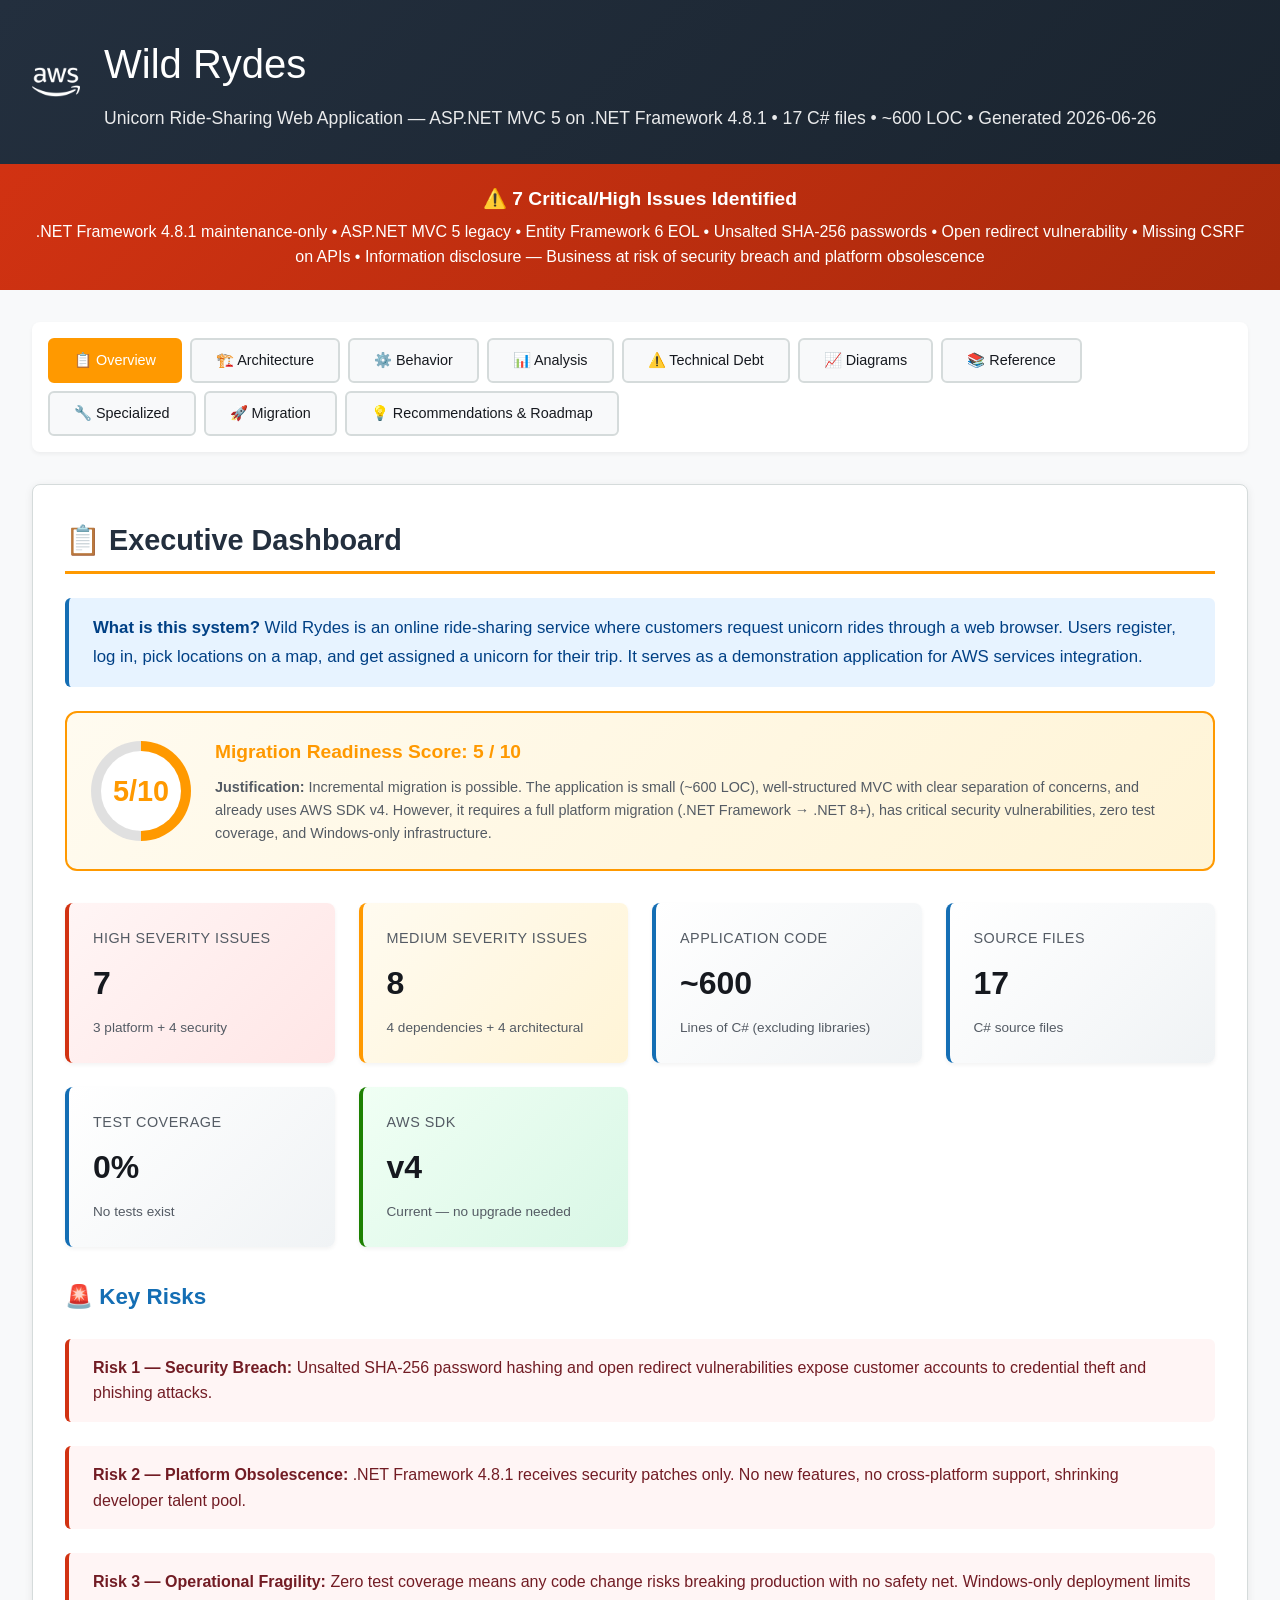
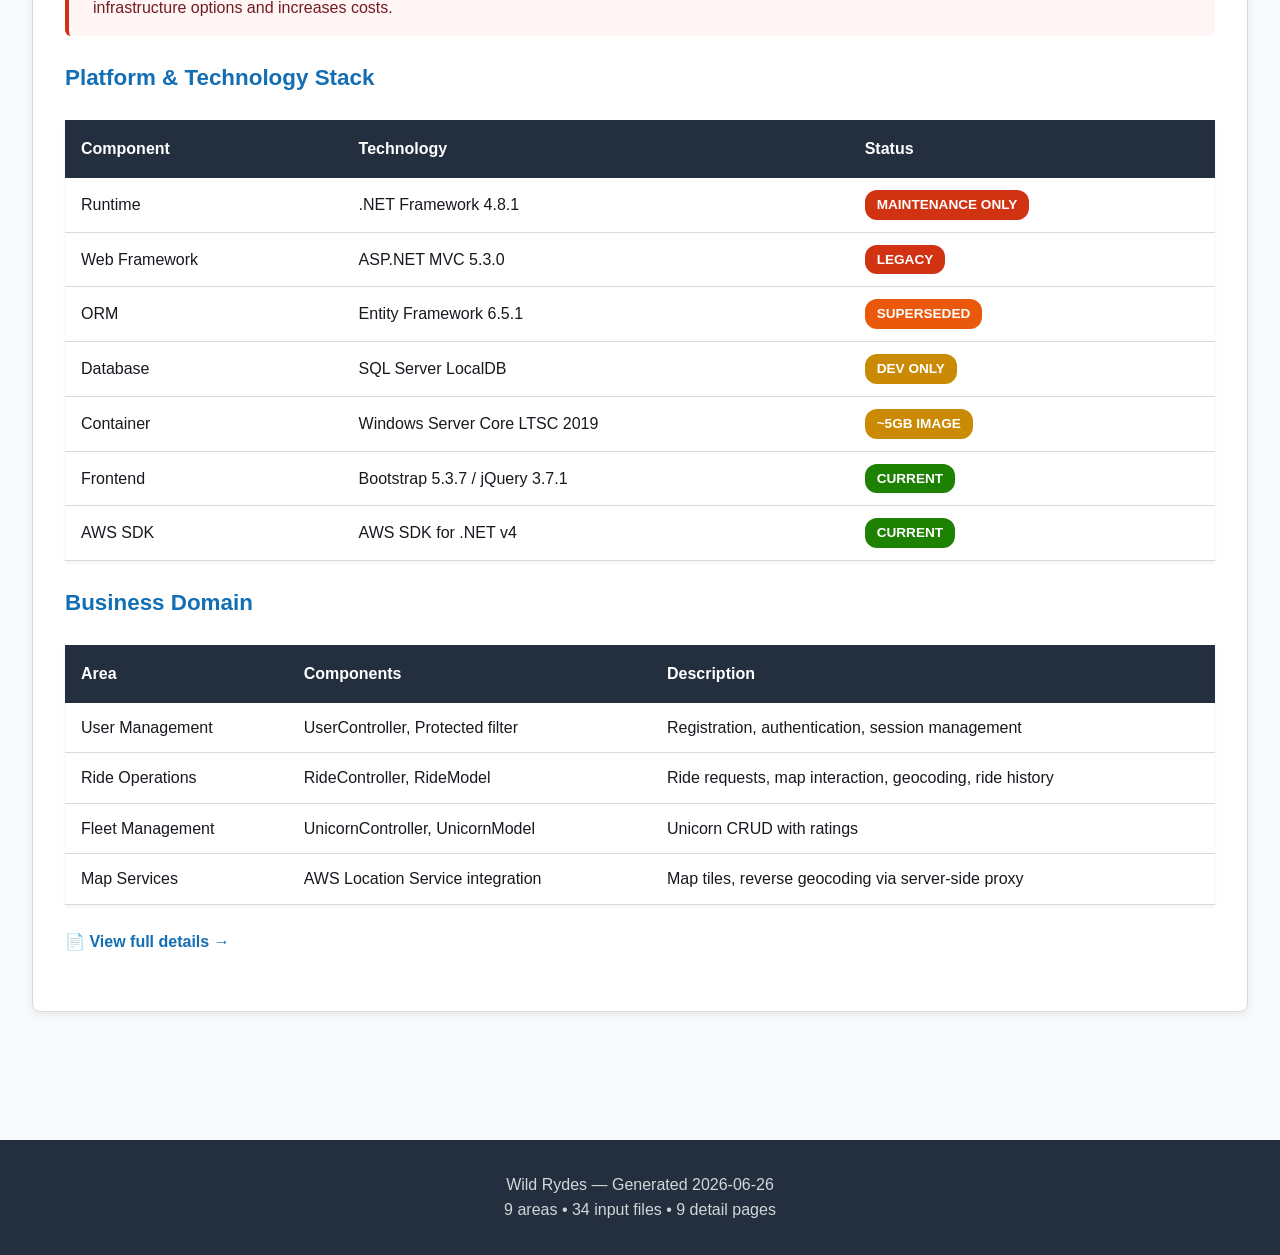
<file: atx-analysis-report/wildrydes/index.html>
<!DOCTYPE html>
<html lang="en">
<head>
<meta charset="UTF-8">
<meta name="viewport" content="width=device-width, initial-scale=1.0">
<title>Wild Rydes — Assessment Report</title>
<style>
/*
 * AWS Transform Assessment Report — CSS Styles (Single Source of Truth)
 * 
 * Complete CSS for assessment reports (index.html + details-*.html).
 * Include the contents of this file in a <style> tag in each generated HTML file.
 * Do NOT link to this file — each HTML must be self-contained with inline CSS.
 */

/* Skip Link (Accessibility) */
.skip-link{position:absolute;top:-100%;left:1rem;background:var(--accent);color:#fff;padding:.75rem 1.5rem;border-radius:0 0 6px 6px;z-index:2000;font-weight:600;text-decoration:none;transition:top .2s}
.skip-link:focus{top:0}

:root{--primary:#232f3e;--secondary:#ff9900;--accent:#146eb4;--success:#1d8102;--warning:#ff9900;--danger:#d13212;--bg:#f8f9fa;--card:#fff;--text:#16191f;--text2:#545b64;--border:#d5dbdb;--code-bg:#f4f4f4;--font:-apple-system,BlinkMacSystemFont,'Segoe UI',Roboto,sans-serif;--mono:'SF Mono','Fira Code','Courier New',monospace}
*,*::before,*::after{box-sizing:border-box;margin:0;padding:0}
html{scroll-behavior:smooth}
body{font-family:var(--font);line-height:1.6;color:var(--text);background:var(--bg)}

/* Header */
.header{background:linear-gradient(135deg,var(--primary),#1a242f);color:#fff;padding:2rem 0;box-shadow:0 2px 8px rgba(0,0,0,.1)}
.header-content{max-width:1400px;margin:0 auto;padding:0 2rem}
.header-logo{display:flex;align-items:center;gap:1.5rem}
.aws-logo{height:48px;width:auto;filter:brightness(0) invert(1)}
.header h1{font-size:2.5rem;font-weight:300;margin-bottom:.5rem}
.header .subtitle{font-size:1.1rem;opacity:.9}
.critical-banner{background:linear-gradient(135deg,var(--danger),#a82a0c);color:#fff;padding:1.25rem 2rem;text-align:center;font-weight:500}
.critical-banner strong{font-size:1.2rem;display:block;margin-bottom:.25rem}

/* Container & Navigation */
.container{max-width:1400px;margin:0 auto;padding:2rem}
.page-nav{background:var(--card);border-bottom:1px solid var(--border);padding:.5rem 2rem;display:flex;gap:.25rem;flex-wrap:wrap;max-width:1400px;margin:0 auto}
.page-nav a{padding:.5rem 1rem;color:var(--text2);text-decoration:none;font-size:.85rem;border-radius:4px;transition:all .2s}
.page-nav a:hover{background:var(--bg);color:var(--text)}
.page-nav a.current{background:var(--accent);color:#fff;font-weight:600}

/* Tab Navigation */
.nav-tabs{display:flex;gap:.5rem;margin-bottom:2rem;flex-wrap:wrap;background:#fff;padding:1rem;border-radius:8px;box-shadow:0 2px 4px rgba(0,0,0,.05)}
.nav-tab{padding:.75rem 1.5rem;background:var(--bg);border:2px solid var(--border);border-radius:6px;cursor:pointer;transition:all .3s;font-weight:500;color:var(--text);font-size:.9rem}
.nav-tab:hover{background:var(--accent);color:#fff;border-color:var(--accent);transform:translateY(-2px)}
.nav-tab:focus-visible{outline:3px solid var(--accent);outline-offset:2px}
.nav-tab.active{background:var(--secondary);color:#fff;border-color:var(--secondary)}
.tab-content{display:none}
.tab-content.active{display:block;animation:fadeIn .3s ease}
@keyframes fadeIn{from{opacity:0;transform:translateY(10px)}to{opacity:1;transform:translateY(0)}}

/* Cards */
.card{background:var(--card);border:1px solid var(--border);border-radius:8px;padding:2rem;margin-bottom:2rem;box-shadow:0 2px 8px rgba(0,0,0,.08)}
.card h2{color:var(--primary);margin-bottom:1.5rem;font-size:1.8rem;border-bottom:3px solid var(--secondary);padding-bottom:.5rem}
.card h3{color:var(--accent);margin:1.5rem 0 1rem;font-size:1.4rem}
.card h4{color:var(--text);margin:1rem 0 .5rem;font-size:1.1rem}

/* Stats Grid */
.stats-grid{display:grid;grid-template-columns:repeat(auto-fit,minmax(220px,1fr));gap:1.5rem;margin:2rem 0}
.stat-card{background:linear-gradient(135deg,var(--card),#f0f3f5);padding:1.5rem;border-radius:8px;border-left:4px solid var(--accent);box-shadow:0 2px 4px rgba(0,0,0,.05)}
.stat-card.critical{border-left-color:var(--danger);background:linear-gradient(135deg,#fff5f5,#ffe6e6)}
.stat-card.warning{border-left-color:var(--warning);background:linear-gradient(135deg,#fffbf0,#fff4d6)}
.stat-card.success{border-left-color:var(--success);background:linear-gradient(135deg,#f0fff4,#d9f7e6)}
.stat-label{font-size:.9rem;color:var(--text2);text-transform:uppercase;letter-spacing:.5px;margin-bottom:.5rem}
.stat-value{font-size:2rem;font-weight:700}
.stat-description{font-size:.85rem;color:var(--text2);margin-top:.5rem}

/* Badges */
.badge{display:inline-block;padding:.25rem .75rem;border-radius:12px;font-size:.85rem;font-weight:600;text-transform:uppercase}
.badge-critical{background:var(--danger);color:#fff}
.badge-high{background:#ea580c;color:#fff}
.badge-medium{background:#ca8a04;color:#fff}
.badge-low{background:var(--success);color:#fff}
.badge-info{background:var(--accent);color:#fff}

/* Tables (responsive) */
.table-wrap{overflow-x:auto;-webkit-overflow-scrolling:touch;margin:1.5rem 0}
table{width:100%;border-collapse:collapse;margin:1.5rem 0;background:#fff;box-shadow:0 2px 4px rgba(0,0,0,.05)}
th{background:var(--primary);color:#fff;padding:1rem;text-align:left;font-weight:600}
td{padding:.75rem 1rem;border-bottom:1px solid var(--border)}
tr:hover{background:var(--bg)}

/* Code */
pre{background:var(--code-bg);color:var(--text);padding:1rem;border-radius:6px;overflow-x:auto;font-family:var(--mono);font-size:.85rem;border-left:4px solid var(--accent);margin:1rem 0;white-space:pre-wrap}
code{font-family:var(--mono);font-size:.9em}
:not(pre)>code{background:#f1f5f9;padding:.1rem .35rem;border-radius:3px;color:#be185d}

/* Alerts */
.alert{padding:1rem 1.5rem;border-radius:6px;margin:1.5rem 0;border-left:4px solid}
.alert-danger{background:#fff5f5;border-left-color:var(--danger);color:#721c24}
.alert-warning{background:#fffbf0;border-left-color:var(--warning);color:#856404}
.alert-info{background:#e7f3ff;border-left-color:var(--accent);color:#004085}
.alert-success{background:#f0fff4;border-left-color:var(--success);color:#155724}

/* Diagrams */
.diagram-container{background:#fff;border:2px solid var(--border);border-radius:12px;padding:2rem;margin:1.5rem 0}
.diagram-title{font-size:1.1rem;font-weight:700;color:var(--primary);text-align:center;margin-bottom:1.5rem;text-transform:uppercase;letter-spacing:1px}
.diagram-layers{display:flex;flex-direction:column;align-items:center;gap:.5rem}
.diagram-layer{width:100%;max-width:600px;padding:1rem 1.5rem;border-radius:8px;text-align:center}
.layer-label{font-weight:700;font-size:.85rem;text-transform:uppercase;letter-spacing:.5px;margin-bottom:.5rem}
.layer-components{display:flex;gap:.75rem;justify-content:center;flex-wrap:wrap}
.component{background:rgba(255,255,255,.8);padding:.3rem .8rem;border-radius:4px;font-size:.85rem;border:1px solid rgba(0,0,0,.1)}
.layer-presentation{background:linear-gradient(135deg,#e7f3ff,#cce5ff);border:1px solid #99caff}
.layer-business{background:linear-gradient(135deg,#fff4e6,#ffe8cc);border:1px solid #ffcc80}
.layer-data{background:linear-gradient(135deg,#e6f9e6,#ccf2cc);border:1px solid #80d980}
.diagram-arrow{font-size:1.5rem;color:var(--text2);text-align:center}

/* Flow Diagrams */
.flow-diagram{display:flex;align-items:center;gap:.5rem;flex-wrap:wrap;justify-content:center;padding:1.5rem;background:#fff;border:2px solid var(--border);border-radius:12px;margin:1.5rem 0}
.flow-node{padding:.75rem 1.25rem;border-radius:8px;font-weight:600;font-size:.85rem;text-align:center;min-width:100px}
.flow-node.client{background:#e7f3ff;border:2px solid #146eb4;color:#146eb4}
.flow-node.service{background:#fff4e6;border:2px solid #ff9900;color:#232f3e}
.flow-node.database{background:#e6f9e6;border:2px solid #1d8102;color:#1d8102}
.flow-node.external{background:#f5f5f5;border:2px dashed #545b64;color:#545b64}
.flow-arrow{font-size:1.25rem;color:var(--text2)}

/* AWS Diagrams */
.aws-diagram{background:linear-gradient(135deg,#fafbfc,#f0f3f5);border:2px solid var(--border);border-radius:12px;padding:2rem;margin:1.5rem 0}
.aws-diagram .aws-region{border:2px dashed #146eb4;border-radius:8px;padding:1.5rem;margin:1rem 0;position:relative}
.aws-diagram .aws-region::before{content:attr(data-label);position:absolute;top:-.75rem;left:1rem;background:#fff;padding:0 .5rem;font-size:.75rem;color:#146eb4;font-weight:600}
.aws-diagram .aws-service{display:inline-flex;align-items:center;gap:.5rem;padding:.5rem 1rem;background:#fff;border:1px solid var(--border);border-radius:6px;margin:.25rem;font-size:.85rem;box-shadow:0 1px 3px rgba(0,0,0,.08)}
.aws-diagram .aws-service .icon{font-size:1.25rem}

/* Collapsible Sections */
.collapsible{margin-bottom:1rem;border:1px solid var(--border);border-radius:8px;overflow:hidden}
.collapsible-header{padding:.75rem 1rem;background:#f8fafc;cursor:pointer;font-weight:600;display:flex;align-items:center;justify-content:space-between}
.collapsible-header:hover{background:#f1f5f9}
.collapsible-header::after{content:'▶';font-size:.7rem;transition:transform .2s}
.collapsible-header.expanded::after{transform:rotate(90deg)}
.collapsible-content{display:none;padding:1.5rem;border-top:1px solid var(--border)}
.collapsible-content.show{display:block}

/* Links & Buttons */
.back-link{color:var(--accent);text-decoration:none;font-weight:600;display:inline-block;margin-bottom:1.5rem}
.back-link:hover{text-decoration:underline}
.btn{display:inline-block;padding:.75rem 1.5rem;background:linear-gradient(135deg,#667eea,#764ba2);color:#fff;text-decoration:none;border-radius:6px;font-weight:600;transition:opacity .3s}
.btn:hover{opacity:.9}

/* Lists */
ul,ol{margin:1rem 0 1rem 2rem}
li{margin:.5rem 0}

/* Footer */
.footer{background:var(--primary);color:#fff;text-align:center;padding:2rem;margin-top:4rem}
.footer p{opacity:.8}

/* Responsive */
@media(max-width:768px){.nav-tabs{flex-direction:column}.stats-grid{grid-template-columns:1fr}.header h1{font-size:1.8rem}.page-nav{flex-direction:column}.readiness-score{flex-direction:column;text-align:center}.flow-diagram{gap:.25rem}.flow-node{min-width:80px;font-size:.75rem;padding:.5rem .75rem}}

/* Print */
@media print{.nav-tabs,.page-nav{display:none}.tab-content{display:block!important}.collapsible-content{display:block!important}pre{white-space:pre-wrap}
.tab-content:not(#tab-overview){page-break-before:always}
:root{--primary:#232f3e;--bg:#fff;--card:#fff;--text:#16191f;--text2:#545b64;--border:#d5dbdb;--code-bg:#f4f4f4}
}

/* Readiness Score */
.readiness-score{display:flex;align-items:center;gap:1.5rem;padding:1.5rem;border-radius:12px;margin:1.5rem 0}
.readiness-score.low{background:linear-gradient(135deg,#fff5f5,#ffe6e6);border:2px solid var(--danger)}
.readiness-score.medium{background:linear-gradient(135deg,#fffbf0,#fff4d6);border:2px solid var(--warning)}
.readiness-score.high{background:linear-gradient(135deg,#f0fff4,#d9f7e6);border:2px solid var(--success)}
.readiness-score .score-circle{width:100px;height:100px;border-radius:50%;display:flex;align-items:center;justify-content:center;flex-shrink:0}
.readiness-score .score-inner{width:80px;height:80px;border-radius:50%;background:#fff;display:flex;align-items:center;justify-content:center;font-size:1.8rem;font-weight:700}
.readiness-score .score-details{flex:1}
.readiness-score .score-details h4{margin:0 0 .5rem;font-size:1.2rem}
.readiness-score .score-details p{margin:0;font-size:.9rem;color:var(--text2)}

/* Tree Diagram */
.tree-diagram{font-family:var(--mono);font-size:.85rem;line-height:1.8;background:var(--code-bg);padding:1.5rem;border-radius:8px;border-left:4px solid var(--accent);margin:1.5rem 0;overflow-x:auto;white-space:pre}

/* Blockquotes */
blockquote{border-left:4px solid var(--accent);padding:.75rem 1.25rem;margin:1rem 0;background:var(--bg);color:var(--text2);font-style:italic}

/* Mermaid Fallback (rendered as code block on detail pages) */
.mermaid-fallback{font-family:var(--mono);font-size:.85rem;line-height:1.6;background:var(--code-bg);padding:1.5rem;border-radius:8px;border-left:4px solid #7c3aed;margin:1.5rem 0;overflow-x:auto;white-space:pre}
.mermaid-label{display:inline-block;background:#7c3aed;color:#fff;font-size:.7rem;font-weight:600;padding:.15rem .5rem;border-radius:3px;margin-bottom:.5rem;text-transform:uppercase;letter-spacing:.5px}
</style>
</head>
<body>

<a href="#main-content" class="skip-link">Skip to main content</a>

<div class="header">
<div class="header-content">
<div class="header-logo">
<img src="aws-logo.png" alt="AWS" class="aws-logo">
<div>
<h1>Wild Rydes</h1>
<p class="subtitle">Unicorn Ride-Sharing Web Application — ASP.NET MVC 5 on .NET Framework 4.8.1 • 17 C# files • ~600 LOC • Generated 2026-06-26</p>
</div>
</div>
</div>
</div>

<div class="critical-banner">
<strong>⚠️ 7 Critical/High Issues Identified</strong>
.NET Framework 4.8.1 maintenance-only • ASP.NET MVC 5 legacy • Entity Framework 6 EOL • Unsalted SHA-256 passwords • Open redirect vulnerability • Missing CSRF on APIs • Information disclosure — Business at risk of security breach and platform obsolescence
</div>

<div class="container" id="main-content">

<div class="nav-tabs">
<button class="nav-tab active" data-tab-id="tab-overview">📋 Overview</button>
<button class="nav-tab" data-tab-id="tab-architecture">🏗️ Architecture</button>
<button class="nav-tab" data-tab-id="tab-behavior">⚙️ Behavior</button>
<button class="nav-tab" data-tab-id="tab-analysis">📊 Analysis</button>
<button class="nav-tab" data-tab-id="tab-technical-debt">⚠️ Technical Debt</button>
<button class="nav-tab" data-tab-id="tab-diagrams">📈 Diagrams</button>
<button class="nav-tab" data-tab-id="tab-reference">📚 Reference</button>
<button class="nav-tab" data-tab-id="tab-specialized">🔧 Specialized</button>
<button class="nav-tab" data-tab-id="tab-migration">🚀 Migration</button>
<button class="nav-tab" data-tab-id="tab-recommendations">💡 Recommendations & Roadmap</button>
</div>

<!-- TAB: Overview -->
<div class="tab-content active" id="tab-overview">
<div class="card">
<h2>📋 Executive Dashboard</h2>

<div class="alert alert-info" style="font-size:1.05rem;line-height:1.7">
<strong>What is this system?</strong> Wild Rydes is an online ride-sharing service where customers request unicorn rides through a web browser. Users register, log in, pick locations on a map, and get assigned a unicorn for their trip. It serves as a demonstration application for AWS services integration.
</div>

<div class="readiness-score medium">
<div class="score-circle" style="background:conic-gradient(var(--warning) 0% 50%,#e0e0e0 50% 100%)">
  <div class="score-inner" style="color:var(--warning)">5/10</div>
</div>
<div class="score-details">
  <h4 style="color:var(--warning)">Migration Readiness Score: 5 / 10</h4>
  <p><strong>Justification:</strong> Incremental migration is possible. The application is small (~600 LOC), well-structured MVC with clear separation of concerns, and already uses AWS SDK v4. However, it requires a full platform migration (.NET Framework → .NET 8+), has critical security vulnerabilities, zero test coverage, and Windows-only infrastructure.</p>
</div>
</div>

<div class="stats-grid">
<div class="stat-card critical"><div class="stat-label">High Severity Issues</div><div class="stat-value">7</div><div class="stat-description">3 platform + 4 security</div></div>
<div class="stat-card warning"><div class="stat-label">Medium Severity Issues</div><div class="stat-value">8</div><div class="stat-description">4 dependencies + 4 architectural</div></div>
<div class="stat-card"><div class="stat-label">Application Code</div><div class="stat-value">~600</div><div class="stat-description">Lines of C# (excluding libraries)</div></div>
<div class="stat-card"><div class="stat-label">Source Files</div><div class="stat-value">17</div><div class="stat-description">C# source files</div></div>
<div class="stat-card"><div class="stat-label">Test Coverage</div><div class="stat-value">0%</div><div class="stat-description">No tests exist</div></div>
<div class="stat-card success"><div class="stat-label">AWS SDK</div><div class="stat-value">v4</div><div class="stat-description">Current — no upgrade needed</div></div>
</div>

<h3>🚨 Key Risks</h3>
<div class="alert alert-danger"><strong>Risk 1 — Security Breach:</strong> Unsalted SHA-256 password hashing and open redirect vulnerabilities expose customer accounts to credential theft and phishing attacks.</div>
<div class="alert alert-danger"><strong>Risk 2 — Platform Obsolescence:</strong> .NET Framework 4.8.1 receives security patches only. No new features, no cross-platform support, shrinking developer talent pool.</div>
<div class="alert alert-danger"><strong>Risk 3 — Operational Fragility:</strong> Zero test coverage means any code change risks breaking production with no safety net. Windows-only deployment limits infrastructure options and increases costs.</div>

<h3>Platform &amp; Technology Stack</h3>
<table>
<tr><th>Component</th><th>Technology</th><th>Status</th></tr>
<tr><td>Runtime</td><td>.NET Framework 4.8.1</td><td><span class="badge badge-critical">Maintenance Only</span></td></tr>
<tr><td>Web Framework</td><td>ASP.NET MVC 5.3.0</td><td><span class="badge badge-critical">Legacy</span></td></tr>
<tr><td>ORM</td><td>Entity Framework 6.5.1</td><td><span class="badge badge-high">Superseded</span></td></tr>
<tr><td>Database</td><td>SQL Server LocalDB</td><td><span class="badge badge-medium">Dev Only</span></td></tr>
<tr><td>Container</td><td>Windows Server Core LTSC 2019</td><td><span class="badge badge-medium">~5GB Image</span></td></tr>
<tr><td>Frontend</td><td>Bootstrap 5.3.7 / jQuery 3.7.1</td><td><span class="badge badge-low">Current</span></td></tr>
<tr><td>AWS SDK</td><td>AWS SDK for .NET v4</td><td><span class="badge badge-low">Current</span></td></tr>
</table>

<h3>Business Domain</h3>
<table>
<tr><th>Area</th><th>Components</th><th>Description</th></tr>
<tr><td>User Management</td><td>UserController, Protected filter</td><td>Registration, authentication, session management</td></tr>
<tr><td>Ride Operations</td><td>RideController, RideModel</td><td>Ride requests, map interaction, geocoding, ride history</td></tr>
<tr><td>Fleet Management</td><td>UnicornController, UnicornModel</td><td>Unicorn CRUD with ratings</td></tr>
<tr><td>Map Services</td><td>AWS Location Service integration</td><td>Map tiles, reverse geocoding via server-side proxy</td></tr>
</table>

<p style="margin-top:1.5rem"><a href="details-overview.html" class="back-link">📄 View full details →</a></p>
</div>
</div>

<!-- TAB: Architecture -->
<div class="tab-content" id="tab-architecture">
<div class="card">
<h2>🏗️ Architecture Summary</h2>
<p>Traditional server-rendered monolithic MVC application. All components deploy as a single unit within IIS in a Windows Docker container. The architecture follows the classic Model-View-Controller pattern with Entity Framework 6 for data access and AWS SDK for external map services.</p>

<div class="stats-grid">
<div class="stat-card"><div class="stat-label">Controllers</div><div class="stat-value">4</div><div class="stat-description">Home, User, Ride, Unicorn</div></div>
<div class="stat-card"><div class="stat-label">Models</div><div class="stat-value">5</div><div class="stat-description">3 entities + Location + Rating</div></div>
<div class="stat-card"><div class="stat-label">Views</div><div class="stat-value">12</div><div class="stat-description">Razor .cshtml templates</div></div>
<div class="stat-card"><div class="stat-label">Design Patterns</div><div class="stat-value">6</div><div class="stat-description">MVC, Repository, Filter, Proxy, etc.</div></div>
<div class="stat-card warning"><div class="stat-label">Anti-Patterns</div><div class="stat-value">5</div><div class="stat-description">Tight coupling, fat controller, etc.</div></div>
</div>

<div class="diagram-container">
<div class="diagram-title">Application Architecture</div>
<div class="diagram-layers">
<div class="diagram-layer layer-presentation"><div class="layer-label">Presentation Layer</div><div class="layer-components"><span class="component">Razor Views (12)</span><span class="component">Bootstrap 5</span><span class="component">jQuery</span><span class="component">Leaflet.js</span></div></div>
<div class="diagram-arrow">⬇</div>
<div class="diagram-layer layer-business"><div class="layer-label">Business Logic Layer</div><div class="layer-components"><span class="component">HomeController</span><span class="component">UserController</span><span class="component">RideController</span><span class="component">UnicornController</span></div></div>
<div class="diagram-arrow">⬇</div>
<div class="diagram-layer layer-data"><div class="layer-label">Data Access Layer</div><div class="layer-components"><span class="component">DefaultContext (EF6)</span><span class="component">SQL Server LocalDB</span><span class="component">AWS Location SDK</span></div></div>
</div>
</div>

<h3>Design Patterns Identified</h3>
<table>
<tr><th>Pattern</th><th>Usage</th><th>Assessment</th></tr>
<tr><td>Model-View-Controller</td><td>Primary application pattern</td><td><span class="badge badge-info">Standard</span></td></tr>
<tr><td>Repository (Implicit)</td><td>DefaultContext as unit-of-work via EF6 DbSet</td><td><span class="badge badge-medium">No Abstraction</span></td></tr>
<tr><td>Action Filter</td><td>Protected attribute for auth enforcement</td><td><span class="badge badge-info">Good</span></td></tr>
<tr><td>Complex Type (Value Object)</td><td>Location embedded in RideModel</td><td><span class="badge badge-info">Standard EF6</span></td></tr>
<tr><td>Proxy</td><td>GetMapTile proxies AWS Location tiles</td><td><span class="badge badge-info">Security Best Practice</span></td></tr>
<tr><td>Seed Data</td><td>EF6 migrations Configuration.Seed()</td><td><span class="badge badge-medium">Hardcoded Credentials</span></td></tr>
</table>

<h3>Anti-Patterns Detected</h3>
<table>
<tr><th>Anti-Pattern</th><th>Location</th><th>Severity</th></tr>
<tr><td>Tight Coupling / No DI</td><td>All controllers instantiate dependencies directly</td><td><span class="badge badge-medium">Medium</span></td></tr>
<tr><td>Fat Controller</td><td>RideController handles rides, map tiles, geocoding, user lookup</td><td><span class="badge badge-medium">Medium</span></td></tr>
<tr><td>Anemic Domain Model</td><td>Models are data containers with no business logic</td><td><span class="badge badge-low">Low</span></td></tr>
<tr><td>Security Through Obscurity</td><td>Password hashing duplicated in 2 locations</td><td><span class="badge badge-high">High</span></td></tr>
<tr><td>Mixed Auth Enforcement</td><td>Some use [Protected], others check session manually</td><td><span class="badge badge-medium">Medium</span></td></tr>
</table>

<p style="margin-top:1.5rem"><a href="details-architecture.html" class="back-link">📄 View full details →</a></p>
</div>
</div>

<!-- TAB: Behavior -->
<div class="tab-content" id="tab-behavior">
<div class="card">
<h2>⚙️ Business Logic &amp; Workflows</h2>

<div class="stats-grid">
<div class="stat-card"><div class="stat-label">Workflows</div><div class="stat-value">5</div><div class="stat-description">Registration, Login, Ride Request, History, Fleet Mgmt</div></div>
<div class="stat-card"><div class="stat-label">Decision Points</div><div class="stat-value">12</div><div class="stat-description">Auth checks, validation, error handling</div></div>
<div class="stat-card"><div class="stat-label">Error Handlers</div><div class="stat-value">4</div><div class="stat-description">Try-catch + global filter</div></div>
<div class="stat-card warning"><div class="stat-label">Missing Validations</div><div class="stat-value">4</div><div class="stat-description">Lat/lng range, null unicorn, null user, no transactions</div></div>
</div>

<h3>Ride Request Workflow</h3>
<div class="flow-diagram">
<div class="flow-node client">User Opens Map</div>
<span class="flow-arrow">→</span>
<div class="flow-node service">Geolocate + Geocode</div>
<span class="flow-arrow">→</span>
<div class="flow-node service">Select Destination</div>
<span class="flow-arrow">→</span>
<div class="flow-node service">Confirm Ride</div>
<span class="flow-arrow">→</span>
<div class="flow-node database">Save to DB</div>
<span class="flow-arrow">→</span>
<div class="flow-node external">Return Unicorn</div>
</div>

<h3>Core Workflows (5 Total)</h3>
<table>
<tr><th>Workflow</th><th>Entry Point</th><th>Steps</th><th>Critical Path</th></tr>
<tr><td>User Registration</td><td>GET/POST /User/Create</td><td>Validate → Hash → Save → Redirect</td><td>No</td></tr>
<tr><td>User Login</td><td>GET/POST /User/Login</td><td>Validate → Lookup → Compare → Set Session</td><td>Yes — auth gate</td></tr>
<tr><td>Ride Request</td><td>POST /Ride/CreateRide</td><td>Auth → User Lookup → Random Unicorn → Save</td><td>Yes — core business</td></tr>
<tr><td>Ride History</td><td>GET /Ride/Index</td><td>Auth → User Lookup → Query Rides → Render</td><td>No</td></tr>
<tr><td>Unicorn CRUD</td><td>/Unicorn/*</td><td>Auth → List/Create/Delete</td><td>No</td></tr>
</table>

<h3>Error Handling Patterns</h3>
<div class="alert alert-warning"><strong>Mixed Strategy:</strong> The application uses 3 different error handling approaches — global HandleErrorAttribute for unhandled exceptions, try-catch with JSON error responses in API endpoints, and null checks with HTTP status codes. Exception messages are leaked to clients in CreateRide (information disclosure).</div>

<table>
<tr><th>Component</th><th>Pattern</th><th>Issue</th></tr>
<tr><td>RideController.CreateRide</td><td>Try-catch → JSON error</td><td>Exposes ex.Message to client</td></tr>
<tr><td>RideController.GetMapTile</td><td>Typed catch → HTTP status</td><td>Swallows exception details</td></tr>
<tr><td>RideController.ReverseGeocode</td><td>Graceful degradation</td><td>Falls back to coordinates</td></tr>
<tr><td>Global</td><td>HandleErrorAttribute</td><td>Generic error page, no logging</td></tr>
</table>

<p style="margin-top:1.5rem"><a href="details-behavior.html" class="back-link">📄 View full details →</a></p>
</div>
</div>

<!-- TAB: Analysis -->
<div class="tab-content" id="tab-analysis">
<div class="card">
<h2>📊 Code Analysis</h2>

<div class="stats-grid">
<div class="stat-card"><div class="stat-label">Application LOC</div><div class="stat-value">~600</div><div class="stat-description">C# lines (excluding bundled libraries)</div></div>
<div class="stat-card"><div class="stat-label">Largest File</div><div class="stat-value">175</div><div class="stat-description">RideController.cs — lines</div></div>
<div class="stat-card warning"><div class="stat-label">Security Findings</div><div class="stat-value">5</div><div class="stat-description">2 High, 2 Medium, 1 Low</div></div>
<div class="stat-card"><div class="stat-label">NuGet Packages</div><div class="stat-value">28</div><div class="stat-description">+ 2 CDN dependencies</div></div>
</div>

<h3>Complexity Distribution</h3>
<table>
<tr><th>Tier</th><th>Range</th><th>Count</th><th>%</th><th>Risk</th></tr>
<tr><td>🔴 Medium-High</td><td>CC 5</td><td>2</td><td>14%</td><td><span class="badge badge-high">Elevated</span></td></tr>
<tr><td>🟡 Low-Medium</td><td>CC 3-4</td><td>2</td><td>14%</td><td><span class="badge badge-medium">Moderate</span></td></tr>
<tr><td>🟢 Low</td><td>CC 1-2</td><td>10</td><td>72%</td><td><span class="badge badge-low">Minimal</span></td></tr>
</table>

<h3>Code Metrics Comparison Table</h3>
<table>
<tr><th>Metric</th><th>Wild Rydes</th><th>Industry Threshold</th><th>Assessment</th></tr>
<tr><td>Max Cyclomatic Complexity</td><td>5</td><td>&lt;10 good, &gt;20 critical</td><td><span class="badge badge-low">Good</span></td></tr>
<tr><td>Test Coverage</td><td>0%</td><td>&gt;80% recommended</td><td><span class="badge badge-critical">Critical</span></td></tr>
<tr><td>Code Duplication</td><td>3 patterns</td><td>0 ideal</td><td><span class="badge badge-medium">Moderate</span></td></tr>
<tr><td>Dependency Count</td><td>28 NuGet + 2 CDN</td><td>Context-dependent</td><td><span class="badge badge-info">Acceptable</span></td></tr>
</table>

<h3>Security Assessment</h3>
<div class="alert alert-danger">🔴 <strong>Unsalted SHA-256 Password Hashing</strong> — Passwords vulnerable to rainbow table attacks. Must replace with bcrypt/PBKDF2 with per-user salt.</div>
<div class="alert alert-danger">🔴 <strong>Open Redirect Vulnerability</strong> — Login redirects to unvalidated user-supplied URL via <code>?or=</code> parameter. Enables phishing attacks.</div>
<div class="alert alert-warning">🟠 <strong>Missing CSRF on API Endpoints</strong> — CreateRide and ReverseGeocode lack anti-forgery token validation. Cross-site request forgery possible.</div>
<div class="alert alert-warning">🟠 <strong>Information Disclosure</strong> — Exception messages returned to client in CreateRide catch block. May leak internal system details.</div>
<div class="alert alert-info">🔵 <strong>Hardcoded Credentials in Seed Data</strong> — Default user credentials in source code (user@unicornrides.aws / Passw0rd). Risk if seed runs in production.</div>

<h3>External Dependencies — By Category</h3>
<div class="alert alert-warning"><strong>⚠️ 6 dependency categories</strong> — totaling 30+ external components.</div>
<table>
<tr><th>Category</th><th>Count</th><th>Key Components</th><th>Risk</th></tr>
<tr><td>AWS SDK</td><td>4</td><td>Core, Cognito, Location, STS</td><td><span class="badge badge-low">Current</span></td></tr>
<tr><td>Web Framework</td><td>5</td><td>MVC 5, Razor, WebPages, Optimization, Infrastructure</td><td><span class="badge badge-critical">Legacy</span></td></tr>
<tr><td>Data Access</td><td>1</td><td>Entity Framework 6.5.1</td><td><span class="badge badge-high">Superseded</span></td></tr>
<tr><td>Frontend</td><td>4</td><td>Bootstrap, jQuery, Validation, Modernizr</td><td><span class="badge badge-low">Mostly Current</span></td></tr>
<tr><td>Runtime Polyfills</td><td>8</td><td>System.Buffers, Memory, Text.Json, etc.</td><td><span class="badge badge-info">Required for AWS SDK</span></td></tr>
<tr><td>Build/Tooling</td><td>4</td><td>WebGrease, Antlr, CodeDom, Newtonsoft</td><td><span class="badge badge-medium">Some Obsolete</span></td></tr>
</table>

<p style="margin-top:1.5rem"><a href="details-analysis.html" class="back-link">📄 View full details →</a></p>
</div>
</div>

<!-- TAB: Technical Debt -->
<div class="tab-content" id="tab-technical-debt">
<div class="card">
<h2>⚠️ Technical Debt Assessment</h2>

<div class="stats-grid">
<div class="stat-card critical"><div class="stat-label">High Severity</div><div class="stat-value">7</div><div class="stat-description">Platform + Security issues</div></div>
<div class="stat-card warning"><div class="stat-label">Medium Severity</div><div class="stat-value">8</div><div class="stat-description">Dependencies + Architecture</div></div>
<div class="stat-card"><div class="stat-label">Low Severity</div><div class="stat-value">3</div><div class="stat-description">Code quality issues</div></div>
<div class="stat-card"><div class="stat-label">Total Debt Items</div><div class="stat-value">18</div><div class="stat-description">Across all severity levels</div></div>
</div>

<h3>Technical Debt Inventory</h3>
<table>
<tr><th>Severity</th><th>Category</th><th>Issue</th><th>Impact</th></tr>
<tr><td><span class="badge badge-critical">High</span></td><td>Runtime</td><td>.NET Framework 4.8.1 — maintenance-only</td><td>Windows-only, no new features</td></tr>
<tr><td><span class="badge badge-critical">High</span></td><td>Framework</td><td>ASP.NET MVC 5 — legacy, no development</td><td>No middleware, no DI built-in</td></tr>
<tr><td><span class="badge badge-critical">High</span></td><td>ORM</td><td>Entity Framework 6.5.1 — superseded</td><td>Missing perf features, no cross-platform</td></tr>
<tr><td><span class="badge badge-critical">High</span></td><td>Security</td><td>SHA-256 without salt</td><td>Rainbow table vulnerability</td></tr>
<tr><td><span class="badge badge-critical">High</span></td><td>Security</td><td>Open redirect in login</td><td>Phishing attack vector</td></tr>
<tr><td><span class="badge badge-critical">High</span></td><td>Security</td><td>Missing CSRF on APIs</td><td>Cross-site request forgery</td></tr>
<tr><td><span class="badge badge-critical">High</span></td><td>Security</td><td>Information disclosure</td><td>Exception messages leaked to client</td></tr>
<tr><td><span class="badge badge-medium">Medium</span></td><td>Dependencies</td><td>Modernizr 2.8.3 (2014)</td><td>Unnecessary payload</td></tr>
<tr><td><span class="badge badge-medium">Medium</span></td><td>Dependencies</td><td>WebGrease 1.6.0 — obsolete</td><td>Unmaintained code</td></tr>
<tr><td><span class="badge badge-medium">Medium</span></td><td>Dependencies</td><td>Antlr 3.5.0.2 — very old</td><td>Transitive via WebGrease</td></tr>
<tr><td><span class="badge badge-medium">Medium</span></td><td>Dependencies</td><td>Leaflet.js 1.7.1 — outdated</td><td>Missing bug fixes</td></tr>
<tr><td><span class="badge badge-medium">Medium</span></td><td>Architecture</td><td>No dependency injection</td><td>Tight coupling, untestable</td></tr>
<tr><td><span class="badge badge-medium">Medium</span></td><td>Infrastructure</td><td>Windows-only Docker (~5GB)</td><td>Cost, limited orchestration</td></tr>
<tr><td><span class="badge badge-medium">Medium</span></td><td>Architecture</td><td>Mixed API patterns</td><td>JSON + HTML from same controllers</td></tr>
<tr><td><span class="badge badge-medium">Medium</span></td><td>Infrastructure</td><td>SQL Server LocalDB</td><td>Dev-only, no HA/DR</td></tr>
<tr><td><span class="badge badge-low">Low</span></td><td>Testing</td><td>Zero test coverage</td><td>High-risk changes</td></tr>
<tr><td><span class="badge badge-low">Low</span></td><td>Code Quality</td><td>Duplicated password hashing</td><td>Maintenance burden</td></tr>
<tr><td><span class="badge badge-low">Low</span></td><td>Code Quality</td><td>Inconsistent auth enforcement</td><td>Security gaps</td></tr>
</table>

<h3>Risk Matrix</h3>
<table>
<tr><th>Issue</th><th>Likelihood</th><th>Impact</th><th>Priority</th></tr>
<tr><td>Password breach via rainbow table</td><td>High</td><td>Critical</td><td><span class="badge badge-critical">Immediate</span></td></tr>
<tr><td>Open redirect phishing attack</td><td>High</td><td>High</td><td><span class="badge badge-critical">Immediate</span></td></tr>
<tr><td>Platform EOL blocking features</td><td>Certain</td><td>High</td><td><span class="badge badge-high">High</span></td></tr>
<tr><td>Production failure with no tests</td><td>Medium</td><td>High</td><td><span class="badge badge-medium">Medium</span></td></tr>
</table>

<p style="margin-top:1.5rem"><a href="details-technical-debt.html" class="back-link">📄 View full details →</a></p>
</div>
</div>

<!-- TAB: Diagrams -->
<div class="tab-content" id="tab-diagrams">
<div class="card">
<h2>📈 System Diagrams</h2>

<div class="stats-grid">
<div class="stat-card"><div class="stat-label">Data Entities</div><div class="stat-value">3</div><div class="stat-description">Users, Unicorns, Rides</div></div>
<div class="stat-card"><div class="stat-label">Controllers</div><div class="stat-value">4</div><div class="stat-description">Application components</div></div>
<div class="stat-card"><div class="stat-label">External Services</div><div class="stat-value">3</div><div class="stat-description">Cognito, Location Maps, Location Places</div></div>
<div class="stat-card"><div class="stat-label">Security Zones</div><div class="stat-value">3</div><div class="stat-description">Public, Protected, AWS Service</div></div>
</div>

<h3>Entity Relationship Diagram</h3>
<pre class="mermaid">
erDiagram
    USERS ||--o{ RIDES : "requests"
    UNICORNS ||--o{ RIDES : "assigned to"
    USERS {
        string Id PK
        string Email
        string Password
    }
    UNICORNS {
        string Id PK
        string Name
        string Color
        string Description
        int Rating
    }
    RIDES {
        string Id PK
        string UnicornId FK
        string UserId FK
        datetime DateTime
        float PickupLatitude
        float PickupLongitude
        string PickupAddress
        float DestLatitude
        float DestLongitude
        string DestAddress
        int NumberOfPassengers
        string Status
        int Rating
    }
</pre>

<h3>User Login Sequence</h3>
<pre class="mermaid">
sequenceDiagram
    actor User
    participant Browser
    participant UserCtrl as UserController
    participant DB as Database
    User->>Browser: Enter credentials
    Browser->>UserCtrl: POST Login
    UserCtrl->>DB: Find user by email
    DB-->>UserCtrl: User record
    UserCtrl->>UserCtrl: Compare password hash
    UserCtrl-->>Browser: Set session redirect
    Browser-->>User: Authenticated
</pre>

<h3>Ride Request Sequence</h3>
<pre class="mermaid">
sequenceDiagram
    actor User
    participant Browser
    participant RideCtrl as RideController
    participant DB as Database
    participant AWS as AWS Location
    User->>Browser: Click destination on map
    Browser->>RideCtrl: POST CreateRide
    RideCtrl->>RideCtrl: Check session
    RideCtrl->>DB: Find user by email
    DB-->>RideCtrl: User entity
    RideCtrl->>DB: Random unicorn selection
    DB-->>RideCtrl: Unicorn entity
    RideCtrl->>DB: Save new ride
    DB-->>RideCtrl: Saved
    RideCtrl-->>Browser: JSON ride details
</pre>

<h3>Component Dependency Diagram</h3>
<pre class="mermaid">
flowchart TD
    HC["HomeController"] --> V["Views (Razor)"]
    UC["UserController"] --> DC["DefaultContext"]
    RC["RideController"] --> DC
    RC --> AWS["AWS SDK Client"]
    UNC["UnicornController"] --> DC
    DC --> UM["UserModel"]
    DC --> UNM["UnicornModel"]
    DC --> RM["RideModel"]
    AWS --> COG["Cognito Identity"]
    AWS --> LOC["Location Service"]
    PF["Protected Filter"] -.-> UC
    PF -.-> RC
    PF -.-> UNC
</pre>

<h3>Application Data Flow</h3>
<div class="flow-diagram">
<div class="flow-node client">Browser</div>
<span class="flow-arrow">→</span>
<div class="flow-node service">IIS / MVC Router</div>
<span class="flow-arrow">→</span>
<div class="flow-node service">Controllers</div>
<span class="flow-arrow">→</span>
<div class="flow-node database">EF6 / SQL Server</div>
</div>

<p style="margin-top:1.5rem"><a href="details-diagrams.html" class="back-link">📄 View full details →</a></p>
</div>
</div>

<!-- TAB: Reference -->
<div class="tab-content" id="tab-reference">
<div class="card">
<h2>📚 Reference &amp; Data Models</h2>

<div class="stats-grid">
<div class="stat-card"><div class="stat-label">Database Tables</div><div class="stat-value">3</div><div class="stat-description">Users, Unicorns, Rides</div></div>
<div class="stat-card"><div class="stat-label">Total Columns</div><div class="stat-value">23</div><div class="stat-description">Across all tables</div></div>
<div class="stat-card"><div class="stat-label">API Endpoints</div><div class="stat-value">14</div><div class="stat-description">10 MVC + 3 JSON + 1 binary</div></div>
<div class="stat-card"><div class="stat-label">Modules</div><div class="stat-value">6</div><div class="stat-description">Auth, Ride, Fleet, Data, Config, Presentation</div></div>
<div class="stat-card"><div class="stat-label">Namespaces</div><div class="stat-value">5</div><div class="stat-description">Controllers, Models, Context, Decorators, Migrations</div></div>
<div class="stat-card"><div class="stat-label">Foreign Keys</div><div class="stat-value">2</div><div class="stat-description">Rides → Users, Rides → Unicorns</div></div>
</div>

<h3>Data Model Summary</h3>
<table>
<tr><th>Entity</th><th>Table</th><th>Columns</th><th>Key Relationships</th></tr>
<tr><td>UserModel</td><td>Users</td><td>3 (Id, Email, Password)</td><td>1:N with Rides</td></tr>
<tr><td>UnicornModel</td><td>Unicorns</td><td>5 (Id, Name, Color, Description, Rating)</td><td>1:N with Rides</td></tr>
<tr><td>RideModel</td><td>Rides</td><td>15 (incl. Location complex types)</td><td>FK to Users, FK to Unicorns</td></tr>
</table>

<h3>JSON API Contracts</h3>
<table>
<tr><th>Endpoint</th><th>Method</th><th>Auth</th><th>Request</th><th>Response</th></tr>
<tr><td>/Ride/CreateRide</td><td>POST</td><td>Session</td><td>pickupLat, pickupLng, destLat, destLng, passengers</td><td>JSON: rideId, unicornName, unicornColor</td></tr>
<tr><td>/Ride/ReverseGeocode</td><td>POST</td><td>None</td><td>lat, lng</td><td>JSON: success, address</td></tr>
<tr><td>/Ride/GetMapTile/z/x/y</td><td>GET</td><td>None</td><td>URL path params</td><td>image/png binary</td></tr>
</table>

<h3>Module Organization</h3>
<table>
<tr><th>Module</th><th>Files</th><th>External Dependencies</th></tr>
<tr><td>Authentication</td><td>UserController.cs, Protected.cs</td><td>SHA256</td></tr>
<tr><td>Ride Management</td><td>RideController.cs, RideModel.cs</td><td>AWS SDK (Location, Cognito)</td></tr>
<tr><td>Fleet Management</td><td>UnicornController.cs, UnicornModel.cs</td><td>None beyond EF6</td></tr>
<tr><td>Data Access</td><td>DefaultContext.cs, all Models</td><td>Entity Framework 6</td></tr>
<tr><td>Configuration</td><td>BundleConfig, FilterConfig, RouteConfig, Global.asax</td><td>ASP.NET MVC</td></tr>
<tr><td>Presentation</td><td>12 Razor views</td><td>Bootstrap, jQuery, Leaflet.js</td></tr>
</table>

<p style="margin-top:1.5rem"><a href="details-reference.html" class="back-link">📄 View full details →</a></p>
</div>
</div>

<!-- TAB: Specialized -->
<div class="tab-content" id="tab-specialized">
<div class="card">
<h2>🔧 Specialized — AWS Integration &amp; Infrastructure</h2>

<div class="stats-grid">
<div class="stat-card"><div class="stat-label">AWS Services</div><div class="stat-value">3</div><div class="stat-description">Cognito, Location Maps, Location Places</div></div>
<div class="stat-card"><div class="stat-label">Database Patterns</div><div class="stat-value">4</div><div class="stat-description">Lookup, Random Select, Eager Load, CRUD</div></div>
<div class="stat-card"><div class="stat-label">Config Settings</div><div class="stat-value">4</div><div class="stat-description">Region, Cognito Pool, Map Name, Place Index</div></div>
<div class="stat-card"><div class="stat-label">Docker Image Size</div><div class="stat-value">~5GB</div><div class="stat-description">Windows Server Core base</div></div>
<div class="stat-card warning"><div class="stat-label">Placeholder Configs</div><div class="stat-value">3</div><div class="stat-description">AWS values not set for production</div></div>
</div>

<h3>AWS Integration Architecture</h3>
<table>
<tr><th>Service</th><th>SDK Package</th><th>Usage</th><th>Configuration</th></tr>
<tr><td>Cognito Identity</td><td>AWSSDK.CognitoIdentity 4.0.0.15</td><td>Temporary credentials for Location access</td><td>Identity Pool ID in Web.config</td></tr>
<tr><td>Location Service - Maps</td><td>AWSSDK.LocationService 4.0.1</td><td>Map tile imagery via server proxy</td><td>Map Name in Web.config</td></tr>
<tr><td>Location Service - Places</td><td>AWSSDK.LocationService 4.0.1</td><td>Reverse geocoding (coords → address)</td><td>Place Index in Web.config</td></tr>
<tr><td>STS</td><td>AWSSDK.SecurityToken 4.0.1.6</td><td>Implicit via Cognito credential exchange</td><td>Automatic</td></tr>
</table>

<h3>Database Query Patterns</h3>
<div class="collapsible">
<div class="collapsible-header">User Lookup by Email (Used in Login + Ride creation)</div>
<div class="collapsible-content">
<pre>db.Users.FirstOrDefault(u => u.Email == userEmail)
// Generates: SELECT TOP(1) * FROM Users WHERE Email = @p0</pre>
</div>
</div>
<div class="collapsible">
<div class="collapsible-header">Random Unicorn Selection (Race condition risk)</div>
<div class="collapsible-content">
<pre>var skip = rand.Next(0, db.Unicorns.Count());
var unicorn = db.Unicorns.OrderBy(x => Guid.NewGuid()).Skip(skip).FirstOrDefault();
// Issue: Two DB round-trips, count may change between queries</pre>
</div>
</div>
<div class="collapsible">
<div class="collapsible-header">Ride History with Eager Loading</div>
<div class="collapsible-content">
<pre>db.Rides.Include(r => r.Unicorn).Include(r => r.User)
    .Where(r => r.UserId == user.Id).OrderBy(r => r.DateTime).ToList();</pre>
</div>
</div>

<h3>Infrastructure Details</h3>
<table>
<tr><th>Aspect</th><th>Current</th><th>Issue</th></tr>
<tr><td>Base Image</td><td>mcr.microsoft.com/dotnet/framework/aspnet:4.8-windowsservercore-ltsc2019</td><td>~5GB, Windows hosts only</td></tr>
<tr><td>Web Server</td><td>IIS (built-in)</td><td>Windows-only</td></tr>
<tr><td>Database</td><td>SQL Server LocalDB (in-container)</td><td>Single-user, not production-ready</td></tr>
<tr><td>NuGet</td><td>Committed binaries in references/</td><td>Bloated repo, manual updates</td></tr>
</table>

<p style="margin-top:1.5rem"><a href="details-specialized.html" class="back-link">📄 View full details →</a></p>
</div>
</div>

<!-- TAB: Migration -->
<div class="tab-content" id="tab-migration">
<div class="card">
<h2>🚀 Migration Planning</h2>

<div class="stats-grid">
<div class="stat-card"><div class="stat-label">Migration Phases</div><div class="stat-value">6</div><div class="stat-description">Foundation → Infra → Cross-cutting → Controllers → Views → Deploy</div></div>
<div class="stat-card"><div class="stat-label">Components to Migrate</div><div class="stat-value">14</div><div class="stat-description">Models, Context, Config, Auth, Routes, Controllers, Views, Docker</div></div>
<div class="stat-card"><div class="stat-label">Test Cases Needed</div><div class="stat-value">30</div><div class="stat-description">Unit + Integration specifications</div></div>
<div class="stat-card"><div class="stat-label">Validation Gates</div><div class="stat-value">4</div><div class="stat-description">Functional, Security, Performance, Deployment</div></div>
<div class="stat-card"><div class="stat-label">Critical Path Depth</div><div class="stat-value">6</div><div class="stat-description">Models → Context → Config → Auth → Controllers → Views</div></div>
<div class="stat-card warning"><div class="stat-label">Circular Dependencies</div><div class="stat-value">0</div><div class="stat-description">Clean dependency graph</div></div>
</div>

<h3>Critical Path Visualization</h3>
<div class="flow-diagram">
<div class="flow-node database">Models</div>
<span class="flow-arrow">→</span>
<div class="flow-node database">DbContext</div>
<span class="flow-arrow">→</span>
<div class="flow-node service">Configuration</div>
<span class="flow-arrow">→</span>
<div class="flow-node service">Authentication</div>
<span class="flow-arrow">→</span>
<div class="flow-node service">Controllers</div>
<span class="flow-arrow">→</span>
<div class="flow-node client">Views</div>
</div>

<h3>Migration Phases</h3>
<table>
<tr><th>Phase</th><th>Components</th><th>Priority</th><th>Description</th></tr>
<tr><td>1. Foundation</td><td>Models (3), DbContext (1)</td><td><span class="badge badge-critical">Critical Path</span></td><td>Port entities to EF Core, update annotations</td></tr>
<tr><td>2. Infrastructure</td><td>Web.config → appsettings.json, Program.cs</td><td><span class="badge badge-high">High</span></td><td>Replace XML config with JSON, build new startup</td></tr>
<tr><td>3. Cross-Cutting</td><td>Auth middleware, Routing</td><td><span class="badge badge-high">High</span></td><td>Replace [Protected] with [Authorize], add DI</td></tr>
<tr><td>4. Controllers</td><td>Home, Unicorn, User, Ride (complexity order)</td><td><span class="badge badge-medium">Medium</span></td><td>Port actions to ASP.NET Core patterns</td></tr>
<tr><td>5. Views</td><td>Layout, 12 Razor templates</td><td><span class="badge badge-medium">Medium</span></td><td>Update tag helpers, remove @Styles.Render</td></tr>
<tr><td>6. Deployment</td><td>Dockerfile, Database</td><td><span class="badge badge-info">Final</span></td><td>Switch to Linux image, configure prod DB</td></tr>
</table>

<h3>Test Specifications by Component</h3>
<table>
<tr><th>Component</th><th>Test Cases</th><th>Critical Checks</th></tr>
<tr><td>UserController</td><td>8</td><td>Login success/failure, password hashing, session management</td></tr>
<tr><td>RideController</td><td>10</td><td>Auth checks, ride creation, geocoding, map tiles</td></tr>
<tr><td>UnicornController</td><td>8</td><td>CRUD operations, auth enforcement</td></tr>
<tr><td>Protected Filter</td><td>2</td><td>Redirect on no session, allow on valid session</td></tr>
<tr><td>Integration</td><td>4</td><td>Full registration flow, ride request, unicorn CRUD, seed data</td></tr>
</table>

<h3>Go / No-Go Checkpoints</h3>
<div class="alert alert-info"><strong>Checkpoint 1 — Data Integrity:</strong> All existing user accounts, ride history, and unicorn data are preserved without loss after migration. Database schema produces equivalent results.</div>
<div class="alert alert-info"><strong>Checkpoint 2 — Feature Parity:</strong> Users can register, login, request rides, view history, and manage unicorns identically to the current system. All URLs return same responses.</div>
<div class="alert alert-info"><strong>Checkpoint 3 — Security Baseline:</strong> Password hashing upgraded to bcrypt, open redirect fixed, CSRF enabled on all endpoints, no information disclosure.</div>
<div class="alert alert-success"><strong>Checkpoint 4 — Production Ready:</strong> Application deploys on Linux containers under 200MB, connects to managed database, health checks pass, HTTPS enforced, monitoring active.</div>

<p style="margin-top:1.5rem"><a href="details-migration.html" class="back-link">📄 View full details →</a></p>
</div>
</div>

<!-- TAB: Recommendations & Roadmap -->
<div class="tab-content" id="tab-recommendations">
<div class="card">
<h2>💡 Recommendations &amp; Roadmap</h2>

<h3>Recommended AWS Target Architecture</h3>
<div class="aws-diagram">
<div class="diagram-title">Target Architecture — us-east-1</div>
<div class="aws-region" data-label="us-east-1">
<div class="diagram-container" style="border:none;padding:1rem;margin:0">
<div class="diagram-layers">
<div class="diagram-layer layer-presentation"><div class="layer-label">Ingress</div><div class="layer-components"><span class="component">Amazon CloudFront</span><span class="component">Application Load Balancer</span><span class="component">AWS WAF</span></div></div>
<div class="diagram-arrow">⬇</div>
<div class="diagram-layer layer-business"><div class="layer-label">Application / Processing</div><div class="layer-components"><span class="component">Amazon ECS Fargate</span><span class="component">ASP.NET Core 8</span><span class="component">Amazon Cognito (User Auth)</span></div></div>
<div class="diagram-arrow">⬇</div>
<div class="diagram-layer layer-data"><div class="layer-label">Data / Storage</div><div class="layer-components"><span class="component">Amazon Aurora PostgreSQL</span><span class="component">Amazon S3 (Static Assets)</span><span class="component">Amazon Location Service</span></div></div>
<div class="diagram-arrow">⬇</div>
<div class="diagram-layer" style="background:linear-gradient(135deg,#fce7f3,#fbcfe8);border:1px solid #f9a8d4"><div class="layer-label">Security / Operations</div><div class="layer-components"><span class="component">AWS Secrets Manager</span><span class="component">Amazon CloudWatch</span><span class="component">AWS X-Ray</span></div></div>
</div>
</div>
</div>
</div>

<h3>Component Mapping</h3>
<table>
<tr><th>Current</th><th>AWS Target</th><th>Rationale</th></tr>
<tr><td>.NET Framework 4.8.1 / IIS</td><td>ASP.NET Core 8 on ECS Fargate</td><td>Cross-platform, serverless containers, auto-scaling</td></tr>
<tr><td>SQL Server LocalDB</td><td>Amazon Aurora PostgreSQL Serverless v2</td><td>Managed, auto-scaling, cost-effective for variable workloads</td></tr>
<tr><td>Custom session auth</td><td>Amazon Cognito User Pools</td><td>Industry-standard auth with MFA, password policies, OAuth2</td></tr>
<tr><td>Windows Docker (~5GB)</td><td>Linux container (~200MB)</td><td>25x smaller, faster deploys, lower cost</td></tr>
<tr><td>Static files in IIS</td><td>Amazon S3 + CloudFront</td><td>Global CDN, reduced server load</td></tr>
<tr><td>No monitoring</td><td>CloudWatch + X-Ray</td><td>Observability, distributed tracing</td></tr>
</table>

<h3>Remediation Priorities</h3>
<h4>Priority 1 — Immediate (Before Migration)</h4>
<ul>
<li><strong>Fix unsalted password hashing</strong> — Replace SHA-256 with bcrypt/PBKDF2 with per-user salt</li>
<li><strong>Fix open redirect</strong> — Validate redirect URL is local using Url.IsLocalUrl()</li>
<li><strong>Add CSRF to API endpoints</strong> — Protect CreateRide and ReverseGeocode</li>
<li><strong>Remove hardcoded credentials</strong> — Externalize seed data configuration</li>
</ul>
<h4>Priority 2 — During Migration</h4>
<ul>
<li><strong>Migrate to .NET 8</strong> — Port all code to ASP.NET Core with DI, Kestrel, middleware</li>
<li><strong>Replace EF6 with EF Core</strong> — Migrate DbContext, models, recreate migrations</li>
<li><strong>Implement proper auth</strong> — Integrate Amazon Cognito User Pools for user authentication</li>
<li><strong>Add test suite</strong> — Create xUnit project with 80%+ coverage target</li>
</ul>
<h4>Priority 3 — Post-Migration</h4>
<ul>
<li><strong>Remove obsolete dependencies</strong> — Drop Modernizr, WebGrease, Antlr</li>
<li><strong>Separate API layer</strong> — Dedicated API controllers for JSON endpoints</li>
<li><strong>Add CDN for static assets</strong> — CloudFront + S3 for CSS/JS/images</li>
<li><strong>Implement CI/CD</strong> — Automated testing and deployment pipeline</li>
</ul>

<h3>Migration Risk Assessment</h3>
<table>
<tr><th>Risk</th><th>Severity</th><th>Likelihood</th><th>Mitigation</th></tr>
<tr><td>Data loss during schema migration</td><td><span class="badge badge-critical">Critical</span></td><td>Low</td><td>Full backup, parallel run, validation scripts</td></tr>
<tr><td>EF Core query behavior differences</td><td><span class="badge badge-medium">Medium</span></td><td>Medium</td><td>Comprehensive integration tests, query logging</td></tr>
<tr><td>AWS credential flow changes</td><td><span class="badge badge-medium">Medium</span></td><td>Low</td><td>SDK v4 supports .NET 8 — minimal changes</td></tr>
<tr><td>Session state migration</td><td><span class="badge badge-high">High</span></td><td>Medium</td><td>Move to Cognito tokens — no server-side sessions</td></tr>
<tr><td>Extended downtime during cutover</td><td><span class="badge badge-medium">Medium</span></td><td>Low</td><td>Blue/green deployment with ALB traffic shifting</td></tr>
</table>

<h3>Investment Summary</h3>
<div class="stats-grid">
<div class="stat-card critical"><div class="stat-label">Current Annual Cost</div><div class="stat-value">~$45K–$65K</div><div class="stat-description">Windows licensing ($15K) + developer premium ($20K) + infrastructure ($8K) + security risk ($5K–$20K)</div></div>
<div class="stat-card success"><div class="stat-label">Post-Migration Annual Cost</div><div class="stat-value">~$12K–$18K</div><div class="stat-description">AWS infrastructure + maintenance on Linux</div></div>
<div class="stat-card warning"><div class="stat-label">Migration Investment</div><div class="stat-value">~$80K–$120K</div><div class="stat-description">4–6 months • 2–3 engineers</div></div>
<div class="stat-card success"><div class="stat-label">Estimated Payback</div><div class="stat-value">18–30 months</div><div class="stat-description">Based on annual savings of ~$35K–$47K</div></div>
</div>

<div class="alert alert-danger"><strong>Cost of Inaction:</strong>
<ul style="margin-top:.5rem">
<li><strong>Security Incident</strong> — Unsalted passwords and open redirect create active breach vectors; a single incident could cost $100K+ in remediation and reputation damage</li>
<li><strong>Developer Scarcity</strong> — .NET Framework developers increasingly scarce and expensive; hiring costs rising 15–20% year-over-year</li>
<li><strong>Platform Collapse</strong> — Windows Server Core LTSC 2019 approaching end of mainstream support; forced migration under time pressure costs 2–3x more</li>
<li><strong>Feature Velocity</strong> — Cannot adopt modern patterns (serverless, containers, microservices) on current platform; competitors gain advantage</li>
</ul>
</div>

<h3>Recommended Approach: ASP.NET Core 8 on AWS</h3>
<div class="alert alert-success"><strong>Recommendation:</strong> Migrate to ASP.NET Core 8 running on Amazon ECS Fargate with Aurora PostgreSQL. The application is small (~600 LOC) making a clean migration feasible within 4–6 months with a small team.</div>
<table>
<tr><th>Option</th><th>Fit</th><th>Rationale</th></tr>
<tr><td>ASP.NET Core 8 + ECS Fargate</td><td><span class="badge badge-low">Recommended ✓</span></td><td>Preserves MVC patterns, cross-platform, managed containers, auto-scaling</td></tr>
<tr><td>Serverless (Lambda + API Gateway)</td><td><span class="badge badge-info">Alternative</span></td><td>Cost-efficient for low traffic but requires architectural restructuring</td></tr>
<tr><td>Remain on .NET Framework</td><td><span class="badge badge-critical">Not Recommended</span></td><td>Increasing risk, cost, and talent scarcity with no path forward</td></tr>
</table>

<h3>Step-by-Step Migration Plan</h3>
<h4>Phase 0: Security Hardening (2–3 weeks)</h4>
<table>
<tr><th>Step</th><th>Action</th><th>Duration</th><th>Output</th></tr>
<tr><td>0.1</td><td>Replace SHA-256 with bcrypt</td><td>3 days</td><td>Secure password storage</td></tr>
<tr><td>0.2</td><td>Fix open redirect + add CSRF</td><td>2 days</td><td>Vulnerability remediation</td></tr>
<tr><td>0.3</td><td>Remove hardcoded credentials</td><td>1 day</td><td>Clean seed data</td></tr>
<tr><td>0.4</td><td>Add basic test suite</td><td>1 week</td><td>Regression safety net</td></tr>
</table>

<h4>Phase 1: Platform Migration (6–8 weeks)</h4>
<table>
<tr><th>Step</th><th>Action</th><th>Duration</th><th>Output</th></tr>
<tr><td>1.1</td><td>Port Models + DbContext to EF Core 8</td><td>1 week</td><td>Data layer on .NET 8</td></tr>
<tr><td>1.2</td><td>Create Program.cs, appsettings.json, DI setup</td><td>1 week</td><td>Application bootstrap</td></tr>
<tr><td>1.3</td><td>Replace [Protected] with ASP.NET Core auth</td><td>1 week</td><td>Standard auth middleware</td></tr>
<tr><td>1.4</td><td>Migrate controllers (Home → Unicorn → User → Ride)</td><td>2–3 weeks</td><td>All endpoints functional</td></tr>
<tr><td>1.5</td><td>Update Razor views with tag helpers</td><td>1 week</td><td>UI parity</td></tr>
</table>

<h4>Phase 2: Cloud-Native (3–4 weeks)</h4>
<table>
<tr><th>Step</th><th>Action</th><th>Duration</th><th>Output</th></tr>
<tr><td>2.1</td><td>Linux Dockerfile + ECS Fargate deployment</td><td>1 week</td><td>~200MB container running</td></tr>
<tr><td>2.2</td><td>Aurora PostgreSQL + data migration</td><td>1 week</td><td>Production database</td></tr>
<tr><td>2.3</td><td>Cognito User Pools integration</td><td>1 week</td><td>Managed auth</td></tr>
<tr><td>2.4</td><td>CloudFront + S3 for static assets</td><td>3 days</td><td>CDN delivery</td></tr>
</table>

<h4>Phase 3: Validation &amp; Cutover (2–3 weeks)</h4>
<table>
<tr><th>Step</th><th>Action</th><th>Duration</th><th>Output</th></tr>
<tr><td>3.1</td><td>Integration testing + load testing</td><td>1 week</td><td>Validated system</td></tr>
<tr><td>3.2</td><td>Blue/green deployment + monitoring</td><td>1 week</td><td>Production cutover</td></tr>
<tr><td>3.3</td><td>Decommission old infrastructure</td><td>3 days</td><td>Cost savings begin</td></tr>
</table>

<h3>Timeline Summary</h3>
<div class="flow-diagram">
<div class="flow-node client">Phase 0<br>Security<br>2–3 wks</div>
<span class="flow-arrow">→</span>
<div class="flow-node service">Phase 1<br>Platform<br>6–8 wks</div>
<span class="flow-arrow">→</span>
<div class="flow-node service">Phase 2<br>Cloud-Native<br>3–4 wks</div>
<span class="flow-arrow">→</span>
<div class="flow-node database">Phase 3<br>Validation<br>2–3 wks</div>
</div>
<div class="alert alert-info"><strong>Total: ~4–6 months</strong> — Team: 2 full-stack engineers + 1 DevOps/cloud engineer (part-time).</div>

<h3>Estimated Migration Investment</h3>
<div class="stats-grid">
<div class="stat-card"><div class="stat-label">Team Size</div><div class="stat-value">2–3</div><div class="stat-description">2 full-stack + 1 DevOps (part-time)</div></div>
<div class="stat-card warning"><div class="stat-label">Duration</div><div class="stat-value">4–6 months</div><div class="stat-description">Including validation</div></div>
<div class="stat-card"><div class="stat-label">Estimated Cost</div><div class="stat-value">~$80K–$120K</div><div class="stat-description">Team cost at blended rate</div></div>
</div>

<h3>AWS Transform Custom + Kiro — Feasibility</h3>
<div class="alert alert-info"><strong>This report was generated by AWS Transform Custom (comprehensive-codebase-analysis).</strong> The migration can be executed using Kiro's agent-assisted development with specs, hooks, and steering for each phase.</div>
<table>
<tr><th>Approach</th><th>Status</th><th>Description</th></tr>
<tr><td>ATX Comprehensive Analysis</td><td><span class="badge badge-low">Completed ✓</span></td><td>This report — full codebase analysis with migration planning</td></tr>
<tr><td>ATX Managed Transformation (.NET Modernization)</td><td><span class="badge badge-info">Available</span></td><td>Automated .NET Framework → .NET 8 migration via ATX tooling</td></tr>
<tr><td>Kiro-Assisted Migration</td><td><span class="badge badge-low">Recommended ✓</span></td><td>Use Kiro specs + agent to execute each migration phase with AI-assisted coding</td></tr>
</table>

<h3>Recommended Next Steps</h3>
<ol>
<li><strong>Fix critical security vulnerabilities immediately</strong> — The 4 high-severity security issues should be patched on the current platform within 1–2 weeks, before migration begins.</li>
<li><strong>Set up Kiro workspace with migration specs</strong> — Create phase-by-phase specifications in Kiro for the .NET 8 migration, using this analysis as the source of truth for component dependencies and validation criteria.</li>
<li><strong>Provision target AWS infrastructure</strong> — Create ECS cluster, Aurora PostgreSQL instance, Cognito User Pool, and CloudFront distribution in a staging environment for iterative migration testing.</li>
</ol>
</div>
</div>

</div>

<div class="footer">
<p>Wild Rydes — Generated 2026-06-26</p>
<p>9 areas • 34 input files • 9 detail pages</p>
</div>

<script src="mermaid.min.js"></script>
<script>mermaid.initialize({startOnLoad:false,theme:'default',securityLevel:'loose'});</script>

<script>
(function() {
  function renderMermaid(container) {
    var blocks = container.querySelectorAll('pre.mermaid:not([data-processed])');
    if (blocks.length > 0) {
      mermaid.run({nodes: blocks});
    }
  }
  document.querySelectorAll('.nav-tab').forEach(function(btn) {
    btn.addEventListener('click', function() {
      document.querySelectorAll('.nav-tab').forEach(function(b) { b.classList.remove('active'); });
      document.querySelectorAll('.tab-content').forEach(function(c) { c.classList.remove('active'); });
      btn.classList.add('active');
      var target = document.getElementById(btn.getAttribute('data-tab-id'));
      if (target) {
        target.classList.add('active');
        renderMermaid(target);
      }
      history.replaceState(null, '', '#' + btn.getAttribute('data-tab-id'));
    });
  });
  function activateFromHash() {
    var hash = window.location.hash.replace('#', '');
    if (hash) {
      var btn = document.querySelector('.nav-tab[data-tab-id="' + hash + '"]');
      if (btn) btn.click();
    }
  }
  activateFromHash();
  window.addEventListener('hashchange', activateFromHash);
  document.querySelectorAll('.collapsible-header').forEach(function(h) {
    function toggle() {
      h.classList.toggle('expanded');
      h.nextElementSibling.classList.toggle('show');
    }
    h.addEventListener('click', toggle);
    h.addEventListener('keydown', function(e) {
      if (e.key === 'Enter' || e.key === ' ') { e.preventDefault(); toggle(); }
    });
  });
  var activeTab = document.querySelector('.tab-content.active');
  if (activeTab) renderMermaid(activeTab);
})();
</script>

</body>
</html>
</file>
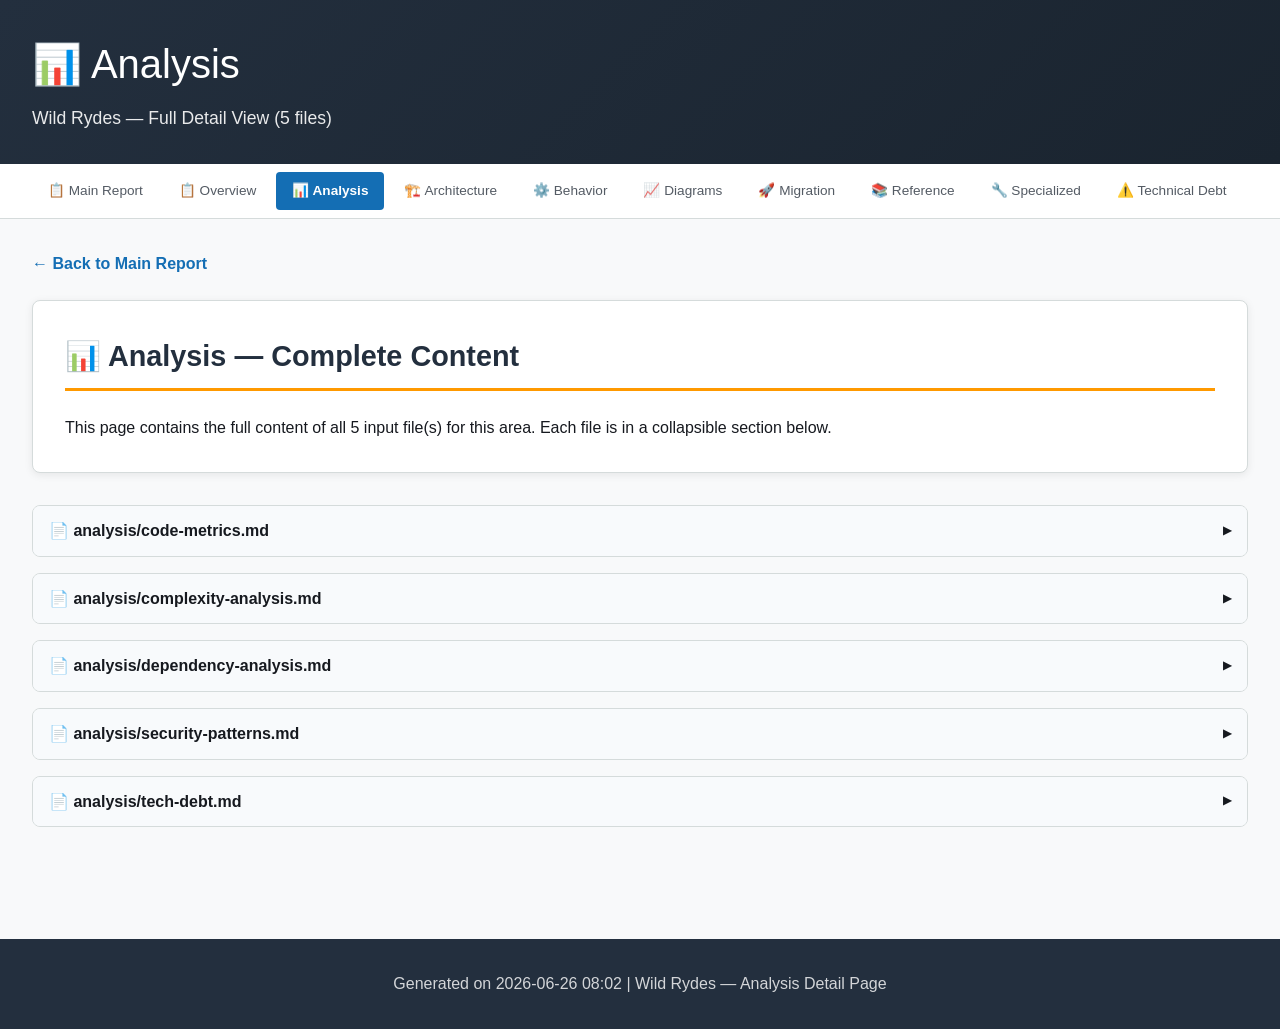
<file: atx-analysis-report/wildrydes/details-analysis.html>
<!DOCTYPE html>
<html lang="en">
<head>
  <meta charset="UTF-8">
  <meta name="viewport" content="width=device-width, initial-scale=1.0">
  <title>Analysis — Wild Rydes Detail</title>
  <style>
/*
 * AWS Transform Assessment Report — CSS Styles (Single Source of Truth)
 * 
 * Complete CSS for assessment reports (index.html + details-*.html).
 * Include the contents of this file in a <style> tag in each generated HTML file.
 * Do NOT link to this file — each HTML must be self-contained with inline CSS.
 */

/* Skip Link (Accessibility) */
.skip-link{position:absolute;top:-100%;left:1rem;background:var(--accent);color:#fff;padding:.75rem 1.5rem;border-radius:0 0 6px 6px;z-index:2000;font-weight:600;text-decoration:none;transition:top .2s}
.skip-link:focus{top:0}

:root{--primary:#232f3e;--secondary:#ff9900;--accent:#146eb4;--success:#1d8102;--warning:#ff9900;--danger:#d13212;--bg:#f8f9fa;--card:#fff;--text:#16191f;--text2:#545b64;--border:#d5dbdb;--code-bg:#f4f4f4;--font:-apple-system,BlinkMacSystemFont,'Segoe UI',Roboto,sans-serif;--mono:'SF Mono','Fira Code','Courier New',monospace}
*,*::before,*::after{box-sizing:border-box;margin:0;padding:0}
html{scroll-behavior:smooth}
body{font-family:var(--font);line-height:1.6;color:var(--text);background:var(--bg)}

/* Header */
.header{background:linear-gradient(135deg,var(--primary),#1a242f);color:#fff;padding:2rem 0;box-shadow:0 2px 8px rgba(0,0,0,.1)}
.header-content{max-width:1400px;margin:0 auto;padding:0 2rem}
.header-logo{display:flex;align-items:center;gap:1.5rem}
.aws-logo{height:48px;width:auto;filter:brightness(0) invert(1)}
.header h1{font-size:2.5rem;font-weight:300;margin-bottom:.5rem}
.header .subtitle{font-size:1.1rem;opacity:.9}
.critical-banner{background:linear-gradient(135deg,var(--danger),#a82a0c);color:#fff;padding:1.25rem 2rem;text-align:center;font-weight:500}
.critical-banner strong{font-size:1.2rem;display:block;margin-bottom:.25rem}

/* Container & Navigation */
.container{max-width:1400px;margin:0 auto;padding:2rem}
.page-nav{background:var(--card);border-bottom:1px solid var(--border);padding:.5rem 2rem;display:flex;gap:.25rem;flex-wrap:wrap;max-width:1400px;margin:0 auto}
.page-nav a{padding:.5rem 1rem;color:var(--text2);text-decoration:none;font-size:.85rem;border-radius:4px;transition:all .2s}
.page-nav a:hover{background:var(--bg);color:var(--text)}
.page-nav a.current{background:var(--accent);color:#fff;font-weight:600}

/* Tab Navigation */
.nav-tabs{display:flex;gap:.5rem;margin-bottom:2rem;flex-wrap:wrap;background:#fff;padding:1rem;border-radius:8px;box-shadow:0 2px 4px rgba(0,0,0,.05)}
.nav-tab{padding:.75rem 1.5rem;background:var(--bg);border:2px solid var(--border);border-radius:6px;cursor:pointer;transition:all .3s;font-weight:500;color:var(--text);font-size:.9rem}
.nav-tab:hover{background:var(--accent);color:#fff;border-color:var(--accent);transform:translateY(-2px)}
.nav-tab:focus-visible{outline:3px solid var(--accent);outline-offset:2px}
.nav-tab.active{background:var(--secondary);color:#fff;border-color:var(--secondary)}
.tab-content{display:none}
.tab-content.active{display:block;animation:fadeIn .3s ease}
@keyframes fadeIn{from{opacity:0;transform:translateY(10px)}to{opacity:1;transform:translateY(0)}}

/* Cards */
.card{background:var(--card);border:1px solid var(--border);border-radius:8px;padding:2rem;margin-bottom:2rem;box-shadow:0 2px 8px rgba(0,0,0,.08)}
.card h2{color:var(--primary);margin-bottom:1.5rem;font-size:1.8rem;border-bottom:3px solid var(--secondary);padding-bottom:.5rem}
.card h3{color:var(--accent);margin:1.5rem 0 1rem;font-size:1.4rem}
.card h4{color:var(--text);margin:1rem 0 .5rem;font-size:1.1rem}

/* Stats Grid */
.stats-grid{display:grid;grid-template-columns:repeat(auto-fit,minmax(220px,1fr));gap:1.5rem;margin:2rem 0}
.stat-card{background:linear-gradient(135deg,var(--card),#f0f3f5);padding:1.5rem;border-radius:8px;border-left:4px solid var(--accent);box-shadow:0 2px 4px rgba(0,0,0,.05)}
.stat-card.critical{border-left-color:var(--danger);background:linear-gradient(135deg,#fff5f5,#ffe6e6)}
.stat-card.warning{border-left-color:var(--warning);background:linear-gradient(135deg,#fffbf0,#fff4d6)}
.stat-card.success{border-left-color:var(--success);background:linear-gradient(135deg,#f0fff4,#d9f7e6)}
.stat-label{font-size:.9rem;color:var(--text2);text-transform:uppercase;letter-spacing:.5px;margin-bottom:.5rem}
.stat-value{font-size:2rem;font-weight:700}
.stat-description{font-size:.85rem;color:var(--text2);margin-top:.5rem}

/* Badges */
.badge{display:inline-block;padding:.25rem .75rem;border-radius:12px;font-size:.85rem;font-weight:600;text-transform:uppercase}
.badge-critical{background:var(--danger);color:#fff}
.badge-high{background:#ea580c;color:#fff}
.badge-medium{background:#ca8a04;color:#fff}
.badge-low{background:var(--success);color:#fff}
.badge-info{background:var(--accent);color:#fff}

/* Tables (responsive) */
.table-wrap{overflow-x:auto;-webkit-overflow-scrolling:touch;margin:1.5rem 0}
table{width:100%;border-collapse:collapse;margin:1.5rem 0;background:#fff;box-shadow:0 2px 4px rgba(0,0,0,.05)}
th{background:var(--primary);color:#fff;padding:1rem;text-align:left;font-weight:600}
td{padding:.75rem 1rem;border-bottom:1px solid var(--border)}
tr:hover{background:var(--bg)}

/* Code */
pre{background:var(--code-bg);color:var(--text);padding:1rem;border-radius:6px;overflow-x:auto;font-family:var(--mono);font-size:.85rem;border-left:4px solid var(--accent);margin:1rem 0;white-space:pre-wrap}
code{font-family:var(--mono);font-size:.9em}
:not(pre)>code{background:#f1f5f9;padding:.1rem .35rem;border-radius:3px;color:#be185d}

/* Alerts */
.alert{padding:1rem 1.5rem;border-radius:6px;margin:1.5rem 0;border-left:4px solid}
.alert-danger{background:#fff5f5;border-left-color:var(--danger);color:#721c24}
.alert-warning{background:#fffbf0;border-left-color:var(--warning);color:#856404}
.alert-info{background:#e7f3ff;border-left-color:var(--accent);color:#004085}
.alert-success{background:#f0fff4;border-left-color:var(--success);color:#155724}

/* Diagrams */
.diagram-container{background:#fff;border:2px solid var(--border);border-radius:12px;padding:2rem;margin:1.5rem 0}
.diagram-title{font-size:1.1rem;font-weight:700;color:var(--primary);text-align:center;margin-bottom:1.5rem;text-transform:uppercase;letter-spacing:1px}
.diagram-layers{display:flex;flex-direction:column;align-items:center;gap:.5rem}
.diagram-layer{width:100%;max-width:600px;padding:1rem 1.5rem;border-radius:8px;text-align:center}
.layer-label{font-weight:700;font-size:.85rem;text-transform:uppercase;letter-spacing:.5px;margin-bottom:.5rem}
.layer-components{display:flex;gap:.75rem;justify-content:center;flex-wrap:wrap}
.component{background:rgba(255,255,255,.8);padding:.3rem .8rem;border-radius:4px;font-size:.85rem;border:1px solid rgba(0,0,0,.1)}
.layer-presentation{background:linear-gradient(135deg,#e7f3ff,#cce5ff);border:1px solid #99caff}
.layer-business{background:linear-gradient(135deg,#fff4e6,#ffe8cc);border:1px solid #ffcc80}
.layer-data{background:linear-gradient(135deg,#e6f9e6,#ccf2cc);border:1px solid #80d980}
.diagram-arrow{font-size:1.5rem;color:var(--text2);text-align:center}

/* Flow Diagrams */
.flow-diagram{display:flex;align-items:center;gap:.5rem;flex-wrap:wrap;justify-content:center;padding:1.5rem;background:#fff;border:2px solid var(--border);border-radius:12px;margin:1.5rem 0}
.flow-node{padding:.75rem 1.25rem;border-radius:8px;font-weight:600;font-size:.85rem;text-align:center;min-width:100px}
.flow-node.client{background:#e7f3ff;border:2px solid #146eb4;color:#146eb4}
.flow-node.service{background:#fff4e6;border:2px solid #ff9900;color:#232f3e}
.flow-node.database{background:#e6f9e6;border:2px solid #1d8102;color:#1d8102}
.flow-node.external{background:#f5f5f5;border:2px dashed #545b64;color:#545b64}
.flow-arrow{font-size:1.25rem;color:var(--text2)}

/* AWS Diagrams */
.aws-diagram{background:linear-gradient(135deg,#fafbfc,#f0f3f5);border:2px solid var(--border);border-radius:12px;padding:2rem;margin:1.5rem 0}
.aws-diagram .aws-region{border:2px dashed #146eb4;border-radius:8px;padding:1.5rem;margin:1rem 0;position:relative}
.aws-diagram .aws-region::before{content:attr(data-label);position:absolute;top:-.75rem;left:1rem;background:#fff;padding:0 .5rem;font-size:.75rem;color:#146eb4;font-weight:600}
.aws-diagram .aws-service{display:inline-flex;align-items:center;gap:.5rem;padding:.5rem 1rem;background:#fff;border:1px solid var(--border);border-radius:6px;margin:.25rem;font-size:.85rem;box-shadow:0 1px 3px rgba(0,0,0,.08)}
.aws-diagram .aws-service .icon{font-size:1.25rem}

/* Collapsible Sections */
.collapsible{margin-bottom:1rem;border:1px solid var(--border);border-radius:8px;overflow:hidden}
.collapsible-header{padding:.75rem 1rem;background:#f8fafc;cursor:pointer;font-weight:600;display:flex;align-items:center;justify-content:space-between}
.collapsible-header:hover{background:#f1f5f9}
.collapsible-header::after{content:'▶';font-size:.7rem;transition:transform .2s}
.collapsible-header.expanded::after{transform:rotate(90deg)}
.collapsible-content{display:none;padding:1.5rem;border-top:1px solid var(--border)}
.collapsible-content.show{display:block}

/* Links & Buttons */
.back-link{color:var(--accent);text-decoration:none;font-weight:600;display:inline-block;margin-bottom:1.5rem}
.back-link:hover{text-decoration:underline}
.btn{display:inline-block;padding:.75rem 1.5rem;background:linear-gradient(135deg,#667eea,#764ba2);color:#fff;text-decoration:none;border-radius:6px;font-weight:600;transition:opacity .3s}
.btn:hover{opacity:.9}

/* Lists */
ul,ol{margin:1rem 0 1rem 2rem}
li{margin:.5rem 0}

/* Footer */
.footer{background:var(--primary);color:#fff;text-align:center;padding:2rem;margin-top:4rem}
.footer p{opacity:.8}

/* Responsive */
@media(max-width:768px){.nav-tabs{flex-direction:column}.stats-grid{grid-template-columns:1fr}.header h1{font-size:1.8rem}.page-nav{flex-direction:column}.readiness-score{flex-direction:column;text-align:center}.flow-diagram{gap:.25rem}.flow-node{min-width:80px;font-size:.75rem;padding:.5rem .75rem}}

/* Print */
@media print{.nav-tabs,.page-nav{display:none}.tab-content{display:block!important}.collapsible-content{display:block!important}pre{white-space:pre-wrap}
.tab-content:not(#tab-overview){page-break-before:always}
:root{--primary:#232f3e;--bg:#fff;--card:#fff;--text:#16191f;--text2:#545b64;--border:#d5dbdb;--code-bg:#f4f4f4}
}

/* Readiness Score */
.readiness-score{display:flex;align-items:center;gap:1.5rem;padding:1.5rem;border-radius:12px;margin:1.5rem 0}
.readiness-score.low{background:linear-gradient(135deg,#fff5f5,#ffe6e6);border:2px solid var(--danger)}
.readiness-score.medium{background:linear-gradient(135deg,#fffbf0,#fff4d6);border:2px solid var(--warning)}
.readiness-score.high{background:linear-gradient(135deg,#f0fff4,#d9f7e6);border:2px solid var(--success)}
.readiness-score .score-circle{width:100px;height:100px;border-radius:50%;display:flex;align-items:center;justify-content:center;flex-shrink:0}
.readiness-score .score-inner{width:80px;height:80px;border-radius:50%;background:#fff;display:flex;align-items:center;justify-content:center;font-size:1.8rem;font-weight:700}
.readiness-score .score-details{flex:1}
.readiness-score .score-details h4{margin:0 0 .5rem;font-size:1.2rem}
.readiness-score .score-details p{margin:0;font-size:.9rem;color:var(--text2)}

/* Tree Diagram */
.tree-diagram{font-family:var(--mono);font-size:.85rem;line-height:1.8;background:var(--code-bg);padding:1.5rem;border-radius:8px;border-left:4px solid var(--accent);margin:1.5rem 0;overflow-x:auto;white-space:pre}

/* Blockquotes */
blockquote{border-left:4px solid var(--accent);padding:.75rem 1.25rem;margin:1rem 0;background:var(--bg);color:var(--text2);font-style:italic}

/* Mermaid Fallback (rendered as code block on detail pages) */
.mermaid-fallback{font-family:var(--mono);font-size:.85rem;line-height:1.6;background:var(--code-bg);padding:1.5rem;border-radius:8px;border-left:4px solid #7c3aed;margin:1.5rem 0;overflow-x:auto;white-space:pre}
.mermaid-label{display:inline-block;background:#7c3aed;color:#fff;font-size:.7rem;font-weight:600;padding:.15rem .5rem;border-radius:3px;margin-bottom:.5rem;text-transform:uppercase;letter-spacing:.5px}

  </style>
</head>
<body>

<a href="#main-content" class="skip-link">Skip to main content</a>

  <div class="header">
    <div class="header-content">
      <h1>📊 Analysis</h1>
      <div class="subtitle">Wild Rydes — Full Detail View (5 files)</div>
    </div>
  </div>

  <div class="page-nav">
    <a href="index.html">📋 Main Report</a>
    <a href="details-overview.html">📋 Overview</a>
    <a href="details-analysis.html" class="current">📊 Analysis</a>
    <a href="details-architecture.html">🏗️ Architecture</a>
    <a href="details-behavior.html">⚙️ Behavior</a>
    <a href="details-diagrams.html">📈 Diagrams</a>
    <a href="details-migration.html">🚀 Migration</a>
    <a href="details-reference.html">📚 Reference</a>
    <a href="details-specialized.html">🔧 Specialized</a>
    <a href="details-technical-debt.html">⚠️ Technical Debt</a>
  </div>

  <div class="container" id="main-content">
    <a href="index.html" class="back-link">← Back to Main Report</a>

    <div class="card">
      <h2>📊 Analysis — Complete Content</h2>
      <p>This page contains the full content of all 5 input file(s) for this area. Each file is in a collapsible section below.</p>
    </div>

    <div class="collapsible">
  <div class="collapsible-header">📄 analysis/code-metrics.md</div>
  <div class="collapsible-content">
    <h1>Code Metrics</h1>

<h2>File Counts</h2>

<table><thead><tr><th>Category</th><th>Count</th></tr></thead><tbody><tr><td>C# source files</td><td>17</td></tr><tr><td>Razor view files</td><td>12</td></tr><tr><td>Configuration files</td><td>9</td></tr><tr><td>Total source lines (including bundled libraries)</td><td>~88,678</td></tr><tr><td>Application C# code lines (estimated)</td><td>~600</td></tr></tbody></table>

<h2>Per-File Metrics (Application Code)</h2>

<table><thead><tr><th>File</th><th>Lines</th><th>Methods</th><th>Complexity</th></tr></thead><tbody><tr><td>RideController.cs</td><td>175</td><td>6</td><td>Medium-High</td></tr><tr><td>UserController.cs</td><td>100</td><td>5</td><td>Low-Medium</td></tr><tr><td>UnicornController.cs</td><td>80</td><td>5</td><td>Low</td></tr><tr><td>HomeController.cs</td><td>12</td><td>1</td><td>Low</td></tr><tr><td>RideModel.cs</td><td>57</td><td>0</td><td>Low</td></tr><tr><td>UnicornModel.cs</td><td>27</td><td>0</td><td>Low</td></tr><tr><td>UserModel.cs</td><td>25</td><td>0</td><td>Low</td></tr><tr><td>DefaultContext.cs</td><td>20</td><td>1</td><td>Low</td></tr><tr><td>Protected.cs</td><td>22</td><td>2</td><td>Low</td></tr><tr><td>Configuration.cs</td><td>60</td><td>2</td><td>Low</td></tr><tr><td>Global.asax.cs</td><td>18</td><td>1</td><td>Low</td></tr><tr><td>BundleConfig.cs</td><td>28</td><td>1</td><td>Low</td></tr><tr><td>FilterConfig.cs</td><td>11</td><td>1</td><td>Low</td></tr><tr><td>RouteConfig.cs</td><td>28</td><td>1</td><td>Low</td></tr></tbody></table>

<h2>Method Count by Controller</h2>

<table><thead><tr><th>Controller</th><th>Actions</th><th>Helper Methods</th><th>Total</th></tr></thead><tbody><tr><td>HomeController</td><td>1</td><td>0</td><td>1</td></tr><tr><td>UserController</td><td>4 (Login GET/POST, Create GET/POST, Logout)</td><td>1 (GetHash)</td><td>5</td></tr><tr><td>RideController</td><td>5 (Map, Index, CreateRide, ReverseGeocode, GetMapTile)</td><td>1 (Dispose)</td><td>6</td></tr><tr><td>UnicornController</td><td>4 (Index, Create GET/POST, Delete GET/POST)</td><td>1 (Dispose)</td><td>5</td></tr></tbody></table>

<h2>Dependency Counts</h2>

<table><thead><tr><th>Category</th><th>Count</th></tr></thead><tbody><tr><td>NuGet packages</td><td>28</td></tr><tr><td>CDN dependencies</td><td>2 (Leaflet.js, Leaflet CSS)</td></tr><tr><td>AWS services</td><td>3 (Cognito, Location, STS)</td></tr><tr><td>Database tables</td><td>3</td></tr></tbody></table>

<h2>Test Coverage</h2>

<ul>
  <li><strong>Unit tests:</strong> 0</li>
  <li><strong>Integration tests:</strong> 0</li>
  <li><strong>Total test coverage:</strong> 0%</li>
</ul>

<h2>Cross-References</h2>

<ul>
  <li><a href="complexity-analysis.md">Complexity Analysis</a></li>
  <li><a href="dependency-analysis.md">Dependency Analysis</a></li>
</ul>

  </div>
</div>
<div class="collapsible">
  <div class="collapsible-header">📄 analysis/complexity-analysis.md</div>
  <div class="collapsible-content">
    <h1>Complexity Analysis</h1>

<h2>Complexity Hotspots</h2>

<h3>1. RideController.CreateRide (Highest Complexity)</h3>
<ul>
  <li><strong>File:</strong> <code>sourceCode/wildrydes.net/Controllers/RideController.cs</code> (lines 38-91)</li>
  <li><strong>Cyclomatic Complexity:</strong> ~5</li>
  <li><strong>Reasons:</strong></li>
  <li>Multiple null checks (session, user)</li>
  <li>Random unicorn selection with database queries</li>
  <li>Object construction with many properties</li>
  <li>Try-catch wrapper</li>
  <li><strong>Risk:</strong> Null reference exceptions if unicorn count is 0</li>
</ul>

<h3>2. UserController.Login (Medium Complexity)</h3>
<ul>
  <li><strong>File:</strong> <code>sourceCode/wildrydes.net/Controllers/UserController.cs</code> (lines 34-59)</li>
  <li><strong>Cyclomatic Complexity:</strong> ~5</li>
  <li><strong>Reasons:</strong></li>
  <li>Nested conditionals (email/password empty → user exists → password matches → redirect check)</li>
  <li>Multiple exit paths</li>
  <li><strong>Risk:</strong> Open redirect vulnerability in redirect logic</li>
</ul>

<h3>3. RideController.ReverseGeocode (Medium Complexity)</h3>
<ul>
  <li><strong>File:</strong> <code>sourceCode/wildrydes.net/Controllers/RideController.cs</code> (lines 94-124)</li>
  <li><strong>Cyclomatic Complexity:</strong> ~4</li>
  <li><strong>Reasons:</strong></li>
  <li>Async AWS API call</li>
  <li>Null-conditional response checking</li>
  <li>Multiple catch blocks (specific + general)</li>
</ul>

<h3>4. RideController.GetMapTile (Low-Medium Complexity)</h3>
<ul>
  <li><strong>File:</strong> <code>sourceCode/wildrydes.net/Controllers/RideController.cs</code> (lines 128-157)</li>
  <li><strong>Cyclomatic Complexity:</strong> ~3</li>
  <li><strong>Reasons:</strong></li>
  <li>Async AWS API call</li>
  <li>Stream-to-byte-array conversion</li>
  <li>Multiple catch blocks</li>
</ul>

<h2>Low Complexity Areas</h2>

<p>All other files have cyclomatic complexity of 1-2:</p>
<ul>
  <li>HomeController (single action, no branches)</li>
  <li>UnicornController (standard CRUD with minimal branching)</li>
  <li>Models (no methods, data-only)</li>
  <li>DefaultContext (override with single statement)</li>
  <li>Protected filter (single if-check)</li>
</ul>

<h2>Coupling Analysis</h2>

<table><thead><tr><th>Component</th><th>Afferent (incoming)</th><th>Efferent (outgoing)</th><th>Instability</th></tr></thead><tbody><tr><td>DefaultContext</td><td>4 (all controllers + migrations)</td><td>3 (models)</td><td>0.43</td></tr><tr><td>UserModel</td><td>3 (context, user ctrl, ride ctrl)</td><td>0</td><td>0.00</td></tr><tr><td>UnicornModel</td><td>3 (context, unicorn ctrl, ride ctrl)</td><td>0</td><td>0.00</td></tr><tr><td>RideModel</td><td>2 (context, ride ctrl)</td><td>2 (UserModel, UnicornModel)</td><td>0.50</td></tr><tr><td>RideController</td><td>0</td><td>5 (context, models, AWS, config)</td><td>1.00</td></tr><tr><td>UserController</td><td>0</td><td>2 (context, UserModel)</td><td>1.00</td></tr><tr><td>Protected</td><td>2 (ride ctrl, unicorn ctrl)</td><td>0</td><td>0.00</td></tr></tbody></table>

<h2>Code Duplication</h2>

<table><thead><tr><th>Pattern</th><th>Occurrences</th><th>Locations</th></tr></thead><tbody><tr><td>SHA-256 GetHash method</td><td>2</td><td>UserController.cs:95, Configuration.cs:56</td></tr><tr><td><code>new DefaultContext()</code></td><td>4</td><td>All 4 controllers</td></tr><tr><td>Session[&quot;user&quot;] check</td><td>3</td><td>Protected.cs, RideController (2x)</td></tr></tbody></table>

<h2>Cross-References</h2>

<ul>
  <li><a href="code-metrics.md">Code Metrics</a></li>
  <li><a href="../technical-debt/maintenance-burden.md">Maintenance Burden</a></li>
  <li><a href="../architecture/patterns.md">Patterns</a></li>
</ul>

  </div>
</div>
<div class="collapsible">
  <div class="collapsible-header">📄 analysis/dependency-analysis.md</div>
  <div class="collapsible-content">
    <h1>Dependency Analysis</h1>

<h2>Internal Dependencies</h2>

<h3>Controller → Model Dependencies</h3>
<pre><code>HomeController → (none)
UserController → UserModel, DefaultContext
RideController → RideModel, UnicornModel, UserModel, DefaultContext, Location
UnicornController → UnicornModel, DefaultContext</code></pre>

<h3>Controller → Service Dependencies</h3>
<pre><code>RideController → AmazonLocationServiceClient, CognitoAWSCredentials, ConfigurationManager
UserController → SHA256 (System.Security.Cryptography)</code></pre>

<h3>Model → Model Dependencies</h3>
<pre><code>RideModel → UnicornModel (FK navigation)
RideModel → UserModel (FK navigation)
RideModel → Location (complex type)
RideModel → Rating (enum)</code></pre>

<h3>Configuration → Component Dependencies</h3>
<pre><code>Global.asax.cs → FilterConfig, RouteConfig, BundleConfig
FilterConfig → HandleErrorAttribute
RouteConfig → (framework only)
BundleConfig → (framework only)</code></pre>

<h2>External Dependency Graph</h2>

<pre><code>Application
├── .NET Framework 4.8.1 (CRITICAL - runtime)
│   ├── System.Web.Mvc 5.3.0
│   ├── System.Web.Optimization 1.1.3
│   ├── System.Web.Routing
│   └── System.Security.Cryptography
│
├── Entity Framework 6.5.1 (CRITICAL - data access)
│   └── System.Data.SqlClient (SQL Server LocalDB)
│
├── AWS SDK for .NET v4
│   ├── AWSSDK.Core 4.0.0.17
│   │   ├── System.Text.Json 8.0.5
│   │   ├── System.Text.Encodings.Web 8.0.0
│   │   ├── Microsoft.Bcl.AsyncInterfaces 8.0.0
│   │   ├── System.Runtime.CompilerServices.Unsafe 6.0.0
│   │   ├── System.Buffers 4.5.1
│   │   ├── System.Memory 4.5.5
│   │   ├── System.Numerics.Vectors 4.5.0
│   │   ├── System.Threading.Tasks.Extensions 4.5.4
│   │   └── System.ValueTuple 4.5.0
│   ├── AWSSDK.CognitoIdentity 4.0.0.15
│   ├── AWSSDK.LocationService 4.0.1
│   └── AWSSDK.SecurityToken 4.0.1.6
│
├── Frontend (bundled)
│   ├── Bootstrap 5.3.7
│   ├── jQuery 3.7.1
│   ├── jQuery.Validation 1.21.0
│   └── Modernizr 2.8.3
│
├── Frontend (CDN)
│   └── Leaflet.js 1.7.1
│
├── Build/Tooling
│   ├── WebGrease 1.6.0
│   │   └── Antlr 3.5.0.2
│   ├── Microsoft.CodeDom.Providers.DotNetCompilerPlatform 4.1.0
│   └── Microsoft.Web.Infrastructure 2.0.0
│
└── Serialization
    └── Newtonsoft.Json 13.0.3</code></pre>

<h2>Dependency Risk Assessment</h2>

<table><thead><tr><th>Dependency</th><th>Risk</th><th>Reason</th></tr></thead><tbody><tr><td>.NET Framework 4.8.1</td><td>High</td><td>Platform lock-in, maintenance-only</td></tr><tr><td>ASP.NET MVC 5</td><td>High</td><td>No further development</td></tr><tr><td>Entity Framework 6</td><td>Medium</td><td>Maintenance-only, EF Core is successor</td></tr><tr><td>SQL Server LocalDB</td><td>Medium</td><td>Dev-only, not production-ready</td></tr><tr><td>Windows Server Core</td><td>Medium</td><td>Large images, limited platforms</td></tr><tr><td>Modernizr</td><td>Low</td><td>Unnecessary, no functional impact</td></tr><tr><td>WebGrease/Antlr</td><td>Low</td><td>Build-time only, obsolete</td></tr></tbody></table>

<h2>Cross-References</h2>

<ul>
  <li><a href="../architecture/dependencies.md">Dependencies</a></li>
  <li><a href="../technical-debt/outdated-components.md">Outdated Components</a></li>
  <li><a href="code-metrics.md">Code Metrics</a></li>
</ul>

  </div>
</div>
<div class="collapsible">
  <div class="collapsible-header">📄 analysis/security-patterns.md</div>
  <div class="collapsible-content">
    <h1>Security Patterns</h1>

<h2>Authentication Implementation</h2>

<h3>Session-Based Authentication</h3>
<ul>
  <li><strong>Mechanism:</strong> ASP.NET session state (<code>Session[&quot;user&quot;]</code>, <code>Session[&quot;role&quot;]</code>)</li>
  <li><strong>Storage:</strong> In-process memory (default IIS session state)</li>
  <li><strong>Login:</strong> Sets session variables on successful credential validation</li>
  <li><strong>Logout:</strong> <code>Session.Abandon()</code> destroys all session data</li>
  <li><strong>Enforcement:</strong> Custom <code>[Protected]</code> action filter attribute</li>
</ul>

<h3>Password Storage</h3>
<ul>
  <li><strong>Algorithm:</strong> SHA-256 (unsalted)</li>
  <li><strong>Implementation:</strong> <code>UserController.GetHash(string)</code> and <code>Configuration.GetHash(string)</code></li>
  <li><strong>Vulnerability:</strong> No per-user salt makes passwords vulnerable to rainbow table attacks</li>
  <li><strong>Recommendation:</strong> Replace with bcrypt/PBKDF2 with random salt</li>
</ul>

<h2>Authorization Implementation</h2>

<h3>Protected Attribute</h3>
<ul>
  <li><strong>File:</strong> <code>sourceCode/wildrydes.net/Decorators/Protected.cs</code></li>
  <li><strong>Logic:</strong> Checks <code>Session[&quot;user&quot;] != null</code></li>
  <li><strong>Failure action:</strong> Redirect to <code>/User/Login?or={returnUrl}</code></li>
  <li><strong>Scope:</strong> Applied per-action or per-controller</li>
</ul>

<h3>Authorization Gaps</h3>
<ul>
  <li><code>CreateRide</code> endpoint checks session internally but lacks <code>[Protected]</code> attribute</li>
  <li><code>ReverseGeocode</code> and <code>GetMapTile</code> have no authentication (by design - map resources)</li>
  <li>No role-based authorization (all authenticated users have equal access)</li>
</ul>

<h2>CSRF Protection</h2>

<h3>Protected Endpoints (with ValidateAntiForgeryToken)</h3>
<ul>
  <li><code>POST /User/Login</code></li>
  <li><code>POST /User/Create</code></li>
  <li><code>POST /Unicorn/Create</code></li>
  <li><code>POST /Unicorn/Delete</code></li>
</ul>

<h3>Unprotected Endpoints (missing CSRF)</h3>
<ul>
  <li><code>POST /Ride/CreateRide</code> - No anti-forgery token</li>
  <li><code>POST /Ride/ReverseGeocode</code> - No anti-forgery token</li>
</ul>

<h2>Input Validation</h2>

<h3>Server-Side Validation</h3>
<ul>
  <li>Model validation via Data Annotations (<code>[Required]</code>, <code>[EmailAddress]</code>)</li>
  <li><code>ModelState.IsValid</code> checked on form submissions</li>
  <li><code>[Bind(Include = ...)]</code> limits mass assignment on Create actions</li>
</ul>

<h3>Client-Side Validation</h3>
<ul>
  <li>jQuery.Validation library loaded for form validation</li>
  <li>Unobtrusive JavaScript validation enabled in Web.config</li>
</ul>

<h3>SQL Injection Protection</h3>
<ul>
  <li>Entity Framework parameterized queries (implicit protection)</li>
  <li>No raw SQL strings or <code>SqlCommand</code> usage detected</li>
</ul>

<h2>Identified Vulnerabilities</h2>

<h3>1. Open Redirect (High)</h3>
<ul>
  <li><strong>Location:</strong> <code>UserController.cs</code> line 50</li>
  <li><strong>Code:</strong> <code>return Redirect(Request.QueryString[&quot;or&quot;])</code></li>
  <li><strong>Risk:</strong> Attacker can craft URL redirecting to malicious site after login</li>
</ul>

<h3>2. Unsalted Password Hash (High)</h3>
<ul>
  <li><strong>Location:</strong> <code>UserController.cs</code> line 95</li>
  <li><strong>Risk:</strong> Rainbow table attacks can reverse password hashes</li>
</ul>

<h3>3. Information Disclosure (Medium)</h3>
<ul>
  <li><strong>Location:</strong> <code>RideController.CreateRide</code> catch block</li>
  <li><strong>Code:</strong> Returns <code>ex.Message</code> to client</li>
  <li><strong>Risk:</strong> Stack traces/internal details may leak</li>
</ul>

<h3>4. Missing CSRF on API (Medium)</h3>
<ul>
  <li><strong>Location:</strong> <code>RideController.CreateRide</code>, <code>RideController.ReverseGeocode</code></li>
  <li><strong>Risk:</strong> Cross-site request forgery attacks possible</li>
</ul>

<h3>5. Hardcoded Credentials (Low)</h3>
<ul>
  <li><strong>Location:</strong> <code>Configuration.cs</code> seed data</li>
  <li><strong>Details:</strong> <code>user@unicornrides.aws</code> / <code>Passw0rd</code></li>
  <li><strong>Risk:</strong> Default credentials if seed runs in production</li>
</ul>

<h2>Encryption and Transport</h2>

<ul>
  <li>No explicit HTTPS enforcement in code (relies on infrastructure)</li>
  <li>No HSTS headers configured</li>
  <li>AWS SDK communication uses TLS (built-in)</li>
</ul>

<h2>Cross-References</h2>

<ul>
  <li><a href="../behavior/error-handling.md">Error Handling</a></li>
  <li><a href="../behavior/decision-logic.md">Decision Logic</a></li>
  <li><a href="../technical-debt-report.md">Technical Debt Report</a></li>
</ul>

  </div>
</div>
<div class="collapsible">
  <div class="collapsible-header">📄 analysis/tech-debt.md</div>
  <div class="collapsible-content">
    <h1>Technical Debt Assessment</h1>

<h2>Summary Score</h2>

<table><thead><tr><th>Category</th><th>Severity</th><th>Count</th></tr></thead><tbody><tr><td>High</td><td>EOL/deprecated runtimes and frameworks</td><td>3</td></tr><tr><td>High</td><td>Security vulnerabilities</td><td>4</td></tr><tr><td>Medium</td><td>Outdated dependencies</td><td>4</td></tr><tr><td>Medium</td><td>Architectural issues</td><td>4</td></tr><tr><td>Low</td><td>Code quality</td><td>3</td></tr></tbody></table>

<h2>Detailed Findings</h2>

<h3>High Severity - EOL/Deprecated Runtimes and Frameworks</h3>

<ol>
  <li><strong>.NET Framework 4.8.1</strong> - Maintenance-only mode, Windows-only, no cross-platform support</li>
  <li><strong>ASP.NET MVC 5.3.0</strong> - Legacy framework, no further feature development</li>
  <li><strong>Entity Framework 6.5.1</strong> - Superseded by EF Core, maintenance-only</li>
</ol>

<h3>High Severity - Security Vulnerabilities</h3>

<ol>
  <li><strong>Unsalted SHA-256 password hashing</strong> - Vulnerable to rainbow table and precomputation attacks</li>
  <li><strong>Open redirect</strong> - Login redirects to unvalidated user-supplied URL</li>
  <li><strong>Missing CSRF on API endpoints</strong> - CreateRide and ReverseGeocode lack anti-forgery protection</li>
  <li><strong>Information disclosure</strong> - Exception messages returned to clients</li>
</ol>

<h3>Medium Severity - Outdated Dependencies</h3>

<ol>
  <li><strong>Modernizr 2.8.3</strong> (2014) - Unnecessary for modern browsers</li>
  <li><strong>WebGrease 1.6.0</strong> - Obsolete bundling library</li>
  <li><strong>Antlr 3.5.0.2</strong> - Very old parser (Antlr 4 is current)</li>
  <li><strong>Leaflet.js 1.7.1</strong> - Outdated (1.9.x is current)</li>
</ol>

<h3>Medium Severity - Architectural Issues</h3>

<ol>
  <li><strong>No dependency injection</strong> - Controllers create dependencies directly</li>
  <li><strong>Windows-only Docker</strong> - ~5GB images, limited orchestration</li>
  <li><strong>Mixed API patterns</strong> - JSON and HTML from same controllers without clear separation</li>
  <li><strong>SQL Server LocalDB</strong> - Development-only database in committed config</li>
</ol>

<h3>Low Severity - Code Quality</h3>

<ol>
  <li><strong>No test coverage</strong> - Zero tests, no test project</li>
  <li><strong>Duplicated code</strong> - Password hashing method in two locations</li>
  <li><strong>Inconsistent auth enforcement</strong> - Mix of attribute and manual session checks</li>
</ol>

<h2>Quantified Impact</h2>

<ul>
  <li><strong>Security exposure:</strong> 4 exploitable vulnerabilities in production</li>
  <li><strong>Platform limitation:</strong> Cannot deploy on Linux/ARM, restricted to Windows Server</li>
  <li><strong>Maintenance cost:</strong> All features must be hand-built (no DI, no Identity framework)</li>
  <li><strong>Quality risk:</strong> 0% test coverage means any change is high-risk</li>
</ul>

<h2>Cross-References</h2>

<ul>
  <li><a href="../technical-debt-report.md">Technical Debt Report</a></li>
  <li><a href="../technical-debt/outdated-components.md">Outdated Components</a></li>
  <li><a href="security-patterns.md">Security Patterns</a></li>
  <li><a href="../technical-debt/remediation-plan.md">Remediation Plan</a></li>
</ul>

  </div>
</div>
  </div>

  <div class="footer">
    <p>Generated on 2026-06-26 08:02 | Wild Rydes — Analysis Detail Page</p>
  </div>

  <script>
  (function() {
    document.querySelectorAll('.collapsible-header').forEach(function(h) {
      function toggle() {
        h.classList.toggle('expanded');
        h.nextElementSibling.classList.toggle('show');
      }
      h.addEventListener('click', toggle);
      h.addEventListener('keydown', function(e) {
        if (e.key === 'Enter' || e.key === ' ') { e.preventDefault(); toggle(); }
      });
    });
  })();
  </script>
</body>
</html>
</file>
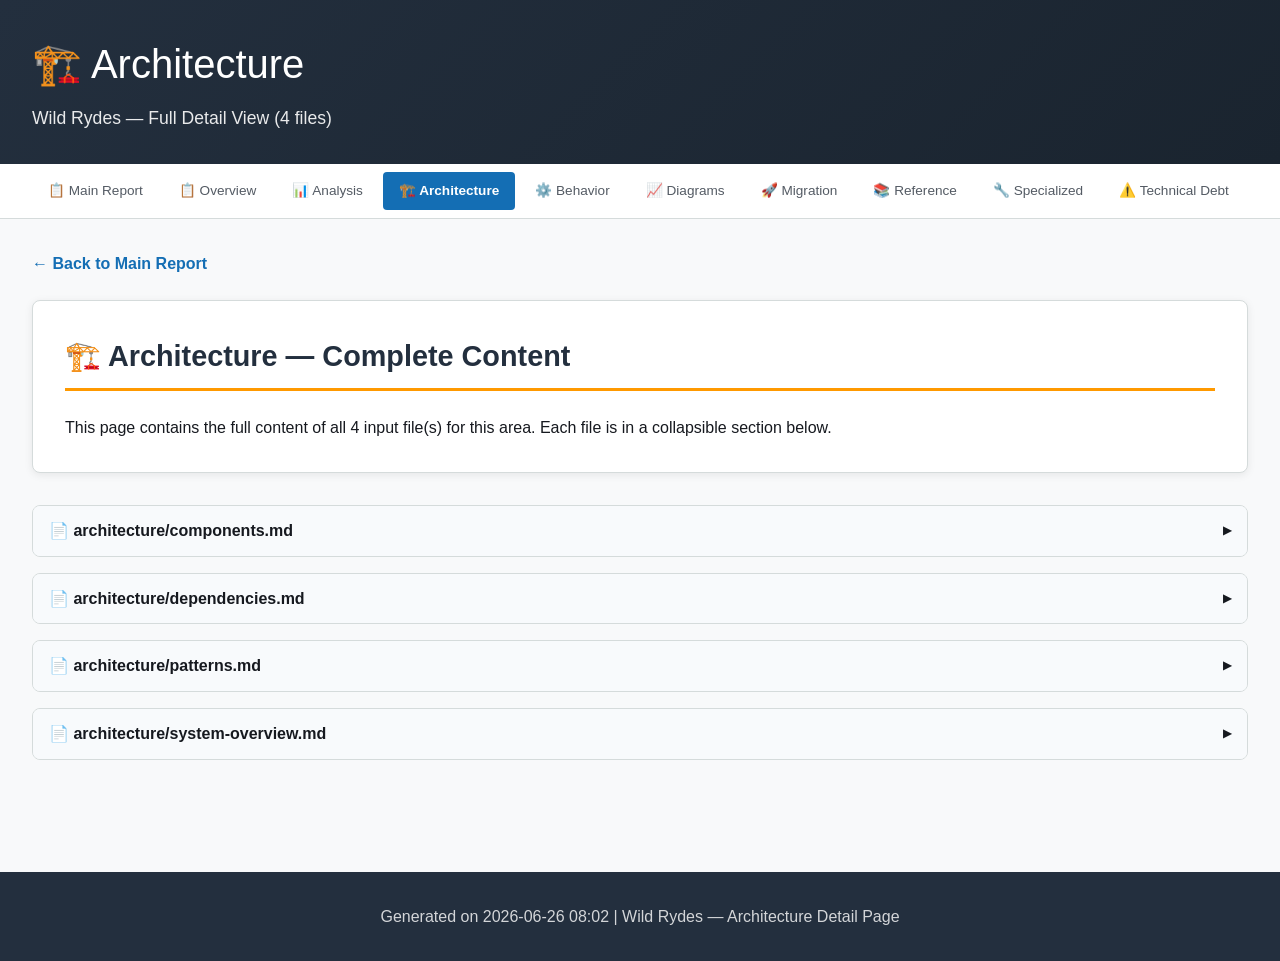
<file: atx-analysis-report/wildrydes/details-architecture.html>
<!DOCTYPE html>
<html lang="en">
<head>
  <meta charset="UTF-8">
  <meta name="viewport" content="width=device-width, initial-scale=1.0">
  <title>Architecture — Wild Rydes Detail</title>
  <style>
/*
 * AWS Transform Assessment Report — CSS Styles (Single Source of Truth)
 * 
 * Complete CSS for assessment reports (index.html + details-*.html).
 * Include the contents of this file in a <style> tag in each generated HTML file.
 * Do NOT link to this file — each HTML must be self-contained with inline CSS.
 */

/* Skip Link (Accessibility) */
.skip-link{position:absolute;top:-100%;left:1rem;background:var(--accent);color:#fff;padding:.75rem 1.5rem;border-radius:0 0 6px 6px;z-index:2000;font-weight:600;text-decoration:none;transition:top .2s}
.skip-link:focus{top:0}

:root{--primary:#232f3e;--secondary:#ff9900;--accent:#146eb4;--success:#1d8102;--warning:#ff9900;--danger:#d13212;--bg:#f8f9fa;--card:#fff;--text:#16191f;--text2:#545b64;--border:#d5dbdb;--code-bg:#f4f4f4;--font:-apple-system,BlinkMacSystemFont,'Segoe UI',Roboto,sans-serif;--mono:'SF Mono','Fira Code','Courier New',monospace}
*,*::before,*::after{box-sizing:border-box;margin:0;padding:0}
html{scroll-behavior:smooth}
body{font-family:var(--font);line-height:1.6;color:var(--text);background:var(--bg)}

/* Header */
.header{background:linear-gradient(135deg,var(--primary),#1a242f);color:#fff;padding:2rem 0;box-shadow:0 2px 8px rgba(0,0,0,.1)}
.header-content{max-width:1400px;margin:0 auto;padding:0 2rem}
.header-logo{display:flex;align-items:center;gap:1.5rem}
.aws-logo{height:48px;width:auto;filter:brightness(0) invert(1)}
.header h1{font-size:2.5rem;font-weight:300;margin-bottom:.5rem}
.header .subtitle{font-size:1.1rem;opacity:.9}
.critical-banner{background:linear-gradient(135deg,var(--danger),#a82a0c);color:#fff;padding:1.25rem 2rem;text-align:center;font-weight:500}
.critical-banner strong{font-size:1.2rem;display:block;margin-bottom:.25rem}

/* Container & Navigation */
.container{max-width:1400px;margin:0 auto;padding:2rem}
.page-nav{background:var(--card);border-bottom:1px solid var(--border);padding:.5rem 2rem;display:flex;gap:.25rem;flex-wrap:wrap;max-width:1400px;margin:0 auto}
.page-nav a{padding:.5rem 1rem;color:var(--text2);text-decoration:none;font-size:.85rem;border-radius:4px;transition:all .2s}
.page-nav a:hover{background:var(--bg);color:var(--text)}
.page-nav a.current{background:var(--accent);color:#fff;font-weight:600}

/* Tab Navigation */
.nav-tabs{display:flex;gap:.5rem;margin-bottom:2rem;flex-wrap:wrap;background:#fff;padding:1rem;border-radius:8px;box-shadow:0 2px 4px rgba(0,0,0,.05)}
.nav-tab{padding:.75rem 1.5rem;background:var(--bg);border:2px solid var(--border);border-radius:6px;cursor:pointer;transition:all .3s;font-weight:500;color:var(--text);font-size:.9rem}
.nav-tab:hover{background:var(--accent);color:#fff;border-color:var(--accent);transform:translateY(-2px)}
.nav-tab:focus-visible{outline:3px solid var(--accent);outline-offset:2px}
.nav-tab.active{background:var(--secondary);color:#fff;border-color:var(--secondary)}
.tab-content{display:none}
.tab-content.active{display:block;animation:fadeIn .3s ease}
@keyframes fadeIn{from{opacity:0;transform:translateY(10px)}to{opacity:1;transform:translateY(0)}}

/* Cards */
.card{background:var(--card);border:1px solid var(--border);border-radius:8px;padding:2rem;margin-bottom:2rem;box-shadow:0 2px 8px rgba(0,0,0,.08)}
.card h2{color:var(--primary);margin-bottom:1.5rem;font-size:1.8rem;border-bottom:3px solid var(--secondary);padding-bottom:.5rem}
.card h3{color:var(--accent);margin:1.5rem 0 1rem;font-size:1.4rem}
.card h4{color:var(--text);margin:1rem 0 .5rem;font-size:1.1rem}

/* Stats Grid */
.stats-grid{display:grid;grid-template-columns:repeat(auto-fit,minmax(220px,1fr));gap:1.5rem;margin:2rem 0}
.stat-card{background:linear-gradient(135deg,var(--card),#f0f3f5);padding:1.5rem;border-radius:8px;border-left:4px solid var(--accent);box-shadow:0 2px 4px rgba(0,0,0,.05)}
.stat-card.critical{border-left-color:var(--danger);background:linear-gradient(135deg,#fff5f5,#ffe6e6)}
.stat-card.warning{border-left-color:var(--warning);background:linear-gradient(135deg,#fffbf0,#fff4d6)}
.stat-card.success{border-left-color:var(--success);background:linear-gradient(135deg,#f0fff4,#d9f7e6)}
.stat-label{font-size:.9rem;color:var(--text2);text-transform:uppercase;letter-spacing:.5px;margin-bottom:.5rem}
.stat-value{font-size:2rem;font-weight:700}
.stat-description{font-size:.85rem;color:var(--text2);margin-top:.5rem}

/* Badges */
.badge{display:inline-block;padding:.25rem .75rem;border-radius:12px;font-size:.85rem;font-weight:600;text-transform:uppercase}
.badge-critical{background:var(--danger);color:#fff}
.badge-high{background:#ea580c;color:#fff}
.badge-medium{background:#ca8a04;color:#fff}
.badge-low{background:var(--success);color:#fff}
.badge-info{background:var(--accent);color:#fff}

/* Tables (responsive) */
.table-wrap{overflow-x:auto;-webkit-overflow-scrolling:touch;margin:1.5rem 0}
table{width:100%;border-collapse:collapse;margin:1.5rem 0;background:#fff;box-shadow:0 2px 4px rgba(0,0,0,.05)}
th{background:var(--primary);color:#fff;padding:1rem;text-align:left;font-weight:600}
td{padding:.75rem 1rem;border-bottom:1px solid var(--border)}
tr:hover{background:var(--bg)}

/* Code */
pre{background:var(--code-bg);color:var(--text);padding:1rem;border-radius:6px;overflow-x:auto;font-family:var(--mono);font-size:.85rem;border-left:4px solid var(--accent);margin:1rem 0;white-space:pre-wrap}
code{font-family:var(--mono);font-size:.9em}
:not(pre)>code{background:#f1f5f9;padding:.1rem .35rem;border-radius:3px;color:#be185d}

/* Alerts */
.alert{padding:1rem 1.5rem;border-radius:6px;margin:1.5rem 0;border-left:4px solid}
.alert-danger{background:#fff5f5;border-left-color:var(--danger);color:#721c24}
.alert-warning{background:#fffbf0;border-left-color:var(--warning);color:#856404}
.alert-info{background:#e7f3ff;border-left-color:var(--accent);color:#004085}
.alert-success{background:#f0fff4;border-left-color:var(--success);color:#155724}

/* Diagrams */
.diagram-container{background:#fff;border:2px solid var(--border);border-radius:12px;padding:2rem;margin:1.5rem 0}
.diagram-title{font-size:1.1rem;font-weight:700;color:var(--primary);text-align:center;margin-bottom:1.5rem;text-transform:uppercase;letter-spacing:1px}
.diagram-layers{display:flex;flex-direction:column;align-items:center;gap:.5rem}
.diagram-layer{width:100%;max-width:600px;padding:1rem 1.5rem;border-radius:8px;text-align:center}
.layer-label{font-weight:700;font-size:.85rem;text-transform:uppercase;letter-spacing:.5px;margin-bottom:.5rem}
.layer-components{display:flex;gap:.75rem;justify-content:center;flex-wrap:wrap}
.component{background:rgba(255,255,255,.8);padding:.3rem .8rem;border-radius:4px;font-size:.85rem;border:1px solid rgba(0,0,0,.1)}
.layer-presentation{background:linear-gradient(135deg,#e7f3ff,#cce5ff);border:1px solid #99caff}
.layer-business{background:linear-gradient(135deg,#fff4e6,#ffe8cc);border:1px solid #ffcc80}
.layer-data{background:linear-gradient(135deg,#e6f9e6,#ccf2cc);border:1px solid #80d980}
.diagram-arrow{font-size:1.5rem;color:var(--text2);text-align:center}

/* Flow Diagrams */
.flow-diagram{display:flex;align-items:center;gap:.5rem;flex-wrap:wrap;justify-content:center;padding:1.5rem;background:#fff;border:2px solid var(--border);border-radius:12px;margin:1.5rem 0}
.flow-node{padding:.75rem 1.25rem;border-radius:8px;font-weight:600;font-size:.85rem;text-align:center;min-width:100px}
.flow-node.client{background:#e7f3ff;border:2px solid #146eb4;color:#146eb4}
.flow-node.service{background:#fff4e6;border:2px solid #ff9900;color:#232f3e}
.flow-node.database{background:#e6f9e6;border:2px solid #1d8102;color:#1d8102}
.flow-node.external{background:#f5f5f5;border:2px dashed #545b64;color:#545b64}
.flow-arrow{font-size:1.25rem;color:var(--text2)}

/* AWS Diagrams */
.aws-diagram{background:linear-gradient(135deg,#fafbfc,#f0f3f5);border:2px solid var(--border);border-radius:12px;padding:2rem;margin:1.5rem 0}
.aws-diagram .aws-region{border:2px dashed #146eb4;border-radius:8px;padding:1.5rem;margin:1rem 0;position:relative}
.aws-diagram .aws-region::before{content:attr(data-label);position:absolute;top:-.75rem;left:1rem;background:#fff;padding:0 .5rem;font-size:.75rem;color:#146eb4;font-weight:600}
.aws-diagram .aws-service{display:inline-flex;align-items:center;gap:.5rem;padding:.5rem 1rem;background:#fff;border:1px solid var(--border);border-radius:6px;margin:.25rem;font-size:.85rem;box-shadow:0 1px 3px rgba(0,0,0,.08)}
.aws-diagram .aws-service .icon{font-size:1.25rem}

/* Collapsible Sections */
.collapsible{margin-bottom:1rem;border:1px solid var(--border);border-radius:8px;overflow:hidden}
.collapsible-header{padding:.75rem 1rem;background:#f8fafc;cursor:pointer;font-weight:600;display:flex;align-items:center;justify-content:space-between}
.collapsible-header:hover{background:#f1f5f9}
.collapsible-header::after{content:'▶';font-size:.7rem;transition:transform .2s}
.collapsible-header.expanded::after{transform:rotate(90deg)}
.collapsible-content{display:none;padding:1.5rem;border-top:1px solid var(--border)}
.collapsible-content.show{display:block}

/* Links & Buttons */
.back-link{color:var(--accent);text-decoration:none;font-weight:600;display:inline-block;margin-bottom:1.5rem}
.back-link:hover{text-decoration:underline}
.btn{display:inline-block;padding:.75rem 1.5rem;background:linear-gradient(135deg,#667eea,#764ba2);color:#fff;text-decoration:none;border-radius:6px;font-weight:600;transition:opacity .3s}
.btn:hover{opacity:.9}

/* Lists */
ul,ol{margin:1rem 0 1rem 2rem}
li{margin:.5rem 0}

/* Footer */
.footer{background:var(--primary);color:#fff;text-align:center;padding:2rem;margin-top:4rem}
.footer p{opacity:.8}

/* Responsive */
@media(max-width:768px){.nav-tabs{flex-direction:column}.stats-grid{grid-template-columns:1fr}.header h1{font-size:1.8rem}.page-nav{flex-direction:column}.readiness-score{flex-direction:column;text-align:center}.flow-diagram{gap:.25rem}.flow-node{min-width:80px;font-size:.75rem;padding:.5rem .75rem}}

/* Print */
@media print{.nav-tabs,.page-nav{display:none}.tab-content{display:block!important}.collapsible-content{display:block!important}pre{white-space:pre-wrap}
.tab-content:not(#tab-overview){page-break-before:always}
:root{--primary:#232f3e;--bg:#fff;--card:#fff;--text:#16191f;--text2:#545b64;--border:#d5dbdb;--code-bg:#f4f4f4}
}

/* Readiness Score */
.readiness-score{display:flex;align-items:center;gap:1.5rem;padding:1.5rem;border-radius:12px;margin:1.5rem 0}
.readiness-score.low{background:linear-gradient(135deg,#fff5f5,#ffe6e6);border:2px solid var(--danger)}
.readiness-score.medium{background:linear-gradient(135deg,#fffbf0,#fff4d6);border:2px solid var(--warning)}
.readiness-score.high{background:linear-gradient(135deg,#f0fff4,#d9f7e6);border:2px solid var(--success)}
.readiness-score .score-circle{width:100px;height:100px;border-radius:50%;display:flex;align-items:center;justify-content:center;flex-shrink:0}
.readiness-score .score-inner{width:80px;height:80px;border-radius:50%;background:#fff;display:flex;align-items:center;justify-content:center;font-size:1.8rem;font-weight:700}
.readiness-score .score-details{flex:1}
.readiness-score .score-details h4{margin:0 0 .5rem;font-size:1.2rem}
.readiness-score .score-details p{margin:0;font-size:.9rem;color:var(--text2)}

/* Tree Diagram */
.tree-diagram{font-family:var(--mono);font-size:.85rem;line-height:1.8;background:var(--code-bg);padding:1.5rem;border-radius:8px;border-left:4px solid var(--accent);margin:1.5rem 0;overflow-x:auto;white-space:pre}

/* Blockquotes */
blockquote{border-left:4px solid var(--accent);padding:.75rem 1.25rem;margin:1rem 0;background:var(--bg);color:var(--text2);font-style:italic}

/* Mermaid Fallback (rendered as code block on detail pages) */
.mermaid-fallback{font-family:var(--mono);font-size:.85rem;line-height:1.6;background:var(--code-bg);padding:1.5rem;border-radius:8px;border-left:4px solid #7c3aed;margin:1.5rem 0;overflow-x:auto;white-space:pre}
.mermaid-label{display:inline-block;background:#7c3aed;color:#fff;font-size:.7rem;font-weight:600;padding:.15rem .5rem;border-radius:3px;margin-bottom:.5rem;text-transform:uppercase;letter-spacing:.5px}

  </style>
</head>
<body>

<a href="#main-content" class="skip-link">Skip to main content</a>

  <div class="header">
    <div class="header-content">
      <h1>🏗️ Architecture</h1>
      <div class="subtitle">Wild Rydes — Full Detail View (4 files)</div>
    </div>
  </div>

  <div class="page-nav">
    <a href="index.html">📋 Main Report</a>
    <a href="details-overview.html">📋 Overview</a>
    <a href="details-analysis.html">📊 Analysis</a>
    <a href="details-architecture.html" class="current">🏗️ Architecture</a>
    <a href="details-behavior.html">⚙️ Behavior</a>
    <a href="details-diagrams.html">📈 Diagrams</a>
    <a href="details-migration.html">🚀 Migration</a>
    <a href="details-reference.html">📚 Reference</a>
    <a href="details-specialized.html">🔧 Specialized</a>
    <a href="details-technical-debt.html">⚠️ Technical Debt</a>
  </div>

  <div class="container" id="main-content">
    <a href="index.html" class="back-link">← Back to Main Report</a>

    <div class="card">
      <h2>🏗️ Architecture — Complete Content</h2>
      <p>This page contains the full content of all 4 input file(s) for this area. Each file is in a collapsible section below.</p>
    </div>

    <div class="collapsible">
  <div class="collapsible-header">📄 architecture/components.md</div>
  <div class="collapsible-content">
    <h1>Components</h1>

<h2>Controllers</h2>

<h3>HomeController</h3>
<ul>
  <li><strong>File:</strong> <code>sourceCode/wildrydes.net/Controllers/HomeController.cs</code></li>
  <li><strong>Responsibility:</strong> Landing page rendering</li>
  <li><strong>Actions:</strong> <code>Index()</code> - Returns home page view</li>
  <li><strong>Authentication:</strong> None required</li>
</ul>

<h3>UserController</h3>
<ul>
  <li><strong>File:</strong> <code>sourceCode/wildrydes.net/Controllers/UserController.cs</code></li>
  <li><strong>Responsibility:</strong> User registration, login, logout</li>
  <li><strong>Actions:</strong></li>
  <li><code>Login()</code> [GET/POST] - Authenticate user, set session</li>
  <li><code>Create()</code> [GET/POST] - Register new user with hashed password</li>
  <li><code>Logout()</code> [GET] - Abandon session, redirect to home</li>
  <li><strong>Authentication:</strong> None (handles auth itself)</li>
  <li><strong>Dependencies:</strong> DefaultContext, SHA256</li>
</ul>

<h3>RideController</h3>
<ul>
  <li><strong>File:</strong> <code>sourceCode/wildrydes.net/Controllers/RideController.cs</code></li>
  <li><strong>Responsibility:</strong> Ride management, map tiles, geocoding</li>
  <li><strong>Actions:</strong></li>
  <li><code>Map()</code> [GET, Protected] - Render map view for ride requests</li>
  <li><code>Index()</code> [GET, Protected] - List user&#x27;s ride history</li>
  <li><code>CreateRide()</code> [POST] - Create new ride (JSON API)</li>
  <li><code>ReverseGeocode()</code> [POST] - Convert lat/lng to address (JSON API)</li>
  <li><code>GetMapTile()</code> [GET] - Proxy map tiles from AWS Location Service</li>
  <li><strong>Authentication:</strong> Mixed - Map/Index use <code>[Protected]</code>, APIs check session manually</li>
  <li><strong>Dependencies:</strong> DefaultContext, AmazonLocationServiceClient, CognitoAWSCredentials</li>
</ul>

<h3>UnicornController</h3>
<ul>
  <li><strong>File:</strong> <code>sourceCode/wildrydes.net/Controllers/UnicornController.cs</code></li>
  <li><strong>Responsibility:</strong> Unicorn fleet CRUD operations</li>
  <li><strong>Actions:</strong></li>
  <li><code>Index()</code> [GET] - List all unicorns</li>
  <li><code>Create()</code> [GET/POST] - Add new unicorn</li>
  <li><code>Delete()</code> [GET/POST] - Remove unicorn</li>
  <li><strong>Authentication:</strong> Entire controller protected via <code>[Protected]</code> class-level attribute</li>
  <li><strong>Dependencies:</strong> DefaultContext</li>
</ul>

<h2>Models</h2>

<h3>UserModel</h3>
<ul>
  <li><strong>File:</strong> <code>sourceCode/wildrydes.net/Models/UserModel.cs</code></li>
  <li><strong>Table:</strong> <code>Users</code></li>
  <li><strong>Properties:</strong> Id (Guid), Email (Required, EmailAddress), Password (Required, hashed)</li>
</ul>

<h3>UnicornModel</h3>
<ul>
  <li><strong>File:</strong> <code>sourceCode/wildrydes.net/Models/UnicornModel.cs</code></li>
  <li><strong>Table:</strong> <code>Unicorns</code></li>
  <li><strong>Properties:</strong> Id (Guid), Name, Color, Description (all Required), Rating (int)</li>
</ul>

<h3>RideModel</h3>
<ul>
  <li><strong>File:</strong> <code>sourceCode/wildrydes.net/Models/RideModel.cs</code></li>
  <li><strong>Table:</strong> <code>Rides</code></li>
  <li><strong>Properties:</strong> Id, UnicornId (FK), UserId (FK), DateTime, PickupLocation, DestinationLocation, NumberOfPassengers, SpecialRequests, EstimatedArrival, EstimatedDistance, EstimatedDuration, Status, Rating</li>
</ul>

<h3>Location (Complex Type)</h3>
<ul>
  <li><strong>File:</strong> <code>sourceCode/wildrydes.net/Models/RideModel.cs</code></li>
  <li><strong>Properties:</strong> Latitude (double), Longitude (double), Address (string)</li>
  <li><strong>Used as:</strong> Embedded complex type in RideModel (PickupLocation, DestinationLocation)</li>
</ul>

<h3>Rating (Enum)</h3>
<ul>
  <li><strong>File:</strong> <code>sourceCode/wildrydes.net/Models/RideModel.cs</code></li>
  <li><strong>Values:</strong> One=1, Two=2, Three=3, Four=4, Five=5</li>
</ul>

<h2>Data Access</h2>

<h3>DefaultContext</h3>
<ul>
  <li><strong>File:</strong> <code>sourceCode/wildrydes.net/Context/DefaultContext.cs</code></li>
  <li><strong>Base:</strong> <code>DbContext</code> (Entity Framework 6)</li>
  <li><strong>Connection:</strong> <code>DefaultConnection</code> (SQL Server LocalDB)</li>
  <li><strong>DbSets:</strong> Users, Unicorns, Rides</li>
  <li><strong>Configuration:</strong> Removes PluralizingTableNameConvention</li>
</ul>

<h2>Decorators/Filters</h2>

<h3>Protected (ActionFilterAttribute)</h3>
<ul>
  <li><strong>File:</strong> <code>sourceCode/wildrydes.net/Decorators/Protected.cs</code></li>
  <li><strong>Purpose:</strong> Session-based authorization guard</li>
  <li><strong>Behavior:</strong> Redirects to <code>/User/Login?or={returnUrl}</code> if <code>Session[&quot;user&quot;]</code> is null</li>
</ul>

<h2>App_Start Configuration</h2>

<h3>BundleConfig</h3>
<ul>
  <li><strong>File:</strong> <code>sourceCode/wildrydes.net/App_Start/BundleConfig.cs</code></li>
  <li><strong>Bundles:</strong> jquery, jqueryval, modernizr, bootstrap (JS), css (Bootstrap + Site.css)</li>
</ul>

<h3>FilterConfig</h3>
<ul>
  <li><strong>File:</strong> <code>sourceCode/wildrydes.net/App_Start/FilterConfig.cs</code></li>
  <li><strong>Global Filters:</strong> HandleErrorAttribute</li>
</ul>

<h3>RouteConfig</h3>
<ul>
  <li><strong>File:</strong> <code>sourceCode/wildrydes.net/App_Start/RouteConfig.cs</code></li>
  <li><strong>Routes:</strong> TestImage, MapTile (parameterized), Default <code>{controller}/{action}/{id}</code></li>
</ul>

<h2>Cross-References</h2>

<ul>
  <li><a href="system-overview.md">System Overview</a></li>
  <li><a href="../reference/data-models.md">Data Models</a></li>
  <li><a href="../reference/api-reference.md">API Reference</a></li>
</ul>

  </div>
</div>
<div class="collapsible">
  <div class="collapsible-header">📄 architecture/dependencies.md</div>
  <div class="collapsible-content">
    <h1>Dependencies</h1>

<h2>External Package Dependencies</h2>

<p>All packages are managed via NuGet (<code>packages.config</code>), targeting .NET Framework 4.8.1:</p>

<table><thead><tr><th>Package</th><th>Version</th><th>Category</th><th>Purpose</th></tr></thead><tbody><tr><td>AWSSDK.Core</td><td>4.0.0.17</td><td>AWS</td><td>Base AWS SDK functionality</td></tr><tr><td>AWSSDK.CognitoIdentity</td><td>4.0.0.15</td><td>AWS</td><td>Cognito Identity Pool credentials</td></tr><tr><td>AWSSDK.LocationService</td><td>4.0.1</td><td>AWS</td><td>Map tiles and geocoding</td></tr><tr><td>AWSSDK.SecurityToken</td><td>4.0.1.6</td><td>AWS</td><td>STS token support</td></tr><tr><td>EntityFramework</td><td>6.5.1</td><td>Data</td><td>ORM for SQL Server</td></tr><tr><td>Microsoft.AspNet.Mvc</td><td>5.3.0</td><td>Web</td><td>MVC framework</td></tr><tr><td>Microsoft.AspNet.Razor</td><td>3.3.0</td><td>Web</td><td>View engine</td></tr><tr><td>Microsoft.AspNet.WebPages</td><td>3.3.0</td><td>Web</td><td>Razor infrastructure</td></tr><tr><td>Microsoft.AspNet.Web.Optimization</td><td>1.1.3</td><td>Web</td><td>Bundling/minification</td></tr><tr><td>Newtonsoft.Json</td><td>13.0.3</td><td>Serialization</td><td>JSON handling</td></tr><tr><td>bootstrap</td><td>5.3.7</td><td>Frontend</td><td>CSS framework</td></tr><tr><td>jQuery</td><td>3.7.1</td><td>Frontend</td><td>JavaScript library</td></tr><tr><td>jQuery.Validation</td><td>1.21.0</td><td>Frontend</td><td>Client-side validation</td></tr><tr><td>Modernizr</td><td>2.8.3</td><td>Frontend</td><td>Browser feature detection</td></tr><tr><td>WebGrease</td><td>1.6.0</td><td>Build</td><td>CSS/JS optimization</td></tr><tr><td>Antlr</td><td>3.5.0.2</td><td>Build</td><td>Parser (WebGrease dependency)</td></tr><tr><td>Microsoft.Bcl.AsyncInterfaces</td><td>8.0.0</td><td>Runtime</td><td>Async support polyfill</td></tr><tr><td>Microsoft.CodeDom.Providers.DotNetCompilerPlatform</td><td>4.1.0</td><td>Build</td><td>Roslyn compiler</td></tr><tr><td>Microsoft.Web.Infrastructure</td><td>2.0.0</td><td>Web</td><td>ASP.NET infrastructure</td></tr><tr><td>System.Buffers</td><td>4.5.1</td><td>Runtime</td><td>Buffer pooling polyfill</td></tr><tr><td>System.Memory</td><td>4.5.5</td><td>Runtime</td><td>Span/Memory polyfill</td></tr><tr><td>System.Numerics.Vectors</td><td>4.5.0</td><td>Runtime</td><td>SIMD polyfill</td></tr><tr><td>System.Runtime.CompilerServices.Unsafe</td><td>6.0.0</td><td>Runtime</td><td>Low-level utilities</td></tr><tr><td>System.Text.Encodings.Web</td><td>8.0.0</td><td>Runtime</td><td>HTML/URL encoding</td></tr><tr><td>System.Text.Json</td><td>8.0.5</td><td>Runtime</td><td>JSON (AWS SDK dependency)</td></tr><tr><td>System.Threading.Tasks.Extensions</td><td>4.5.4</td><td>Runtime</td><td>ValueTask polyfill</td></tr><tr><td>System.ValueTuple</td><td>4.5.0</td><td>Runtime</td><td>ValueTuple polyfill</td></tr></tbody></table>

<h2>CDN Dependencies (loaded at runtime)</h2>

<table><thead><tr><th>Library</th><th>Version</th><th>Purpose</th></tr></thead><tbody><tr><td>Leaflet.js</td><td>1.7.1</td><td>Interactive map rendering</td></tr><tr><td>Leaflet CSS</td><td>1.7.1</td><td>Map styling</td></tr></tbody></table>

<h2>Internal Component Dependencies</h2>

<pre><code>HomeController ──&gt; (none)

UserController ──&gt; DefaultContext ──&gt; UserModel
                └──&gt; SHA256 (System.Security.Cryptography)

RideController ──&gt; DefaultContext ──&gt; RideModel, UnicornModel, UserModel
               ├──&gt; AmazonLocationServiceClient
               ├──&gt; CognitoAWSCredentials
               └──&gt; ConfigurationManager (Web.config)

UnicornController ──&gt; DefaultContext ──&gt; UnicornModel

Protected (Filter) ──&gt; Session state
                   └──&gt; HttpContext

DefaultContext ──&gt; UserModel, UnicornModel, RideModel
               └──&gt; Entity Framework DbContext

Configuration (Migration) ──&gt; DefaultContext
                          └──&gt; UserModel, UnicornModel</code></pre>

<h2>External Service Dependencies</h2>

<table><thead><tr><th>Service</th><th>Provider</th><th>Purpose</th><th>Configuration</th></tr></thead><tbody><tr><td>SQL Server LocalDB</td><td>Microsoft</td><td>Data persistence</td><td>Web.config connectionStrings</td></tr><tr><td>Cognito Identity Pool</td><td>AWS</td><td>Temporary credentials</td><td>Web.config appSettings</td></tr><tr><td>Location Service (Maps)</td><td>AWS</td><td>Map tile imagery</td><td>Web.config appSettings</td></tr><tr><td>Location Service (Places)</td><td>AWS</td><td>Reverse geocoding</td><td>Web.config appSettings</td></tr></tbody></table>

<h2>Dependency Criticality</h2>

<ul>
  <li><strong>Critical:</strong> .NET Framework 4.8.1 (entire runtime), Entity Framework 6 (all data access), ASP.NET MVC 5 (all routing/views)</li>
  <li><strong>High:</strong> AWS SDK (map functionality), SQL Server (data persistence)</li>
  <li><strong>Medium:</strong> Bootstrap (UI), jQuery (client interactivity), Leaflet.js (map rendering)</li>
  <li><strong>Low:</strong> Modernizr, WebGrease, Antlr (build-time only)</li>
</ul>

<h2>Cross-References</h2>

<ul>
  <li><a href="../technical-debt/outdated-components.md">Outdated Components</a></li>
  <li><a href="../analysis/dependency-analysis.md">Dependency Analysis</a></li>
</ul>

  </div>
</div>
<div class="collapsible">
  <div class="collapsible-header">📄 architecture/patterns.md</div>
  <div class="collapsible-content">
    <h1>Architectural Patterns</h1>

<h2>Primary Pattern: Model-View-Controller (MVC)</h2>

<p>The application follows the classic MVC pattern as implemented by ASP.NET MVC 5:</p>

<ul>
  <li><strong>Models</strong> (<code>Models/</code>): Entity classes with data annotations for validation and database mapping</li>
  <li><strong>Views</strong> (<code>Views/</code>): Razor templates (.cshtml) organized by controller name</li>
  <li><strong>Controllers</strong> (<code>Controllers/</code>): Handle HTTP requests, coordinate models and views</li>
</ul>

<h2>Design Patterns Identified</h2>

<h3>1. Repository Pattern (Implicit via DbContext)</h3>
<ul>
  <li><code>DefaultContext</code> acts as a unit-of-work/repository through EF6 <code>DbSet&lt;T&gt;</code> properties</li>
  <li>Controllers directly consume DbContext (no abstraction layer)</li>
</ul>

<h3>2. Action Filter Pattern</h3>
<ul>
  <li><code>Protected</code> attribute implements <code>ActionFilterAttribute</code> for cross-cutting authentication</li>
  <li>Applied at method level (<code>[Protected]</code> on individual actions) or class level (UnicornController)</li>
</ul>

<h3>3. Complex Type (Value Object)</h3>
<ul>
  <li><code>Location</code> class is used as an EF6 complex type embedded in <code>RideModel</code></li>
  <li>Stores Latitude, Longitude, Address as columns prefixed with property name</li>
</ul>

<h3>4. Seed Data Pattern</h3>
<ul>
  <li><code>Configuration.cs</code> uses EF6 <code>DbMigrationsConfiguration&lt;T&gt;.Seed()</code> for initial data</li>
  <li>Uses <code>AddOrUpdate</code> for idempotent seeding</li>
</ul>

<h3>5. Proxy Pattern</h3>
<ul>
  <li><code>GetMapTile</code> action proxies requests to AWS Location Service</li>
  <li>Hides AWS credentials from client, adds caching headers</li>
</ul>

<h3>6. Front Controller</h3>
<ul>
  <li>ASP.NET MVC routing (<code>RouteConfig.cs</code>) acts as front controller</li>
  <li>All requests flow through <code>{controller}/{action}/{id}</code> convention</li>
</ul>

<h2>Anti-Patterns Identified</h2>

<h3>1. Service Locator / Tight Coupling</h3>
<ul>
  <li>Controllers instantiate <code>DefaultContext</code> directly (<code>new DefaultContext()</code>)</li>
  <li><code>RideController</code> creates AWS clients in constructor</li>
  <li>No dependency injection container configured</li>
</ul>

<h3>2. Fat Controller</h3>
<ul>
  <li><code>RideController</code> handles ride CRUD, map tiles, geocoding, and user lookup</li>
  <li>Mixes view rendering and JSON API responses</li>
</ul>

<h3>3. Anemic Domain Model</h3>
<ul>
  <li>Models are pure data containers with no business logic</li>
  <li>All behavior lives in controllers</li>
</ul>

<h3>4. Security Through Obscurity</h3>
<ul>
  <li>Password hashing duplicated in <code>UserController.GetHash()</code> and <code>Configuration.GetHash()</code></li>
  <li>No service/utility class for shared security operations</li>
</ul>

<h3>5. Mixed Authentication Enforcement</h3>
<ul>
  <li>Some endpoints use <code>[Protected]</code> attribute, others check session manually</li>
  <li><code>CreateRide</code> checks session but lacks the attribute (inconsistent)</li>
</ul>

<h2>Cross-References</h2>

<ul>
  <li><a href="components.md">Components</a></li>
  <li><a href="../analysis/complexity-analysis.md">Complexity Analysis</a></li>
  <li><a href="../technical-debt/maintenance-burden.md">Maintenance Burden</a></li>
</ul>

  </div>
</div>
<div class="collapsible">
  <div class="collapsible-header">📄 architecture/system-overview.md</div>
  <div class="collapsible-content">
    <h1>System Overview</h1>

<h2>Architecture Style</h2>

<p>Traditional server-rendered <strong>Model-View-Controller (MVC)</strong> web application using ASP.NET MVC 5. The application follows a monolithic architecture with all components deployed as a single unit within an IIS web server running in a Windows Docker container.</p>

<h2>Technology Stack</h2>

<h3>Backend</h3>
<ul>
  <li><strong>.NET Framework 4.8.1</strong> - Runtime platform</li>
  <li><strong>ASP.NET MVC 5.3.0</strong> - Web framework (Razor views, controllers, routing)</li>
  <li><strong>Entity Framework 6.5.1</strong> - ORM with Code-First approach</li>
  <li><strong>SQL Server LocalDB</strong> - Relational database</li>
</ul>

<h3>Frontend</h3>
<ul>
  <li><strong>Razor</strong> (.cshtml) - Server-side view templates</li>
  <li><strong>Bootstrap 5.3.7</strong> - CSS framework</li>
  <li><strong>jQuery 3.7.1</strong> - DOM manipulation and AJAX</li>
  <li><strong>Leaflet.js 1.7.1</strong> - Interactive map rendering (loaded from CDN)</li>
</ul>

<h3>AWS Integration</h3>
<ul>
  <li><strong>AWSSDK.Core 4.0.0.17</strong> - Base AWS SDK</li>
  <li><strong>AWSSDK.CognitoIdentity 4.0.0.15</strong> - Credential provider</li>
  <li><strong>AWSSDK.LocationService 4.0.1</strong> - Map tiles + geocoding</li>
  <li><strong>AWSSDK.SecurityToken 4.0.1.6</strong> - STS support</li>
</ul>

<h3>Deployment</h3>
<ul>
  <li><strong>Docker</strong> with <code>mcr.microsoft.com/dotnet/framework/aspnet:4.8-windowsservercore-ltsc2019</code></li>
  <li><strong>IIS</strong> (Internet Information Services) as the web server</li>
  <li>Published output copied to <code>/inetpub/wwwroot</code></li>
</ul>

<h2>Deployment Model</h2>

<pre><code>[Browser] --&gt; [IIS in Windows Docker Container]
                    |
                    ├── ASP.NET MVC 5 Application
                    │       ├── Controllers (4)
                    │       ├── Models (3)
                    │       ├── Views (12 Razor templates)
                    │       └── Entity Framework DbContext
                    |
                    ├── [SQL Server LocalDB] (in-container)
                    |
                    └── [AWS Services] (external)
                            ├── Cognito Identity Pool
                            └── Location Service (Maps + Geocoding)</code></pre>

<h2>Key Architectural Decisions</h2>

<ol>
  <li><strong>Custom authentication over ASP.NET Identity</strong> - Simple session-based auth with SHA-256 hashing</li>
  <li><strong>Server-side map tile proxy</strong> - Map tiles proxied through backend to avoid CORS/credential exposure</li>
  <li><strong>Code-First database</strong> - Schema defined in C# models with EF migrations</li>
  <li><strong>No API layer</strong> - Mixed server-rendered views and JSON endpoints on same controllers</li>
  <li><strong>Windows-only deployment</strong> - Depends on full .NET Framework (not .NET Core/5+)</li>
</ol>

<h2>Cross-References</h2>

<ul>
  <li><a href="components.md">Components</a> - Detailed component breakdown</li>
  <li><a href="dependencies.md">Dependencies</a> - Full dependency graph</li>
  <li><a href="patterns.md">Patterns</a> - Design patterns used</li>
  <li><a href="../technical-debt-report.md">Technical Debt Report</a> - Modernization recommendations</li>
</ul>

  </div>
</div>
  </div>

  <div class="footer">
    <p>Generated on 2026-06-26 08:02 | Wild Rydes — Architecture Detail Page</p>
  </div>

  <script>
  (function() {
    document.querySelectorAll('.collapsible-header').forEach(function(h) {
      function toggle() {
        h.classList.toggle('expanded');
        h.nextElementSibling.classList.toggle('show');
      }
      h.addEventListener('click', toggle);
      h.addEventListener('keydown', function(e) {
        if (e.key === 'Enter' || e.key === ' ') { e.preventDefault(); toggle(); }
      });
    });
  })();
  </script>
</body>
</html>
</file>
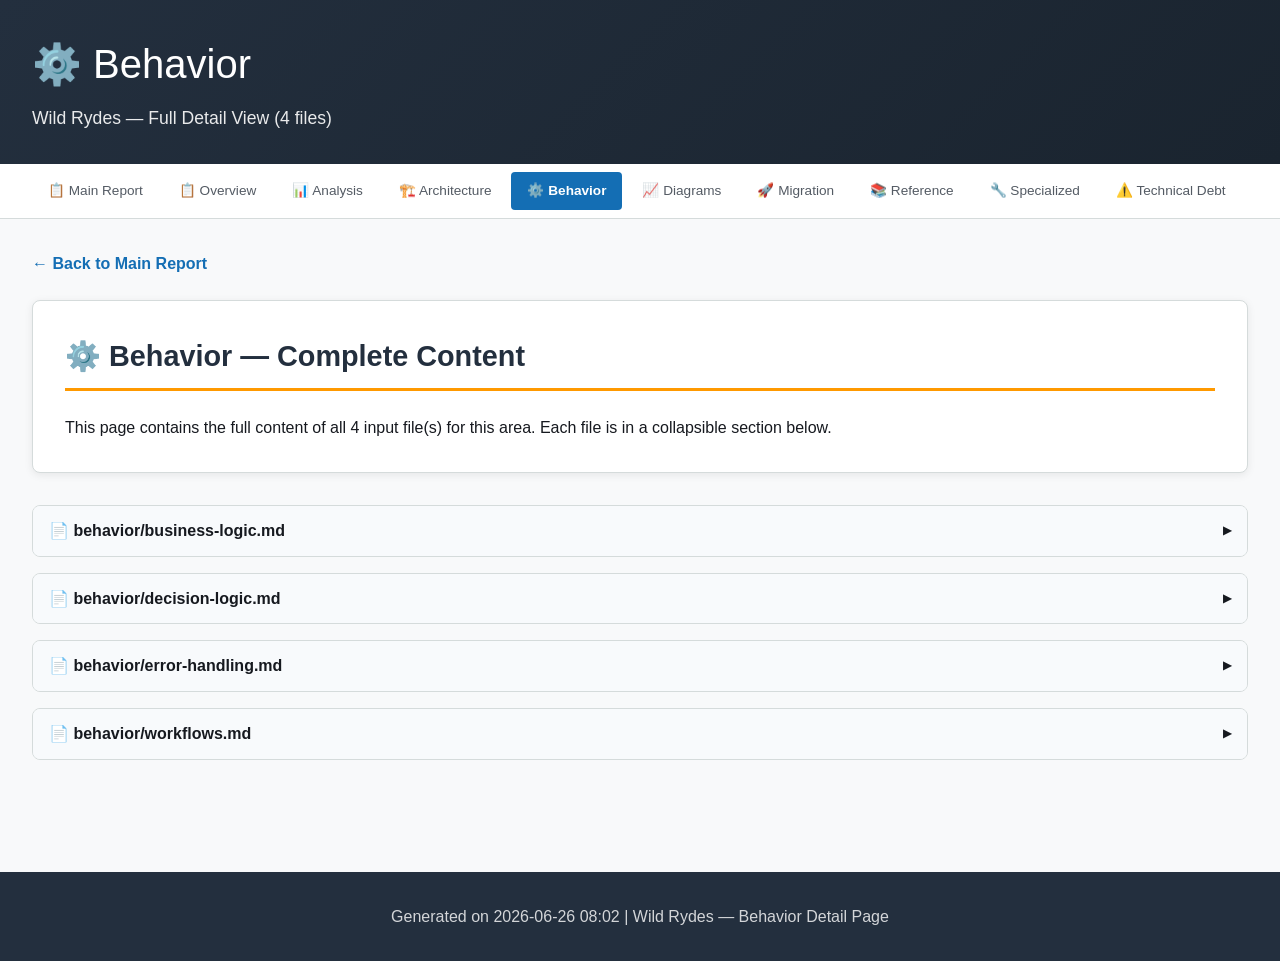
<file: atx-analysis-report/wildrydes/details-behavior.html>
<!DOCTYPE html>
<html lang="en">
<head>
  <meta charset="UTF-8">
  <meta name="viewport" content="width=device-width, initial-scale=1.0">
  <title>Behavior — Wild Rydes Detail</title>
  <style>
/*
 * AWS Transform Assessment Report — CSS Styles (Single Source of Truth)
 * 
 * Complete CSS for assessment reports (index.html + details-*.html).
 * Include the contents of this file in a <style> tag in each generated HTML file.
 * Do NOT link to this file — each HTML must be self-contained with inline CSS.
 */

/* Skip Link (Accessibility) */
.skip-link{position:absolute;top:-100%;left:1rem;background:var(--accent);color:#fff;padding:.75rem 1.5rem;border-radius:0 0 6px 6px;z-index:2000;font-weight:600;text-decoration:none;transition:top .2s}
.skip-link:focus{top:0}

:root{--primary:#232f3e;--secondary:#ff9900;--accent:#146eb4;--success:#1d8102;--warning:#ff9900;--danger:#d13212;--bg:#f8f9fa;--card:#fff;--text:#16191f;--text2:#545b64;--border:#d5dbdb;--code-bg:#f4f4f4;--font:-apple-system,BlinkMacSystemFont,'Segoe UI',Roboto,sans-serif;--mono:'SF Mono','Fira Code','Courier New',monospace}
*,*::before,*::after{box-sizing:border-box;margin:0;padding:0}
html{scroll-behavior:smooth}
body{font-family:var(--font);line-height:1.6;color:var(--text);background:var(--bg)}

/* Header */
.header{background:linear-gradient(135deg,var(--primary),#1a242f);color:#fff;padding:2rem 0;box-shadow:0 2px 8px rgba(0,0,0,.1)}
.header-content{max-width:1400px;margin:0 auto;padding:0 2rem}
.header-logo{display:flex;align-items:center;gap:1.5rem}
.aws-logo{height:48px;width:auto;filter:brightness(0) invert(1)}
.header h1{font-size:2.5rem;font-weight:300;margin-bottom:.5rem}
.header .subtitle{font-size:1.1rem;opacity:.9}
.critical-banner{background:linear-gradient(135deg,var(--danger),#a82a0c);color:#fff;padding:1.25rem 2rem;text-align:center;font-weight:500}
.critical-banner strong{font-size:1.2rem;display:block;margin-bottom:.25rem}

/* Container & Navigation */
.container{max-width:1400px;margin:0 auto;padding:2rem}
.page-nav{background:var(--card);border-bottom:1px solid var(--border);padding:.5rem 2rem;display:flex;gap:.25rem;flex-wrap:wrap;max-width:1400px;margin:0 auto}
.page-nav a{padding:.5rem 1rem;color:var(--text2);text-decoration:none;font-size:.85rem;border-radius:4px;transition:all .2s}
.page-nav a:hover{background:var(--bg);color:var(--text)}
.page-nav a.current{background:var(--accent);color:#fff;font-weight:600}

/* Tab Navigation */
.nav-tabs{display:flex;gap:.5rem;margin-bottom:2rem;flex-wrap:wrap;background:#fff;padding:1rem;border-radius:8px;box-shadow:0 2px 4px rgba(0,0,0,.05)}
.nav-tab{padding:.75rem 1.5rem;background:var(--bg);border:2px solid var(--border);border-radius:6px;cursor:pointer;transition:all .3s;font-weight:500;color:var(--text);font-size:.9rem}
.nav-tab:hover{background:var(--accent);color:#fff;border-color:var(--accent);transform:translateY(-2px)}
.nav-tab:focus-visible{outline:3px solid var(--accent);outline-offset:2px}
.nav-tab.active{background:var(--secondary);color:#fff;border-color:var(--secondary)}
.tab-content{display:none}
.tab-content.active{display:block;animation:fadeIn .3s ease}
@keyframes fadeIn{from{opacity:0;transform:translateY(10px)}to{opacity:1;transform:translateY(0)}}

/* Cards */
.card{background:var(--card);border:1px solid var(--border);border-radius:8px;padding:2rem;margin-bottom:2rem;box-shadow:0 2px 8px rgba(0,0,0,.08)}
.card h2{color:var(--primary);margin-bottom:1.5rem;font-size:1.8rem;border-bottom:3px solid var(--secondary);padding-bottom:.5rem}
.card h3{color:var(--accent);margin:1.5rem 0 1rem;font-size:1.4rem}
.card h4{color:var(--text);margin:1rem 0 .5rem;font-size:1.1rem}

/* Stats Grid */
.stats-grid{display:grid;grid-template-columns:repeat(auto-fit,minmax(220px,1fr));gap:1.5rem;margin:2rem 0}
.stat-card{background:linear-gradient(135deg,var(--card),#f0f3f5);padding:1.5rem;border-radius:8px;border-left:4px solid var(--accent);box-shadow:0 2px 4px rgba(0,0,0,.05)}
.stat-card.critical{border-left-color:var(--danger);background:linear-gradient(135deg,#fff5f5,#ffe6e6)}
.stat-card.warning{border-left-color:var(--warning);background:linear-gradient(135deg,#fffbf0,#fff4d6)}
.stat-card.success{border-left-color:var(--success);background:linear-gradient(135deg,#f0fff4,#d9f7e6)}
.stat-label{font-size:.9rem;color:var(--text2);text-transform:uppercase;letter-spacing:.5px;margin-bottom:.5rem}
.stat-value{font-size:2rem;font-weight:700}
.stat-description{font-size:.85rem;color:var(--text2);margin-top:.5rem}

/* Badges */
.badge{display:inline-block;padding:.25rem .75rem;border-radius:12px;font-size:.85rem;font-weight:600;text-transform:uppercase}
.badge-critical{background:var(--danger);color:#fff}
.badge-high{background:#ea580c;color:#fff}
.badge-medium{background:#ca8a04;color:#fff}
.badge-low{background:var(--success);color:#fff}
.badge-info{background:var(--accent);color:#fff}

/* Tables (responsive) */
.table-wrap{overflow-x:auto;-webkit-overflow-scrolling:touch;margin:1.5rem 0}
table{width:100%;border-collapse:collapse;margin:1.5rem 0;background:#fff;box-shadow:0 2px 4px rgba(0,0,0,.05)}
th{background:var(--primary);color:#fff;padding:1rem;text-align:left;font-weight:600}
td{padding:.75rem 1rem;border-bottom:1px solid var(--border)}
tr:hover{background:var(--bg)}

/* Code */
pre{background:var(--code-bg);color:var(--text);padding:1rem;border-radius:6px;overflow-x:auto;font-family:var(--mono);font-size:.85rem;border-left:4px solid var(--accent);margin:1rem 0;white-space:pre-wrap}
code{font-family:var(--mono);font-size:.9em}
:not(pre)>code{background:#f1f5f9;padding:.1rem .35rem;border-radius:3px;color:#be185d}

/* Alerts */
.alert{padding:1rem 1.5rem;border-radius:6px;margin:1.5rem 0;border-left:4px solid}
.alert-danger{background:#fff5f5;border-left-color:var(--danger);color:#721c24}
.alert-warning{background:#fffbf0;border-left-color:var(--warning);color:#856404}
.alert-info{background:#e7f3ff;border-left-color:var(--accent);color:#004085}
.alert-success{background:#f0fff4;border-left-color:var(--success);color:#155724}

/* Diagrams */
.diagram-container{background:#fff;border:2px solid var(--border);border-radius:12px;padding:2rem;margin:1.5rem 0}
.diagram-title{font-size:1.1rem;font-weight:700;color:var(--primary);text-align:center;margin-bottom:1.5rem;text-transform:uppercase;letter-spacing:1px}
.diagram-layers{display:flex;flex-direction:column;align-items:center;gap:.5rem}
.diagram-layer{width:100%;max-width:600px;padding:1rem 1.5rem;border-radius:8px;text-align:center}
.layer-label{font-weight:700;font-size:.85rem;text-transform:uppercase;letter-spacing:.5px;margin-bottom:.5rem}
.layer-components{display:flex;gap:.75rem;justify-content:center;flex-wrap:wrap}
.component{background:rgba(255,255,255,.8);padding:.3rem .8rem;border-radius:4px;font-size:.85rem;border:1px solid rgba(0,0,0,.1)}
.layer-presentation{background:linear-gradient(135deg,#e7f3ff,#cce5ff);border:1px solid #99caff}
.layer-business{background:linear-gradient(135deg,#fff4e6,#ffe8cc);border:1px solid #ffcc80}
.layer-data{background:linear-gradient(135deg,#e6f9e6,#ccf2cc);border:1px solid #80d980}
.diagram-arrow{font-size:1.5rem;color:var(--text2);text-align:center}

/* Flow Diagrams */
.flow-diagram{display:flex;align-items:center;gap:.5rem;flex-wrap:wrap;justify-content:center;padding:1.5rem;background:#fff;border:2px solid var(--border);border-radius:12px;margin:1.5rem 0}
.flow-node{padding:.75rem 1.25rem;border-radius:8px;font-weight:600;font-size:.85rem;text-align:center;min-width:100px}
.flow-node.client{background:#e7f3ff;border:2px solid #146eb4;color:#146eb4}
.flow-node.service{background:#fff4e6;border:2px solid #ff9900;color:#232f3e}
.flow-node.database{background:#e6f9e6;border:2px solid #1d8102;color:#1d8102}
.flow-node.external{background:#f5f5f5;border:2px dashed #545b64;color:#545b64}
.flow-arrow{font-size:1.25rem;color:var(--text2)}

/* AWS Diagrams */
.aws-diagram{background:linear-gradient(135deg,#fafbfc,#f0f3f5);border:2px solid var(--border);border-radius:12px;padding:2rem;margin:1.5rem 0}
.aws-diagram .aws-region{border:2px dashed #146eb4;border-radius:8px;padding:1.5rem;margin:1rem 0;position:relative}
.aws-diagram .aws-region::before{content:attr(data-label);position:absolute;top:-.75rem;left:1rem;background:#fff;padding:0 .5rem;font-size:.75rem;color:#146eb4;font-weight:600}
.aws-diagram .aws-service{display:inline-flex;align-items:center;gap:.5rem;padding:.5rem 1rem;background:#fff;border:1px solid var(--border);border-radius:6px;margin:.25rem;font-size:.85rem;box-shadow:0 1px 3px rgba(0,0,0,.08)}
.aws-diagram .aws-service .icon{font-size:1.25rem}

/* Collapsible Sections */
.collapsible{margin-bottom:1rem;border:1px solid var(--border);border-radius:8px;overflow:hidden}
.collapsible-header{padding:.75rem 1rem;background:#f8fafc;cursor:pointer;font-weight:600;display:flex;align-items:center;justify-content:space-between}
.collapsible-header:hover{background:#f1f5f9}
.collapsible-header::after{content:'▶';font-size:.7rem;transition:transform .2s}
.collapsible-header.expanded::after{transform:rotate(90deg)}
.collapsible-content{display:none;padding:1.5rem;border-top:1px solid var(--border)}
.collapsible-content.show{display:block}

/* Links & Buttons */
.back-link{color:var(--accent);text-decoration:none;font-weight:600;display:inline-block;margin-bottom:1.5rem}
.back-link:hover{text-decoration:underline}
.btn{display:inline-block;padding:.75rem 1.5rem;background:linear-gradient(135deg,#667eea,#764ba2);color:#fff;text-decoration:none;border-radius:6px;font-weight:600;transition:opacity .3s}
.btn:hover{opacity:.9}

/* Lists */
ul,ol{margin:1rem 0 1rem 2rem}
li{margin:.5rem 0}

/* Footer */
.footer{background:var(--primary);color:#fff;text-align:center;padding:2rem;margin-top:4rem}
.footer p{opacity:.8}

/* Responsive */
@media(max-width:768px){.nav-tabs{flex-direction:column}.stats-grid{grid-template-columns:1fr}.header h1{font-size:1.8rem}.page-nav{flex-direction:column}.readiness-score{flex-direction:column;text-align:center}.flow-diagram{gap:.25rem}.flow-node{min-width:80px;font-size:.75rem;padding:.5rem .75rem}}

/* Print */
@media print{.nav-tabs,.page-nav{display:none}.tab-content{display:block!important}.collapsible-content{display:block!important}pre{white-space:pre-wrap}
.tab-content:not(#tab-overview){page-break-before:always}
:root{--primary:#232f3e;--bg:#fff;--card:#fff;--text:#16191f;--text2:#545b64;--border:#d5dbdb;--code-bg:#f4f4f4}
}

/* Readiness Score */
.readiness-score{display:flex;align-items:center;gap:1.5rem;padding:1.5rem;border-radius:12px;margin:1.5rem 0}
.readiness-score.low{background:linear-gradient(135deg,#fff5f5,#ffe6e6);border:2px solid var(--danger)}
.readiness-score.medium{background:linear-gradient(135deg,#fffbf0,#fff4d6);border:2px solid var(--warning)}
.readiness-score.high{background:linear-gradient(135deg,#f0fff4,#d9f7e6);border:2px solid var(--success)}
.readiness-score .score-circle{width:100px;height:100px;border-radius:50%;display:flex;align-items:center;justify-content:center;flex-shrink:0}
.readiness-score .score-inner{width:80px;height:80px;border-radius:50%;background:#fff;display:flex;align-items:center;justify-content:center;font-size:1.8rem;font-weight:700}
.readiness-score .score-details{flex:1}
.readiness-score .score-details h4{margin:0 0 .5rem;font-size:1.2rem}
.readiness-score .score-details p{margin:0;font-size:.9rem;color:var(--text2)}

/* Tree Diagram */
.tree-diagram{font-family:var(--mono);font-size:.85rem;line-height:1.8;background:var(--code-bg);padding:1.5rem;border-radius:8px;border-left:4px solid var(--accent);margin:1.5rem 0;overflow-x:auto;white-space:pre}

/* Blockquotes */
blockquote{border-left:4px solid var(--accent);padding:.75rem 1.25rem;margin:1rem 0;background:var(--bg);color:var(--text2);font-style:italic}

/* Mermaid Fallback (rendered as code block on detail pages) */
.mermaid-fallback{font-family:var(--mono);font-size:.85rem;line-height:1.6;background:var(--code-bg);padding:1.5rem;border-radius:8px;border-left:4px solid #7c3aed;margin:1.5rem 0;overflow-x:auto;white-space:pre}
.mermaid-label{display:inline-block;background:#7c3aed;color:#fff;font-size:.7rem;font-weight:600;padding:.15rem .5rem;border-radius:3px;margin-bottom:.5rem;text-transform:uppercase;letter-spacing:.5px}

  </style>
</head>
<body>

<a href="#main-content" class="skip-link">Skip to main content</a>

  <div class="header">
    <div class="header-content">
      <h1>⚙️ Behavior</h1>
      <div class="subtitle">Wild Rydes — Full Detail View (4 files)</div>
    </div>
  </div>

  <div class="page-nav">
    <a href="index.html">📋 Main Report</a>
    <a href="details-overview.html">📋 Overview</a>
    <a href="details-analysis.html">📊 Analysis</a>
    <a href="details-architecture.html">🏗️ Architecture</a>
    <a href="details-behavior.html" class="current">⚙️ Behavior</a>
    <a href="details-diagrams.html">📈 Diagrams</a>
    <a href="details-migration.html">🚀 Migration</a>
    <a href="details-reference.html">📚 Reference</a>
    <a href="details-specialized.html">🔧 Specialized</a>
    <a href="details-technical-debt.html">⚠️ Technical Debt</a>
  </div>

  <div class="container" id="main-content">
    <a href="index.html" class="back-link">← Back to Main Report</a>

    <div class="card">
      <h2>⚙️ Behavior — Complete Content</h2>
      <p>This page contains the full content of all 4 input file(s) for this area. Each file is in a collapsible section below.</p>
    </div>

    <div class="collapsible">
  <div class="collapsible-header">📄 behavior/business-logic.md</div>
  <div class="collapsible-content">
    <blockquote>⚠️ <strong>Early Access</strong>: Behavior documentation is in early access. Please review critically.</blockquote>

<h1>Business Logic</h1>

<h2>User Management</h2>

<h3>UserController - Registration (<code>Create</code> action)</h3>
<ul>
  <li><strong>File:</strong> <code>sourceCode/wildrydes.net/Controllers/UserController.cs</code> (lines 63-79)</li>
  <li><strong>Rules:</strong></li>
</ul>
<ol>
  <li>Validate model state (Email required + valid format, Password required)</li>
  <li>Generate new GUID for user ID</li>
  <li>Hash password with SHA-256 (no salt)</li>
  <li>Store user in database</li>
  <li>Redirect to home page on success</li>
  <li>Return form with validation errors on failure</li>
</ol>

<h3>UserController - Authentication (<code>Login</code> action)</h3>
<ul>
  <li><strong>File:</strong> <code>sourceCode/wildrydes.net/Controllers/UserController.cs</code> (lines 34-59)</li>
  <li><strong>Rules:</strong></li>
</ul>
<ol>
  <li>Require non-empty Email and Password</li>
  <li>Look up user by email in database</li>
  <li>Hash provided password and compare to stored hash</li>
  <li>On success: set <code>Session[&quot;user&quot;]</code> = email, <code>Session[&quot;role&quot;]</code> = &quot;user&quot;</li>
  <li>If <code>?or=</code> query parameter exists, redirect to that URL (open redirect)</li>
  <li>Otherwise redirect to Home/Index</li>
  <li>On failure: set ViewBag.Error = &quot;Invalid login attempt&quot;</li>
</ol>

<h3>UserController - Logout</h3>
<ul>
  <li><strong>File:</strong> <code>sourceCode/wildrydes.net/Controllers/UserController.cs</code> (lines 20-24)</li>
  <li><strong>Rules:</strong></li>
</ul>
<ol>
  <li>Abandon session</li>
  <li>Redirect to Home/Index</li>
</ol>

<h2>Ride Management</h2>

<h3>RideController - CreateRide</h3>
<ul>
  <li><strong>File:</strong> <code>sourceCode/wildrydes.net/Controllers/RideController.cs</code> (lines 38-91)</li>
  <li><strong>Rules:</strong></li>
</ul>
<ol>
  <li>Check session for logged-in user email</li>
  <li>Look up user record by email</li>
  <li>Select random unicorn from database using <code>OrderBy(Guid.NewGuid()).Skip(random)</code></li>
  <li>Create RideModel with:</li>
</ol>
<ul>
  <li>New GUID ID</li>
  <li>User and Unicorn FK references</li>
  <li>Current timestamp</li>
  <li>Pickup and destination locations (from request parameters)</li>
  <li>Passenger count (from request)</li>
  <li>EstimatedArrival = Now + 15 minutes (hardcoded)</li>
  <li>EstimatedDistance = 0 (placeholder)</li>
  <li>EstimatedDuration = 15 minutes (hardcoded)</li>
  <li>Status = &quot;Requested&quot;</li>
</ul>
<ol>
  <li>Save to database</li>
  <li>Return JSON with ride ID, unicorn details</li>
</ol>

<h3>RideController - ReverseGeocode</h3>
<ul>
  <li><strong>File:</strong> <code>sourceCode/wildrydes.net/Controllers/RideController.cs</code> (lines 94-124)</li>
  <li><strong>Rules:</strong></li>
</ul>
<ol>
  <li>Call AWS Location Service <code>SearchPlaceIndexForPosition</code></li>
  <li>Pass coordinates as [longitude, latitude] (AWS format)</li>
  <li>Request max 1 result</li>
  <li>Return place label if found, otherwise return formatted coordinates</li>
</ol>

<h3>RideController - GetMapTile</h3>
<ul>
  <li><strong>File:</strong> <code>sourceCode/wildrydes.net/Controllers/RideController.cs</code> (lines 128-157)</li>
  <li><strong>Rules:</strong></li>
</ul>
<ol>
  <li>Request tile from AWS Location Service by z/x/y coordinates</li>
  <li>Read response blob into byte array</li>
  <li>Set content type to image/png</li>
  <li>Set public caching with 1-hour max-age</li>
  <li>Return tile as file result</li>
</ol>

<h3>RideController - Index (Ride History)</h3>
<ul>
  <li><strong>File:</strong> <code>sourceCode/wildrydes.net/Controllers/RideController.cs</code> (lines 160-172)</li>
  <li><strong>Rules:</strong></li>
</ul>
<ol>
  <li>Get current user email from session</li>
  <li>Look up user by email</li>
  <li>Query rides for that user with Unicorn and User includes</li>
  <li>Order by DateTime ascending</li>
  <li>Return view with ride list</li>
</ol>

<h2>Unicorn Management</h2>

<h3>UnicornController - Index</h3>
<ul>
  <li><strong>File:</strong> <code>sourceCode/wildrydes.net/Controllers/UnicornController.cs</code> (lines 20-23)</li>
  <li><strong>Rules:</strong> List all unicorns from database</li>
</ul>

<h3>UnicornController - Create</h3>
<ul>
  <li><strong>File:</strong> <code>sourceCode/wildrydes.net/Controllers/UnicornController.cs</code> (lines 31-43)</li>
  <li><strong>Rules:</strong></li>
</ul>
<ol>
  <li>Bind only Id, Name, Description, Rating (excludes Color from binding)</li>
  <li>Validate model state</li>
  <li>Generate new GUID</li>
  <li>Save to database</li>
  <li>Anti-forgery token required</li>
</ol>

<h3>UnicornController - Delete</h3>
<ul>
  <li><strong>File:</strong> <code>sourceCode/wildrydes.net/Controllers/UnicornController.cs</code> (lines 46-66)</li>
  <li><strong>Rules:</strong></li>
</ul>
<ol>
  <li>GET: Show confirmation view with unicorn details</li>
  <li>POST: Find unicorn by ID, remove from database</li>
  <li>Anti-forgery token required on POST</li>
  <li>Cascade delete removes associated rides (FK constraint)</li>
</ol>

<h2>Seed Data / Initial State</h2>

<h3>Configuration.Seed()</h3>
<ul>
  <li><strong>File:</strong> <code>sourceCode/wildrydes.net/Migrations/Configuration.cs</code></li>
  <li><strong>Rules:</strong></li>
</ul>
<ol>
  <li>Seed 3 unicorns: Bucephalus (Gold, Rating 4), Shadowfox (White, Rating 5), Rocinante (Brown, Rating 4)</li>
  <li>Seed 1 user: <code>user@unicornrides.aws</code> with password <code>Passw0rd</code> (SHA-256 hashed)</li>
  <li>Uses <code>AddOrUpdate</code> for idempotency</li>
</ol>

<h2>Cross-References</h2>

<ul>
  <li><a href="workflows.md">Workflows</a></li>
  <li><a href="decision-logic.md">Decision Logic</a></li>
  <li><a href="../reference/api-reference.md">API Reference</a></li>
</ul>

  </div>
</div>
<div class="collapsible">
  <div class="collapsible-header">📄 behavior/decision-logic.md</div>
  <div class="collapsible-content">
    <blockquote>⚠️ <strong>Early Access</strong>: Behavior documentation is in early access. Please review critically.</blockquote>

<h1>Decision Logic</h1>

<h2>Authentication Decisions</h2>

<h3>Protected Attribute Filter</h3>
<ul>
  <li><strong>Location:</strong> <code>sourceCode/wildrydes.net/Decorators/Protected.cs</code> (line 12)</li>
  <li><strong>Decision:</strong> <code>Session[&quot;user&quot;] == null</code></li>
  <li><strong>True:</strong> Redirect to <code>/User/Login?or={currentUrl}</code></li>
  <li><strong>False:</strong> Allow action to proceed</li>
</ul>

<h3>Login Credential Validation</h3>
<ul>
  <li><strong>Location:</strong> <code>sourceCode/wildrydes.net/Controllers/UserController.cs</code> (lines 36-58)</li>
  <li><strong>Decision Tree:</strong></li>
</ul>
<ol>
  <li><code>Email</code> or <code>Password</code> empty? → Show error</li>
  <li>User exists in DB with matching email? → No: Show error</li>
  <li><code>GetHash(password) == user.Password</code>? → No: Show error</li>
  <li>All pass → Set session, check redirect</li>
</ol>

<h3>Post-Login Redirect</h3>
<ul>
  <li><strong>Location:</strong> <code>sourceCode/wildrydes.net/Controllers/UserController.cs</code> (lines 48-55)</li>
  <li><strong>Decision:</strong> <code>Request.QueryString[&quot;or&quot;]</code> is not null/empty</li>
  <li><strong>True:</strong> <code>Redirect(Request.QueryString[&quot;or&quot;])</code> (unvalidated)</li>
  <li><strong>False:</strong> <code>RedirectToAction(&quot;Index&quot;, &quot;Home&quot;)</code></li>
</ul>

<h2>Ride Creation Decisions</h2>

<h3>User Validation in CreateRide</h3>
<ul>
  <li><strong>Location:</strong> <code>sourceCode/wildrydes.net/Controllers/RideController.cs</code> (lines 42-52)</li>
  <li><strong>Decision Tree:</strong></li>
</ul>
<ol>
  <li><code>Session[&quot;user&quot;]</code> is null/empty? → Return <code>{success: false, error: &quot;User not logged in&quot;}</code></li>
  <li>User not found in DB? → Return <code>{success: false, error: &quot;User not found&quot;}</code></li>
  <li>Both pass → Proceed with ride creation</li>
</ol>

<h3>Unicorn Selection</h3>
<ul>
  <li><strong>Location:</strong> <code>sourceCode/wildrydes.net/Controllers/RideController.cs</code> (lines 54-57)</li>
  <li><strong>Logic:</strong> Random selection using <code>Random.Next(0, count)</code> and <code>OrderBy(Guid.NewGuid()).Skip(n).FirstOrDefault()</code></li>
  <li><strong>Note:</strong> This approach has a race condition - count may change between the count query and the skip query</li>
</ul>

<h2>Geocoding Decisions</h2>

<h3>ReverseGeocode Response Handling</h3>
<ul>
  <li><strong>Location:</strong> <code>sourceCode/wildrydes.net/Controllers/RideController.cs</code> (lines 108-114)</li>
  <li><strong>Decision:</strong> <code>response.Results?.Count &gt; 0</code></li>
  <li><strong>True:</strong> Return <code>{success: true, address: label}</code></li>
  <li><strong>False:</strong> Return <code>{success: false, address: &quot;{lat}, {lng}&quot;}</code></li>
</ul>

<h2>Map Tile Decisions</h2>

<h3>GetMapTile Error Handling</h3>
<ul>
  <li><strong>Location:</strong> <code>sourceCode/wildrydes.net/Controllers/RideController.cs</code> (lines 147-155)</li>
  <li><strong>Decision Tree:</strong></li>
</ul>
<ol>
  <li>AccessDeniedException → HTTP 403 Forbidden</li>
  <li>Any other Exception → HTTP 404 Not Found</li>
</ol>

<h2>Unicorn Management Decisions</h2>

<h3>Delete Validation</h3>
<ul>
  <li><strong>Location:</strong> <code>sourceCode/wildrydes.net/Controllers/UnicornController.cs</code> (lines 46-55)</li>
  <li><strong>Decision:</strong> <code>id == null</code></li>
  <li><strong>True:</strong> HTTP 400 Bad Request</li>
  <li><strong>Decision:</strong> Unicorn not found in DB</li>
  <li><strong>True:</strong> HTTP 404 Not Found</li>
</ul>

<h3>Create Binding</h3>
<ul>
  <li><strong>Location:</strong> <code>sourceCode/wildrydes.net/Controllers/UnicornController.cs</code> (line 35)</li>
  <li><strong>Decision:</strong> <code>[Bind(Include = &quot;Id,Name,Description,Rating&quot;)]</code> - explicitly excludes <code>Color</code> from model binding (likely a bug - Color is Required but not bound)</li>
</ul>

<h2>Model Validation Decisions</h2>

<h3>UserModel Validation</h3>
<ul>
  <li>Email: <code>[Required]</code>, <code>[EmailAddress]</code></li>
  <li>Password: <code>[Required]</code></li>
</ul>

<h3>UnicornModel Validation</h3>
<ul>
  <li>Name: <code>[Required]</code></li>
  <li>Color: <code>[Required]</code></li>
  <li>Description: <code>[Required]</code></li>
</ul>

<h2>Cross-References</h2>

<ul>
  <li><a href="business-logic.md">Business Logic</a></li>
  <li><a href="error-handling.md">Error Handling</a></li>
  <li><a href="../analysis/security-patterns.md">Security Patterns</a></li>
</ul>

  </div>
</div>
<div class="collapsible">
  <div class="collapsible-header">📄 behavior/error-handling.md</div>
  <div class="collapsible-content">
    <blockquote>⚠️ <strong>Early Access</strong>: Behavior documentation is in early access. Please review critically.</blockquote>

<h1>Error Handling</h1>

<h2>Global Error Handling</h2>

<h3>HandleErrorAttribute (Global Filter)</h3>
<ul>
  <li><strong>Location:</strong> <code>sourceCode/wildrydes.net/App_Start/FilterConfig.cs</code> (line 9)</li>
  <li><strong>Behavior:</strong> Catches unhandled exceptions in controller actions, renders <code>Views/Shared/Error.cshtml</code></li>
  <li><strong>Scope:</strong> All controllers (registered globally)</li>
</ul>

<h2>Controller-Level Error Handling</h2>

<h3>RideController.CreateRide</h3>
<ul>
  <li><strong>Location:</strong> <code>sourceCode/wildrydes.net/Controllers/RideController.cs</code> (lines 38-91)</li>
  <li><strong>Pattern:</strong> Try-catch wrapping entire method</li>
  <li><strong>On exception:</strong> Logs to <code>Debug.WriteLine</code>, returns <code>{success: false, error: ex.Message}</code></li>
  <li><strong>Issue:</strong> Exposes raw exception messages to client (information disclosure)</li>
</ul>

<h3>RideController.ReverseGeocode</h3>
<ul>
  <li><strong>Location:</strong> <code>sourceCode/wildrydes.net/Controllers/RideController.cs</code> (lines 94-124)</li>
  <li><strong>Pattern:</strong> Try-catch with specific <code>AccessDeniedException</code> handling</li>
  <li><strong>Handlers:</strong></li>
  <li><code>AccessDeniedException</code> → Return <code>{success: false, error: &quot;Access denied to AWS Location Service&quot;}</code></li>
  <li>General <code>Exception</code> → Return <code>{success: false, address: &quot;{lat}, {lng}&quot;, error: ex.Message}</code></li>
  <li><strong>Graceful degradation:</strong> Falls back to coordinate display when geocoding fails</li>
</ul>

<h3>RideController.GetMapTile</h3>
<ul>
  <li><strong>Location:</strong> <code>sourceCode/wildrydes.net/Controllers/RideController.cs</code> (lines 128-157)</li>
  <li><strong>Pattern:</strong> Try-catch with HTTP status code responses</li>
  <li><strong>Handlers:</strong></li>
  <li><code>AccessDeniedException</code> → HTTP 403</li>
  <li>General <code>Exception</code> → HTTP 404</li>
  <li><strong>Note:</strong> Swallows exception details (no logging in catch blocks)</li>
</ul>

<h3>UnicornController.Delete</h3>
<ul>
  <li><strong>Location:</strong> <code>sourceCode/wildrydes.net/Controllers/UnicornController.cs</code> (lines 46-55)</li>
  <li><strong>Pattern:</strong> Null checks with HTTP status codes</li>
  <li><strong>Handlers:</strong></li>
  <li><code>id == null</code> → HTTP 400 BadRequest</li>
  <li>Unicorn not found → HTTP 404 NotFound</li>
  <li><strong>No try-catch:</strong> Database exceptions propagate to global handler</li>
</ul>

<h3>UserController.Login</h3>
<ul>
  <li><strong>Location:</strong> <code>sourceCode/wildrydes.net/Controllers/UserController.cs</code> (lines 34-59)</li>
  <li><strong>Pattern:</strong> Conditional checks (no try-catch)</li>
  <li><strong>Error display:</strong> Sets <code>ViewBag.Error = &quot;Invalid login attempt&quot;</code> for view rendering</li>
  <li><strong>No exception handling:</strong> Database errors propagate to global handler</li>
</ul>

<h2>Resource Disposal Pattern</h2>

<p>All controllers that use <code>DefaultContext</code> implement <code>Dispose(bool)</code>:</p>
<ul>
  <li><strong>UserController:</strong> Disposes <code>db</code></li>
  <li><strong>UnicornController:</strong> Disposes <code>db</code></li>
  <li><strong>RideController:</strong> Disposes <code>db</code> and <code>_locationClient</code></li>
</ul>

<h2>Missing Error Handling</h2>

<ol>
  <li><strong>No validation on CreateRide parameters</strong> - No checks for valid latitude/longitude ranges</li>
  <li><strong>No null check on random unicorn</strong> - If no unicorns exist, <code>FirstOrDefault()</code> returns null → NullReferenceException</li>
  <li><strong>No null check on user in RideController.Index</strong> - If user lookup fails, next line throws NullReferenceException</li>
  <li><strong>No transaction management</strong> - Database operations are not wrapped in explicit transactions</li>
</ol>

<h2>Cross-References</h2>

<ul>
  <li><a href="decision-logic.md">Decision Logic</a></li>
  <li><a href="../analysis/security-patterns.md">Security Patterns</a></li>
  <li><a href="../analysis/complexity-analysis.md">Complexity Analysis</a></li>
</ul>

  </div>
</div>
<div class="collapsible">
  <div class="collapsible-header">📄 behavior/workflows.md</div>
  <div class="collapsible-content">
    <blockquote>⚠️ <strong>Early Access</strong>: Behavior documentation is in early access. Please review critically.</blockquote>

<h1>Workflows</h1>

<h2>1. User Registration Workflow</h2>

<p><strong>Entry Point:</strong> <code>UserController.Create()</code> [GET] → Form submission → <code>UserController.Create()</code> [POST]</p>

<pre><code>User navigates to /User/Create
    │
    ├── [GET] Render registration form
    │
    └── [POST] Form submitted
            │
            ├── Model validation fails → Return form with errors
            │
            └── Model valid
                    │
                    ├── Generate new GUID
                    ├── Hash password (SHA-256)
                    ├── Save to database
                    └── Redirect to Home/Index</code></pre>

<h2>2. User Login Workflow</h2>

<p><strong>Entry Point:</strong> <code>UserController.Login()</code> [GET] → Form submission → <code>UserController.Login()</code> [POST]</p>

<pre><code>User navigates to /User/Login(?or=returnUrl)
    │
    ├── [GET] Render login form
    │
    └── [POST] Credentials submitted
            │
            ├── Email or Password empty → Show error
            │
            ├── User not found in DB → Show error
            │
            ├── Password hash mismatch → Show error
            │
            └── Authentication success
                    │
                    ├── Set Session[&quot;user&quot;] = email
                    ├── Set Session[&quot;role&quot;] = &quot;user&quot;
                    │
                    ├── If ?or= parameter exists → Redirect to that URL
                    └── Else → Redirect to Home/Index</code></pre>

<h2>3. Ride Request Workflow</h2>

<p><strong>Entry Point:</strong> <code>RideController.Map()</code> [GET] → Client-side map interaction → <code>RideController.CreateRide()</code> [POST]</p>

<pre><code>User navigates to /Ride/Map (requires auth)
    │
    ├── Load Leaflet.js map with AWS Location Service tiles
    ├── Browser geolocation → Detect pickup location
    ├── ReverseGeocode pickup coordinates → Get address
    │
    ├── User clicks destination on map
    │   ├── ReverseGeocode destination coordinates → Get address
    │   └── Display destination marker
    │
    └── User confirms ride request
            │
            └── POST /Ride/CreateRide (AJAX)
                    │
                    ├── Session check fails → Return error JSON
                    ├── User not found → Return error JSON
                    │
                    └── Success path:
                            ├── Select random unicorn
                            ├── Create RideModel (status=&quot;Requested&quot;)
                            ├── Save to database
                            └── Return JSON {rideId, unicornName, unicornDesc, unicornColor}</code></pre>

<h2>4. Ride History Workflow</h2>

<p><strong>Entry Point:</strong> <code>RideController.Index()</code> [GET]</p>

<pre><code>User navigates to /Ride/Index (requires auth)
    │
    ├── Get user email from session
    ├── Find user by email
    ├── Query rides for user (include Unicorn, User)
    ├── Order by DateTime
    └── Render view with ride list</code></pre>

<h2>5. Unicorn Management Workflow</h2>

<p><strong>Entry Point:</strong> <code>UnicornController.Index()</code> [GET]</p>

<pre><code>User navigates to /Unicorn (requires auth)
    │
    ├── List all unicorns
    │
    ├── Create: /Unicorn/Create
    │       ├── [GET] Show form
    │       └── [POST] Validate → Save → Redirect to Index
    │
    └── Delete: /Unicorn/Delete/{id}
            ├── [GET] Show confirmation with unicorn details
            └── [POST] Remove from DB → Redirect to Index</code></pre>

<h2>Cross-References</h2>

<ul>
  <li><a href="business-logic.md">Business Logic</a></li>
  <li><a href="decision-logic.md">Decision Logic</a></li>
  <li><a href="../reference/api-reference.md">API Reference</a></li>
</ul>

  </div>
</div>
  </div>

  <div class="footer">
    <p>Generated on 2026-06-26 08:02 | Wild Rydes — Behavior Detail Page</p>
  </div>

  <script>
  (function() {
    document.querySelectorAll('.collapsible-header').forEach(function(h) {
      function toggle() {
        h.classList.toggle('expanded');
        h.nextElementSibling.classList.toggle('show');
      }
      h.addEventListener('click', toggle);
      h.addEventListener('keydown', function(e) {
        if (e.key === 'Enter' || e.key === ' ') { e.preventDefault(); toggle(); }
      });
    });
  })();
  </script>
</body>
</html>
</file>
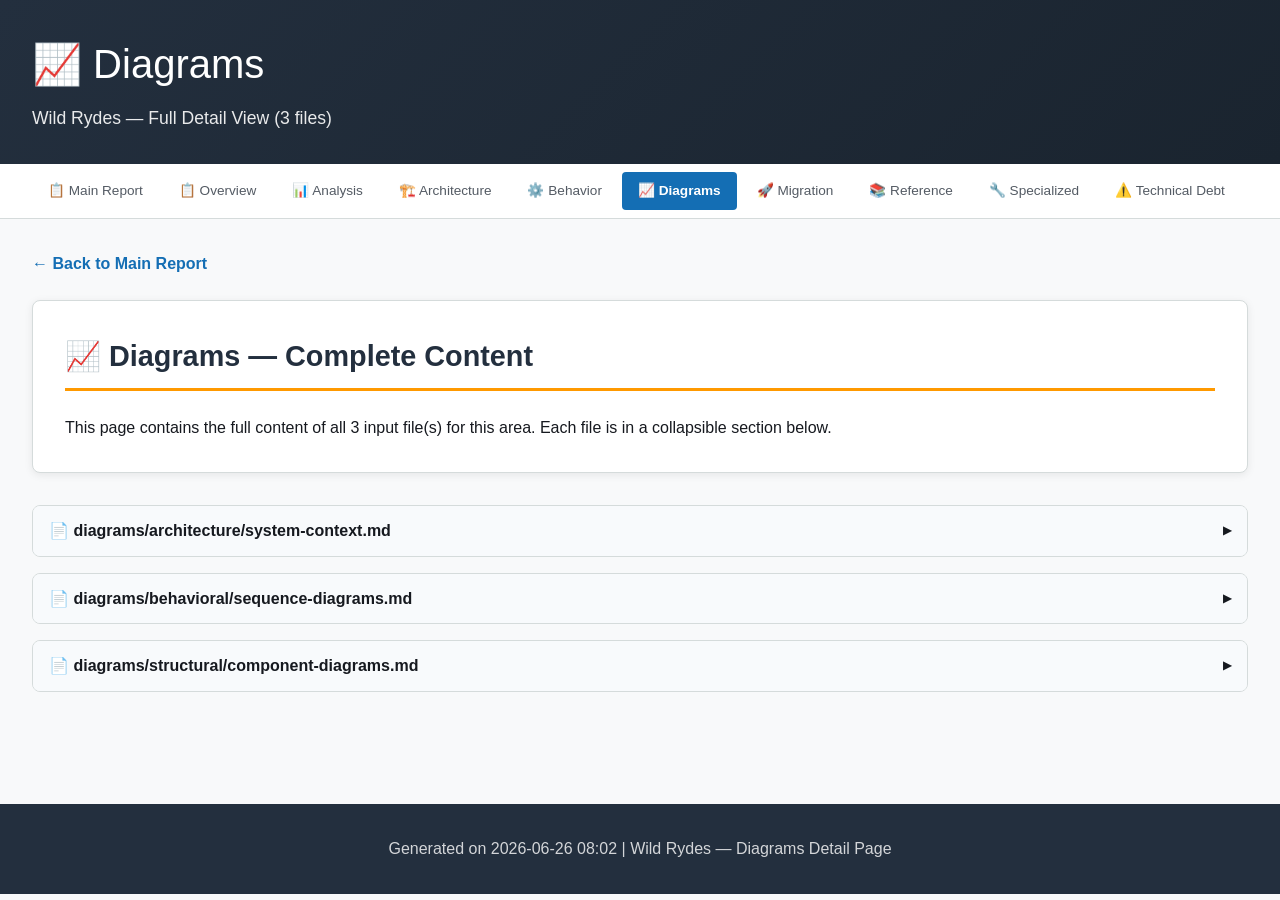
<file: atx-analysis-report/wildrydes/details-diagrams.html>
<!DOCTYPE html>
<html lang="en">
<head>
  <meta charset="UTF-8">
  <meta name="viewport" content="width=device-width, initial-scale=1.0">
  <title>Diagrams — Wild Rydes Detail</title>
  <style>
/*
 * AWS Transform Assessment Report — CSS Styles (Single Source of Truth)
 * 
 * Complete CSS for assessment reports (index.html + details-*.html).
 * Include the contents of this file in a <style> tag in each generated HTML file.
 * Do NOT link to this file — each HTML must be self-contained with inline CSS.
 */

/* Skip Link (Accessibility) */
.skip-link{position:absolute;top:-100%;left:1rem;background:var(--accent);color:#fff;padding:.75rem 1.5rem;border-radius:0 0 6px 6px;z-index:2000;font-weight:600;text-decoration:none;transition:top .2s}
.skip-link:focus{top:0}

:root{--primary:#232f3e;--secondary:#ff9900;--accent:#146eb4;--success:#1d8102;--warning:#ff9900;--danger:#d13212;--bg:#f8f9fa;--card:#fff;--text:#16191f;--text2:#545b64;--border:#d5dbdb;--code-bg:#f4f4f4;--font:-apple-system,BlinkMacSystemFont,'Segoe UI',Roboto,sans-serif;--mono:'SF Mono','Fira Code','Courier New',monospace}
*,*::before,*::after{box-sizing:border-box;margin:0;padding:0}
html{scroll-behavior:smooth}
body{font-family:var(--font);line-height:1.6;color:var(--text);background:var(--bg)}

/* Header */
.header{background:linear-gradient(135deg,var(--primary),#1a242f);color:#fff;padding:2rem 0;box-shadow:0 2px 8px rgba(0,0,0,.1)}
.header-content{max-width:1400px;margin:0 auto;padding:0 2rem}
.header-logo{display:flex;align-items:center;gap:1.5rem}
.aws-logo{height:48px;width:auto;filter:brightness(0) invert(1)}
.header h1{font-size:2.5rem;font-weight:300;margin-bottom:.5rem}
.header .subtitle{font-size:1.1rem;opacity:.9}
.critical-banner{background:linear-gradient(135deg,var(--danger),#a82a0c);color:#fff;padding:1.25rem 2rem;text-align:center;font-weight:500}
.critical-banner strong{font-size:1.2rem;display:block;margin-bottom:.25rem}

/* Container & Navigation */
.container{max-width:1400px;margin:0 auto;padding:2rem}
.page-nav{background:var(--card);border-bottom:1px solid var(--border);padding:.5rem 2rem;display:flex;gap:.25rem;flex-wrap:wrap;max-width:1400px;margin:0 auto}
.page-nav a{padding:.5rem 1rem;color:var(--text2);text-decoration:none;font-size:.85rem;border-radius:4px;transition:all .2s}
.page-nav a:hover{background:var(--bg);color:var(--text)}
.page-nav a.current{background:var(--accent);color:#fff;font-weight:600}

/* Tab Navigation */
.nav-tabs{display:flex;gap:.5rem;margin-bottom:2rem;flex-wrap:wrap;background:#fff;padding:1rem;border-radius:8px;box-shadow:0 2px 4px rgba(0,0,0,.05)}
.nav-tab{padding:.75rem 1.5rem;background:var(--bg);border:2px solid var(--border);border-radius:6px;cursor:pointer;transition:all .3s;font-weight:500;color:var(--text);font-size:.9rem}
.nav-tab:hover{background:var(--accent);color:#fff;border-color:var(--accent);transform:translateY(-2px)}
.nav-tab:focus-visible{outline:3px solid var(--accent);outline-offset:2px}
.nav-tab.active{background:var(--secondary);color:#fff;border-color:var(--secondary)}
.tab-content{display:none}
.tab-content.active{display:block;animation:fadeIn .3s ease}
@keyframes fadeIn{from{opacity:0;transform:translateY(10px)}to{opacity:1;transform:translateY(0)}}

/* Cards */
.card{background:var(--card);border:1px solid var(--border);border-radius:8px;padding:2rem;margin-bottom:2rem;box-shadow:0 2px 8px rgba(0,0,0,.08)}
.card h2{color:var(--primary);margin-bottom:1.5rem;font-size:1.8rem;border-bottom:3px solid var(--secondary);padding-bottom:.5rem}
.card h3{color:var(--accent);margin:1.5rem 0 1rem;font-size:1.4rem}
.card h4{color:var(--text);margin:1rem 0 .5rem;font-size:1.1rem}

/* Stats Grid */
.stats-grid{display:grid;grid-template-columns:repeat(auto-fit,minmax(220px,1fr));gap:1.5rem;margin:2rem 0}
.stat-card{background:linear-gradient(135deg,var(--card),#f0f3f5);padding:1.5rem;border-radius:8px;border-left:4px solid var(--accent);box-shadow:0 2px 4px rgba(0,0,0,.05)}
.stat-card.critical{border-left-color:var(--danger);background:linear-gradient(135deg,#fff5f5,#ffe6e6)}
.stat-card.warning{border-left-color:var(--warning);background:linear-gradient(135deg,#fffbf0,#fff4d6)}
.stat-card.success{border-left-color:var(--success);background:linear-gradient(135deg,#f0fff4,#d9f7e6)}
.stat-label{font-size:.9rem;color:var(--text2);text-transform:uppercase;letter-spacing:.5px;margin-bottom:.5rem}
.stat-value{font-size:2rem;font-weight:700}
.stat-description{font-size:.85rem;color:var(--text2);margin-top:.5rem}

/* Badges */
.badge{display:inline-block;padding:.25rem .75rem;border-radius:12px;font-size:.85rem;font-weight:600;text-transform:uppercase}
.badge-critical{background:var(--danger);color:#fff}
.badge-high{background:#ea580c;color:#fff}
.badge-medium{background:#ca8a04;color:#fff}
.badge-low{background:var(--success);color:#fff}
.badge-info{background:var(--accent);color:#fff}

/* Tables (responsive) */
.table-wrap{overflow-x:auto;-webkit-overflow-scrolling:touch;margin:1.5rem 0}
table{width:100%;border-collapse:collapse;margin:1.5rem 0;background:#fff;box-shadow:0 2px 4px rgba(0,0,0,.05)}
th{background:var(--primary);color:#fff;padding:1rem;text-align:left;font-weight:600}
td{padding:.75rem 1rem;border-bottom:1px solid var(--border)}
tr:hover{background:var(--bg)}

/* Code */
pre{background:var(--code-bg);color:var(--text);padding:1rem;border-radius:6px;overflow-x:auto;font-family:var(--mono);font-size:.85rem;border-left:4px solid var(--accent);margin:1rem 0;white-space:pre-wrap}
code{font-family:var(--mono);font-size:.9em}
:not(pre)>code{background:#f1f5f9;padding:.1rem .35rem;border-radius:3px;color:#be185d}

/* Alerts */
.alert{padding:1rem 1.5rem;border-radius:6px;margin:1.5rem 0;border-left:4px solid}
.alert-danger{background:#fff5f5;border-left-color:var(--danger);color:#721c24}
.alert-warning{background:#fffbf0;border-left-color:var(--warning);color:#856404}
.alert-info{background:#e7f3ff;border-left-color:var(--accent);color:#004085}
.alert-success{background:#f0fff4;border-left-color:var(--success);color:#155724}

/* Diagrams */
.diagram-container{background:#fff;border:2px solid var(--border);border-radius:12px;padding:2rem;margin:1.5rem 0}
.diagram-title{font-size:1.1rem;font-weight:700;color:var(--primary);text-align:center;margin-bottom:1.5rem;text-transform:uppercase;letter-spacing:1px}
.diagram-layers{display:flex;flex-direction:column;align-items:center;gap:.5rem}
.diagram-layer{width:100%;max-width:600px;padding:1rem 1.5rem;border-radius:8px;text-align:center}
.layer-label{font-weight:700;font-size:.85rem;text-transform:uppercase;letter-spacing:.5px;margin-bottom:.5rem}
.layer-components{display:flex;gap:.75rem;justify-content:center;flex-wrap:wrap}
.component{background:rgba(255,255,255,.8);padding:.3rem .8rem;border-radius:4px;font-size:.85rem;border:1px solid rgba(0,0,0,.1)}
.layer-presentation{background:linear-gradient(135deg,#e7f3ff,#cce5ff);border:1px solid #99caff}
.layer-business{background:linear-gradient(135deg,#fff4e6,#ffe8cc);border:1px solid #ffcc80}
.layer-data{background:linear-gradient(135deg,#e6f9e6,#ccf2cc);border:1px solid #80d980}
.diagram-arrow{font-size:1.5rem;color:var(--text2);text-align:center}

/* Flow Diagrams */
.flow-diagram{display:flex;align-items:center;gap:.5rem;flex-wrap:wrap;justify-content:center;padding:1.5rem;background:#fff;border:2px solid var(--border);border-radius:12px;margin:1.5rem 0}
.flow-node{padding:.75rem 1.25rem;border-radius:8px;font-weight:600;font-size:.85rem;text-align:center;min-width:100px}
.flow-node.client{background:#e7f3ff;border:2px solid #146eb4;color:#146eb4}
.flow-node.service{background:#fff4e6;border:2px solid #ff9900;color:#232f3e}
.flow-node.database{background:#e6f9e6;border:2px solid #1d8102;color:#1d8102}
.flow-node.external{background:#f5f5f5;border:2px dashed #545b64;color:#545b64}
.flow-arrow{font-size:1.25rem;color:var(--text2)}

/* AWS Diagrams */
.aws-diagram{background:linear-gradient(135deg,#fafbfc,#f0f3f5);border:2px solid var(--border);border-radius:12px;padding:2rem;margin:1.5rem 0}
.aws-diagram .aws-region{border:2px dashed #146eb4;border-radius:8px;padding:1.5rem;margin:1rem 0;position:relative}
.aws-diagram .aws-region::before{content:attr(data-label);position:absolute;top:-.75rem;left:1rem;background:#fff;padding:0 .5rem;font-size:.75rem;color:#146eb4;font-weight:600}
.aws-diagram .aws-service{display:inline-flex;align-items:center;gap:.5rem;padding:.5rem 1rem;background:#fff;border:1px solid var(--border);border-radius:6px;margin:.25rem;font-size:.85rem;box-shadow:0 1px 3px rgba(0,0,0,.08)}
.aws-diagram .aws-service .icon{font-size:1.25rem}

/* Collapsible Sections */
.collapsible{margin-bottom:1rem;border:1px solid var(--border);border-radius:8px;overflow:hidden}
.collapsible-header{padding:.75rem 1rem;background:#f8fafc;cursor:pointer;font-weight:600;display:flex;align-items:center;justify-content:space-between}
.collapsible-header:hover{background:#f1f5f9}
.collapsible-header::after{content:'▶';font-size:.7rem;transition:transform .2s}
.collapsible-header.expanded::after{transform:rotate(90deg)}
.collapsible-content{display:none;padding:1.5rem;border-top:1px solid var(--border)}
.collapsible-content.show{display:block}

/* Links & Buttons */
.back-link{color:var(--accent);text-decoration:none;font-weight:600;display:inline-block;margin-bottom:1.5rem}
.back-link:hover{text-decoration:underline}
.btn{display:inline-block;padding:.75rem 1.5rem;background:linear-gradient(135deg,#667eea,#764ba2);color:#fff;text-decoration:none;border-radius:6px;font-weight:600;transition:opacity .3s}
.btn:hover{opacity:.9}

/* Lists */
ul,ol{margin:1rem 0 1rem 2rem}
li{margin:.5rem 0}

/* Footer */
.footer{background:var(--primary);color:#fff;text-align:center;padding:2rem;margin-top:4rem}
.footer p{opacity:.8}

/* Responsive */
@media(max-width:768px){.nav-tabs{flex-direction:column}.stats-grid{grid-template-columns:1fr}.header h1{font-size:1.8rem}.page-nav{flex-direction:column}.readiness-score{flex-direction:column;text-align:center}.flow-diagram{gap:.25rem}.flow-node{min-width:80px;font-size:.75rem;padding:.5rem .75rem}}

/* Print */
@media print{.nav-tabs,.page-nav{display:none}.tab-content{display:block!important}.collapsible-content{display:block!important}pre{white-space:pre-wrap}
.tab-content:not(#tab-overview){page-break-before:always}
:root{--primary:#232f3e;--bg:#fff;--card:#fff;--text:#16191f;--text2:#545b64;--border:#d5dbdb;--code-bg:#f4f4f4}
}

/* Readiness Score */
.readiness-score{display:flex;align-items:center;gap:1.5rem;padding:1.5rem;border-radius:12px;margin:1.5rem 0}
.readiness-score.low{background:linear-gradient(135deg,#fff5f5,#ffe6e6);border:2px solid var(--danger)}
.readiness-score.medium{background:linear-gradient(135deg,#fffbf0,#fff4d6);border:2px solid var(--warning)}
.readiness-score.high{background:linear-gradient(135deg,#f0fff4,#d9f7e6);border:2px solid var(--success)}
.readiness-score .score-circle{width:100px;height:100px;border-radius:50%;display:flex;align-items:center;justify-content:center;flex-shrink:0}
.readiness-score .score-inner{width:80px;height:80px;border-radius:50%;background:#fff;display:flex;align-items:center;justify-content:center;font-size:1.8rem;font-weight:700}
.readiness-score .score-details{flex:1}
.readiness-score .score-details h4{margin:0 0 .5rem;font-size:1.2rem}
.readiness-score .score-details p{margin:0;font-size:.9rem;color:var(--text2)}

/* Tree Diagram */
.tree-diagram{font-family:var(--mono);font-size:.85rem;line-height:1.8;background:var(--code-bg);padding:1.5rem;border-radius:8px;border-left:4px solid var(--accent);margin:1.5rem 0;overflow-x:auto;white-space:pre}

/* Blockquotes */
blockquote{border-left:4px solid var(--accent);padding:.75rem 1.25rem;margin:1rem 0;background:var(--bg);color:var(--text2);font-style:italic}

/* Mermaid Fallback (rendered as code block on detail pages) */
.mermaid-fallback{font-family:var(--mono);font-size:.85rem;line-height:1.6;background:var(--code-bg);padding:1.5rem;border-radius:8px;border-left:4px solid #7c3aed;margin:1.5rem 0;overflow-x:auto;white-space:pre}
.mermaid-label{display:inline-block;background:#7c3aed;color:#fff;font-size:.7rem;font-weight:600;padding:.15rem .5rem;border-radius:3px;margin-bottom:.5rem;text-transform:uppercase;letter-spacing:.5px}

  </style>
</head>
<body>

<a href="#main-content" class="skip-link">Skip to main content</a>

  <div class="header">
    <div class="header-content">
      <h1>📈 Diagrams</h1>
      <div class="subtitle">Wild Rydes — Full Detail View (3 files)</div>
    </div>
  </div>

  <div class="page-nav">
    <a href="index.html">📋 Main Report</a>
    <a href="details-overview.html">📋 Overview</a>
    <a href="details-analysis.html">📊 Analysis</a>
    <a href="details-architecture.html">🏗️ Architecture</a>
    <a href="details-behavior.html">⚙️ Behavior</a>
    <a href="details-diagrams.html" class="current">📈 Diagrams</a>
    <a href="details-migration.html">🚀 Migration</a>
    <a href="details-reference.html">📚 Reference</a>
    <a href="details-specialized.html">🔧 Specialized</a>
    <a href="details-technical-debt.html">⚠️ Technical Debt</a>
  </div>

  <div class="container" id="main-content">
    <a href="index.html" class="back-link">← Back to Main Report</a>

    <div class="card">
      <h2>📈 Diagrams — Complete Content</h2>
      <p>This page contains the full content of all 3 input file(s) for this area. Each file is in a collapsible section below.</p>
    </div>

    <div class="collapsible">
  <div class="collapsible-header">📄 diagrams/architecture/system-context.md</div>
  <div class="collapsible-content">
    <h1>Architecture Diagrams</h1>

<h2>System Context Diagram</h2>

<pre><code>┌─────────────────────────────────────────────────────────────────────┐
│                         External Actors                               │
│                                                                       │
│  ┌──────────┐                                        ┌────────────┐ │
│  │  Browser  │                                        │ AWS Cloud  │ │
│  │  (User)   │                                        │            │ │
│  └─────┬─────┘                                        └──────┬─────┘ │
└────────┼─────────────────────────────────────────────────────┼───────┘
         │ HTTP/HTTPS                                          │
         ▼                                                     │
┌─────────────────────────────────────────────────────────────────────┐
│                    Docker Container (Windows)                         │
│  ┌───────────────────────────────────────────────────────────────┐  │
│  │                         IIS                                    │  │
│  │  ┌─────────────────────────────────────────────────────────┐  │  │
│  │  │              Wild Rydes ASP.NET MVC 5                    │  │  │
│  │  │                                                          │  │  │
│  │  │  ┌────────────┐  ┌───────────┐  ┌──────────────────┐   │  │  │
│  │  │  │   Views    │  │Controllers│  │   AWS SDK Client │───┼──┼──┼──▶ AWS
│  │  │  │  (Razor)   │  │           │  │                  │   │  │  │
│  │  │  └────────────┘  └─────┬─────┘  └──────────────────┘   │  │  │
│  │  │                        │                                 │  │  │
│  │  │                  ┌─────▼─────┐                          │  │  │
│  │  │                  │  EF6 +    │                          │  │  │
│  │  │                  │ DbContext │                          │  │  │
│  │  │                  └─────┬─────┘                          │  │  │
│  │  └────────────────────────┼────────────────────────────────┘  │  │
│  └───────────────────────────┼───────────────────────────────────┘  │
│                              │                                       │
│  ┌───────────────────────────▼───────────────────────────────────┐  │
│  │                SQL Server LocalDB                              │  │
│  │  ┌──────────┐  ┌──────────────┐  ┌─────────────────────┐    │  │
│  │  │  Users   │  │   Unicorns   │  │       Rides         │    │  │
│  │  └──────────┘  └──────────────┘  └─────────────────────┘    │  │
│  └───────────────────────────────────────────────────────────────┘  │
└─────────────────────────────────────────────────────────────────────┘</code></pre>

<h2>Integration Patterns</h2>

<pre><code>┌──────────────────────────────────────────────────────────────┐
│                    Wild Rydes Application                      │
│                                                                │
│  RideController                                                │
│       │                                                        │
│       ├──▶ CognitoAWSCredentials ──▶ AWS Cognito Identity Pool│
│       │         (temporary credentials)                        │
│       │                                                        │
│       ├──▶ AmazonLocationServiceClient                        │
│       │         │                                              │
│       │         ├──▶ GetMapTile() ──▶ AWS Location Maps       │
│       │         │                                              │
│       │         └──▶ SearchPlaceIndexForPosition()            │
│       │                   └──▶ AWS Location Places             │
│       │                                                        │
│       └──▶ DefaultContext ──▶ SQL Server LocalDB              │
│                                                                │
└──────────────────────────────────────────────────────────────┘</code></pre>

<h2>Security Boundaries</h2>

<pre><code>┌─────────────────────────────────────────────────────────────┐
│                    PUBLIC ZONE (No Auth)                      │
│                                                               │
│  • GET /                (Home page)                          │
│  • GET /User/Login      (Login form)                         │
│  • POST /User/Login     (Process login)                      │
│  • GET /User/Create     (Registration form)                  │
│  • POST /User/Create    (Process registration)               │
│  • GET /User/Logout     (Destroy session)                    │
│  • GET /Ride/GetMapTile (Map tile proxy)                     │
│  • POST /Ride/ReverseGeocode (Geocoding API)                │
│                                                               │
├───────────────────────────────────────────────────────────────┤
│                  PROTECTED ZONE (Session Required)            │
│                                                               │
│  • GET /Ride/Map        [Protected] attribute                │
│  • GET /Ride/Index      [Protected] attribute                │
│  • POST /Ride/CreateRide  (session check in code)           │
│  • GET /Unicorn/*       [Protected] class-level             │
│  • POST /Unicorn/*      [Protected] class-level             │
│                                                               │
├───────────────────────────────────────────────────────────────┤
│                  AWS SERVICE ZONE (IAM Credentials)           │
│                                                               │
│  • Cognito Identity Pool → Temporary STS credentials         │
│  • Location Service      → Map tiles + geocoding             │
│                                                               │
└─────────────────────────────────────────────────────────────┘</code></pre>

<h2>Data Flow</h2>

<pre><code>User Input → Browser → IIS → ASP.NET MVC Router
                                    │
                    ┌───────────────┼───────────────┐
                    ▼               ▼               ▼
              View Actions    API Actions    Map/Geo Actions
              (HTML resp)     (JSON resp)    (Binary/JSON)
                    │               │               │
                    ▼               ▼               ▼
              DefaultContext  DefaultContext  AWS Location
                    │               │          Service
                    ▼               ▼
              SQL Server       SQL Server
              (Read/Write)    (Read/Write)</code></pre>

<h2>Cross-References</h2>

<ul>
  <li><a href="../../architecture/system-overview.md">System Overview</a></li>
  <li><a href="../../analysis/security-patterns.md">Security Patterns</a></li>
  <li><a href="../../architecture/components.md">Components</a></li>
</ul>

  </div>
</div>
<div class="collapsible">
  <div class="collapsible-header">📄 diagrams/behavioral/sequence-diagrams.md</div>
  <div class="collapsible-content">
    <h1>Behavioral Diagrams</h1>

<h2>Sequence Diagram: User Login</h2>

<pre><code>Browser          UserController       DefaultContext       Database
  │                   │                    │                  │
  │  GET /User/Login  │                    │                  │
  │──────────────────▶│                    │                  │
  │  Login Form HTML  │                    │                  │
  │◀──────────────────│                    │                  │
  │                   │                    │                  │
  │ POST /User/Login  │                    │                  │
  │ {email, password} │                    │                  │
  │──────────────────▶│                    │                  │
  │                   │  Find user by email│                  │
  │                   │───────────────────▶│  SELECT * FROM   │
  │                   │                    │─────────────────▶│
  │                   │                    │  User record     │
  │                   │   User entity      │◀─────────────────│
  │                   │◀───────────────────│                  │
  │                   │                    │                  │
  │                   │ Compare hash       │                  │
  │                   │ Set session        │                  │
  │  302 Redirect     │                    │                  │
  │◀──────────────────│                    │                  │</code></pre>

<h2>Sequence Diagram: Create Ride</h2>

<pre><code>Browser          RideController       DefaultContext       AWS Location
  │                   │                    │                  │
  │ POST /Ride/       │                    │                  │
  │   CreateRide      │                    │                  │
  │──────────────────▶│                    │                  │
  │                   │ Check session      │                  │
  │                   │                    │                  │
  │                   │ Find user by email │                  │
  │                   │───────────────────▶│                  │
  │                   │  User entity       │                  │
  │                   │◀───────────────────│                  │
  │                   │                    │                  │
  │                   │ Get random unicorn │                  │
  │                   │───────────────────▶│                  │
  │                   │  Unicorn entity    │                  │
  │                   │◀───────────────────│                  │
  │                   │                    │                  │
  │                   │ Create RideModel   │                  │
  │                   │ Save ride          │                  │
  │                   │───────────────────▶│                  │
  │                   │  SaveChanges OK    │                  │
  │                   │◀───────────────────│                  │
  │                   │                    │                  │
  │  JSON response    │                    │                  │
  │  {success, ride}  │                    │                  │
  │◀──────────────────│                    │                  │</code></pre>

<h2>Sequence Diagram: Map Tile Loading</h2>

<pre><code>Browser          RideController       AWS Cognito        AWS Location
  │                   │                    │                  │
  │ GET /Ride/        │                    │                  │
  │  GetMapTile/z/x/y │                    │                  │
  │──────────────────▶│                    │                  │
  │                   │ Get credentials    │                  │
  │                   │───────────────────▶│                  │
  │                   │ Temp credentials   │                  │
  │                   │◀───────────────────│                  │
  │                   │                    │                  │
  │                   │ GetMapTile request │                  │
  │                   │────────────────────────────────────▶│
  │                   │ Tile blob (PNG)    │                  │
  │                   │◀────────────────────────────────────│
  │                   │                    │                  │
  │  image/png        │                    │                  │
  │  Cache: 1hr       │                    │                  │
  │◀──────────────────│                    │                  │</code></pre>

<h2>Activity Diagram: Ride Request Flow</h2>

<pre><code>┌─────────────────┐
│  User opens Map │
└────────┬────────┘
         │
         ▼
┌─────────────────┐
│ Browser detects │
│ geolocation     │
└────────┬────────┘
         │
         ▼
┌─────────────────┐
│ Reverse geocode │
│ pickup location │
└────────┬────────┘
         │
         ▼
┌─────────────────┐
│ User clicks map │
│ for destination │
└────────┬────────┘
         │
         ▼
┌─────────────────┐
│ Reverse geocode │
│ destination     │
└────────┬────────┘
         │
         ▼
┌─────────────────────┐
│ User confirms ride  │
│ (sets passengers)   │
└────────┬────────────┘
         │
         ▼
┌─────────────────────┐     ┌──────────────────┐
│ POST CreateRide     │────▶│ Random unicorn   │
│                     │     │ assigned         │
└────────┬────────────┘     └──────────────────┘
         │
         ▼
┌─────────────────────┐
│ Ride saved to DB    │
│ Status: &quot;Requested&quot; │
└────────┬────────────┘
         │
         ▼
┌─────────────────────┐
│ Display unicorn     │
│ details to user     │
└─────────────────────┘</code></pre>

<h2>Cross-References</h2>

<ul>
  <li><a href="../../behavior/workflows.md">Workflows</a></li>
  <li><a href="../../behavior/business-logic.md">Business Logic</a></li>
</ul>

  </div>
</div>
<div class="collapsible">
  <div class="collapsible-header">📄 diagrams/structural/component-diagrams.md</div>
  <div class="collapsible-content">
    <h1>Structural Diagrams</h1>

<h2>Component Diagram</h2>

<pre><code>┌─────────────────────────────────────────────────────────────────┐
│                    Wild Rydes Application                         │
├─────────────────────────────────────────────────────────────────┤
│                                                                   │
│  ┌──────────────┐  ┌──────────────┐  ┌──────────────────────┐  │
│  │ HomeController│  │UserController │  │  UnicornController   │  │
│  │              │  │              │  │                      │  │
│  │ • Index()    │  │ • Login()    │  │ • Index()            │  │
│  └──────────────┘  │ • Create()   │  │ • Create()           │  │
│                     │ • Logout()   │  │ • Delete()           │  │
│                     │ • GetHash()  │  └──────────┬───────────┘  │
│                     └──────┬───────┘             │              │
│                            │                     │              │
│  ┌─────────────────────────┼─────────────────────┼───────────┐  │
│  │           RideController │                     │           │  │
│  │                         │                     │           │  │
│  │ • Map()                 │                     │           │  │
│  │ • Index()               │                     │           │  │
│  │ • CreateRide()          │                     │           │  │
│  │ • ReverseGeocode()      │                     │           │  │
│  │ • GetMapTile()          │                     │           │  │
│  └────────────┬────────────┘                     │           │  │
│               │                                  │              │
│  ┌────────────▼──────────────────────────────────▼───────────┐  │
│  │                    DefaultContext                          │  │
│  │  ┌──────────┐  ┌──────────────┐  ┌─────────────────┐    │  │
│  │  │  Users   │  │   Unicorns   │  │      Rides      │    │  │
│  │  └──────────┘  └──────────────┘  └─────────────────┘    │  │
│  └───────────────────────────────────────────────────────────┘  │
│                                                                   │
│  ┌────────────────────────┐  ┌────────────────────────────────┐ │
│  │   Protected (Filter)   │  │      Configuration (Seed)      │ │
│  └────────────────────────┘  └────────────────────────────────┘ │
└─────────────────────────────────────────────────────────────────┘</code></pre>

<h2>Class Diagram</h2>

<pre><code>┌─────────────────────┐     ┌─────────────────────────┐
│     UserModel       │     │      UnicornModel       │
├─────────────────────┤     ├─────────────────────────┤
│ + Id: Guid          │     │ + Id: Guid              │
│ + Email: string     │     │ + Name: string          │
│ + Password: string  │     │ + Color: string         │
└─────────┬───────────┘     │ + Description: string   │
          │                  │ + Rating: int           │
          │ 1            *   └──────────┬──────────────┘
          ├──────────────────┐          │ 1
          │                  │          │          *
          │    ┌─────────────▼──────────▼───────────────────┐
          │    │            RideModel                        │
          │    ├────────────────────────────────────────────┤
          │    │ + Id: Guid                                 │
          │    │ + UnicornId: Guid [FK]                     │
          │    │ + UserId: Guid [FK]                        │
          │    │ + DateTime: DateTime                       │
          │    │ + PickupLocation: Location                 │
          │    │ + DestinationLocation: Location            │
          │    │ + NumberOfPassengers: int                  │
          │    │ + SpecialRequests: string?                 │
          │    │ + EstimatedArrival: DateTime               │
          │    │ + EstimatedDistance: double                │
          │    │ + EstimatedDuration: int                   │
          │    │ + Status: string                           │
          │    │ + Rating: Rating?                          │
          │    └────────────────────────────────────────────┘
          │
          │    ┌─────────────────────┐    ┌────────────────┐
          │    │      Location       │    │     Rating     │
          │    ├─────────────────────┤    ├────────────────┤
          │    │ + Latitude: double  │    │ One = 1        │
          │    │ + Longitude: double │    │ Two = 2        │
          │    │ + Address: string   │    │ Three = 3      │
          │    └─────────────────────┘    │ Four = 4       │
          │                               │ Five = 5       │
          │                               └────────────────┘</code></pre>

<h2>Package/Module Dependency Graph</h2>

<pre><code>┌─────────────────┐
│   App_Start     │
│ (Configuration) │
└────────┬────────┘
         │ configures
         ▼
┌─────────────────┐     ┌──────────────┐
│   Controllers   │────▶│  Decorators  │
└────────┬────────┘     │  (Protected) │
         │              └──────────────┘
         │ uses
         ▼
┌─────────────────┐
│    Context      │
│ (DefaultContext)│
└────────┬────────┘
         │ maps
         ▼
┌─────────────────┐
│     Models      │
└─────────────────┘</code></pre>

<h2>Cross-References</h2>

<ul>
  <li><a href="../../architecture/components.md">Components</a></li>
  <li><a href="../../reference/data-models.md">Data Models</a></li>
</ul>

  </div>
</div>
  </div>

  <div class="footer">
    <p>Generated on 2026-06-26 08:02 | Wild Rydes — Diagrams Detail Page</p>
  </div>

  <script>
  (function() {
    document.querySelectorAll('.collapsible-header').forEach(function(h) {
      function toggle() {
        h.classList.toggle('expanded');
        h.nextElementSibling.classList.toggle('show');
      }
      h.addEventListener('click', toggle);
      h.addEventListener('keydown', function(e) {
        if (e.key === 'Enter' || e.key === ' ') { e.preventDefault(); toggle(); }
      });
    });
  })();
  </script>
</body>
</html>
</file>
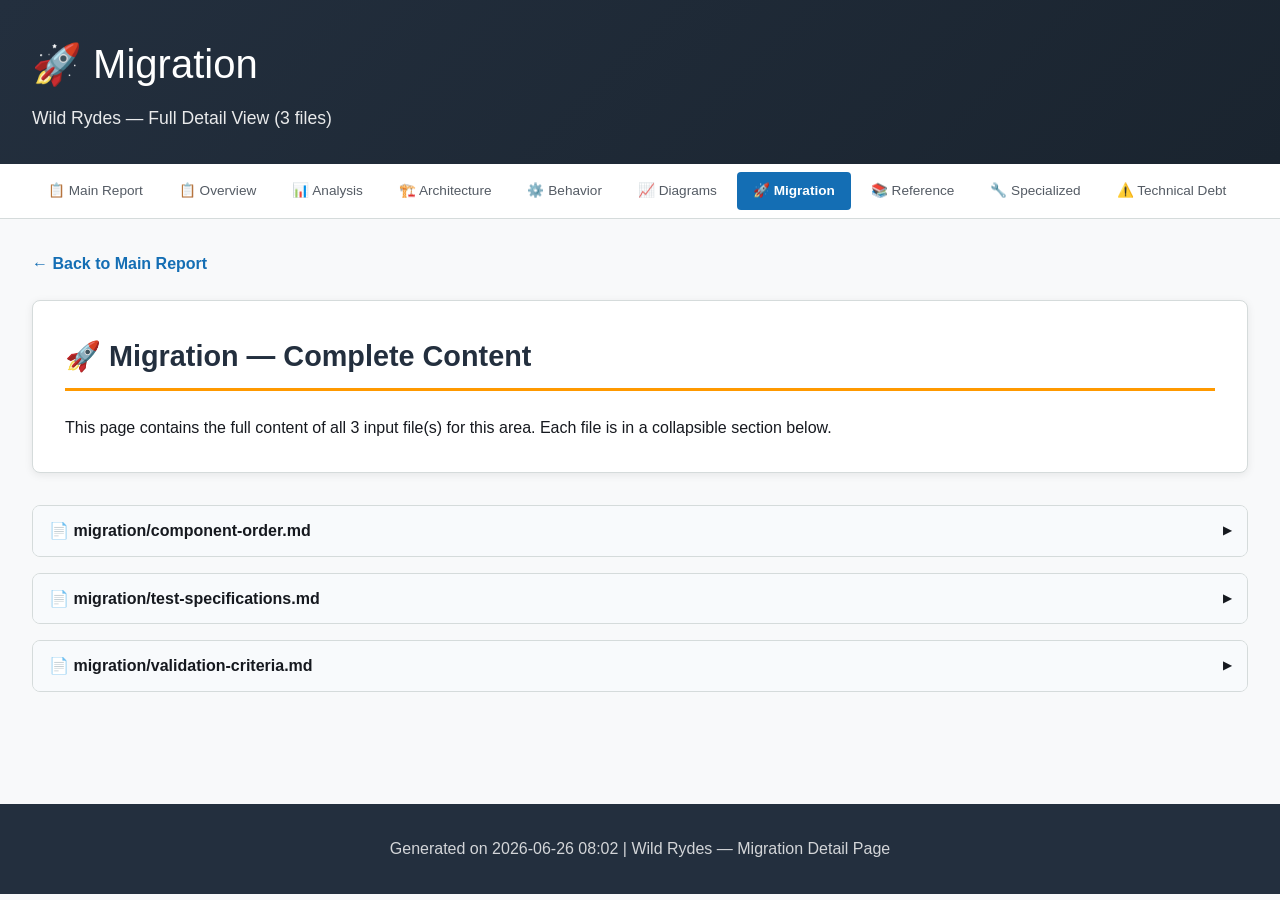
<file: atx-analysis-report/wildrydes/details-migration.html>
<!DOCTYPE html>
<html lang="en">
<head>
  <meta charset="UTF-8">
  <meta name="viewport" content="width=device-width, initial-scale=1.0">
  <title>Migration — Wild Rydes Detail</title>
  <style>
/*
 * AWS Transform Assessment Report — CSS Styles (Single Source of Truth)
 * 
 * Complete CSS for assessment reports (index.html + details-*.html).
 * Include the contents of this file in a <style> tag in each generated HTML file.
 * Do NOT link to this file — each HTML must be self-contained with inline CSS.
 */

/* Skip Link (Accessibility) */
.skip-link{position:absolute;top:-100%;left:1rem;background:var(--accent);color:#fff;padding:.75rem 1.5rem;border-radius:0 0 6px 6px;z-index:2000;font-weight:600;text-decoration:none;transition:top .2s}
.skip-link:focus{top:0}

:root{--primary:#232f3e;--secondary:#ff9900;--accent:#146eb4;--success:#1d8102;--warning:#ff9900;--danger:#d13212;--bg:#f8f9fa;--card:#fff;--text:#16191f;--text2:#545b64;--border:#d5dbdb;--code-bg:#f4f4f4;--font:-apple-system,BlinkMacSystemFont,'Segoe UI',Roboto,sans-serif;--mono:'SF Mono','Fira Code','Courier New',monospace}
*,*::before,*::after{box-sizing:border-box;margin:0;padding:0}
html{scroll-behavior:smooth}
body{font-family:var(--font);line-height:1.6;color:var(--text);background:var(--bg)}

/* Header */
.header{background:linear-gradient(135deg,var(--primary),#1a242f);color:#fff;padding:2rem 0;box-shadow:0 2px 8px rgba(0,0,0,.1)}
.header-content{max-width:1400px;margin:0 auto;padding:0 2rem}
.header-logo{display:flex;align-items:center;gap:1.5rem}
.aws-logo{height:48px;width:auto;filter:brightness(0) invert(1)}
.header h1{font-size:2.5rem;font-weight:300;margin-bottom:.5rem}
.header .subtitle{font-size:1.1rem;opacity:.9}
.critical-banner{background:linear-gradient(135deg,var(--danger),#a82a0c);color:#fff;padding:1.25rem 2rem;text-align:center;font-weight:500}
.critical-banner strong{font-size:1.2rem;display:block;margin-bottom:.25rem}

/* Container & Navigation */
.container{max-width:1400px;margin:0 auto;padding:2rem}
.page-nav{background:var(--card);border-bottom:1px solid var(--border);padding:.5rem 2rem;display:flex;gap:.25rem;flex-wrap:wrap;max-width:1400px;margin:0 auto}
.page-nav a{padding:.5rem 1rem;color:var(--text2);text-decoration:none;font-size:.85rem;border-radius:4px;transition:all .2s}
.page-nav a:hover{background:var(--bg);color:var(--text)}
.page-nav a.current{background:var(--accent);color:#fff;font-weight:600}

/* Tab Navigation */
.nav-tabs{display:flex;gap:.5rem;margin-bottom:2rem;flex-wrap:wrap;background:#fff;padding:1rem;border-radius:8px;box-shadow:0 2px 4px rgba(0,0,0,.05)}
.nav-tab{padding:.75rem 1.5rem;background:var(--bg);border:2px solid var(--border);border-radius:6px;cursor:pointer;transition:all .3s;font-weight:500;color:var(--text);font-size:.9rem}
.nav-tab:hover{background:var(--accent);color:#fff;border-color:var(--accent);transform:translateY(-2px)}
.nav-tab:focus-visible{outline:3px solid var(--accent);outline-offset:2px}
.nav-tab.active{background:var(--secondary);color:#fff;border-color:var(--secondary)}
.tab-content{display:none}
.tab-content.active{display:block;animation:fadeIn .3s ease}
@keyframes fadeIn{from{opacity:0;transform:translateY(10px)}to{opacity:1;transform:translateY(0)}}

/* Cards */
.card{background:var(--card);border:1px solid var(--border);border-radius:8px;padding:2rem;margin-bottom:2rem;box-shadow:0 2px 8px rgba(0,0,0,.08)}
.card h2{color:var(--primary);margin-bottom:1.5rem;font-size:1.8rem;border-bottom:3px solid var(--secondary);padding-bottom:.5rem}
.card h3{color:var(--accent);margin:1.5rem 0 1rem;font-size:1.4rem}
.card h4{color:var(--text);margin:1rem 0 .5rem;font-size:1.1rem}

/* Stats Grid */
.stats-grid{display:grid;grid-template-columns:repeat(auto-fit,minmax(220px,1fr));gap:1.5rem;margin:2rem 0}
.stat-card{background:linear-gradient(135deg,var(--card),#f0f3f5);padding:1.5rem;border-radius:8px;border-left:4px solid var(--accent);box-shadow:0 2px 4px rgba(0,0,0,.05)}
.stat-card.critical{border-left-color:var(--danger);background:linear-gradient(135deg,#fff5f5,#ffe6e6)}
.stat-card.warning{border-left-color:var(--warning);background:linear-gradient(135deg,#fffbf0,#fff4d6)}
.stat-card.success{border-left-color:var(--success);background:linear-gradient(135deg,#f0fff4,#d9f7e6)}
.stat-label{font-size:.9rem;color:var(--text2);text-transform:uppercase;letter-spacing:.5px;margin-bottom:.5rem}
.stat-value{font-size:2rem;font-weight:700}
.stat-description{font-size:.85rem;color:var(--text2);margin-top:.5rem}

/* Badges */
.badge{display:inline-block;padding:.25rem .75rem;border-radius:12px;font-size:.85rem;font-weight:600;text-transform:uppercase}
.badge-critical{background:var(--danger);color:#fff}
.badge-high{background:#ea580c;color:#fff}
.badge-medium{background:#ca8a04;color:#fff}
.badge-low{background:var(--success);color:#fff}
.badge-info{background:var(--accent);color:#fff}

/* Tables (responsive) */
.table-wrap{overflow-x:auto;-webkit-overflow-scrolling:touch;margin:1.5rem 0}
table{width:100%;border-collapse:collapse;margin:1.5rem 0;background:#fff;box-shadow:0 2px 4px rgba(0,0,0,.05)}
th{background:var(--primary);color:#fff;padding:1rem;text-align:left;font-weight:600}
td{padding:.75rem 1rem;border-bottom:1px solid var(--border)}
tr:hover{background:var(--bg)}

/* Code */
pre{background:var(--code-bg);color:var(--text);padding:1rem;border-radius:6px;overflow-x:auto;font-family:var(--mono);font-size:.85rem;border-left:4px solid var(--accent);margin:1rem 0;white-space:pre-wrap}
code{font-family:var(--mono);font-size:.9em}
:not(pre)>code{background:#f1f5f9;padding:.1rem .35rem;border-radius:3px;color:#be185d}

/* Alerts */
.alert{padding:1rem 1.5rem;border-radius:6px;margin:1.5rem 0;border-left:4px solid}
.alert-danger{background:#fff5f5;border-left-color:var(--danger);color:#721c24}
.alert-warning{background:#fffbf0;border-left-color:var(--warning);color:#856404}
.alert-info{background:#e7f3ff;border-left-color:var(--accent);color:#004085}
.alert-success{background:#f0fff4;border-left-color:var(--success);color:#155724}

/* Diagrams */
.diagram-container{background:#fff;border:2px solid var(--border);border-radius:12px;padding:2rem;margin:1.5rem 0}
.diagram-title{font-size:1.1rem;font-weight:700;color:var(--primary);text-align:center;margin-bottom:1.5rem;text-transform:uppercase;letter-spacing:1px}
.diagram-layers{display:flex;flex-direction:column;align-items:center;gap:.5rem}
.diagram-layer{width:100%;max-width:600px;padding:1rem 1.5rem;border-radius:8px;text-align:center}
.layer-label{font-weight:700;font-size:.85rem;text-transform:uppercase;letter-spacing:.5px;margin-bottom:.5rem}
.layer-components{display:flex;gap:.75rem;justify-content:center;flex-wrap:wrap}
.component{background:rgba(255,255,255,.8);padding:.3rem .8rem;border-radius:4px;font-size:.85rem;border:1px solid rgba(0,0,0,.1)}
.layer-presentation{background:linear-gradient(135deg,#e7f3ff,#cce5ff);border:1px solid #99caff}
.layer-business{background:linear-gradient(135deg,#fff4e6,#ffe8cc);border:1px solid #ffcc80}
.layer-data{background:linear-gradient(135deg,#e6f9e6,#ccf2cc);border:1px solid #80d980}
.diagram-arrow{font-size:1.5rem;color:var(--text2);text-align:center}

/* Flow Diagrams */
.flow-diagram{display:flex;align-items:center;gap:.5rem;flex-wrap:wrap;justify-content:center;padding:1.5rem;background:#fff;border:2px solid var(--border);border-radius:12px;margin:1.5rem 0}
.flow-node{padding:.75rem 1.25rem;border-radius:8px;font-weight:600;font-size:.85rem;text-align:center;min-width:100px}
.flow-node.client{background:#e7f3ff;border:2px solid #146eb4;color:#146eb4}
.flow-node.service{background:#fff4e6;border:2px solid #ff9900;color:#232f3e}
.flow-node.database{background:#e6f9e6;border:2px solid #1d8102;color:#1d8102}
.flow-node.external{background:#f5f5f5;border:2px dashed #545b64;color:#545b64}
.flow-arrow{font-size:1.25rem;color:var(--text2)}

/* AWS Diagrams */
.aws-diagram{background:linear-gradient(135deg,#fafbfc,#f0f3f5);border:2px solid var(--border);border-radius:12px;padding:2rem;margin:1.5rem 0}
.aws-diagram .aws-region{border:2px dashed #146eb4;border-radius:8px;padding:1.5rem;margin:1rem 0;position:relative}
.aws-diagram .aws-region::before{content:attr(data-label);position:absolute;top:-.75rem;left:1rem;background:#fff;padding:0 .5rem;font-size:.75rem;color:#146eb4;font-weight:600}
.aws-diagram .aws-service{display:inline-flex;align-items:center;gap:.5rem;padding:.5rem 1rem;background:#fff;border:1px solid var(--border);border-radius:6px;margin:.25rem;font-size:.85rem;box-shadow:0 1px 3px rgba(0,0,0,.08)}
.aws-diagram .aws-service .icon{font-size:1.25rem}

/* Collapsible Sections */
.collapsible{margin-bottom:1rem;border:1px solid var(--border);border-radius:8px;overflow:hidden}
.collapsible-header{padding:.75rem 1rem;background:#f8fafc;cursor:pointer;font-weight:600;display:flex;align-items:center;justify-content:space-between}
.collapsible-header:hover{background:#f1f5f9}
.collapsible-header::after{content:'▶';font-size:.7rem;transition:transform .2s}
.collapsible-header.expanded::after{transform:rotate(90deg)}
.collapsible-content{display:none;padding:1.5rem;border-top:1px solid var(--border)}
.collapsible-content.show{display:block}

/* Links & Buttons */
.back-link{color:var(--accent);text-decoration:none;font-weight:600;display:inline-block;margin-bottom:1.5rem}
.back-link:hover{text-decoration:underline}
.btn{display:inline-block;padding:.75rem 1.5rem;background:linear-gradient(135deg,#667eea,#764ba2);color:#fff;text-decoration:none;border-radius:6px;font-weight:600;transition:opacity .3s}
.btn:hover{opacity:.9}

/* Lists */
ul,ol{margin:1rem 0 1rem 2rem}
li{margin:.5rem 0}

/* Footer */
.footer{background:var(--primary);color:#fff;text-align:center;padding:2rem;margin-top:4rem}
.footer p{opacity:.8}

/* Responsive */
@media(max-width:768px){.nav-tabs{flex-direction:column}.stats-grid{grid-template-columns:1fr}.header h1{font-size:1.8rem}.page-nav{flex-direction:column}.readiness-score{flex-direction:column;text-align:center}.flow-diagram{gap:.25rem}.flow-node{min-width:80px;font-size:.75rem;padding:.5rem .75rem}}

/* Print */
@media print{.nav-tabs,.page-nav{display:none}.tab-content{display:block!important}.collapsible-content{display:block!important}pre{white-space:pre-wrap}
.tab-content:not(#tab-overview){page-break-before:always}
:root{--primary:#232f3e;--bg:#fff;--card:#fff;--text:#16191f;--text2:#545b64;--border:#d5dbdb;--code-bg:#f4f4f4}
}

/* Readiness Score */
.readiness-score{display:flex;align-items:center;gap:1.5rem;padding:1.5rem;border-radius:12px;margin:1.5rem 0}
.readiness-score.low{background:linear-gradient(135deg,#fff5f5,#ffe6e6);border:2px solid var(--danger)}
.readiness-score.medium{background:linear-gradient(135deg,#fffbf0,#fff4d6);border:2px solid var(--warning)}
.readiness-score.high{background:linear-gradient(135deg,#f0fff4,#d9f7e6);border:2px solid var(--success)}
.readiness-score .score-circle{width:100px;height:100px;border-radius:50%;display:flex;align-items:center;justify-content:center;flex-shrink:0}
.readiness-score .score-inner{width:80px;height:80px;border-radius:50%;background:#fff;display:flex;align-items:center;justify-content:center;font-size:1.8rem;font-weight:700}
.readiness-score .score-details{flex:1}
.readiness-score .score-details h4{margin:0 0 .5rem;font-size:1.2rem}
.readiness-score .score-details p{margin:0;font-size:.9rem;color:var(--text2)}

/* Tree Diagram */
.tree-diagram{font-family:var(--mono);font-size:.85rem;line-height:1.8;background:var(--code-bg);padding:1.5rem;border-radius:8px;border-left:4px solid var(--accent);margin:1.5rem 0;overflow-x:auto;white-space:pre}

/* Blockquotes */
blockquote{border-left:4px solid var(--accent);padding:.75rem 1.25rem;margin:1rem 0;background:var(--bg);color:var(--text2);font-style:italic}

/* Mermaid Fallback (rendered as code block on detail pages) */
.mermaid-fallback{font-family:var(--mono);font-size:.85rem;line-height:1.6;background:var(--code-bg);padding:1.5rem;border-radius:8px;border-left:4px solid #7c3aed;margin:1.5rem 0;overflow-x:auto;white-space:pre}
.mermaid-label{display:inline-block;background:#7c3aed;color:#fff;font-size:.7rem;font-weight:600;padding:.15rem .5rem;border-radius:3px;margin-bottom:.5rem;text-transform:uppercase;letter-spacing:.5px}

  </style>
</head>
<body>

<a href="#main-content" class="skip-link">Skip to main content</a>

  <div class="header">
    <div class="header-content">
      <h1>🚀 Migration</h1>
      <div class="subtitle">Wild Rydes — Full Detail View (3 files)</div>
    </div>
  </div>

  <div class="page-nav">
    <a href="index.html">📋 Main Report</a>
    <a href="details-overview.html">📋 Overview</a>
    <a href="details-analysis.html">📊 Analysis</a>
    <a href="details-architecture.html">🏗️ Architecture</a>
    <a href="details-behavior.html">⚙️ Behavior</a>
    <a href="details-diagrams.html">📈 Diagrams</a>
    <a href="details-migration.html" class="current">🚀 Migration</a>
    <a href="details-reference.html">📚 Reference</a>
    <a href="details-specialized.html">🔧 Specialized</a>
    <a href="details-technical-debt.html">⚠️ Technical Debt</a>
  </div>

  <div class="container" id="main-content">
    <a href="index.html" class="back-link">← Back to Main Report</a>

    <div class="card">
      <h2>🚀 Migration — Complete Content</h2>
      <p>This page contains the full content of all 3 input file(s) for this area. Each file is in a collapsible section below.</p>
    </div>

    <div class="collapsible">
  <div class="collapsible-header">📄 migration/component-order.md</div>
  <div class="collapsible-content">
    <h1>Component Migration Order</h1>

<h2>Recommended Migration Sequence</h2>

<p>When migrating this application from .NET Framework 4.8.1 to .NET 8+ (ASP.NET Core), the following order respects dependency relationships and minimizes risk.</p>

<h3>Phase 1: Foundation (No Dependencies)</h3>

<ol>
  <li><strong>Models</strong> (<code>Models/UserModel.cs</code>, <code>Models/UnicornModel.cs</code>, <code>Models/RideModel.cs</code>)</li>
</ol>
<ul>
  <li>Remove <code>System.ComponentModel.DataAnnotations.Schema</code> if using EF Core Fluent API</li>
  <li>Data annotations are largely compatible</li>
  <li><code>Location</code> complex type → EF Core owned entity</li>
</ul>

<ol>
  <li><strong>DbContext</strong> (<code>Context/DefaultContext.cs</code>)</li>
</ol>
<ul>
  <li>Change base from <code>DbContext</code> (EF6) to <code>DbContext</code> (EF Core)</li>
  <li>Replace <code>OnModelCreating</code> convention removal with Fluent API</li>
  <li>Update connection string configuration</li>
</ul>

<h3>Phase 2: Infrastructure</h3>

<ol>
  <li><strong>Configuration</strong> (Web.config → appsettings.json)</li>
</ol>
<ul>
  <li>Move <code>appSettings</code> to <code>appsettings.json</code></li>
  <li>Move connection strings to <code>appsettings.json</code></li>
  <li>Remove XML configuration entirely</li>
</ul>

<ol>
  <li><strong>Startup</strong> (Global.asax.cs → Program.cs)</li>
</ol>
<ul>
  <li>Replace <code>Application_Start</code> with <code>WebApplicationBuilder</code> setup</li>
  <li>Register services (DI): DbContext, AWS clients</li>
  <li>Configure middleware pipeline (auth, routing, static files)</li>
</ul>

<h3>Phase 3: Cross-Cutting Concerns</h3>

<ol>
  <li><strong>Authentication</strong> (<code>Decorators/Protected.cs</code> → ASP.NET Core auth middleware)</li>
</ol>
<ul>
  <li>Replace custom filter with <code>[Authorize]</code> attribute</li>
  <li>Implement proper auth handler (Cookie or JWT)</li>
  <li>Configure authentication services in DI</li>
</ul>

<ol>
  <li><strong>Routing</strong> (<code>App_Start/RouteConfig.cs</code> → attribute routing or endpoint routing)</li>
</ol>
<ul>
  <li>Migrate to ASP.NET Core endpoint routing</li>
  <li>Update MapTile route constraint syntax</li>
</ul>

<h3>Phase 4: Controllers (Order by Complexity)</h3>

<ol>
  <li><strong>HomeController</strong> - Trivial migration (single action)</li>
  <li><strong>UnicornController</strong> - Standard CRUD, replace <code>DbContext</code> usage patterns</li>
  <li><strong>UserController</strong> - Replace session auth with proper Identity/auth system</li>
  <li><strong>RideController</strong> - Most complex: AWS client DI, async patterns, file results</li>
</ol>

<h3>Phase 5: Views</h3>

<ol>
  <li><strong>Layout and shared views</strong> (<code>_Layout.cshtml</code>, <code>Error.cshtml</code>)</li>
</ol>
<ul>
  <li>Update tag helpers, remove <code>@Styles.Render</code>/<code>@Scripts.Render</code></li>
</ul>
<ol>
  <li><strong>Feature views</strong> (all remaining .cshtml files)</li>
</ol>
<ul>
  <li>Update <code>@Html.*</code> helpers to tag helpers where appropriate</li>
  <li>Update form handling</li>
</ul>

<h3>Phase 6: Infrastructure</h3>

<ol>
  <li><strong>Dockerfile</strong> - Switch from Windows Server Core to Linux-based .NET 8 image</li>
  <li><strong>Database</strong> - Recreate EF Core migrations, configure production DB</li>
</ol>

<h2>Dependency Constraints</h2>

<pre><code>Models (no deps) ← DbContext ← Controllers ← Views
                                     ↑
Configuration ─────────────────────────┘
Authentication ────────────────────────┘</code></pre>

<h2>Cross-References</h2>

<ul>
  <li><a href="../technical-debt/remediation-plan.md">Remediation Plan</a></li>
  <li><a href="test-specifications.md">Test Specifications</a></li>
  <li><a href="validation-criteria.md">Validation Criteria</a></li>
</ul>

  </div>
</div>
<div class="collapsible">
  <div class="collapsible-header">📄 migration/test-specifications.md</div>
  <div class="collapsible-content">
    <h1>Test Specifications</h1>

<h2>Overview</h2>

<p>The current application has zero test coverage. The following test specifications define the cases needed to validate functionality during and after migration.</p>

<h2>Unit Tests</h2>

<h3>UserController Tests</h3>

<table><thead><tr><th>Test Case</th><th>Input</th><th>Expected Output</th></tr></thead><tbody><tr><td>Login<em>ValidCredentials</em>SetsSession</td><td>email=&quot;user@unicornrides.aws&quot;, password=&quot;Passw0rd&quot;</td><td>Session[&quot;user&quot;] = email, redirect</td></tr><tr><td>Login<em>InvalidPassword</em>ShowsError</td><td>email=&quot;user@unicornrides.aws&quot;, password=&quot;wrong&quot;</td><td>ViewBag.Error set, returns view</td></tr><tr><td>Login<em>NonexistentUser</em>ShowsError</td><td>email=&quot;notfound@test.com&quot;, password=&quot;any&quot;</td><td>ViewBag.Error set, returns view</td></tr><tr><td>Login<em>EmptyFields</em>ShowsError</td><td>email=&quot;&quot;, password=&quot;&quot;</td><td>ViewBag.Error set, returns view</td></tr><tr><td>Create<em>ValidUser</em>SavesHashedPassword</td><td>email=&quot;new@test.com&quot;, password=&quot;Test123&quot;</td><td>User saved with SHA-256 hash</td></tr><tr><td>Create<em>InvalidModel</em>ReturnsView</td><td>email=&quot;&quot; (required field missing)</td><td>Returns view with model errors</td></tr><tr><td>Logout_AbandonSession</td><td>(authenticated session)</td><td>Session abandoned, redirect to Home</td></tr><tr><td>GetHash_ReturnsConsistentHash</td><td>&quot;Passw0rd&quot;</td><td>&quot;b03ddf3ca2e714a6548e7495e2a03f5e824eaac9837cd7f159c67b90fb4b7342&quot;</td></tr></tbody></table>

<h3>RideController Tests</h3>

<table><thead><tr><th>Test Case</th><th>Input</th><th>Expected Output</th></tr></thead><tbody><tr><td>CreateRide<em>Authenticated</em>CreatesRide</td><td>valid params + session</td><td>JSON {success: true, rideId: guid}</td></tr><tr><td>CreateRide<em>NoSession</em>ReturnsError</td><td>valid params, no session</td><td>JSON {success: false, error: &quot;User not logged in&quot;}</td></tr><tr><td>CreateRide<em>UserNotFound</em>ReturnsError</td><td>session with unknown email</td><td>JSON {success: false, error: &quot;User not found&quot;}</td></tr><tr><td>Map<em>Authenticated</em>ReturnsView</td><td>authenticated session</td><td>View result</td></tr><tr><td>Map<em>Unauthenticated</em>Redirects</td><td>no session</td><td>Redirect to /User/Login</td></tr><tr><td>Index<em>Authenticated</em>ReturnsUserRides</td><td>authenticated, has rides</td><td>View with ride list</td></tr><tr><td>ReverseGeocode<em>Success</em>ReturnsAddress</td><td>lat=40.7, lng=-74.0</td><td>JSON {success: true, address: &quot;...&quot;}</td></tr><tr><td>ReverseGeocode<em>NoResults</em>ReturnsFallback</td><td>lat=0, lng=0</td><td>JSON {success: false, address: &quot;0.0000, 0.0000&quot;}</td></tr><tr><td>GetMapTile<em>ValidCoords</em>ReturnsPng</td><td>z=10, x=300, y=400</td><td>image/png content</td></tr><tr><td>GetMapTile<em>AccessDenied</em>Returns403</td><td>(AWS access denied)</td><td>HTTP 403</td></tr></tbody></table>

<h3>UnicornController Tests</h3>

<table><thead><tr><th>Test Case</th><th>Input</th><th>Expected Output</th></tr></thead><tbody><tr><td>Index<em>Authenticated</em>ReturnsAllUnicorns</td><td>authenticated session</td><td>View with unicorn list</td></tr><tr><td>Index<em>Unauthenticated</em>Redirects</td><td>no session</td><td>Redirect to /User/Login</td></tr><tr><td>Create<em>ValidModel</em>SavesUnicorn</td><td>Name=&quot;Test&quot;, Color=&quot;Blue&quot;, Description=&quot;Desc&quot;</td><td>Unicorn saved, redirect to Index</td></tr><tr><td>Create<em>InvalidModel</em>ReturnsView</td><td>Name=&quot;&quot; (required missing)</td><td>Returns view with errors</td></tr><tr><td>Delete<em>ValidId</em>ShowsConfirmation</td><td>id=existing-guid</td><td>View with unicorn details</td></tr><tr><td>Delete<em>NullId</em>Returns400</td><td>id=null</td><td>HTTP 400</td></tr><tr><td>Delete<em>NotFound</em>Returns404</td><td>id=non-existing-guid</td><td>HTTP 404</td></tr><tr><td>DeleteConfirmed_RemovesUnicorn</td><td>id=existing-guid</td><td>Unicorn removed, redirect</td></tr></tbody></table>

<h3>Protected Filter Tests</h3>

<table><thead><tr><th>Test Case</th><th>Input</th><th>Expected Output</th></tr></thead><tbody><tr><td>OnActionExecuting<em>NoSession</em>Redirects</td><td>Session[&quot;user&quot;] = null</td><td>Redirect to /User/Login?or={url}</td></tr><tr><td>OnActionExecuting<em>WithSession</em>Allows</td><td>Session[&quot;user&quot;] = &quot;test@test.com&quot;</td><td>No redirect, action proceeds</td></tr></tbody></table>

<h2>Integration Tests</h2>

<table><thead><tr><th>Test Case</th><th>Description</th></tr></thead><tbody><tr><td>FullRegistrationFlow</td><td>Register → Login → Access protected page</td></tr><tr><td>RideRequestFlow</td><td>Login → Map → CreateRide → View in Index</td></tr><tr><td>UnicornCRUD</td><td>Login → Create unicorn → Verify in list → Delete</td></tr><tr><td>DatabaseSeed</td><td>Run migrations → Verify 3 unicorns and 1 user exist</td></tr></tbody></table>

<h2>Cross-References</h2>

<ul>
  <li><a href="validation-criteria.md">Validation Criteria</a></li>
  <li><a href="component-order.md">Component Order</a></li>
  <li><a href="../behavior/business-logic.md">Business Logic</a></li>
</ul>

  </div>
</div>
<div class="collapsible">
  <div class="collapsible-header">📄 migration/validation-criteria.md</div>
  <div class="collapsible-content">
    <h1>Validation Criteria</h1>

<h2>Functional Validation</h2>

<h3>Authentication System</h3>
<ul>
  <li>[ ] User registration creates account with hashed password</li>
  <li>[ ] Login with valid credentials sets authentication state</li>
  <li>[ ] Login with invalid credentials shows error message</li>
  <li>[ ] Protected routes redirect unauthenticated users to login</li>
  <li>[ ] Logout destroys session and redirects to home</li>
  <li>[ ] Return URL preserved through login flow</li>
</ul>

<h3>Ride Management</h3>
<ul>
  <li>[ ] Authenticated users can access map view</li>
  <li>[ ] CreateRide endpoint creates ride with random unicorn assignment</li>
  <li>[ ] Ride history shows rides for current user only</li>
  <li>[ ] ReverseGeocode returns address for valid coordinates</li>
  <li>[ ] Map tiles load correctly from AWS Location Service</li>
</ul>

<h3>Unicorn Management</h3>
<ul>
  <li>[ ] Authenticated users can list all unicorns</li>
  <li>[ ] New unicorns can be created with required fields</li>
  <li>[ ] Unicorns can be deleted with confirmation</li>
  <li>[ ] Unauthenticated access redirects to login</li>
</ul>

<h3>Data Integrity</h3>
<ul>
  <li>[ ] Users table stores email and hashed password</li>
  <li>[ ] Unicorns table stores name, color, description, rating</li>
  <li>[ ] Rides table stores all location data and FK relationships</li>
  <li>[ ] Cascade delete removes rides when user/unicorn deleted</li>
  <li>[ ] Seed data creates 3 unicorns and 1 user</li>
</ul>

<h2>Non-Functional Validation</h2>

<h3>Performance</h3>
<ul>
  <li>[ ] Map tile requests complete with acceptable latency</li>
  <li>[ ] Database queries use appropriate includes/eager loading</li>
  <li>[ ] No N+1 query patterns in ride history</li>
</ul>

<h3>Security</h3>
<ul>
  <li>[ ] Passwords are not stored in plaintext</li>
  <li>[ ] Session state is properly managed</li>
  <li>[ ] CSRF tokens validated on form submissions</li>
  <li>[ ] Database queries are parameterized (no SQL injection)</li>
</ul>

<h3>Deployment</h3>
<ul>
  <li>[ ] Application builds without errors</li>
  <li>[ ] Docker image builds successfully</li>
  <li>[ ] Database migrations apply cleanly</li>
  <li>[ ] AWS configuration is externalized (not hardcoded)</li>
</ul>

<h2>Migration-Specific Validation</h2>

<h3>.NET 8 Migration Criteria</h3>
<ul>
  <li>[ ] Application compiles on .NET 8</li>
  <li>[ ] All controllers return correct responses</li>
  <li>[ ] Entity Framework Core migrations equivalent to EF6 schema</li>
  <li>[ ] Session/authentication works with new middleware</li>
  <li>[ ] AWS SDK calls function correctly</li>
  <li>[ ] Views render correctly with updated tag helpers</li>
  <li>[ ] Bundling/static file serving works</li>
  <li>[ ] Docker image builds on Linux base</li>
</ul>

<h3>Regression Checks</h3>
<ul>
  <li>[ ] All existing URLs return same status codes</li>
  <li>[ ] JSON API responses maintain same structure</li>
  <li>[ ] Form submissions process identically</li>
  <li>[ ] Database schema produces equivalent data</li>
</ul>

<h2>Cross-References</h2>

<ul>
  <li><a href="test-specifications.md">Test Specifications</a></li>
  <li><a href="component-order.md">Component Order</a></li>
  <li><a href="../behavior/business-logic.md">Business Logic</a></li>
</ul>

  </div>
</div>
  </div>

  <div class="footer">
    <p>Generated on 2026-06-26 08:02 | Wild Rydes — Migration Detail Page</p>
  </div>

  <script>
  (function() {
    document.querySelectorAll('.collapsible-header').forEach(function(h) {
      function toggle() {
        h.classList.toggle('expanded');
        h.nextElementSibling.classList.toggle('show');
      }
      h.addEventListener('click', toggle);
      h.addEventListener('keydown', function(e) {
        if (e.key === 'Enter' || e.key === ' ') { e.preventDefault(); toggle(); }
      });
    });
  })();
  </script>
</body>
</html>
</file>
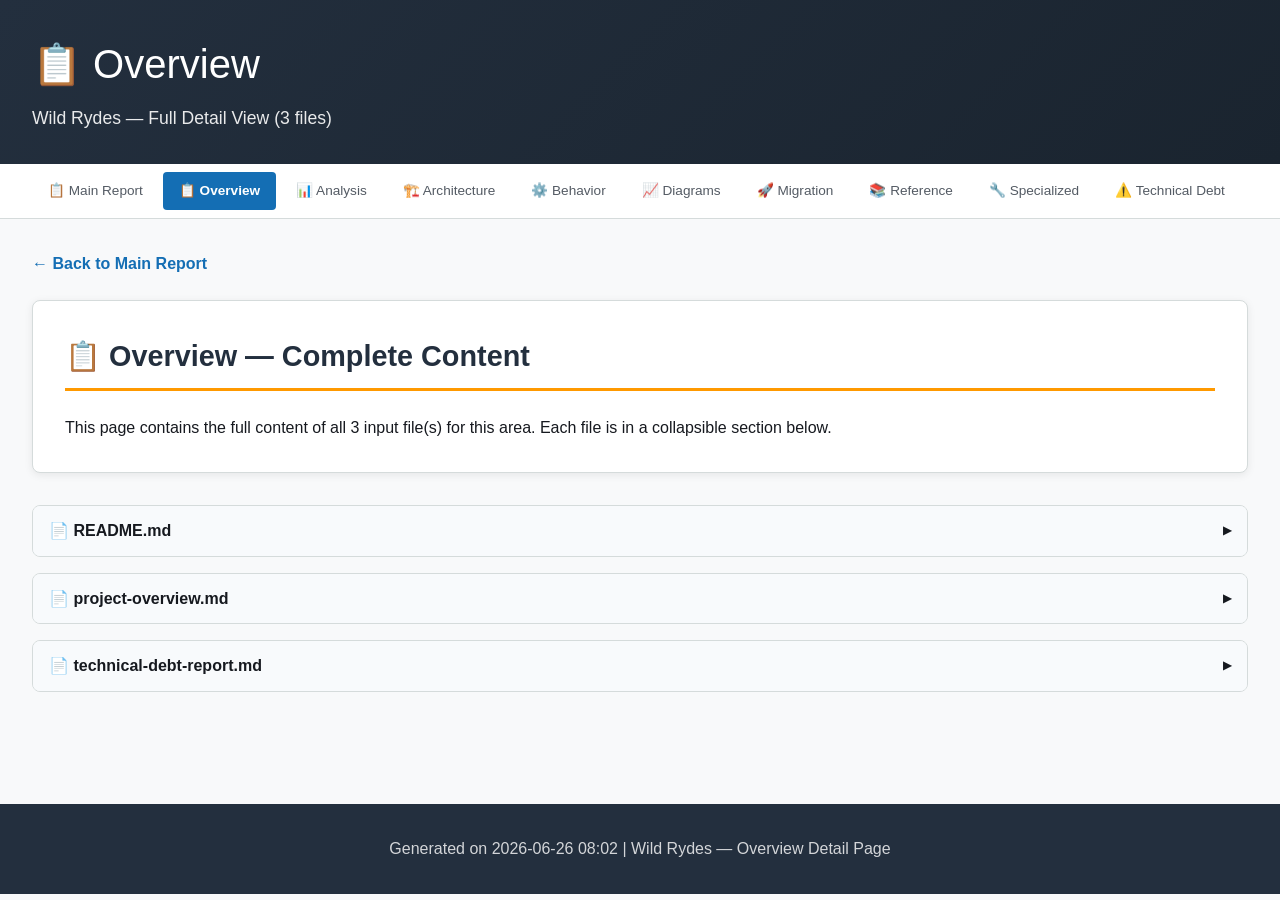
<file: atx-analysis-report/wildrydes/details-overview.html>
<!DOCTYPE html>
<html lang="en">
<head>
  <meta charset="UTF-8">
  <meta name="viewport" content="width=device-width, initial-scale=1.0">
  <title>Overview — Wild Rydes Detail</title>
  <style>
/*
 * AWS Transform Assessment Report — CSS Styles (Single Source of Truth)
 * 
 * Complete CSS for assessment reports (index.html + details-*.html).
 * Include the contents of this file in a <style> tag in each generated HTML file.
 * Do NOT link to this file — each HTML must be self-contained with inline CSS.
 */

/* Skip Link (Accessibility) */
.skip-link{position:absolute;top:-100%;left:1rem;background:var(--accent);color:#fff;padding:.75rem 1.5rem;border-radius:0 0 6px 6px;z-index:2000;font-weight:600;text-decoration:none;transition:top .2s}
.skip-link:focus{top:0}

:root{--primary:#232f3e;--secondary:#ff9900;--accent:#146eb4;--success:#1d8102;--warning:#ff9900;--danger:#d13212;--bg:#f8f9fa;--card:#fff;--text:#16191f;--text2:#545b64;--border:#d5dbdb;--code-bg:#f4f4f4;--font:-apple-system,BlinkMacSystemFont,'Segoe UI',Roboto,sans-serif;--mono:'SF Mono','Fira Code','Courier New',monospace}
*,*::before,*::after{box-sizing:border-box;margin:0;padding:0}
html{scroll-behavior:smooth}
body{font-family:var(--font);line-height:1.6;color:var(--text);background:var(--bg)}

/* Header */
.header{background:linear-gradient(135deg,var(--primary),#1a242f);color:#fff;padding:2rem 0;box-shadow:0 2px 8px rgba(0,0,0,.1)}
.header-content{max-width:1400px;margin:0 auto;padding:0 2rem}
.header-logo{display:flex;align-items:center;gap:1.5rem}
.aws-logo{height:48px;width:auto;filter:brightness(0) invert(1)}
.header h1{font-size:2.5rem;font-weight:300;margin-bottom:.5rem}
.header .subtitle{font-size:1.1rem;opacity:.9}
.critical-banner{background:linear-gradient(135deg,var(--danger),#a82a0c);color:#fff;padding:1.25rem 2rem;text-align:center;font-weight:500}
.critical-banner strong{font-size:1.2rem;display:block;margin-bottom:.25rem}

/* Container & Navigation */
.container{max-width:1400px;margin:0 auto;padding:2rem}
.page-nav{background:var(--card);border-bottom:1px solid var(--border);padding:.5rem 2rem;display:flex;gap:.25rem;flex-wrap:wrap;max-width:1400px;margin:0 auto}
.page-nav a{padding:.5rem 1rem;color:var(--text2);text-decoration:none;font-size:.85rem;border-radius:4px;transition:all .2s}
.page-nav a:hover{background:var(--bg);color:var(--text)}
.page-nav a.current{background:var(--accent);color:#fff;font-weight:600}

/* Tab Navigation */
.nav-tabs{display:flex;gap:.5rem;margin-bottom:2rem;flex-wrap:wrap;background:#fff;padding:1rem;border-radius:8px;box-shadow:0 2px 4px rgba(0,0,0,.05)}
.nav-tab{padding:.75rem 1.5rem;background:var(--bg);border:2px solid var(--border);border-radius:6px;cursor:pointer;transition:all .3s;font-weight:500;color:var(--text);font-size:.9rem}
.nav-tab:hover{background:var(--accent);color:#fff;border-color:var(--accent);transform:translateY(-2px)}
.nav-tab:focus-visible{outline:3px solid var(--accent);outline-offset:2px}
.nav-tab.active{background:var(--secondary);color:#fff;border-color:var(--secondary)}
.tab-content{display:none}
.tab-content.active{display:block;animation:fadeIn .3s ease}
@keyframes fadeIn{from{opacity:0;transform:translateY(10px)}to{opacity:1;transform:translateY(0)}}

/* Cards */
.card{background:var(--card);border:1px solid var(--border);border-radius:8px;padding:2rem;margin-bottom:2rem;box-shadow:0 2px 8px rgba(0,0,0,.08)}
.card h2{color:var(--primary);margin-bottom:1.5rem;font-size:1.8rem;border-bottom:3px solid var(--secondary);padding-bottom:.5rem}
.card h3{color:var(--accent);margin:1.5rem 0 1rem;font-size:1.4rem}
.card h4{color:var(--text);margin:1rem 0 .5rem;font-size:1.1rem}

/* Stats Grid */
.stats-grid{display:grid;grid-template-columns:repeat(auto-fit,minmax(220px,1fr));gap:1.5rem;margin:2rem 0}
.stat-card{background:linear-gradient(135deg,var(--card),#f0f3f5);padding:1.5rem;border-radius:8px;border-left:4px solid var(--accent);box-shadow:0 2px 4px rgba(0,0,0,.05)}
.stat-card.critical{border-left-color:var(--danger);background:linear-gradient(135deg,#fff5f5,#ffe6e6)}
.stat-card.warning{border-left-color:var(--warning);background:linear-gradient(135deg,#fffbf0,#fff4d6)}
.stat-card.success{border-left-color:var(--success);background:linear-gradient(135deg,#f0fff4,#d9f7e6)}
.stat-label{font-size:.9rem;color:var(--text2);text-transform:uppercase;letter-spacing:.5px;margin-bottom:.5rem}
.stat-value{font-size:2rem;font-weight:700}
.stat-description{font-size:.85rem;color:var(--text2);margin-top:.5rem}

/* Badges */
.badge{display:inline-block;padding:.25rem .75rem;border-radius:12px;font-size:.85rem;font-weight:600;text-transform:uppercase}
.badge-critical{background:var(--danger);color:#fff}
.badge-high{background:#ea580c;color:#fff}
.badge-medium{background:#ca8a04;color:#fff}
.badge-low{background:var(--success);color:#fff}
.badge-info{background:var(--accent);color:#fff}

/* Tables (responsive) */
.table-wrap{overflow-x:auto;-webkit-overflow-scrolling:touch;margin:1.5rem 0}
table{width:100%;border-collapse:collapse;margin:1.5rem 0;background:#fff;box-shadow:0 2px 4px rgba(0,0,0,.05)}
th{background:var(--primary);color:#fff;padding:1rem;text-align:left;font-weight:600}
td{padding:.75rem 1rem;border-bottom:1px solid var(--border)}
tr:hover{background:var(--bg)}

/* Code */
pre{background:var(--code-bg);color:var(--text);padding:1rem;border-radius:6px;overflow-x:auto;font-family:var(--mono);font-size:.85rem;border-left:4px solid var(--accent);margin:1rem 0;white-space:pre-wrap}
code{font-family:var(--mono);font-size:.9em}
:not(pre)>code{background:#f1f5f9;padding:.1rem .35rem;border-radius:3px;color:#be185d}

/* Alerts */
.alert{padding:1rem 1.5rem;border-radius:6px;margin:1.5rem 0;border-left:4px solid}
.alert-danger{background:#fff5f5;border-left-color:var(--danger);color:#721c24}
.alert-warning{background:#fffbf0;border-left-color:var(--warning);color:#856404}
.alert-info{background:#e7f3ff;border-left-color:var(--accent);color:#004085}
.alert-success{background:#f0fff4;border-left-color:var(--success);color:#155724}

/* Diagrams */
.diagram-container{background:#fff;border:2px solid var(--border);border-radius:12px;padding:2rem;margin:1.5rem 0}
.diagram-title{font-size:1.1rem;font-weight:700;color:var(--primary);text-align:center;margin-bottom:1.5rem;text-transform:uppercase;letter-spacing:1px}
.diagram-layers{display:flex;flex-direction:column;align-items:center;gap:.5rem}
.diagram-layer{width:100%;max-width:600px;padding:1rem 1.5rem;border-radius:8px;text-align:center}
.layer-label{font-weight:700;font-size:.85rem;text-transform:uppercase;letter-spacing:.5px;margin-bottom:.5rem}
.layer-components{display:flex;gap:.75rem;justify-content:center;flex-wrap:wrap}
.component{background:rgba(255,255,255,.8);padding:.3rem .8rem;border-radius:4px;font-size:.85rem;border:1px solid rgba(0,0,0,.1)}
.layer-presentation{background:linear-gradient(135deg,#e7f3ff,#cce5ff);border:1px solid #99caff}
.layer-business{background:linear-gradient(135deg,#fff4e6,#ffe8cc);border:1px solid #ffcc80}
.layer-data{background:linear-gradient(135deg,#e6f9e6,#ccf2cc);border:1px solid #80d980}
.diagram-arrow{font-size:1.5rem;color:var(--text2);text-align:center}

/* Flow Diagrams */
.flow-diagram{display:flex;align-items:center;gap:.5rem;flex-wrap:wrap;justify-content:center;padding:1.5rem;background:#fff;border:2px solid var(--border);border-radius:12px;margin:1.5rem 0}
.flow-node{padding:.75rem 1.25rem;border-radius:8px;font-weight:600;font-size:.85rem;text-align:center;min-width:100px}
.flow-node.client{background:#e7f3ff;border:2px solid #146eb4;color:#146eb4}
.flow-node.service{background:#fff4e6;border:2px solid #ff9900;color:#232f3e}
.flow-node.database{background:#e6f9e6;border:2px solid #1d8102;color:#1d8102}
.flow-node.external{background:#f5f5f5;border:2px dashed #545b64;color:#545b64}
.flow-arrow{font-size:1.25rem;color:var(--text2)}

/* AWS Diagrams */
.aws-diagram{background:linear-gradient(135deg,#fafbfc,#f0f3f5);border:2px solid var(--border);border-radius:12px;padding:2rem;margin:1.5rem 0}
.aws-diagram .aws-region{border:2px dashed #146eb4;border-radius:8px;padding:1.5rem;margin:1rem 0;position:relative}
.aws-diagram .aws-region::before{content:attr(data-label);position:absolute;top:-.75rem;left:1rem;background:#fff;padding:0 .5rem;font-size:.75rem;color:#146eb4;font-weight:600}
.aws-diagram .aws-service{display:inline-flex;align-items:center;gap:.5rem;padding:.5rem 1rem;background:#fff;border:1px solid var(--border);border-radius:6px;margin:.25rem;font-size:.85rem;box-shadow:0 1px 3px rgba(0,0,0,.08)}
.aws-diagram .aws-service .icon{font-size:1.25rem}

/* Collapsible Sections */
.collapsible{margin-bottom:1rem;border:1px solid var(--border);border-radius:8px;overflow:hidden}
.collapsible-header{padding:.75rem 1rem;background:#f8fafc;cursor:pointer;font-weight:600;display:flex;align-items:center;justify-content:space-between}
.collapsible-header:hover{background:#f1f5f9}
.collapsible-header::after{content:'▶';font-size:.7rem;transition:transform .2s}
.collapsible-header.expanded::after{transform:rotate(90deg)}
.collapsible-content{display:none;padding:1.5rem;border-top:1px solid var(--border)}
.collapsible-content.show{display:block}

/* Links & Buttons */
.back-link{color:var(--accent);text-decoration:none;font-weight:600;display:inline-block;margin-bottom:1.5rem}
.back-link:hover{text-decoration:underline}
.btn{display:inline-block;padding:.75rem 1.5rem;background:linear-gradient(135deg,#667eea,#764ba2);color:#fff;text-decoration:none;border-radius:6px;font-weight:600;transition:opacity .3s}
.btn:hover{opacity:.9}

/* Lists */
ul,ol{margin:1rem 0 1rem 2rem}
li{margin:.5rem 0}

/* Footer */
.footer{background:var(--primary);color:#fff;text-align:center;padding:2rem;margin-top:4rem}
.footer p{opacity:.8}

/* Responsive */
@media(max-width:768px){.nav-tabs{flex-direction:column}.stats-grid{grid-template-columns:1fr}.header h1{font-size:1.8rem}.page-nav{flex-direction:column}.readiness-score{flex-direction:column;text-align:center}.flow-diagram{gap:.25rem}.flow-node{min-width:80px;font-size:.75rem;padding:.5rem .75rem}}

/* Print */
@media print{.nav-tabs,.page-nav{display:none}.tab-content{display:block!important}.collapsible-content{display:block!important}pre{white-space:pre-wrap}
.tab-content:not(#tab-overview){page-break-before:always}
:root{--primary:#232f3e;--bg:#fff;--card:#fff;--text:#16191f;--text2:#545b64;--border:#d5dbdb;--code-bg:#f4f4f4}
}

/* Readiness Score */
.readiness-score{display:flex;align-items:center;gap:1.5rem;padding:1.5rem;border-radius:12px;margin:1.5rem 0}
.readiness-score.low{background:linear-gradient(135deg,#fff5f5,#ffe6e6);border:2px solid var(--danger)}
.readiness-score.medium{background:linear-gradient(135deg,#fffbf0,#fff4d6);border:2px solid var(--warning)}
.readiness-score.high{background:linear-gradient(135deg,#f0fff4,#d9f7e6);border:2px solid var(--success)}
.readiness-score .score-circle{width:100px;height:100px;border-radius:50%;display:flex;align-items:center;justify-content:center;flex-shrink:0}
.readiness-score .score-inner{width:80px;height:80px;border-radius:50%;background:#fff;display:flex;align-items:center;justify-content:center;font-size:1.8rem;font-weight:700}
.readiness-score .score-details{flex:1}
.readiness-score .score-details h4{margin:0 0 .5rem;font-size:1.2rem}
.readiness-score .score-details p{margin:0;font-size:.9rem;color:var(--text2)}

/* Tree Diagram */
.tree-diagram{font-family:var(--mono);font-size:.85rem;line-height:1.8;background:var(--code-bg);padding:1.5rem;border-radius:8px;border-left:4px solid var(--accent);margin:1.5rem 0;overflow-x:auto;white-space:pre}

/* Blockquotes */
blockquote{border-left:4px solid var(--accent);padding:.75rem 1.25rem;margin:1rem 0;background:var(--bg);color:var(--text2);font-style:italic}

/* Mermaid Fallback (rendered as code block on detail pages) */
.mermaid-fallback{font-family:var(--mono);font-size:.85rem;line-height:1.6;background:var(--code-bg);padding:1.5rem;border-radius:8px;border-left:4px solid #7c3aed;margin:1.5rem 0;overflow-x:auto;white-space:pre}
.mermaid-label{display:inline-block;background:#7c3aed;color:#fff;font-size:.7rem;font-weight:600;padding:.15rem .5rem;border-radius:3px;margin-bottom:.5rem;text-transform:uppercase;letter-spacing:.5px}

  </style>
</head>
<body>

<a href="#main-content" class="skip-link">Skip to main content</a>

  <div class="header">
    <div class="header-content">
      <h1>📋 Overview</h1>
      <div class="subtitle">Wild Rydes — Full Detail View (3 files)</div>
    </div>
  </div>

  <div class="page-nav">
    <a href="index.html">📋 Main Report</a>
    <a href="details-overview.html" class="current">📋 Overview</a>
    <a href="details-analysis.html">📊 Analysis</a>
    <a href="details-architecture.html">🏗️ Architecture</a>
    <a href="details-behavior.html">⚙️ Behavior</a>
    <a href="details-diagrams.html">📈 Diagrams</a>
    <a href="details-migration.html">🚀 Migration</a>
    <a href="details-reference.html">📚 Reference</a>
    <a href="details-specialized.html">🔧 Specialized</a>
    <a href="details-technical-debt.html">⚠️ Technical Debt</a>
  </div>

  <div class="container" id="main-content">
    <a href="index.html" class="back-link">← Back to Main Report</a>

    <div class="card">
      <h2>📋 Overview — Complete Content</h2>
      <p>This page contains the full content of all 3 input file(s) for this area. Each file is in a collapsible section below.</p>
    </div>

    <div class="collapsible">
  <div class="collapsible-header">📄 README.md</div>
  <div class="collapsible-content">
    <h1>Wild Rydes - Comprehensive Documentation</h1>

<h2>Overview</h2>

<p>Wild Rydes is a unicorn ride-sharing web application built on ASP.NET MVC 5 (.NET Framework 4.8.1). This documentation provides complete analysis of the system&#x27;s architecture, behavior, technical debt, and migration considerations.</p>

<hr>

<h2>Navigation</h2>

<h3>Root Documents</h3>
<ul>
  <li><a href="project-overview.md">Project Overview</a> - High-level application summary</li>
  <li><a href="technical-debt-report.md">Technical Debt Report</a> - <strong>START HERE</strong> - Critical findings and AWS recommendations</li>
</ul>

<h3>Architecture</h3>
<ul>
  <li><a href="architecture/system-overview.md">System Overview</a> - Technology stack and deployment model</li>
  <li><a href="architecture/components.md">Components</a> - Major system components</li>
  <li><a href="architecture/dependencies.md">Dependencies</a> - Internal and external dependencies</li>
  <li><a href="architecture/patterns.md">Patterns</a> - Architectural and design patterns</li>
</ul>

<h3>Behavior</h3>
<ul>
  <li><a href="behavior/business-logic.md">Business Logic</a> - Business rules and processes</li>
  <li><a href="behavior/workflows.md">Workflows</a> - Application-level process flows</li>
  <li><a href="behavior/decision-logic.md">Decision Logic</a> - Decision trees and branching</li>
  <li><a href="behavior/error-handling.md">Error Handling</a> - Exception patterns</li>
</ul>

<h3>Reference</h3>
<ul>
  <li><a href="reference/program-structure.md">Program Structure</a> - Complete structural hierarchy</li>
  <li><a href="reference/interfaces.md">Interfaces</a> - Interface definitions and contracts</li>
  <li><a href="reference/data-models.md">Data Models</a> - Type definitions and relationships</li>
  <li><a href="reference/api-reference.md">API Reference</a> - All callable endpoints</li>
  <li><a href="reference/modules.md">Modules</a> - Module organization</li>
</ul>

<h3>Analysis</h3>
<ul>
  <li><a href="analysis/code-metrics.md">Code Metrics</a> - Quality indicators</li>
  <li><a href="analysis/complexity-analysis.md">Complexity Analysis</a> - Complexity hotspots</li>
  <li><a href="analysis/dependency-analysis.md">Dependency Analysis</a> - Dependency mapping</li>
  <li><a href="analysis/security-patterns.md">Security Patterns</a> - Security implementations</li>
  <li><a href="analysis/tech-debt.md">Tech Debt</a> - Technical debt assessment</li>
</ul>

<h3>Diagrams</h3>
<ul>
  <li><a href="diagrams/structural/">Structural</a> - Component and class diagrams</li>
  <li><a href="diagrams/behavioral/">Behavioral</a> - Sequence and activity diagrams</li>
  <li><a href="diagrams/architecture/">Architecture</a> - System context and integration</li>
</ul>

<h3>Technical Debt (Detailed)</h3>
<ul>
  <li><a href="technical-debt/summary.md">Summary</a> - Overview of findings</li>
  <li><a href="technical-debt/outdated-components.md">Outdated Components</a> - EOL/deprecated analysis</li>
  <li><a href="technical-debt/maintenance-burden.md">Maintenance Burden</a> - Maintenance concerns</li>
  <li><a href="technical-debt/remediation-plan.md">Remediation Plan</a> - Prioritized action items</li>
</ul>

<h3>Migration</h3>
<ul>
  <li><a href="migration/component-order.md">Component Order</a> - Migration dependency order</li>
  <li><a href="migration/test-specifications.md">Test Specifications</a> - Test case specifications</li>
  <li><a href="migration/validation-criteria.md">Validation Criteria</a> - Success criteria</li>
</ul>

<h3>Specialized</h3>
<ul>
  <li><a href="specialized/database-patterns.md">Database Patterns</a> - Schema and query patterns</li>
  <li><a href="specialized/infrastructure.md">Infrastructure</a> - Docker and deployment config</li>
  <li><a href="specialized/aws-integration.md">AWS Integration</a> - AWS service usage</li>
</ul>

  </div>
</div>
<div class="collapsible">
  <div class="collapsible-header">📄 project-overview.md</div>
  <div class="collapsible-content">
    <h1>Project Overview - Wild Rydes</h1>

<h2>Application Summary</h2>

<p><strong>Name:</strong> Wild Rydes  </p>
<p><strong>Type:</strong> Web Application (Server-rendered MVC)  </p>
<p><strong>Domain:</strong> Ride-sharing service (unicorn-themed)  </p>
<p><strong>Platform:</strong> .NET Framework 4.8.1 / ASP.NET MVC 5  </p>
<p><strong>Database:</strong> SQL Server LocalDB (Entity Framework 6.5.1 Code-First)  </p>
<p><strong>Deployment:</strong> Docker (Windows Server Core LTSC 2019)</p>

<h2>Technology Stack</h2>

<table><thead><tr><th>Layer</th><th>Technology</th><th>Version</th></tr></thead><tbody><tr><td>Runtime</td><td>.NET Framework</td><td>4.8.1</td></tr><tr><td>Web Framework</td><td>ASP.NET MVC</td><td>5.3.0</td></tr><tr><td>ORM</td><td>Entity Framework</td><td>6.5.1</td></tr><tr><td>Database</td><td>SQL Server LocalDB</td><td>-</td></tr><tr><td>Frontend CSS</td><td>Bootstrap</td><td>5.3.7</td></tr><tr><td>Frontend JS</td><td>jQuery</td><td>3.7.1</td></tr><tr><td>Maps</td><td>Leaflet.js</td><td>1.7.1 (CDN)</td></tr><tr><td>JSON</td><td>Newtonsoft.Json</td><td>13.0.3</td></tr><tr><td>AWS SDK Core</td><td>AWSSDK.Core</td><td>4.0.0.17</td></tr><tr><td>AWS Cognito</td><td>AWSSDK.CognitoIdentity</td><td>4.0.0.15</td></tr><tr><td>AWS Location</td><td>AWSSDK.LocationService</td><td>4.0.1</td></tr><tr><td>Container</td><td>Windows Server Core</td><td>LTSC 2019</td></tr></tbody></table>

<h2>Functional Summary</h2>

<p>Wild Rydes allows users to:</p>
<ol>
  <li>Register and authenticate with email/password</li>
  <li>View an interactive map (AWS Location Service)</li>
  <li>Request unicorn rides by selecting pickup/destination locations</li>
  <li>View ride history</li>
  <li>Manage unicorn fleet (CRUD operations)</li>
</ol>

<h2>Source Code Statistics</h2>

<ul>
  <li><strong>C# source files:</strong> 17</li>
  <li><strong>Razor view files:</strong> 12</li>
  <li><strong>Total source lines:</strong> ~88,678 (including bundled JS/CSS libraries)</li>
  <li><strong>Controllers:</strong> 4 (Home, User, Ride, Unicorn)</li>
  <li><strong>Models:</strong> 3 (User, Unicorn, Ride) + 2 supporting types (Location, Rating)</li>
  <li><strong>Test files:</strong> 0</li>
</ul>

<h2>AWS Services Used</h2>

<ul>
  <li><strong>Amazon Cognito Identity</strong> - Temporary credentials for Location Service access</li>
  <li><strong>Amazon Location Service</strong> - Map tiles and reverse geocoding</li>
  <li><strong>AWS STS</strong> - Token service (implicit via Cognito)</li>
</ul>

  </div>
</div>
<div class="collapsible">
  <div class="collapsible-header">📄 technical-debt-report.md</div>
  <div class="collapsible-content">
    <h1>Technical Debt Report - Wild Rydes</h1>

<h2>🎯 AWS Transformation Recommendation</h2>

<h3><strong>RECOMMENDED TRANSFORMATIONS: AWS/modernization-readiness-analysis</strong></h3>

<p>This ASP.NET MVC 5 application runs on .NET Framework 4.8.1 with Windows-only Docker containers, making it a strong candidate for modernization readiness analysis. The application uses legacy frameworks (ASP.NET MVC 5, Entity Framework 6) and Windows Server Core deployment, and would benefit from assessment of cloud-native maturity gaps and mapping to AWS modernization pathways such as migration to .NET 8+ on Linux containers.</p>

<hr>

<h2>Executive Summary</h2>

<p>The Wild Rydes application carries significant technical debt primarily driven by its dependency on the legacy .NET Framework 4.8.1 platform and Windows-only infrastructure. While the application is functional, its architecture and technology choices limit cloud-native deployment options, horizontal scalability, and cross-platform compatibility.</p>

<p><strong>Critical Findings:</strong></p>
<ul>
  <li>.NET Framework 4.8.1 is in maintenance-only mode (no new features)</li>
  <li>Windows Server Core Docker images are significantly larger than Linux alternatives</li>
  <li>Security vulnerabilities in authentication implementation (unsalted SHA-256 passwords, open redirect)</li>
  <li>No test coverage exists in the project</li>
</ul>

<hr>

<h2>Priority Summary</h2>

<table><thead><tr><th>Priority</th><th>Category</th><th>Issue</th></tr></thead><tbody><tr><td>High</td><td>Runtime/Framework</td><td>.NET Framework 4.8.1 - maintenance mode, no cross-platform</td></tr><tr><td>High</td><td>Framework</td><td>ASP.NET MVC 5 - legacy, superseded by ASP.NET Core</td></tr><tr><td>High</td><td>Security</td><td>SHA-256 password hashing without salt</td></tr><tr><td>High</td><td>Security</td><td>Open redirect vulnerability in login</td></tr><tr><td>Medium</td><td>Dependencies</td><td>Entity Framework 6.5.1 - superseded by EF Core</td></tr><tr><td>Medium</td><td>Infrastructure</td><td>Windows Server Core Docker (multi-GB images)</td></tr><tr><td>Medium</td><td>Dependencies</td><td>Modernizr 2.8.3 - largely unnecessary for modern browsers</td></tr><tr><td>Medium</td><td>Architecture</td><td>No dependency injection (tight coupling)</td></tr><tr><td>Low</td><td>Testing</td><td>Zero test coverage</td></tr><tr><td>Low</td><td>Code Quality</td><td>Duplicated password hashing logic</td></tr><tr><td>Low</td><td>Dependencies</td><td>WebGrease 1.6.0 - obsolete bundling library</td></tr></tbody></table>

<hr>

<h2>Navigation</h2>

<ul>
  <li><a href="technical-debt/summary.md">Detailed Summary</a></li>
  <li><a href="technical-debt/outdated-components.md">Outdated Components</a></li>
  <li><a href="technical-debt/maintenance-burden.md">Maintenance Burden</a></li>
  <li><a href="technical-debt/remediation-plan.md">Remediation Plan</a></li>
  <li><a href="analysis/tech-debt.md">Analysis - Tech Debt</a></li>
</ul>

  </div>
</div>
  </div>

  <div class="footer">
    <p>Generated on 2026-06-26 08:02 | Wild Rydes — Overview Detail Page</p>
  </div>

  <script>
  (function() {
    document.querySelectorAll('.collapsible-header').forEach(function(h) {
      function toggle() {
        h.classList.toggle('expanded');
        h.nextElementSibling.classList.toggle('show');
      }
      h.addEventListener('click', toggle);
      h.addEventListener('keydown', function(e) {
        if (e.key === 'Enter' || e.key === ' ') { e.preventDefault(); toggle(); }
      });
    });
  })();
  </script>
</body>
</html>
</file>
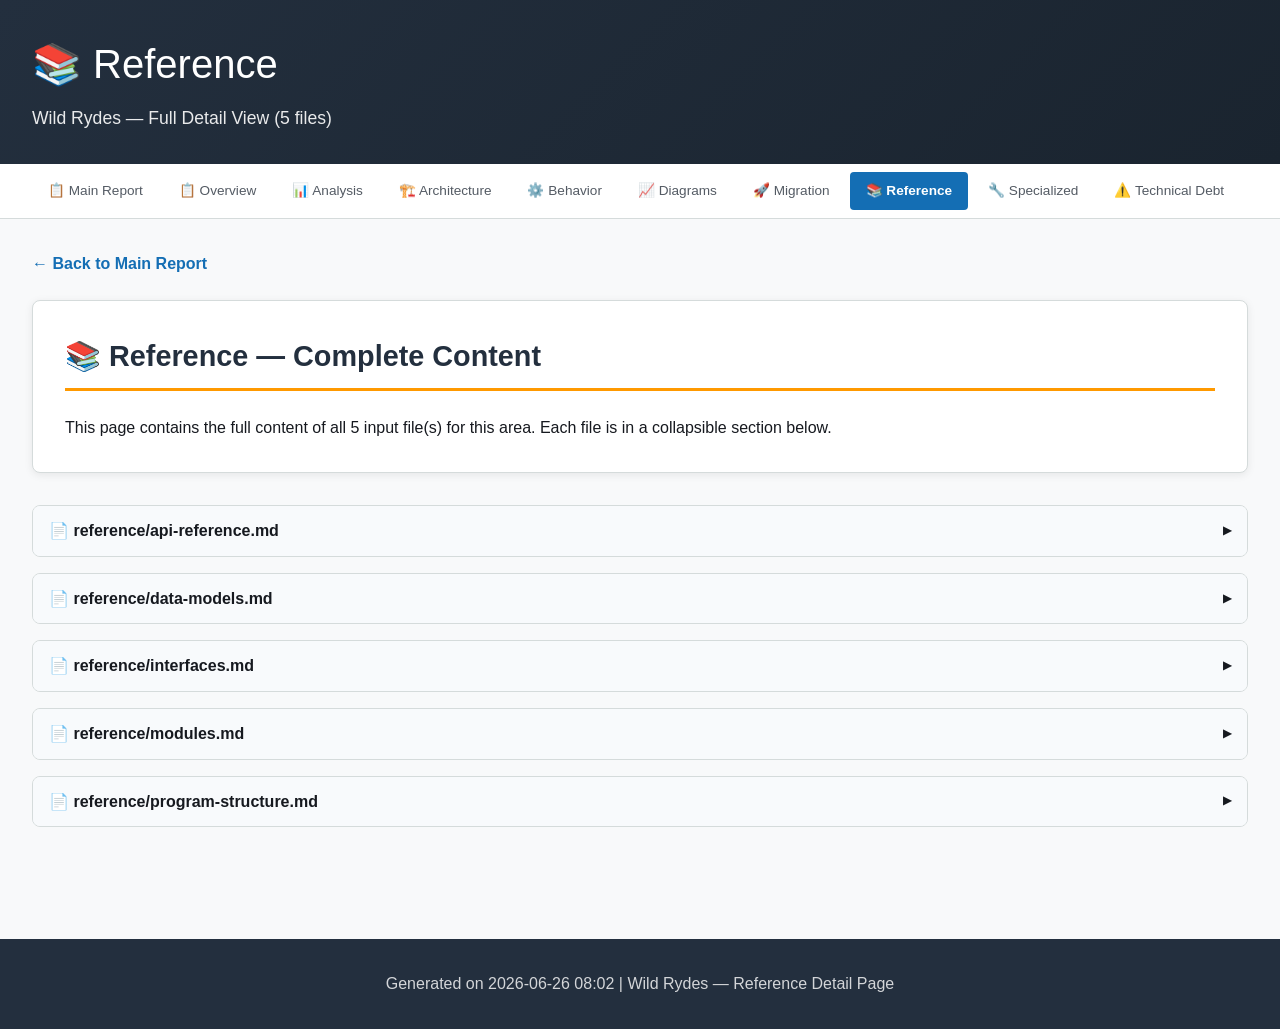
<file: atx-analysis-report/wildrydes/details-reference.html>
<!DOCTYPE html>
<html lang="en">
<head>
  <meta charset="UTF-8">
  <meta name="viewport" content="width=device-width, initial-scale=1.0">
  <title>Reference — Wild Rydes Detail</title>
  <style>
/*
 * AWS Transform Assessment Report — CSS Styles (Single Source of Truth)
 * 
 * Complete CSS for assessment reports (index.html + details-*.html).
 * Include the contents of this file in a <style> tag in each generated HTML file.
 * Do NOT link to this file — each HTML must be self-contained with inline CSS.
 */

/* Skip Link (Accessibility) */
.skip-link{position:absolute;top:-100%;left:1rem;background:var(--accent);color:#fff;padding:.75rem 1.5rem;border-radius:0 0 6px 6px;z-index:2000;font-weight:600;text-decoration:none;transition:top .2s}
.skip-link:focus{top:0}

:root{--primary:#232f3e;--secondary:#ff9900;--accent:#146eb4;--success:#1d8102;--warning:#ff9900;--danger:#d13212;--bg:#f8f9fa;--card:#fff;--text:#16191f;--text2:#545b64;--border:#d5dbdb;--code-bg:#f4f4f4;--font:-apple-system,BlinkMacSystemFont,'Segoe UI',Roboto,sans-serif;--mono:'SF Mono','Fira Code','Courier New',monospace}
*,*::before,*::after{box-sizing:border-box;margin:0;padding:0}
html{scroll-behavior:smooth}
body{font-family:var(--font);line-height:1.6;color:var(--text);background:var(--bg)}

/* Header */
.header{background:linear-gradient(135deg,var(--primary),#1a242f);color:#fff;padding:2rem 0;box-shadow:0 2px 8px rgba(0,0,0,.1)}
.header-content{max-width:1400px;margin:0 auto;padding:0 2rem}
.header-logo{display:flex;align-items:center;gap:1.5rem}
.aws-logo{height:48px;width:auto;filter:brightness(0) invert(1)}
.header h1{font-size:2.5rem;font-weight:300;margin-bottom:.5rem}
.header .subtitle{font-size:1.1rem;opacity:.9}
.critical-banner{background:linear-gradient(135deg,var(--danger),#a82a0c);color:#fff;padding:1.25rem 2rem;text-align:center;font-weight:500}
.critical-banner strong{font-size:1.2rem;display:block;margin-bottom:.25rem}

/* Container & Navigation */
.container{max-width:1400px;margin:0 auto;padding:2rem}
.page-nav{background:var(--card);border-bottom:1px solid var(--border);padding:.5rem 2rem;display:flex;gap:.25rem;flex-wrap:wrap;max-width:1400px;margin:0 auto}
.page-nav a{padding:.5rem 1rem;color:var(--text2);text-decoration:none;font-size:.85rem;border-radius:4px;transition:all .2s}
.page-nav a:hover{background:var(--bg);color:var(--text)}
.page-nav a.current{background:var(--accent);color:#fff;font-weight:600}

/* Tab Navigation */
.nav-tabs{display:flex;gap:.5rem;margin-bottom:2rem;flex-wrap:wrap;background:#fff;padding:1rem;border-radius:8px;box-shadow:0 2px 4px rgba(0,0,0,.05)}
.nav-tab{padding:.75rem 1.5rem;background:var(--bg);border:2px solid var(--border);border-radius:6px;cursor:pointer;transition:all .3s;font-weight:500;color:var(--text);font-size:.9rem}
.nav-tab:hover{background:var(--accent);color:#fff;border-color:var(--accent);transform:translateY(-2px)}
.nav-tab:focus-visible{outline:3px solid var(--accent);outline-offset:2px}
.nav-tab.active{background:var(--secondary);color:#fff;border-color:var(--secondary)}
.tab-content{display:none}
.tab-content.active{display:block;animation:fadeIn .3s ease}
@keyframes fadeIn{from{opacity:0;transform:translateY(10px)}to{opacity:1;transform:translateY(0)}}

/* Cards */
.card{background:var(--card);border:1px solid var(--border);border-radius:8px;padding:2rem;margin-bottom:2rem;box-shadow:0 2px 8px rgba(0,0,0,.08)}
.card h2{color:var(--primary);margin-bottom:1.5rem;font-size:1.8rem;border-bottom:3px solid var(--secondary);padding-bottom:.5rem}
.card h3{color:var(--accent);margin:1.5rem 0 1rem;font-size:1.4rem}
.card h4{color:var(--text);margin:1rem 0 .5rem;font-size:1.1rem}

/* Stats Grid */
.stats-grid{display:grid;grid-template-columns:repeat(auto-fit,minmax(220px,1fr));gap:1.5rem;margin:2rem 0}
.stat-card{background:linear-gradient(135deg,var(--card),#f0f3f5);padding:1.5rem;border-radius:8px;border-left:4px solid var(--accent);box-shadow:0 2px 4px rgba(0,0,0,.05)}
.stat-card.critical{border-left-color:var(--danger);background:linear-gradient(135deg,#fff5f5,#ffe6e6)}
.stat-card.warning{border-left-color:var(--warning);background:linear-gradient(135deg,#fffbf0,#fff4d6)}
.stat-card.success{border-left-color:var(--success);background:linear-gradient(135deg,#f0fff4,#d9f7e6)}
.stat-label{font-size:.9rem;color:var(--text2);text-transform:uppercase;letter-spacing:.5px;margin-bottom:.5rem}
.stat-value{font-size:2rem;font-weight:700}
.stat-description{font-size:.85rem;color:var(--text2);margin-top:.5rem}

/* Badges */
.badge{display:inline-block;padding:.25rem .75rem;border-radius:12px;font-size:.85rem;font-weight:600;text-transform:uppercase}
.badge-critical{background:var(--danger);color:#fff}
.badge-high{background:#ea580c;color:#fff}
.badge-medium{background:#ca8a04;color:#fff}
.badge-low{background:var(--success);color:#fff}
.badge-info{background:var(--accent);color:#fff}

/* Tables (responsive) */
.table-wrap{overflow-x:auto;-webkit-overflow-scrolling:touch;margin:1.5rem 0}
table{width:100%;border-collapse:collapse;margin:1.5rem 0;background:#fff;box-shadow:0 2px 4px rgba(0,0,0,.05)}
th{background:var(--primary);color:#fff;padding:1rem;text-align:left;font-weight:600}
td{padding:.75rem 1rem;border-bottom:1px solid var(--border)}
tr:hover{background:var(--bg)}

/* Code */
pre{background:var(--code-bg);color:var(--text);padding:1rem;border-radius:6px;overflow-x:auto;font-family:var(--mono);font-size:.85rem;border-left:4px solid var(--accent);margin:1rem 0;white-space:pre-wrap}
code{font-family:var(--mono);font-size:.9em}
:not(pre)>code{background:#f1f5f9;padding:.1rem .35rem;border-radius:3px;color:#be185d}

/* Alerts */
.alert{padding:1rem 1.5rem;border-radius:6px;margin:1.5rem 0;border-left:4px solid}
.alert-danger{background:#fff5f5;border-left-color:var(--danger);color:#721c24}
.alert-warning{background:#fffbf0;border-left-color:var(--warning);color:#856404}
.alert-info{background:#e7f3ff;border-left-color:var(--accent);color:#004085}
.alert-success{background:#f0fff4;border-left-color:var(--success);color:#155724}

/* Diagrams */
.diagram-container{background:#fff;border:2px solid var(--border);border-radius:12px;padding:2rem;margin:1.5rem 0}
.diagram-title{font-size:1.1rem;font-weight:700;color:var(--primary);text-align:center;margin-bottom:1.5rem;text-transform:uppercase;letter-spacing:1px}
.diagram-layers{display:flex;flex-direction:column;align-items:center;gap:.5rem}
.diagram-layer{width:100%;max-width:600px;padding:1rem 1.5rem;border-radius:8px;text-align:center}
.layer-label{font-weight:700;font-size:.85rem;text-transform:uppercase;letter-spacing:.5px;margin-bottom:.5rem}
.layer-components{display:flex;gap:.75rem;justify-content:center;flex-wrap:wrap}
.component{background:rgba(255,255,255,.8);padding:.3rem .8rem;border-radius:4px;font-size:.85rem;border:1px solid rgba(0,0,0,.1)}
.layer-presentation{background:linear-gradient(135deg,#e7f3ff,#cce5ff);border:1px solid #99caff}
.layer-business{background:linear-gradient(135deg,#fff4e6,#ffe8cc);border:1px solid #ffcc80}
.layer-data{background:linear-gradient(135deg,#e6f9e6,#ccf2cc);border:1px solid #80d980}
.diagram-arrow{font-size:1.5rem;color:var(--text2);text-align:center}

/* Flow Diagrams */
.flow-diagram{display:flex;align-items:center;gap:.5rem;flex-wrap:wrap;justify-content:center;padding:1.5rem;background:#fff;border:2px solid var(--border);border-radius:12px;margin:1.5rem 0}
.flow-node{padding:.75rem 1.25rem;border-radius:8px;font-weight:600;font-size:.85rem;text-align:center;min-width:100px}
.flow-node.client{background:#e7f3ff;border:2px solid #146eb4;color:#146eb4}
.flow-node.service{background:#fff4e6;border:2px solid #ff9900;color:#232f3e}
.flow-node.database{background:#e6f9e6;border:2px solid #1d8102;color:#1d8102}
.flow-node.external{background:#f5f5f5;border:2px dashed #545b64;color:#545b64}
.flow-arrow{font-size:1.25rem;color:var(--text2)}

/* AWS Diagrams */
.aws-diagram{background:linear-gradient(135deg,#fafbfc,#f0f3f5);border:2px solid var(--border);border-radius:12px;padding:2rem;margin:1.5rem 0}
.aws-diagram .aws-region{border:2px dashed #146eb4;border-radius:8px;padding:1.5rem;margin:1rem 0;position:relative}
.aws-diagram .aws-region::before{content:attr(data-label);position:absolute;top:-.75rem;left:1rem;background:#fff;padding:0 .5rem;font-size:.75rem;color:#146eb4;font-weight:600}
.aws-diagram .aws-service{display:inline-flex;align-items:center;gap:.5rem;padding:.5rem 1rem;background:#fff;border:1px solid var(--border);border-radius:6px;margin:.25rem;font-size:.85rem;box-shadow:0 1px 3px rgba(0,0,0,.08)}
.aws-diagram .aws-service .icon{font-size:1.25rem}

/* Collapsible Sections */
.collapsible{margin-bottom:1rem;border:1px solid var(--border);border-radius:8px;overflow:hidden}
.collapsible-header{padding:.75rem 1rem;background:#f8fafc;cursor:pointer;font-weight:600;display:flex;align-items:center;justify-content:space-between}
.collapsible-header:hover{background:#f1f5f9}
.collapsible-header::after{content:'▶';font-size:.7rem;transition:transform .2s}
.collapsible-header.expanded::after{transform:rotate(90deg)}
.collapsible-content{display:none;padding:1.5rem;border-top:1px solid var(--border)}
.collapsible-content.show{display:block}

/* Links & Buttons */
.back-link{color:var(--accent);text-decoration:none;font-weight:600;display:inline-block;margin-bottom:1.5rem}
.back-link:hover{text-decoration:underline}
.btn{display:inline-block;padding:.75rem 1.5rem;background:linear-gradient(135deg,#667eea,#764ba2);color:#fff;text-decoration:none;border-radius:6px;font-weight:600;transition:opacity .3s}
.btn:hover{opacity:.9}

/* Lists */
ul,ol{margin:1rem 0 1rem 2rem}
li{margin:.5rem 0}

/* Footer */
.footer{background:var(--primary);color:#fff;text-align:center;padding:2rem;margin-top:4rem}
.footer p{opacity:.8}

/* Responsive */
@media(max-width:768px){.nav-tabs{flex-direction:column}.stats-grid{grid-template-columns:1fr}.header h1{font-size:1.8rem}.page-nav{flex-direction:column}.readiness-score{flex-direction:column;text-align:center}.flow-diagram{gap:.25rem}.flow-node{min-width:80px;font-size:.75rem;padding:.5rem .75rem}}

/* Print */
@media print{.nav-tabs,.page-nav{display:none}.tab-content{display:block!important}.collapsible-content{display:block!important}pre{white-space:pre-wrap}
.tab-content:not(#tab-overview){page-break-before:always}
:root{--primary:#232f3e;--bg:#fff;--card:#fff;--text:#16191f;--text2:#545b64;--border:#d5dbdb;--code-bg:#f4f4f4}
}

/* Readiness Score */
.readiness-score{display:flex;align-items:center;gap:1.5rem;padding:1.5rem;border-radius:12px;margin:1.5rem 0}
.readiness-score.low{background:linear-gradient(135deg,#fff5f5,#ffe6e6);border:2px solid var(--danger)}
.readiness-score.medium{background:linear-gradient(135deg,#fffbf0,#fff4d6);border:2px solid var(--warning)}
.readiness-score.high{background:linear-gradient(135deg,#f0fff4,#d9f7e6);border:2px solid var(--success)}
.readiness-score .score-circle{width:100px;height:100px;border-radius:50%;display:flex;align-items:center;justify-content:center;flex-shrink:0}
.readiness-score .score-inner{width:80px;height:80px;border-radius:50%;background:#fff;display:flex;align-items:center;justify-content:center;font-size:1.8rem;font-weight:700}
.readiness-score .score-details{flex:1}
.readiness-score .score-details h4{margin:0 0 .5rem;font-size:1.2rem}
.readiness-score .score-details p{margin:0;font-size:.9rem;color:var(--text2)}

/* Tree Diagram */
.tree-diagram{font-family:var(--mono);font-size:.85rem;line-height:1.8;background:var(--code-bg);padding:1.5rem;border-radius:8px;border-left:4px solid var(--accent);margin:1.5rem 0;overflow-x:auto;white-space:pre}

/* Blockquotes */
blockquote{border-left:4px solid var(--accent);padding:.75rem 1.25rem;margin:1rem 0;background:var(--bg);color:var(--text2);font-style:italic}

/* Mermaid Fallback (rendered as code block on detail pages) */
.mermaid-fallback{font-family:var(--mono);font-size:.85rem;line-height:1.6;background:var(--code-bg);padding:1.5rem;border-radius:8px;border-left:4px solid #7c3aed;margin:1.5rem 0;overflow-x:auto;white-space:pre}
.mermaid-label{display:inline-block;background:#7c3aed;color:#fff;font-size:.7rem;font-weight:600;padding:.15rem .5rem;border-radius:3px;margin-bottom:.5rem;text-transform:uppercase;letter-spacing:.5px}

  </style>
</head>
<body>

<a href="#main-content" class="skip-link">Skip to main content</a>

  <div class="header">
    <div class="header-content">
      <h1>📚 Reference</h1>
      <div class="subtitle">Wild Rydes — Full Detail View (5 files)</div>
    </div>
  </div>

  <div class="page-nav">
    <a href="index.html">📋 Main Report</a>
    <a href="details-overview.html">📋 Overview</a>
    <a href="details-analysis.html">📊 Analysis</a>
    <a href="details-architecture.html">🏗️ Architecture</a>
    <a href="details-behavior.html">⚙️ Behavior</a>
    <a href="details-diagrams.html">📈 Diagrams</a>
    <a href="details-migration.html">🚀 Migration</a>
    <a href="details-reference.html" class="current">📚 Reference</a>
    <a href="details-specialized.html">🔧 Specialized</a>
    <a href="details-technical-debt.html">⚠️ Technical Debt</a>
  </div>

  <div class="container" id="main-content">
    <a href="index.html" class="back-link">← Back to Main Report</a>

    <div class="card">
      <h2>📚 Reference — Complete Content</h2>
      <p>This page contains the full content of all 5 input file(s) for this area. Each file is in a collapsible section below.</p>
    </div>

    <div class="collapsible">
  <div class="collapsible-header">📄 reference/api-reference.md</div>
  <div class="collapsible-content">
    <h1>API Reference</h1>

<h2>MVC View Endpoints (HTML responses)</h2>

<h3>HomeController</h3>

<table><thead><tr><th>Method</th><th>Route</th><th>Auth</th><th>Description</th></tr></thead><tbody><tr><td>GET</td><td><code>/</code></td><td>No</td><td>Landing page</td></tr></tbody></table>

<h3>UserController</h3>

<table><thead><tr><th>Method</th><th>Route</th><th>Auth</th><th>Description</th></tr></thead><tbody><tr><td>GET</td><td><code>/User/Login</code></td><td>No</td><td>Login form</td></tr><tr><td>POST</td><td><code>/User/Login</code></td><td>No</td><td>Process login (CSRF protected)</td></tr><tr><td>GET</td><td><code>/User/Create</code></td><td>No</td><td>Registration form</td></tr><tr><td>POST</td><td><code>/User/Create</code></td><td>No</td><td>Process registration (CSRF protected)</td></tr><tr><td>GET</td><td><code>/User/Logout</code></td><td>No</td><td>Destroy session, redirect home</td></tr></tbody></table>

<h3>RideController</h3>

<table><thead><tr><th>Method</th><th>Route</th><th>Auth</th><th>Description</th></tr></thead><tbody><tr><td>GET</td><td><code>/Ride/Map</code></td><td>Yes</td><td>Interactive map view</td></tr><tr><td>GET</td><td><code>/Ride/Index</code></td><td>Yes</td><td>Ride history list</td></tr></tbody></table>

<h3>UnicornController</h3>

<table><thead><tr><th>Method</th><th>Route</th><th>Auth</th><th>Description</th></tr></thead><tbody><tr><td>GET</td><td><code>/Unicorn</code></td><td>Yes</td><td>Unicorn fleet list</td></tr><tr><td>GET</td><td><code>/Unicorn/Create</code></td><td>Yes</td><td>Create unicorn form</td></tr><tr><td>POST</td><td><code>/Unicorn/Create</code></td><td>Yes</td><td>Save new unicorn (CSRF protected)</td></tr><tr><td>GET</td><td><code>/Unicorn/Delete/{id}</code></td><td>Yes</td><td>Delete confirmation page</td></tr><tr><td>POST</td><td><code>/Unicorn/Delete/{id}</code></td><td>Yes</td><td>Confirm deletion (CSRF protected)</td></tr></tbody></table>

<h2>JSON API Endpoints</h2>

<h3>POST /Ride/CreateRide</h3>

<p>Create a new ride request.</p>

<p><strong>Authentication:</strong> Session-based (checked internally, no <code>[Protected]</code> attribute)</p>

<p><strong>Parameters (form-encoded):</strong></p>
<table><thead><tr><th>Parameter</th><th>Type</th><th>Required</th><th>Description</th></tr></thead><tbody><tr><td>pickupLat</td><td>double</td><td>Yes</td><td>Pickup latitude</td></tr><tr><td>pickupLng</td><td>double</td><td>Yes</td><td>Pickup longitude</td></tr><tr><td>pickupAddress</td><td>string</td><td>Yes</td><td>Pickup address text</td></tr><tr><td>destLat</td><td>double</td><td>Yes</td><td>Destination latitude</td></tr><tr><td>destLng</td><td>double</td><td>Yes</td><td>Destination longitude</td></tr><tr><td>destAddress</td><td>string</td><td>Yes</td><td>Destination address text</td></tr><tr><td>passengers</td><td>int</td><td>Yes</td><td>Number of passengers</td></tr></tbody></table>

<p><strong>Success Response:</strong></p>
<pre><code>{
  &quot;success&quot;: true,
  &quot;rideId&quot;: &quot;guid-string&quot;,
  &quot;unicornName&quot;: &quot;Bucephalus&quot;,
  &quot;unicornDesc&quot;: &quot;Description...&quot;,
  &quot;unicornColor&quot;: &quot;Gold&quot;
}</code></pre>

<p><strong>Error Response:</strong></p>
<pre><code>{
  &quot;success&quot;: false,
  &quot;error&quot;: &quot;User not logged in&quot;
}</code></pre>

<h3>POST /Ride/ReverseGeocode</h3>

<p>Convert geographic coordinates to a street address.</p>

<p><strong>Authentication:</strong> None</p>

<p><strong>Parameters (form-encoded):</strong></p>
<table><thead><tr><th>Parameter</th><th>Type</th><th>Required</th><th>Description</th></tr></thead><tbody><tr><td>lat</td><td>double</td><td>Yes</td><td>Latitude</td></tr><tr><td>lng</td><td>double</td><td>Yes</td><td>Longitude</td></tr></tbody></table>

<p><strong>Success Response:</strong></p>
<pre><code>{
  &quot;success&quot;: true,
  &quot;address&quot;: &quot;123 Main St, City, State&quot;
}</code></pre>

<p><strong>Fallback Response:</strong></p>
<pre><code>{
  &quot;success&quot;: false,
  &quot;address&quot;: &quot;40.7128, -74.0060&quot;,
  &quot;error&quot;: &quot;Access denied to AWS Location Service&quot;
}</code></pre>

<h3>GET /Ride/GetMapTile/{z}/{x}/{y}</h3>

<p>Retrieve a map tile image from AWS Location Service.</p>

<p><strong>Authentication:</strong> None</p>

<p><strong>Path Parameters:</strong></p>
<table><thead><tr><th>Parameter</th><th>Type</th><th>Constraints</th><th>Description</th></tr></thead><tbody><tr><td>z</td><td>int</td><td><code>\d+</code></td><td>Zoom level</td></tr><tr><td>x</td><td>int</td><td><code>\d+</code></td><td>X tile coordinate</td></tr><tr><td>y</td><td>int</td><td><code>\d+</code></td><td>Y tile coordinate</td></tr></tbody></table>

<p><strong>Success Response:</strong> <code>image/png</code> binary data with <code>Cache-Control: public, max-age=3600</code></p>

<p><strong>Error Responses:</strong></p>
<ul>
  <li><code>403 Forbidden</code> - AWS access denied</li>
  <li><code>404 Not Found</code> - Other errors</li>
</ul>

<h2>Route Configuration</h2>

<p>Custom routes defined in <code>RouteConfig.cs</code>:</p>
<ol>
  <li><code>Ride/TestImage/{z}/{x}/{y}</code> → TestImage action (unused)</li>
  <li><code>Ride/GetMapTile/{z}/{x}/{y}</code> → GetMapTile action</li>
  <li><code>{controller}/{action}/{id}</code> → Default convention route</li>
</ol>

<h2>Cross-References</h2>

<ul>
  <li><a href="interfaces.md">Interfaces</a></li>
  <li><a href="../behavior/business-logic.md">Business Logic</a></li>
  <li><a href="../behavior/workflows.md">Workflows</a></li>
</ul>

  </div>
</div>
<div class="collapsible">
  <div class="collapsible-header">📄 reference/data-models.md</div>
  <div class="collapsible-content">
    <h1>Data Models</h1>

<h2>Entity Models</h2>

<h3>UserModel</h3>
<ul>
  <li><strong>File:</strong> <code>sourceCode/wildrydes.net/Models/UserModel.cs</code></li>
  <li><strong>Table:</strong> <code>Users</code></li>
</ul>

<table><thead><tr><th>Property</th><th>Type</th><th>Attributes</th><th>Description</th></tr></thead><tbody><tr><td>Id</td><td>Guid</td><td>PK</td><td>Unique identifier</td></tr><tr><td>Email</td><td>string</td><td>[Required], [EmailAddress]</td><td>User&#x27;s email address</td></tr><tr><td>Password</td><td>string</td><td>[Required], [DataType(Password)]</td><td>SHA-256 hash of password</td></tr></tbody></table>

<h3>UnicornModel</h3>
<ul>
  <li><strong>File:</strong> <code>sourceCode/wildrydes.net/Models/UnicornModel.cs</code></li>
  <li><strong>Table:</strong> <code>Unicorns</code></li>
</ul>

<table><thead><tr><th>Property</th><th>Type</th><th>Attributes</th><th>Description</th></tr></thead><tbody><tr><td>Id</td><td>Guid</td><td>PK</td><td>Unique identifier</td></tr><tr><td>Name</td><td>string</td><td>[Required]</td><td>Unicorn&#x27;s name</td></tr><tr><td>Color</td><td>string</td><td>[Required]</td><td>Unicorn&#x27;s color</td></tr><tr><td>Description</td><td>string</td><td>[Required]</td><td>Bio/description text</td></tr><tr><td>Rating</td><td>int</td><td>-</td><td>Quality rating (0-5)</td></tr></tbody></table>

<h3>RideModel</h3>
<ul>
  <li><strong>File:</strong> <code>sourceCode/wildrydes.net/Models/RideModel.cs</code></li>
  <li><strong>Table:</strong> <code>Rides</code></li>
</ul>

<table><thead><tr><th>Property</th><th>Type</th><th>Attributes</th><th>Description</th></tr></thead><tbody><tr><td>Id</td><td>Guid</td><td>PK</td><td>Unique identifier</td></tr><tr><td>UnicornId</td><td>Guid</td><td>[ForeignKey(&quot;Unicorn&quot;)]</td><td>FK to Unicorns</td></tr><tr><td>Unicorn</td><td>UnicornModel</td><td>virtual (navigation)</td><td>Related unicorn</td></tr><tr><td>UserId</td><td>Guid</td><td>[ForeignKey(&quot;User&quot;)]</td><td>FK to Users</td></tr><tr><td>User</td><td>UserModel</td><td>virtual (navigation)</td><td>Related user</td></tr><tr><td>DateTime</td><td>DateTime</td><td>-</td><td>Request timestamp</td></tr><tr><td>PickupLocation</td><td>Location</td><td>complex type</td><td>Pickup coordinates + address</td></tr><tr><td>DestinationLocation</td><td>Location</td><td>complex type</td><td>Destination coordinates + address</td></tr><tr><td>NumberOfPassengers</td><td>int</td><td>default: 1</td><td>Passenger count</td></tr><tr><td>SpecialRequests</td><td>string</td><td>nullable</td><td>Optional notes</td></tr><tr><td>EstimatedArrival</td><td>DateTime</td><td>-</td><td>ETA (always +15 min)</td></tr><tr><td>EstimatedDistance</td><td>double</td><td>-</td><td>Distance (always 0)</td></tr><tr><td>EstimatedDuration</td><td>int</td><td>-</td><td>Duration in minutes (always 15)</td></tr><tr><td>Status</td><td>string</td><td>default: &quot;Pending&quot;</td><td>Ride status</td></tr><tr><td>Rating</td><td>Rating?</td><td>nullable enum</td><td>Post-ride rating</td></tr></tbody></table>

<h2>Complex Types</h2>

<h3>Location</h3>
<ul>
  <li><strong>File:</strong> <code>sourceCode/wildrydes.net/Models/RideModel.cs</code></li>
  <li><strong>Storage:</strong> Embedded columns (e.g., <code>PickupLocation<em>Latitude</code>, <code>PickupLocation</em>Longitude</code>, <code>PickupLocation_Address</code>)</li>
</ul>

<table><thead><tr><th>Property</th><th>Type</th><th>Description</th></tr></thead><tbody><tr><td>Latitude</td><td>double</td><td>Geographic latitude</td></tr><tr><td>Longitude</td><td>double</td><td>Geographic longitude</td></tr><tr><td>Address</td><td>string</td><td>Human-readable address</td></tr></tbody></table>

<h2>Enumerations</h2>

<h3>Rating</h3>
<ul>
  <li><strong>File:</strong> <code>sourceCode/wildrydes.net/Models/RideModel.cs</code></li>
  <li><strong>Values:</strong> One=1, Two=2, Three=3, Four=4, Five=5</li>
  <li><strong>Usage:</strong> Optional post-ride rating on RideModel</li>
</ul>

<h2>Entity Relationships</h2>

<pre><code>Users (1) ──────&lt; Rides (many)    [FK: UserId, cascade delete]
Unicorns (1) ──&lt; Rides (many)    [FK: UnicornId, cascade delete]</code></pre>

<h2>Database Schema (from Migration)</h2>

<pre><code>CREATE TABLE Users (
    Id UNIQUEIDENTIFIER PRIMARY KEY,
    Email NVARCHAR(MAX) NOT NULL,
    Password NVARCHAR(MAX) NOT NULL
)

CREATE TABLE Unicorns (
    Id UNIQUEIDENTIFIER PRIMARY KEY,
    Name NVARCHAR(MAX) NOT NULL,
    Color NVARCHAR(MAX) NOT NULL,
    Description NVARCHAR(MAX) NOT NULL,
    Rating INT NOT NULL
)

CREATE TABLE Rides (
    Id UNIQUEIDENTIFIER PRIMARY KEY,
    UnicornId UNIQUEIDENTIFIER NOT NULL REFERENCES Unicorns(Id) ON DELETE CASCADE,
    UserId UNIQUEIDENTIFIER NOT NULL REFERENCES Users(Id) ON DELETE CASCADE,
    DateTime DATETIME NOT NULL,
    PickupLocation_Latitude FLOAT NOT NULL,
    PickupLocation_Longitude FLOAT NOT NULL,
    PickupLocation_Address NVARCHAR(MAX),
    DestinationLocation_Latitude FLOAT NOT NULL,
    DestinationLocation_Longitude FLOAT NOT NULL,
    DestinationLocation_Address NVARCHAR(MAX),
    NumberOfPassengers INT NOT NULL,
    SpecialRequests NVARCHAR(MAX),
    EstimatedArrival DATETIME NOT NULL,
    EstimatedDistance FLOAT NOT NULL,
    EstimatedDuration INT NOT NULL,
    Status NVARCHAR(MAX),
    Rating INT
)</code></pre>

<h2>Cross-References</h2>

<ul>
  <li><a href="interfaces.md">Interfaces</a></li>
  <li><a href="../architecture/components.md">Components</a></li>
  <li><a href="../specialized/database-patterns.md">Database Patterns</a></li>
</ul>

  </div>
</div>
<div class="collapsible">
  <div class="collapsible-header">📄 reference/interfaces.md</div>
  <div class="collapsible-content">
    <h1>Interfaces and Contracts</h1>

<h2>Inheritance Hierarchy</h2>

<h3>Controller Hierarchy</h3>
<pre><code>System.Web.Mvc.Controller
├── HomeController
├── UserController
├── RideController
└── UnicornController</code></pre>

<h3>DbContext Hierarchy</h3>
<pre><code>System.Data.Entity.DbContext
└── DefaultContext</code></pre>

<h3>Filter Hierarchy</h3>
<pre><code>System.Web.Mvc.ActionFilterAttribute
└── Protected</code></pre>

<h3>Model Hierarchy</h3>
<p>All models are plain classes (no inheritance):</p>
<ul>
  <li><code>UserModel</code> → mapped to <code>[Table(&quot;Users&quot;)]</code></li>
  <li><code>UnicornModel</code> → mapped to <code>[Table(&quot;Unicorns&quot;)]</code></li>
  <li><code>RideModel</code> → mapped to <code>[Table(&quot;Rides&quot;)]</code></li>
  <li><code>Location</code> → EF6 complex type (no table)</li>
  <li><code>Rating</code> → enum (stored as int)</li>
</ul>

<h2>Contracts and Interfaces</h2>

<h3>Implicit Contracts</h3>

<p>The application does not define explicit interfaces. All contracts are implicit through class usage:</p>

<h4>DefaultContext Contract</h4>
<pre><code>public class DefaultContext : DbContext
{
    public DbSet&lt;UserModel&gt; Users { get; set; }
    public DbSet&lt;UnicornModel&gt; Unicorns { get; set; }
    public DbSet&lt;RideModel&gt; Rides { get; set; }
}</code></pre>

<h4>Protected Filter Contract</h4>
<pre><code>// Requires Session[&quot;user&quot;] to be non-null
// Redirects to /User/Login?or={returnUrl} if unauthorized
public class Protected : ActionFilterAttribute</code></pre>

<h4>UserController.GetHash Contract</h4>
<pre><code>// Static utility method - takes plaintext, returns SHA-256 hex string
public static string GetHash(string input) → string (64 hex chars)</code></pre>

<h3>JSON API Contracts</h3>

<h4>CreateRide Request</h4>
<pre><code>POST /Ride/CreateRide
Parameters: pickupLat, pickupLng, pickupAddress, destLat, destLng, destAddress, passengers
Response: { success: bool, rideId?: Guid, unicornName?: string, unicornDesc?: string, unicornColor?: string, error?: string }</code></pre>

<h4>ReverseGeocode Request</h4>
<pre><code>POST /Ride/ReverseGeocode
Parameters: lat, lng
Response: { success: bool, address: string, error?: string }</code></pre>

<h4>GetMapTile Request</h4>
<pre><code>GET /Ride/GetMapTile/{z}/{x}/{y}
Response: image/png binary | HTTP 403 | HTTP 404</code></pre>

<h2>Cross-References</h2>

<ul>
  <li><a href="data-models.md">Data Models</a></li>
  <li><a href="api-reference.md">API Reference</a></li>
  <li><a href="../architecture/components.md">Components</a></li>
</ul>

  </div>
</div>
<div class="collapsible">
  <div class="collapsible-header">📄 reference/modules.md</div>
  <div class="collapsible-content">
    <h1>Modules</h1>

<h2>Project Organization</h2>

<p>The application is a single-project ASP.NET MVC solution. There is no multi-project structure or modular architecture - all code resides in the <code>wildrydes.net</code> project.</p>

<h2>Logical Modules</h2>

<h3>1. Authentication Module</h3>
<ul>
  <li><strong>Namespace:</strong> <code>wildrydes.net.Controllers</code> (UserController), <code>wildrydes.net.Decorators</code></li>
  <li><strong>Files:</strong> <code>UserController.cs</code>, <code>Protected.cs</code></li>
  <li><strong>Responsibility:</strong> User registration, login, logout, session management</li>
  <li><strong>Dependencies:</strong> DefaultContext, SHA256</li>
</ul>

<h3>2. Ride Management Module</h3>
<ul>
  <li><strong>Namespace:</strong> <code>wildrydes.net.Controllers</code> (RideController)</li>
  <li><strong>Files:</strong> <code>RideController.cs</code>, <code>RideModel.cs</code></li>
  <li><strong>Responsibility:</strong> Ride creation, history, map integration, geocoding</li>
  <li><strong>Dependencies:</strong> DefaultContext, AWS SDK (Location, Cognito)</li>
</ul>

<h3>3. Fleet Management Module</h3>
<ul>
  <li><strong>Namespace:</strong> <code>wildrydes.net.Controllers</code> (UnicornController)</li>
  <li><strong>Files:</strong> <code>UnicornController.cs</code>, <code>UnicornModel.cs</code></li>
  <li><strong>Responsibility:</strong> Unicorn CRUD operations</li>
  <li><strong>Dependencies:</strong> DefaultContext</li>
</ul>

<h3>4. Data Access Module</h3>
<ul>
  <li><strong>Namespace:</strong> <code>wildrydes.net.Context</code>, <code>wildrydes.net.Models</code></li>
  <li><strong>Files:</strong> <code>DefaultContext.cs</code>, <code>UserModel.cs</code>, <code>UnicornModel.cs</code>, <code>RideModel.cs</code></li>
  <li><strong>Responsibility:</strong> Database schema, entity definitions, data access</li>
  <li><strong>Dependencies:</strong> Entity Framework 6</li>
</ul>

<h3>5. Configuration Module</h3>
<ul>
  <li><strong>Namespace:</strong> <code>wildrydes.net</code> (App_Start)</li>
  <li><strong>Files:</strong> <code>BundleConfig.cs</code>, <code>FilterConfig.cs</code>, <code>RouteConfig.cs</code>, <code>Global.asax.cs</code></li>
  <li><strong>Responsibility:</strong> Application startup, routing, bundling, global filters</li>
</ul>

<h3>6. Presentation Module</h3>
<ul>
  <li><strong>Location:</strong> <code>Views/</code> directory</li>
  <li><strong>Files:</strong> 12 Razor templates + <code>_ViewStart.cshtml</code></li>
  <li><strong>Responsibility:</strong> HTML rendering with Razor syntax</li>
  <li><strong>Dependencies:</strong> Models (strongly-typed views), jQuery, Bootstrap, Leaflet.js</li>
</ul>

<h2>Module Dependencies Graph</h2>

<pre><code>Configuration Module
    │
    ├──&gt; Authentication Module ──&gt; Data Access Module
    │
    ├──&gt; Ride Management Module ──&gt; Data Access Module
    │                           └──&gt; AWS SDK
    │
    ├──&gt; Fleet Management Module ──&gt; Data Access Module
    │
    └──&gt; Presentation Module (Views)
              │
              ├──&gt; Authentication Module (forms)
              ├──&gt; Ride Management Module (map, history)
              └──&gt; Fleet Management Module (CRUD views)</code></pre>

<h2>External Module Dependencies</h2>

<table><thead><tr><th>Internal Module</th><th>External Dependencies</th></tr></thead><tbody><tr><td>Data Access</td><td>Entity Framework 6, System.Data.SqlClient</td></tr><tr><td>Ride Management</td><td>AWSSDK.LocationService, AWSSDK.CognitoIdentity</td></tr><tr><td>Authentication</td><td>System.Security.Cryptography (SHA256)</td></tr><tr><td>Presentation</td><td>Bootstrap, jQuery, Leaflet.js, jQuery.Validation</td></tr><tr><td>Configuration</td><td>System.Web.Mvc, System.Web.Optimization, System.Web.Routing</td></tr></tbody></table>

<h2>Cross-References</h2>

<ul>
  <li><a href="program-structure.md">Program Structure</a></li>
  <li><a href="../architecture/components.md">Components</a></li>
  <li><a href="../architecture/dependencies.md">Dependencies</a></li>
</ul>

  </div>
</div>
<div class="collapsible">
  <div class="collapsible-header">📄 reference/program-structure.md</div>
  <div class="collapsible-content">
    <h1>Program Structure</h1>

<h2>Solution Structure</h2>

<pre><code>wildrydes/
├── .gitignore
├── references/
│   ├── packages/                    (NuGet package DLLs - 22 packages)
│   └── reference assemblies/       (.NET Framework 4.8.1 reference assemblies)
└── sourceCode/
    ├── wildrydes.net.sln            (Visual Studio Solution)
    └── wildrydes.net/               (Main Web Project)
        ├── wildrydes.net.csproj     (Project file)
        ├── packages.config          (NuGet package references)
        ├── Web.config               (Application configuration)
        ├── Web.Debug.config         (Debug transform)
        ├── Web.Release.config       (Release transform)
        ├── Global.asax              (Application entry point markup)
        ├── Global.asax.cs           (Application startup code)
        ├── Dockerfile               (Container definition)
        ├── .dockerignore
        ├── favicon.ico
        ├── App_Data/
        │   └── save.txt
        ├── App_Start/
        │   ├── BundleConfig.cs      (JS/CSS bundle definitions)
        │   ├── FilterConfig.cs      (Global action filters)
        │   └── RouteConfig.cs       (URL routing configuration)
        ├── Content/
        │   ├── Site.css             (Custom styles)
        │   ├── bootstrap*.css       (Bootstrap framework)
        │   └── Images/              (Static images - 13 files)
        ├── Context/
        │   └── DefaultContext.cs    (Entity Framework DbContext)
        ├── Controllers/
        │   ├── HomeController.cs    (Landing page)
        │   ├── UserController.cs    (Auth: login/register/logout)
        │   ├── RideController.cs    (Rides, map, geocoding)
        │   └── UnicornController.cs (Unicorn CRUD)
        ├── Decorators/
        │   └── Protected.cs         (Auth filter attribute)
        ├── Migrations/
        │   ├── Configuration.cs     (Seed data)
        │   ├── 202508191721056_current-state.cs
        │   ├── 202508191721056_current-state.Designer.cs
        │   └── 202508191721056_current-state.resx
        ├── Models/
        │   ├── UserModel.cs         (User entity)
        │   ├── UnicornModel.cs      (Unicorn entity)
        │   └── RideModel.cs         (Ride entity + Location + Rating)
        ├── Properties/
        │   └── AssemblyInfo.cs      (Assembly metadata)
        ├── Scripts/
        │   ├── bootstrap*.js        (Bootstrap JS)
        │   ├── jquery-3.7.1*.js     (jQuery)
        │   ├── jquery.validate*.js  (Validation plugin)
        │   └── modernizr-2.8.3.js   (Feature detection)
        └── Views/
            ├── _ViewStart.cshtml    (Layout selection)
            ├── Web.config           (View-specific config)
            ├── Home/
            │   └── Index.cshtml     (Landing page)
            ├── Ride/
            │   ├── Index.cshtml     (Ride history)
            │   └── Map.cshtml       (Map + ride request)
            ├── Shared/
            │   ├── _Layout.cshtml   (Master layout)
            │   └── Error.cshtml     (Error page)
            ├── Unicorn/
            │   ├── Index.cshtml     (Unicorn list)
            │   ├── Create.cshtml    (Add unicorn form)
            │   └── Delete.cshtml    (Delete confirmation)
            └── User/
                ├── Create.cshtml    (Registration form)
                ├── Login.cshtml     (Login form)
                └── Logout.cshtml    (Logout page)</code></pre>

<h2>Namespace Hierarchy</h2>

<pre><code>wildrydes.net
├── Controllers
│   ├── HomeController
│   ├── UserController
│   ├── RideController
│   └── UnicornController
├── Models
│   ├── UserModel
│   ├── UnicornModel
│   ├── RideModel
│   ├── Location
│   └── Rating (enum)
├── Context
│   └── DefaultContext
├── Decorators
│   └── Protected
└── Migrations
    └── Configuration</code></pre>

<h2>Cross-References</h2>

<ul>
  <li><a href="../architecture/components.md">Components</a></li>
  <li><a href="modules.md">Modules</a></li>
  <li><a href="interfaces.md">Interfaces</a></li>
</ul>

  </div>
</div>
  </div>

  <div class="footer">
    <p>Generated on 2026-06-26 08:02 | Wild Rydes — Reference Detail Page</p>
  </div>

  <script>
  (function() {
    document.querySelectorAll('.collapsible-header').forEach(function(h) {
      function toggle() {
        h.classList.toggle('expanded');
        h.nextElementSibling.classList.toggle('show');
      }
      h.addEventListener('click', toggle);
      h.addEventListener('keydown', function(e) {
        if (e.key === 'Enter' || e.key === ' ') { e.preventDefault(); toggle(); }
      });
    });
  })();
  </script>
</body>
</html>
</file>
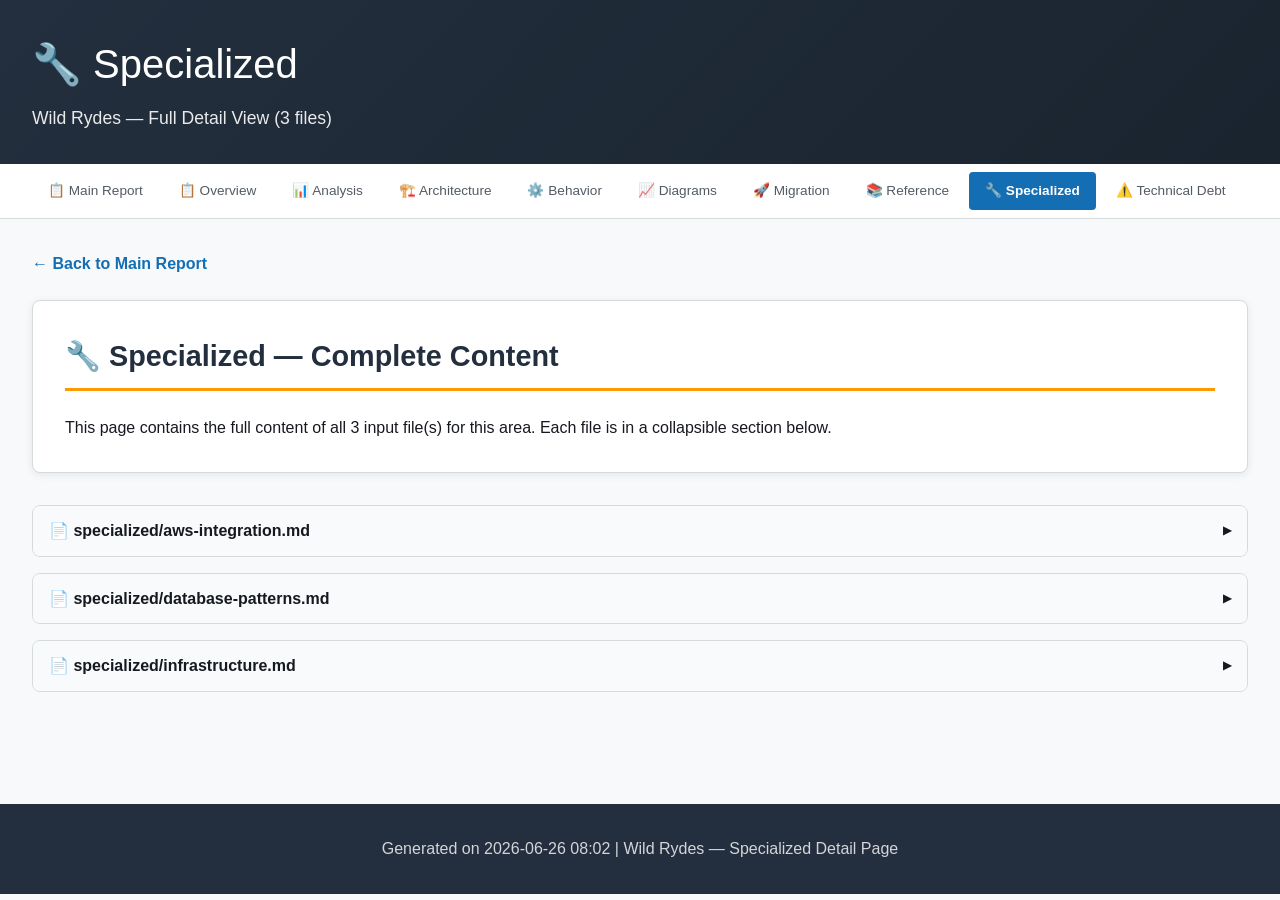
<file: atx-analysis-report/wildrydes/details-specialized.html>
<!DOCTYPE html>
<html lang="en">
<head>
  <meta charset="UTF-8">
  <meta name="viewport" content="width=device-width, initial-scale=1.0">
  <title>Specialized — Wild Rydes Detail</title>
  <style>
/*
 * AWS Transform Assessment Report — CSS Styles (Single Source of Truth)
 * 
 * Complete CSS for assessment reports (index.html + details-*.html).
 * Include the contents of this file in a <style> tag in each generated HTML file.
 * Do NOT link to this file — each HTML must be self-contained with inline CSS.
 */

/* Skip Link (Accessibility) */
.skip-link{position:absolute;top:-100%;left:1rem;background:var(--accent);color:#fff;padding:.75rem 1.5rem;border-radius:0 0 6px 6px;z-index:2000;font-weight:600;text-decoration:none;transition:top .2s}
.skip-link:focus{top:0}

:root{--primary:#232f3e;--secondary:#ff9900;--accent:#146eb4;--success:#1d8102;--warning:#ff9900;--danger:#d13212;--bg:#f8f9fa;--card:#fff;--text:#16191f;--text2:#545b64;--border:#d5dbdb;--code-bg:#f4f4f4;--font:-apple-system,BlinkMacSystemFont,'Segoe UI',Roboto,sans-serif;--mono:'SF Mono','Fira Code','Courier New',monospace}
*,*::before,*::after{box-sizing:border-box;margin:0;padding:0}
html{scroll-behavior:smooth}
body{font-family:var(--font);line-height:1.6;color:var(--text);background:var(--bg)}

/* Header */
.header{background:linear-gradient(135deg,var(--primary),#1a242f);color:#fff;padding:2rem 0;box-shadow:0 2px 8px rgba(0,0,0,.1)}
.header-content{max-width:1400px;margin:0 auto;padding:0 2rem}
.header-logo{display:flex;align-items:center;gap:1.5rem}
.aws-logo{height:48px;width:auto;filter:brightness(0) invert(1)}
.header h1{font-size:2.5rem;font-weight:300;margin-bottom:.5rem}
.header .subtitle{font-size:1.1rem;opacity:.9}
.critical-banner{background:linear-gradient(135deg,var(--danger),#a82a0c);color:#fff;padding:1.25rem 2rem;text-align:center;font-weight:500}
.critical-banner strong{font-size:1.2rem;display:block;margin-bottom:.25rem}

/* Container & Navigation */
.container{max-width:1400px;margin:0 auto;padding:2rem}
.page-nav{background:var(--card);border-bottom:1px solid var(--border);padding:.5rem 2rem;display:flex;gap:.25rem;flex-wrap:wrap;max-width:1400px;margin:0 auto}
.page-nav a{padding:.5rem 1rem;color:var(--text2);text-decoration:none;font-size:.85rem;border-radius:4px;transition:all .2s}
.page-nav a:hover{background:var(--bg);color:var(--text)}
.page-nav a.current{background:var(--accent);color:#fff;font-weight:600}

/* Tab Navigation */
.nav-tabs{display:flex;gap:.5rem;margin-bottom:2rem;flex-wrap:wrap;background:#fff;padding:1rem;border-radius:8px;box-shadow:0 2px 4px rgba(0,0,0,.05)}
.nav-tab{padding:.75rem 1.5rem;background:var(--bg);border:2px solid var(--border);border-radius:6px;cursor:pointer;transition:all .3s;font-weight:500;color:var(--text);font-size:.9rem}
.nav-tab:hover{background:var(--accent);color:#fff;border-color:var(--accent);transform:translateY(-2px)}
.nav-tab:focus-visible{outline:3px solid var(--accent);outline-offset:2px}
.nav-tab.active{background:var(--secondary);color:#fff;border-color:var(--secondary)}
.tab-content{display:none}
.tab-content.active{display:block;animation:fadeIn .3s ease}
@keyframes fadeIn{from{opacity:0;transform:translateY(10px)}to{opacity:1;transform:translateY(0)}}

/* Cards */
.card{background:var(--card);border:1px solid var(--border);border-radius:8px;padding:2rem;margin-bottom:2rem;box-shadow:0 2px 8px rgba(0,0,0,.08)}
.card h2{color:var(--primary);margin-bottom:1.5rem;font-size:1.8rem;border-bottom:3px solid var(--secondary);padding-bottom:.5rem}
.card h3{color:var(--accent);margin:1.5rem 0 1rem;font-size:1.4rem}
.card h4{color:var(--text);margin:1rem 0 .5rem;font-size:1.1rem}

/* Stats Grid */
.stats-grid{display:grid;grid-template-columns:repeat(auto-fit,minmax(220px,1fr));gap:1.5rem;margin:2rem 0}
.stat-card{background:linear-gradient(135deg,var(--card),#f0f3f5);padding:1.5rem;border-radius:8px;border-left:4px solid var(--accent);box-shadow:0 2px 4px rgba(0,0,0,.05)}
.stat-card.critical{border-left-color:var(--danger);background:linear-gradient(135deg,#fff5f5,#ffe6e6)}
.stat-card.warning{border-left-color:var(--warning);background:linear-gradient(135deg,#fffbf0,#fff4d6)}
.stat-card.success{border-left-color:var(--success);background:linear-gradient(135deg,#f0fff4,#d9f7e6)}
.stat-label{font-size:.9rem;color:var(--text2);text-transform:uppercase;letter-spacing:.5px;margin-bottom:.5rem}
.stat-value{font-size:2rem;font-weight:700}
.stat-description{font-size:.85rem;color:var(--text2);margin-top:.5rem}

/* Badges */
.badge{display:inline-block;padding:.25rem .75rem;border-radius:12px;font-size:.85rem;font-weight:600;text-transform:uppercase}
.badge-critical{background:var(--danger);color:#fff}
.badge-high{background:#ea580c;color:#fff}
.badge-medium{background:#ca8a04;color:#fff}
.badge-low{background:var(--success);color:#fff}
.badge-info{background:var(--accent);color:#fff}

/* Tables (responsive) */
.table-wrap{overflow-x:auto;-webkit-overflow-scrolling:touch;margin:1.5rem 0}
table{width:100%;border-collapse:collapse;margin:1.5rem 0;background:#fff;box-shadow:0 2px 4px rgba(0,0,0,.05)}
th{background:var(--primary);color:#fff;padding:1rem;text-align:left;font-weight:600}
td{padding:.75rem 1rem;border-bottom:1px solid var(--border)}
tr:hover{background:var(--bg)}

/* Code */
pre{background:var(--code-bg);color:var(--text);padding:1rem;border-radius:6px;overflow-x:auto;font-family:var(--mono);font-size:.85rem;border-left:4px solid var(--accent);margin:1rem 0;white-space:pre-wrap}
code{font-family:var(--mono);font-size:.9em}
:not(pre)>code{background:#f1f5f9;padding:.1rem .35rem;border-radius:3px;color:#be185d}

/* Alerts */
.alert{padding:1rem 1.5rem;border-radius:6px;margin:1.5rem 0;border-left:4px solid}
.alert-danger{background:#fff5f5;border-left-color:var(--danger);color:#721c24}
.alert-warning{background:#fffbf0;border-left-color:var(--warning);color:#856404}
.alert-info{background:#e7f3ff;border-left-color:var(--accent);color:#004085}
.alert-success{background:#f0fff4;border-left-color:var(--success);color:#155724}

/* Diagrams */
.diagram-container{background:#fff;border:2px solid var(--border);border-radius:12px;padding:2rem;margin:1.5rem 0}
.diagram-title{font-size:1.1rem;font-weight:700;color:var(--primary);text-align:center;margin-bottom:1.5rem;text-transform:uppercase;letter-spacing:1px}
.diagram-layers{display:flex;flex-direction:column;align-items:center;gap:.5rem}
.diagram-layer{width:100%;max-width:600px;padding:1rem 1.5rem;border-radius:8px;text-align:center}
.layer-label{font-weight:700;font-size:.85rem;text-transform:uppercase;letter-spacing:.5px;margin-bottom:.5rem}
.layer-components{display:flex;gap:.75rem;justify-content:center;flex-wrap:wrap}
.component{background:rgba(255,255,255,.8);padding:.3rem .8rem;border-radius:4px;font-size:.85rem;border:1px solid rgba(0,0,0,.1)}
.layer-presentation{background:linear-gradient(135deg,#e7f3ff,#cce5ff);border:1px solid #99caff}
.layer-business{background:linear-gradient(135deg,#fff4e6,#ffe8cc);border:1px solid #ffcc80}
.layer-data{background:linear-gradient(135deg,#e6f9e6,#ccf2cc);border:1px solid #80d980}
.diagram-arrow{font-size:1.5rem;color:var(--text2);text-align:center}

/* Flow Diagrams */
.flow-diagram{display:flex;align-items:center;gap:.5rem;flex-wrap:wrap;justify-content:center;padding:1.5rem;background:#fff;border:2px solid var(--border);border-radius:12px;margin:1.5rem 0}
.flow-node{padding:.75rem 1.25rem;border-radius:8px;font-weight:600;font-size:.85rem;text-align:center;min-width:100px}
.flow-node.client{background:#e7f3ff;border:2px solid #146eb4;color:#146eb4}
.flow-node.service{background:#fff4e6;border:2px solid #ff9900;color:#232f3e}
.flow-node.database{background:#e6f9e6;border:2px solid #1d8102;color:#1d8102}
.flow-node.external{background:#f5f5f5;border:2px dashed #545b64;color:#545b64}
.flow-arrow{font-size:1.25rem;color:var(--text2)}

/* AWS Diagrams */
.aws-diagram{background:linear-gradient(135deg,#fafbfc,#f0f3f5);border:2px solid var(--border);border-radius:12px;padding:2rem;margin:1.5rem 0}
.aws-diagram .aws-region{border:2px dashed #146eb4;border-radius:8px;padding:1.5rem;margin:1rem 0;position:relative}
.aws-diagram .aws-region::before{content:attr(data-label);position:absolute;top:-.75rem;left:1rem;background:#fff;padding:0 .5rem;font-size:.75rem;color:#146eb4;font-weight:600}
.aws-diagram .aws-service{display:inline-flex;align-items:center;gap:.5rem;padding:.5rem 1rem;background:#fff;border:1px solid var(--border);border-radius:6px;margin:.25rem;font-size:.85rem;box-shadow:0 1px 3px rgba(0,0,0,.08)}
.aws-diagram .aws-service .icon{font-size:1.25rem}

/* Collapsible Sections */
.collapsible{margin-bottom:1rem;border:1px solid var(--border);border-radius:8px;overflow:hidden}
.collapsible-header{padding:.75rem 1rem;background:#f8fafc;cursor:pointer;font-weight:600;display:flex;align-items:center;justify-content:space-between}
.collapsible-header:hover{background:#f1f5f9}
.collapsible-header::after{content:'▶';font-size:.7rem;transition:transform .2s}
.collapsible-header.expanded::after{transform:rotate(90deg)}
.collapsible-content{display:none;padding:1.5rem;border-top:1px solid var(--border)}
.collapsible-content.show{display:block}

/* Links & Buttons */
.back-link{color:var(--accent);text-decoration:none;font-weight:600;display:inline-block;margin-bottom:1.5rem}
.back-link:hover{text-decoration:underline}
.btn{display:inline-block;padding:.75rem 1.5rem;background:linear-gradient(135deg,#667eea,#764ba2);color:#fff;text-decoration:none;border-radius:6px;font-weight:600;transition:opacity .3s}
.btn:hover{opacity:.9}

/* Lists */
ul,ol{margin:1rem 0 1rem 2rem}
li{margin:.5rem 0}

/* Footer */
.footer{background:var(--primary);color:#fff;text-align:center;padding:2rem;margin-top:4rem}
.footer p{opacity:.8}

/* Responsive */
@media(max-width:768px){.nav-tabs{flex-direction:column}.stats-grid{grid-template-columns:1fr}.header h1{font-size:1.8rem}.page-nav{flex-direction:column}.readiness-score{flex-direction:column;text-align:center}.flow-diagram{gap:.25rem}.flow-node{min-width:80px;font-size:.75rem;padding:.5rem .75rem}}

/* Print */
@media print{.nav-tabs,.page-nav{display:none}.tab-content{display:block!important}.collapsible-content{display:block!important}pre{white-space:pre-wrap}
.tab-content:not(#tab-overview){page-break-before:always}
:root{--primary:#232f3e;--bg:#fff;--card:#fff;--text:#16191f;--text2:#545b64;--border:#d5dbdb;--code-bg:#f4f4f4}
}

/* Readiness Score */
.readiness-score{display:flex;align-items:center;gap:1.5rem;padding:1.5rem;border-radius:12px;margin:1.5rem 0}
.readiness-score.low{background:linear-gradient(135deg,#fff5f5,#ffe6e6);border:2px solid var(--danger)}
.readiness-score.medium{background:linear-gradient(135deg,#fffbf0,#fff4d6);border:2px solid var(--warning)}
.readiness-score.high{background:linear-gradient(135deg,#f0fff4,#d9f7e6);border:2px solid var(--success)}
.readiness-score .score-circle{width:100px;height:100px;border-radius:50%;display:flex;align-items:center;justify-content:center;flex-shrink:0}
.readiness-score .score-inner{width:80px;height:80px;border-radius:50%;background:#fff;display:flex;align-items:center;justify-content:center;font-size:1.8rem;font-weight:700}
.readiness-score .score-details{flex:1}
.readiness-score .score-details h4{margin:0 0 .5rem;font-size:1.2rem}
.readiness-score .score-details p{margin:0;font-size:.9rem;color:var(--text2)}

/* Tree Diagram */
.tree-diagram{font-family:var(--mono);font-size:.85rem;line-height:1.8;background:var(--code-bg);padding:1.5rem;border-radius:8px;border-left:4px solid var(--accent);margin:1.5rem 0;overflow-x:auto;white-space:pre}

/* Blockquotes */
blockquote{border-left:4px solid var(--accent);padding:.75rem 1.25rem;margin:1rem 0;background:var(--bg);color:var(--text2);font-style:italic}

/* Mermaid Fallback (rendered as code block on detail pages) */
.mermaid-fallback{font-family:var(--mono);font-size:.85rem;line-height:1.6;background:var(--code-bg);padding:1.5rem;border-radius:8px;border-left:4px solid #7c3aed;margin:1.5rem 0;overflow-x:auto;white-space:pre}
.mermaid-label{display:inline-block;background:#7c3aed;color:#fff;font-size:.7rem;font-weight:600;padding:.15rem .5rem;border-radius:3px;margin-bottom:.5rem;text-transform:uppercase;letter-spacing:.5px}

  </style>
</head>
<body>

<a href="#main-content" class="skip-link">Skip to main content</a>

  <div class="header">
    <div class="header-content">
      <h1>🔧 Specialized</h1>
      <div class="subtitle">Wild Rydes — Full Detail View (3 files)</div>
    </div>
  </div>

  <div class="page-nav">
    <a href="index.html">📋 Main Report</a>
    <a href="details-overview.html">📋 Overview</a>
    <a href="details-analysis.html">📊 Analysis</a>
    <a href="details-architecture.html">🏗️ Architecture</a>
    <a href="details-behavior.html">⚙️ Behavior</a>
    <a href="details-diagrams.html">📈 Diagrams</a>
    <a href="details-migration.html">🚀 Migration</a>
    <a href="details-reference.html">📚 Reference</a>
    <a href="details-specialized.html" class="current">🔧 Specialized</a>
    <a href="details-technical-debt.html">⚠️ Technical Debt</a>
  </div>

  <div class="container" id="main-content">
    <a href="index.html" class="back-link">← Back to Main Report</a>

    <div class="card">
      <h2>🔧 Specialized — Complete Content</h2>
      <p>This page contains the full content of all 3 input file(s) for this area. Each file is in a collapsible section below.</p>
    </div>

    <div class="collapsible">
  <div class="collapsible-header">📄 specialized/aws-integration.md</div>
  <div class="collapsible-content">
    <h1>AWS Integration</h1>

<h2>Services Used</h2>

<h3>Amazon Cognito Identity</h3>
<ul>
  <li><strong>Purpose:</strong> Obtain temporary AWS credentials for accessing Location Service</li>
  <li><strong>SDK Package:</strong> AWSSDK.CognitoIdentity 4.0.0.15</li>
  <li><strong>Usage:</strong> <code>CognitoAWSCredentials(identityPoolId, region)</code> in RideController constructor</li>
  <li><strong>Configuration:</strong> <code>AWS.CognitoIdentityPoolId</code> in Web.config</li>
  <li><strong>Flow:</strong> Unauthenticated identity pool access → temporary STS credentials</li>
</ul>

<h3>Amazon Location Service - Maps</h3>
<ul>
  <li><strong>Purpose:</strong> Serve map tile imagery for the Leaflet.js map UI</li>
  <li><strong>SDK Package:</strong> AWSSDK.LocationService 4.0.1</li>
  <li><strong>Usage:</strong> <code>GetMapTileAsync(request)</code> in RideController.GetMapTile</li>
  <li><strong>Configuration:</strong> <code>AWS.LocationService.MapName</code> in Web.config</li>
  <li><strong>Response:</strong> PNG image blob, served with 1-hour public cache</li>
</ul>

<h3>Amazon Location Service - Places</h3>
<ul>
  <li><strong>Purpose:</strong> Reverse geocoding (coordinates → address)</li>
  <li><strong>SDK Package:</strong> AWSSDK.LocationService 4.0.1</li>
  <li><strong>Usage:</strong> <code>SearchPlaceIndexForPositionAsync(request)</code> in RideController.ReverseGeocode</li>
  <li><strong>Configuration:</strong> <code>AWS.LocationService.PlaceIndexName</code> in Web.config</li>
  <li><strong>Input:</strong> [longitude, latitude] (AWS format, note order)</li>
  <li><strong>Output:</strong> Place label (human-readable address)</li>
</ul>

<h3>AWS Security Token Service (STS)</h3>
<ul>
  <li><strong>Purpose:</strong> Implicit credential exchange via Cognito</li>
  <li><strong>SDK Package:</strong> AWSSDK.SecurityToken 4.0.1.6</li>
  <li><strong>Usage:</strong> Internal to CognitoAWSCredentials (automatic token refresh)</li>
</ul>

<h2>Integration Architecture</h2>

<pre><code>Browser Request
      │
      ▼
RideController (constructor)
      │
      ├── Creates CognitoAWSCredentials(poolId, region)
      │       └── Internally calls STS AssumeRoleWithWebIdentity
      │
      └── Creates AmazonLocationServiceClient(credentials, region)
              │
              ├── GetMapTile(mapName, z, x, y)
              │       └── Returns PNG blob
              │
              └── SearchPlaceIndexForPosition(indexName, [lng, lat])
                      └── Returns Place label</code></pre>

<h2>Configuration</h2>

<p>All AWS configuration is externalized in Web.config <code>&lt;appSettings&gt;</code>:</p>
<pre><code>&lt;add key=&quot;AWS.Region&quot; value=&quot;us-east-1&quot; /&gt;
&lt;add key=&quot;AWS.CognitoIdentityPoolId&quot; value=&quot;REPLACE_WITH_COGNITO_ID&quot; /&gt;
&lt;add key=&quot;AWS.LocationService.MapName&quot; value=&quot;REPLACE_WITH_MAP_NAME&quot; /&gt;
&lt;add key=&quot;AWS.LocationService.PlaceIndexName&quot; value=&quot;REPLACE_WITH_INDEX_NAME&quot; /&gt;</code></pre>

<p><strong>Note:</strong> All values are placeholders. Actual values must be provided for the application to function.</p>

<h2>AWS SDK Version</h2>

<p>The application uses AWS SDK for .NET v4 (latest major version):</p>
<ul>
  <li>Core: 4.0.0.17</li>
  <li>CognitoIdentity: 4.0.0.15</li>
  <li>LocationService: 4.0.1</li>
  <li>SecurityToken: 4.0.1.6</li>
</ul>

<p>These are current versions and do not require upgrade.</p>

<h2>Error Handling for AWS Calls</h2>

<table><thead><tr><th>Operation</th><th>Error</th><th>Response</th></tr></thead><tbody><tr><td>GetMapTile</td><td>AccessDeniedException</td><td>HTTP 403</td></tr><tr><td>GetMapTile</td><td>General exception</td><td>HTTP 404</td></tr><tr><td>ReverseGeocode</td><td>AccessDeniedException</td><td>JSON with error message</td></tr><tr><td>ReverseGeocode</td><td>General exception</td><td>JSON with coordinates as fallback</td></tr></tbody></table>

<h2>Security Model</h2>

<ul>
  <li>Server-side credential management (credentials never exposed to browser)</li>
  <li>Cognito Identity Pool provides unauthenticated access (guest role)</li>
  <li>Map tiles proxied through application (not direct browser-to-AWS)</li>
  <li>No IAM user/role keys in source code</li>
</ul>

<h2>Cross-References</h2>

<ul>
  <li><a href="../architecture/system-overview.md">System Overview</a></li>
  <li><a href="../architecture/components.md">Components</a></li>
  <li><a href="../analysis/security-patterns.md">Security Patterns</a></li>
</ul>

  </div>
</div>
<div class="collapsible">
  <div class="collapsible-header">📄 specialized/database-patterns.md</div>
  <div class="collapsible-content">
    <h1>Database Patterns</h1>

<h2>ORM Configuration</h2>

<h3>Entity Framework 6 Code-First</h3>
<ul>
  <li><strong>DbContext:</strong> <code>DefaultContext</code> (inherits <code>System.Data.Entity.DbContext</code>)</li>
  <li><strong>Connection:</strong> Named <code>DefaultConnection</code> referencing SQL Server LocalDB</li>
  <li><strong>Convention:</strong> <code>PluralizingTableNameConvention</code> removed (table names match <code>[Table]</code> attributes)</li>
  <li><strong>Migration Strategy:</strong> Explicit migrations (<code>AutomaticMigrationsEnabled = false</code>)</li>
</ul>

<h2>Schema Definition</h2>

<h3>Tables</h3>

<pre><code>-- Users table
CREATE TABLE Users (
    Id UNIQUEIDENTIFIER NOT NULL PRIMARY KEY,
    Email NVARCHAR(MAX) NOT NULL,
    Password NVARCHAR(MAX) NOT NULL
);

-- Unicorns table
CREATE TABLE Unicorns (
    Id UNIQUEIDENTIFIER NOT NULL PRIMARY KEY,
    Name NVARCHAR(MAX) NOT NULL,
    Color NVARCHAR(MAX) NOT NULL,
    Description NVARCHAR(MAX) NOT NULL,
    Rating INT NOT NULL DEFAULT 0
);

-- Rides table (with complex type columns)
CREATE TABLE Rides (
    Id UNIQUEIDENTIFIER NOT NULL PRIMARY KEY,
    UnicornId UNIQUEIDENTIFIER NOT NULL,
    UserId UNIQUEIDENTIFIER NOT NULL,
    DateTime DATETIME NOT NULL,
    PickupLocation_Latitude FLOAT NOT NULL,
    PickupLocation_Longitude FLOAT NOT NULL,
    PickupLocation_Address NVARCHAR(MAX),
    DestinationLocation_Latitude FLOAT NOT NULL,
    DestinationLocation_Longitude FLOAT NOT NULL,
    DestinationLocation_Address NVARCHAR(MAX),
    NumberOfPassengers INT NOT NULL DEFAULT 1,
    SpecialRequests NVARCHAR(MAX),
    EstimatedArrival DATETIME NOT NULL,
    EstimatedDistance FLOAT NOT NULL,
    EstimatedDuration INT NOT NULL,
    Status NVARCHAR(MAX) DEFAULT &#x27;Pending&#x27;,
    Rating INT NULL,
    CONSTRAINT FK_Rides_Unicorns FOREIGN KEY (UnicornId) REFERENCES Unicorns(Id) ON DELETE CASCADE,
    CONSTRAINT FK_Rides_Users FOREIGN KEY (UserId) REFERENCES Unicorns(Id) ON DELETE CASCADE
);

CREATE INDEX IX_Rides_UnicornId ON Rides(UnicornId);
CREATE INDEX IX_Rides_UserId ON Rides(UserId);</code></pre>

<h2>Query Patterns</h2>

<h3>User Lookup by Email</h3>
<pre><code>// UserController.Login, RideController.CreateRide, RideController.Index
db.Users.FirstOrDefault(u =&gt; u.Email == userEmail)
// Generates: SELECT TOP(1) * FROM Users WHERE Email = @p0</code></pre>

<h3>Random Unicorn Selection</h3>
<pre><code>// RideController.CreateRide
var skip = rand.Next(0, db.Unicorns.Count());
var unicorn = db.Unicorns.OrderBy(x =&gt; Guid.NewGuid()).Skip(skip).FirstOrDefault();
// Issues: Two DB round-trips, race condition between Count and query</code></pre>

<h3>Ride History with Eager Loading</h3>
<pre><code>// RideController.Index
db.Rides.Include(r =&gt; r.Unicorn)
    .Include(r =&gt; r.User)
    .Where(r =&gt; r.UserId == user.Id)
    .OrderBy(r =&gt; r.DateTime)
    .ToList();</code></pre>

<h3>Unicorn CRUD</h3>
<pre><code>// Standard EF6 patterns
db.Unicorns.ToList()               // List all
db.Unicorns.Find(id)              // Find by PK
db.Unicorns.Add(unicornModel)     // Insert
db.Unicorns.Remove(unicornModel)  // Delete
db.SaveChanges()                   // Commit</code></pre>

<h2>Seed Data</h2>

<p>Seeded via <code>Configuration.Seed()</code> method using <code>AddOrUpdate</code>:</p>
<ul>
  <li>3 Unicorns (fixed GUIDs for idempotency)</li>
  <li>1 User (fixed GUID, password pre-hashed)</li>
</ul>

<h2>Performance Considerations</h2>

<ul>
  <li>No explicit indexing beyond FK-generated indexes</li>
  <li><code>NVARCHAR(MAX)</code> used for all string columns (no length constraints)</li>
  <li>Complex type columns (<code>Location</code>) cannot be individually indexed</li>
  <li>No connection pooling configuration (uses EF6/ADO.NET defaults)</li>
  <li>No query caching or compiled queries</li>
</ul>

<h2>Cross-References</h2>

<ul>
  <li><a href="../reference/data-models.md">Data Models</a></li>
  <li><a href="../analysis/dependency-analysis.md">Dependency Analysis</a></li>
</ul>

  </div>
</div>
<div class="collapsible">
  <div class="collapsible-header">📄 specialized/infrastructure.md</div>
  <div class="collapsible-content">
    <h1>Infrastructure and Deployment</h1>

<h2>Docker Configuration</h2>

<h3>Dockerfile</h3>
<ul>
  <li><strong>Location:</strong> <code>sourceCode/wildrydes.net/Dockerfile</code></li>
  <li><strong>Base Image:</strong> <code>mcr.microsoft.com/dotnet/framework/aspnet:4.8-windowsservercore-ltsc2019</code></li>
  <li><strong>Platform:</strong> Windows containers only (Windows Server Core)</li>
  <li><strong>Web Server:</strong> IIS (built into base image)</li>
  <li><strong>Working Directory:</strong> <code>/inetpub/wwwroot</code></li>
  <li><strong>Build Strategy:</strong> External publish, copy output to container</li>
</ul>

<pre><code>FROM mcr.microsoft.com/dotnet/framework/aspnet:4.8-windowsservercore-ltsc2019
ARG source
WORKDIR /inetpub/wwwroot
COPY ${source:-obj/Docker/publish} .</code></pre>

<h3>Image Characteristics</h3>
<ul>
  <li><strong>Size:</strong> ~5-6 GB (Windows Server Core base)</li>
  <li><strong>OS:</strong> Windows Server Core LTSC 2019</li>
  <li><strong>Runtime:</strong> .NET Framework 4.8 + ASP.NET + IIS</li>
  <li><strong>Constraints:</strong> Requires Windows Docker host (Hyper-V or Windows containers mode)</li>
</ul>

<h2>Database Configuration</h2>

<h3>Connection String (Web.config)</h3>
<pre><code>&lt;add name=&quot;DefaultConnection&quot; 
     connectionString=&quot;Data Source=(LocalDb)\MSSQLLocalDB;
     AttachDbFilename=|DataDirectory|\wildrydes-net-20250729115125.mdf;
     Initial Catalog=wildrydes-net-20250729115125;
     Integrated Security=True&quot; 
     providerName=&quot;System.Data.SqlClient&quot; /&gt;</code></pre>

<h3>Database Characteristics</h3>
<ul>
  <li><strong>Engine:</strong> SQL Server LocalDB (development instance)</li>
  <li><strong>Authentication:</strong> Windows Integrated Security</li>
  <li><strong>Storage:</strong> MDF file in App_Data directory</li>
  <li><strong>Limitations:</strong> Single-user, not suitable for production, not accessible remotely</li>
</ul>

<h2>Application Configuration (Web.config)</h2>

<h3>Key Settings</h3>
<table><thead><tr><th>Key</th><th>Value</th><th>Purpose</th></tr></thead><tbody><tr><td>webpages:Version</td><td>3.0.0.0</td><td>Razor version</td></tr><tr><td>ClientValidationEnabled</td><td>true</td><td>jQuery validation</td></tr><tr><td>UnobtrusiveJavaScriptEnabled</td><td>true</td><td>Unobtrusive JS</td></tr><tr><td>AWS.Region</td><td>us-east-1</td><td>AWS region</td></tr><tr><td>AWS.CognitoIdentityPoolId</td><td>REPLACE<em>WITH</em>COGNITO_ID</td><td>Cognito pool</td></tr><tr><td>AWS.LocationService.MapName</td><td>REPLACE<em>WITH</em>MAP_NAME</td><td>Map resource</td></tr><tr><td>AWS.LocationService.PlaceIndexName</td><td>REPLACE<em>WITH</em>INDEX_NAME</td><td>Place index</td></tr></tbody></table>

<h3>Compilation Settings</h3>
<ul>
  <li><strong>Target Framework:</strong> 4.8.1</li>
  <li><strong>Debug:</strong> true (should be false in production)</li>
  <li><strong>Compiler:</strong> Roslyn via DotNetCompilerPlatform</li>
</ul>

<h2>Build Process</h2>

<p>The application uses MSBuild (via Visual Studio or <code>msbuild.exe</code>):</p>
<ol>
  <li>Compile C# source files</li>
  <li>Process Razor views</li>
  <li>Bundle JS/CSS assets</li>
  <li>Publish to output directory</li>
  <li>Docker build copies published output</li>
</ol>

<h3>NuGet Dependencies</h3>
<ul>
  <li>All packages are committed in <code>references/packages/</code> directory</li>
  <li>No NuGet restore step required (non-standard approach)</li>
  <li><code>.csproj</code> references DLLs from <code>references/packages/</code> directly</li>
</ul>

<h2>Production Deployment Considerations</h2>

<h3>Current State (Not Production-Ready)</h3>
<ul>
  <li>LocalDB cannot handle concurrent connections</li>
  <li>Debug compilation enabled</li>
  <li>AWS config uses placeholder values</li>
  <li>No HTTPS enforcement</li>
  <li>No health check endpoint</li>
  <li>No logging infrastructure</li>
</ul>

<h3>Recommended Production Architecture</h3>
<ul>
  <li>Replace LocalDB with Amazon RDS for SQL Server or Aurora</li>
  <li>Replace placeholder AWS config with environment variables</li>
  <li>Enable HTTPS with certificate</li>
  <li>Add health check endpoint for load balancer</li>
  <li>Configure proper logging (CloudWatch, Application Insights)</li>
  <li>Set compilation debug=false</li>
</ul>

<h2>Cross-References</h2>

<ul>
  <li><a href="../architecture/system-overview.md">System Overview</a></li>
  <li><a href="../technical-debt/maintenance-burden.md">Maintenance Burden</a></li>
  <li><a href="../migration/component-order.md">Migration - Component Order</a></li>
</ul>

  </div>
</div>
  </div>

  <div class="footer">
    <p>Generated on 2026-06-26 08:02 | Wild Rydes — Specialized Detail Page</p>
  </div>

  <script>
  (function() {
    document.querySelectorAll('.collapsible-header').forEach(function(h) {
      function toggle() {
        h.classList.toggle('expanded');
        h.nextElementSibling.classList.toggle('show');
      }
      h.addEventListener('click', toggle);
      h.addEventListener('keydown', function(e) {
        if (e.key === 'Enter' || e.key === ' ') { e.preventDefault(); toggle(); }
      });
    });
  })();
  </script>
</body>
</html>
</file>
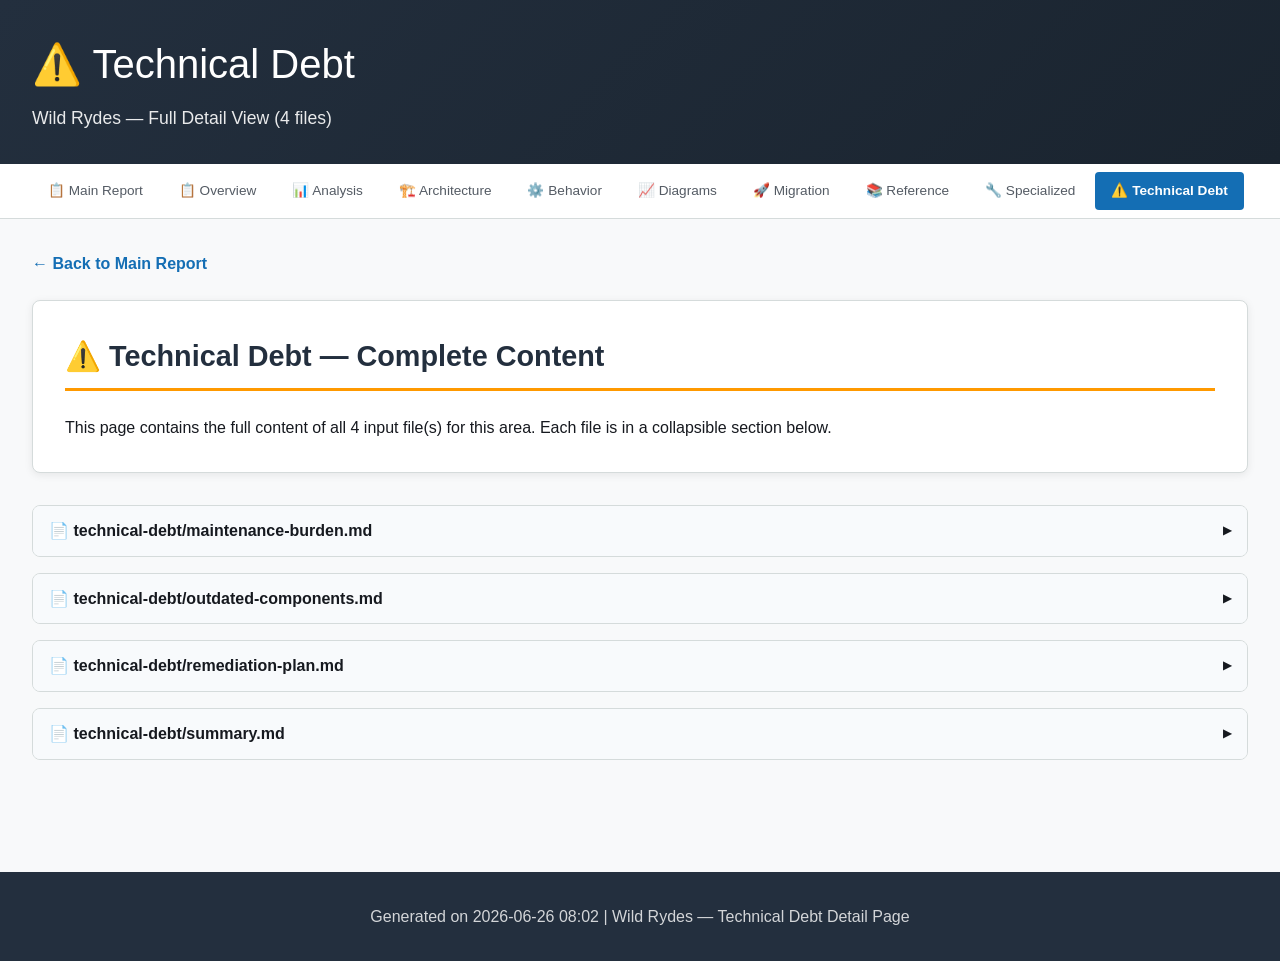
<file: atx-analysis-report/wildrydes/details-technical-debt.html>
<!DOCTYPE html>
<html lang="en">
<head>
  <meta charset="UTF-8">
  <meta name="viewport" content="width=device-width, initial-scale=1.0">
  <title>Technical Debt — Wild Rydes Detail</title>
  <style>
/*
 * AWS Transform Assessment Report — CSS Styles (Single Source of Truth)
 * 
 * Complete CSS for assessment reports (index.html + details-*.html).
 * Include the contents of this file in a <style> tag in each generated HTML file.
 * Do NOT link to this file — each HTML must be self-contained with inline CSS.
 */

/* Skip Link (Accessibility) */
.skip-link{position:absolute;top:-100%;left:1rem;background:var(--accent);color:#fff;padding:.75rem 1.5rem;border-radius:0 0 6px 6px;z-index:2000;font-weight:600;text-decoration:none;transition:top .2s}
.skip-link:focus{top:0}

:root{--primary:#232f3e;--secondary:#ff9900;--accent:#146eb4;--success:#1d8102;--warning:#ff9900;--danger:#d13212;--bg:#f8f9fa;--card:#fff;--text:#16191f;--text2:#545b64;--border:#d5dbdb;--code-bg:#f4f4f4;--font:-apple-system,BlinkMacSystemFont,'Segoe UI',Roboto,sans-serif;--mono:'SF Mono','Fira Code','Courier New',monospace}
*,*::before,*::after{box-sizing:border-box;margin:0;padding:0}
html{scroll-behavior:smooth}
body{font-family:var(--font);line-height:1.6;color:var(--text);background:var(--bg)}

/* Header */
.header{background:linear-gradient(135deg,var(--primary),#1a242f);color:#fff;padding:2rem 0;box-shadow:0 2px 8px rgba(0,0,0,.1)}
.header-content{max-width:1400px;margin:0 auto;padding:0 2rem}
.header-logo{display:flex;align-items:center;gap:1.5rem}
.aws-logo{height:48px;width:auto;filter:brightness(0) invert(1)}
.header h1{font-size:2.5rem;font-weight:300;margin-bottom:.5rem}
.header .subtitle{font-size:1.1rem;opacity:.9}
.critical-banner{background:linear-gradient(135deg,var(--danger),#a82a0c);color:#fff;padding:1.25rem 2rem;text-align:center;font-weight:500}
.critical-banner strong{font-size:1.2rem;display:block;margin-bottom:.25rem}

/* Container & Navigation */
.container{max-width:1400px;margin:0 auto;padding:2rem}
.page-nav{background:var(--card);border-bottom:1px solid var(--border);padding:.5rem 2rem;display:flex;gap:.25rem;flex-wrap:wrap;max-width:1400px;margin:0 auto}
.page-nav a{padding:.5rem 1rem;color:var(--text2);text-decoration:none;font-size:.85rem;border-radius:4px;transition:all .2s}
.page-nav a:hover{background:var(--bg);color:var(--text)}
.page-nav a.current{background:var(--accent);color:#fff;font-weight:600}

/* Tab Navigation */
.nav-tabs{display:flex;gap:.5rem;margin-bottom:2rem;flex-wrap:wrap;background:#fff;padding:1rem;border-radius:8px;box-shadow:0 2px 4px rgba(0,0,0,.05)}
.nav-tab{padding:.75rem 1.5rem;background:var(--bg);border:2px solid var(--border);border-radius:6px;cursor:pointer;transition:all .3s;font-weight:500;color:var(--text);font-size:.9rem}
.nav-tab:hover{background:var(--accent);color:#fff;border-color:var(--accent);transform:translateY(-2px)}
.nav-tab:focus-visible{outline:3px solid var(--accent);outline-offset:2px}
.nav-tab.active{background:var(--secondary);color:#fff;border-color:var(--secondary)}
.tab-content{display:none}
.tab-content.active{display:block;animation:fadeIn .3s ease}
@keyframes fadeIn{from{opacity:0;transform:translateY(10px)}to{opacity:1;transform:translateY(0)}}

/* Cards */
.card{background:var(--card);border:1px solid var(--border);border-radius:8px;padding:2rem;margin-bottom:2rem;box-shadow:0 2px 8px rgba(0,0,0,.08)}
.card h2{color:var(--primary);margin-bottom:1.5rem;font-size:1.8rem;border-bottom:3px solid var(--secondary);padding-bottom:.5rem}
.card h3{color:var(--accent);margin:1.5rem 0 1rem;font-size:1.4rem}
.card h4{color:var(--text);margin:1rem 0 .5rem;font-size:1.1rem}

/* Stats Grid */
.stats-grid{display:grid;grid-template-columns:repeat(auto-fit,minmax(220px,1fr));gap:1.5rem;margin:2rem 0}
.stat-card{background:linear-gradient(135deg,var(--card),#f0f3f5);padding:1.5rem;border-radius:8px;border-left:4px solid var(--accent);box-shadow:0 2px 4px rgba(0,0,0,.05)}
.stat-card.critical{border-left-color:var(--danger);background:linear-gradient(135deg,#fff5f5,#ffe6e6)}
.stat-card.warning{border-left-color:var(--warning);background:linear-gradient(135deg,#fffbf0,#fff4d6)}
.stat-card.success{border-left-color:var(--success);background:linear-gradient(135deg,#f0fff4,#d9f7e6)}
.stat-label{font-size:.9rem;color:var(--text2);text-transform:uppercase;letter-spacing:.5px;margin-bottom:.5rem}
.stat-value{font-size:2rem;font-weight:700}
.stat-description{font-size:.85rem;color:var(--text2);margin-top:.5rem}

/* Badges */
.badge{display:inline-block;padding:.25rem .75rem;border-radius:12px;font-size:.85rem;font-weight:600;text-transform:uppercase}
.badge-critical{background:var(--danger);color:#fff}
.badge-high{background:#ea580c;color:#fff}
.badge-medium{background:#ca8a04;color:#fff}
.badge-low{background:var(--success);color:#fff}
.badge-info{background:var(--accent);color:#fff}

/* Tables (responsive) */
.table-wrap{overflow-x:auto;-webkit-overflow-scrolling:touch;margin:1.5rem 0}
table{width:100%;border-collapse:collapse;margin:1.5rem 0;background:#fff;box-shadow:0 2px 4px rgba(0,0,0,.05)}
th{background:var(--primary);color:#fff;padding:1rem;text-align:left;font-weight:600}
td{padding:.75rem 1rem;border-bottom:1px solid var(--border)}
tr:hover{background:var(--bg)}

/* Code */
pre{background:var(--code-bg);color:var(--text);padding:1rem;border-radius:6px;overflow-x:auto;font-family:var(--mono);font-size:.85rem;border-left:4px solid var(--accent);margin:1rem 0;white-space:pre-wrap}
code{font-family:var(--mono);font-size:.9em}
:not(pre)>code{background:#f1f5f9;padding:.1rem .35rem;border-radius:3px;color:#be185d}

/* Alerts */
.alert{padding:1rem 1.5rem;border-radius:6px;margin:1.5rem 0;border-left:4px solid}
.alert-danger{background:#fff5f5;border-left-color:var(--danger);color:#721c24}
.alert-warning{background:#fffbf0;border-left-color:var(--warning);color:#856404}
.alert-info{background:#e7f3ff;border-left-color:var(--accent);color:#004085}
.alert-success{background:#f0fff4;border-left-color:var(--success);color:#155724}

/* Diagrams */
.diagram-container{background:#fff;border:2px solid var(--border);border-radius:12px;padding:2rem;margin:1.5rem 0}
.diagram-title{font-size:1.1rem;font-weight:700;color:var(--primary);text-align:center;margin-bottom:1.5rem;text-transform:uppercase;letter-spacing:1px}
.diagram-layers{display:flex;flex-direction:column;align-items:center;gap:.5rem}
.diagram-layer{width:100%;max-width:600px;padding:1rem 1.5rem;border-radius:8px;text-align:center}
.layer-label{font-weight:700;font-size:.85rem;text-transform:uppercase;letter-spacing:.5px;margin-bottom:.5rem}
.layer-components{display:flex;gap:.75rem;justify-content:center;flex-wrap:wrap}
.component{background:rgba(255,255,255,.8);padding:.3rem .8rem;border-radius:4px;font-size:.85rem;border:1px solid rgba(0,0,0,.1)}
.layer-presentation{background:linear-gradient(135deg,#e7f3ff,#cce5ff);border:1px solid #99caff}
.layer-business{background:linear-gradient(135deg,#fff4e6,#ffe8cc);border:1px solid #ffcc80}
.layer-data{background:linear-gradient(135deg,#e6f9e6,#ccf2cc);border:1px solid #80d980}
.diagram-arrow{font-size:1.5rem;color:var(--text2);text-align:center}

/* Flow Diagrams */
.flow-diagram{display:flex;align-items:center;gap:.5rem;flex-wrap:wrap;justify-content:center;padding:1.5rem;background:#fff;border:2px solid var(--border);border-radius:12px;margin:1.5rem 0}
.flow-node{padding:.75rem 1.25rem;border-radius:8px;font-weight:600;font-size:.85rem;text-align:center;min-width:100px}
.flow-node.client{background:#e7f3ff;border:2px solid #146eb4;color:#146eb4}
.flow-node.service{background:#fff4e6;border:2px solid #ff9900;color:#232f3e}
.flow-node.database{background:#e6f9e6;border:2px solid #1d8102;color:#1d8102}
.flow-node.external{background:#f5f5f5;border:2px dashed #545b64;color:#545b64}
.flow-arrow{font-size:1.25rem;color:var(--text2)}

/* AWS Diagrams */
.aws-diagram{background:linear-gradient(135deg,#fafbfc,#f0f3f5);border:2px solid var(--border);border-radius:12px;padding:2rem;margin:1.5rem 0}
.aws-diagram .aws-region{border:2px dashed #146eb4;border-radius:8px;padding:1.5rem;margin:1rem 0;position:relative}
.aws-diagram .aws-region::before{content:attr(data-label);position:absolute;top:-.75rem;left:1rem;background:#fff;padding:0 .5rem;font-size:.75rem;color:#146eb4;font-weight:600}
.aws-diagram .aws-service{display:inline-flex;align-items:center;gap:.5rem;padding:.5rem 1rem;background:#fff;border:1px solid var(--border);border-radius:6px;margin:.25rem;font-size:.85rem;box-shadow:0 1px 3px rgba(0,0,0,.08)}
.aws-diagram .aws-service .icon{font-size:1.25rem}

/* Collapsible Sections */
.collapsible{margin-bottom:1rem;border:1px solid var(--border);border-radius:8px;overflow:hidden}
.collapsible-header{padding:.75rem 1rem;background:#f8fafc;cursor:pointer;font-weight:600;display:flex;align-items:center;justify-content:space-between}
.collapsible-header:hover{background:#f1f5f9}
.collapsible-header::after{content:'▶';font-size:.7rem;transition:transform .2s}
.collapsible-header.expanded::after{transform:rotate(90deg)}
.collapsible-content{display:none;padding:1.5rem;border-top:1px solid var(--border)}
.collapsible-content.show{display:block}

/* Links & Buttons */
.back-link{color:var(--accent);text-decoration:none;font-weight:600;display:inline-block;margin-bottom:1.5rem}
.back-link:hover{text-decoration:underline}
.btn{display:inline-block;padding:.75rem 1.5rem;background:linear-gradient(135deg,#667eea,#764ba2);color:#fff;text-decoration:none;border-radius:6px;font-weight:600;transition:opacity .3s}
.btn:hover{opacity:.9}

/* Lists */
ul,ol{margin:1rem 0 1rem 2rem}
li{margin:.5rem 0}

/* Footer */
.footer{background:var(--primary);color:#fff;text-align:center;padding:2rem;margin-top:4rem}
.footer p{opacity:.8}

/* Responsive */
@media(max-width:768px){.nav-tabs{flex-direction:column}.stats-grid{grid-template-columns:1fr}.header h1{font-size:1.8rem}.page-nav{flex-direction:column}.readiness-score{flex-direction:column;text-align:center}.flow-diagram{gap:.25rem}.flow-node{min-width:80px;font-size:.75rem;padding:.5rem .75rem}}

/* Print */
@media print{.nav-tabs,.page-nav{display:none}.tab-content{display:block!important}.collapsible-content{display:block!important}pre{white-space:pre-wrap}
.tab-content:not(#tab-overview){page-break-before:always}
:root{--primary:#232f3e;--bg:#fff;--card:#fff;--text:#16191f;--text2:#545b64;--border:#d5dbdb;--code-bg:#f4f4f4}
}

/* Readiness Score */
.readiness-score{display:flex;align-items:center;gap:1.5rem;padding:1.5rem;border-radius:12px;margin:1.5rem 0}
.readiness-score.low{background:linear-gradient(135deg,#fff5f5,#ffe6e6);border:2px solid var(--danger)}
.readiness-score.medium{background:linear-gradient(135deg,#fffbf0,#fff4d6);border:2px solid var(--warning)}
.readiness-score.high{background:linear-gradient(135deg,#f0fff4,#d9f7e6);border:2px solid var(--success)}
.readiness-score .score-circle{width:100px;height:100px;border-radius:50%;display:flex;align-items:center;justify-content:center;flex-shrink:0}
.readiness-score .score-inner{width:80px;height:80px;border-radius:50%;background:#fff;display:flex;align-items:center;justify-content:center;font-size:1.8rem;font-weight:700}
.readiness-score .score-details{flex:1}
.readiness-score .score-details h4{margin:0 0 .5rem;font-size:1.2rem}
.readiness-score .score-details p{margin:0;font-size:.9rem;color:var(--text2)}

/* Tree Diagram */
.tree-diagram{font-family:var(--mono);font-size:.85rem;line-height:1.8;background:var(--code-bg);padding:1.5rem;border-radius:8px;border-left:4px solid var(--accent);margin:1.5rem 0;overflow-x:auto;white-space:pre}

/* Blockquotes */
blockquote{border-left:4px solid var(--accent);padding:.75rem 1.25rem;margin:1rem 0;background:var(--bg);color:var(--text2);font-style:italic}

/* Mermaid Fallback (rendered as code block on detail pages) */
.mermaid-fallback{font-family:var(--mono);font-size:.85rem;line-height:1.6;background:var(--code-bg);padding:1.5rem;border-radius:8px;border-left:4px solid #7c3aed;margin:1.5rem 0;overflow-x:auto;white-space:pre}
.mermaid-label{display:inline-block;background:#7c3aed;color:#fff;font-size:.7rem;font-weight:600;padding:.15rem .5rem;border-radius:3px;margin-bottom:.5rem;text-transform:uppercase;letter-spacing:.5px}

  </style>
</head>
<body>

<a href="#main-content" class="skip-link">Skip to main content</a>

  <div class="header">
    <div class="header-content">
      <h1>⚠️ Technical Debt</h1>
      <div class="subtitle">Wild Rydes — Full Detail View (4 files)</div>
    </div>
  </div>

  <div class="page-nav">
    <a href="index.html">📋 Main Report</a>
    <a href="details-overview.html">📋 Overview</a>
    <a href="details-analysis.html">📊 Analysis</a>
    <a href="details-architecture.html">🏗️ Architecture</a>
    <a href="details-behavior.html">⚙️ Behavior</a>
    <a href="details-diagrams.html">📈 Diagrams</a>
    <a href="details-migration.html">🚀 Migration</a>
    <a href="details-reference.html">📚 Reference</a>
    <a href="details-specialized.html">🔧 Specialized</a>
    <a href="details-technical-debt.html" class="current">⚠️ Technical Debt</a>
  </div>

  <div class="container" id="main-content">
    <a href="index.html" class="back-link">← Back to Main Report</a>

    <div class="card">
      <h2>⚠️ Technical Debt — Complete Content</h2>
      <p>This page contains the full content of all 4 input file(s) for this area. Each file is in a collapsible section below.</p>
    </div>

    <div class="collapsible">
  <div class="collapsible-header">📄 technical-debt/maintenance-burden.md</div>
  <div class="collapsible-content">
    <h1>Maintenance Burden</h1>

<h2>High-Maintenance Areas</h2>

<h3>1. Authentication System</h3>
<ul>
  <li><strong>Location:</strong> <code>UserController.cs</code>, <code>Protected.cs</code></li>
  <li><strong>Burden:</strong> Custom session-based auth without standard framework support</li>
  <li><strong>Issues:</strong></li>
  <li>No built-in session timeout configuration exposed</li>
  <li>No &quot;remember me&quot; functionality</li>
  <li>No password reset workflow</li>
  <li>No account lockout after failed attempts</li>
  <li>Password hashing logic duplicated in two files</li>
  <li><strong>Impact:</strong> Every authentication feature must be built from scratch</li>
</ul>

<h3>2. AWS Credential Management</h3>
<ul>
  <li><strong>Location:</strong> <code>RideController.cs</code> constructor</li>
  <li><strong>Burden:</strong> Cognito credentials created per-controller instantiation</li>
  <li><strong>Issues:</strong></li>
  <li>No credential caching or pooling</li>
  <li>Credentials renewed on every request (RideController is not singleton)</li>
  <li>No graceful handling of credential expiry</li>
  <li><strong>Impact:</strong> Potential performance issues and AWS API throttling</li>
</ul>

<h3>3. Database Context Management</h3>
<ul>
  <li><strong>Location:</strong> All controllers</li>
  <li><strong>Burden:</strong> Each controller creates and disposes its own <code>DefaultContext</code></li>
  <li><strong>Issues:</strong></li>
  <li>No connection pooling configuration</li>
  <li>No retry logic for transient failures</li>
  <li>No unit of work pattern for cross-controller operations</li>
  <li><strong>Impact:</strong> Difficult to add transaction boundaries or shared state</li>
</ul>

<h3>4. Windows-Only Infrastructure</h3>
<ul>
  <li><strong>Location:</strong> <code>Dockerfile</code>, <code>.csproj</code>, all .NET Framework dependencies</li>
  <li><strong>Burden:</strong> Cannot run on Linux CI/CD, restricted to Windows hosts</li>
  <li><strong>Issues:</strong></li>
  <li>Windows Docker containers require Windows Server hosts</li>
  <li>Limited Kubernetes support (Windows node pools only)</li>
  <li>Large image sizes increase deployment time</li>
  <li>Windows Server licensing costs</li>
  <li><strong>Impact:</strong> Significant infrastructure cost and limited deployment flexibility</li>
</ul>

<h3>5. Committed Binary References</h3>
<ul>
  <li><strong>Location:</strong> <code>references/packages/</code>, <code>references/reference assemblies/</code></li>
  <li><strong>Burden:</strong> NuGet packages and framework assemblies committed to source control</li>
  <li><strong>Issues:</strong></li>
  <li>Repository size bloated with binary DLLs</li>
  <li>Manual update process for dependencies</li>
  <li>No NuGet restore workflow</li>
  <li>Version conflicts harder to detect</li>
  <li><strong>Impact:</strong> Slow clones, manual dependency management</li>
</ul>

<h2>Moderate-Maintenance Areas</h2>

<h3>6. Map Tile Proxy</h3>
<ul>
  <li><strong>Location:</strong> <code>RideController.GetMapTile()</code></li>
  <li><strong>Burden:</strong> Server-side proxy for every map tile request</li>
  <li><strong>Issues:</strong></li>
  <li>All map traffic flows through application server</li>
  <li>No CDN caching</li>
  <li>Single hour cache directive (client-side only)</li>
  <li><strong>Impact:</strong> Server load proportional to map interactions</li>
</ul>

<h3>7. Mixed API Patterns</h3>
<ul>
  <li><strong>Location:</strong> <code>RideController</code> (CreateRide, ReverseGeocode return JSON; Map, Index return views)</li>
  <li><strong>Burden:</strong> Same controller handles both page rendering and API endpoints</li>
  <li><strong>Issues:</strong></li>
  <li>No consistent error response format</li>
  <li>Authentication applied inconsistently</li>
  <li>No API versioning or documentation</li>
  <li><strong>Impact:</strong> Difficult to separate concerns or add API consumers</li>
</ul>

<h2>Low-Maintenance Areas</h2>

<h3>8. Unicorn CRUD</h3>
<ul>
  <li><strong>Location:</strong> <code>UnicornController.cs</code></li>
  <li><strong>Burden:</strong> Standard scaffolded CRUD, straightforward</li>
  <li><strong>Issues:</strong> Minor - Color field not bound in Create action (likely bug)</li>
</ul>

<h3>9. Home Page</h3>
<ul>
  <li><strong>Location:</strong> <code>HomeController.cs</code></li>
  <li><strong>Burden:</strong> Minimal - single action returning a view</li>
</ul>

<h2>Cross-References</h2>

<ul>
  <li><a href="summary.md">Summary</a></li>
  <li><a href="remediation-plan.md">Remediation Plan</a></li>
  <li><a href="../architecture/patterns.md">Patterns</a></li>
</ul>

  </div>
</div>
<div class="collapsible">
  <div class="collapsible-header">📄 technical-debt/outdated-components.md</div>
  <div class="collapsible-content">
    <h1>Outdated Components</h1>

<h2>Runtime and Framework (Severity: High)</h2>

<h3>.NET Framework 4.8.1</h3>
<ul>
  <li><strong>Status:</strong> Maintenance-only (no new features, security patches only)</li>
  <li><strong>Current:</strong> 4.8.1</li>
  <li><strong>Recommended:</strong> .NET 8 or .NET 9 (cross-platform, actively developed)</li>
  <li><strong>Impact:</strong> Windows-only lock-in, no access to modern C# features (records, pattern matching improvements, global usings), no cross-platform deployment, limited cloud-native support</li>
  <li><strong>Migration Path:</strong> Port to .NET 8+ using .NET Upgrade Assistant or manual migration</li>
</ul>

<h3>ASP.NET MVC 5.3.0</h3>
<ul>
  <li><strong>Status:</strong> Legacy, no further development</li>
  <li><strong>Current:</strong> 5.3.0</li>
  <li><strong>Recommended:</strong> ASP.NET Core MVC (part of .NET 8+)</li>
  <li><strong>Impact:</strong> No middleware pipeline, no built-in DI, no minimal APIs, no cross-platform web server (Kestrel)</li>
  <li><strong>Migration Path:</strong> Migrate controllers to ASP.NET Core MVC, replace System.Web dependencies</li>
</ul>

<h3>Entity Framework 6.5.1</h3>
<ul>
  <li><strong>Status:</strong> Maintenance-only</li>
  <li><strong>Current:</strong> 6.5.1</li>
  <li><strong>Recommended:</strong> Entity Framework Core 8+ </li>
  <li><strong>Impact:</strong> Missing performance features (compiled queries by default, split queries), no cross-platform, limited LINQ translation improvements</li>
  <li><strong>Migration Path:</strong> Migrate DbContext and models to EF Core, update LINQ queries for compatibility</li>
</ul>

<h2>Dependencies (Severity: Medium)</h2>

<h3>Modernizr 2.8.3</h3>
<ul>
  <li><strong>Status:</strong> Largely obsolete for modern browser targets</li>
  <li><strong>Current:</strong> 2.8.3 (released 2014)</li>
  <li><strong>Recommended:</strong> Remove entirely; modern browsers support HTML5/CSS3 features natively</li>
  <li><strong>Impact:</strong> Unnecessary JavaScript payload, no functional value for Bootstrap 5 which already handles graceful degradation</li>
</ul>

<h3>WebGrease 1.6.0</h3>
<ul>
  <li><strong>Status:</strong> Obsolete, unmaintained</li>
  <li><strong>Current:</strong> 1.6.0</li>
  <li><strong>Recommended:</strong> Remove; use modern bundling (webpack, esbuild, or ASP.NET Core bundling)</li>
  <li><strong>Impact:</strong> Build-time dependency only, but represents unmaintained code</li>
</ul>

<h3>Antlr 3.5.0.2</h3>
<ul>
  <li><strong>Status:</strong> Very old (Antlr 4 is current)</li>
  <li><strong>Current:</strong> 3.5.0.2</li>
  <li><strong>Recommended:</strong> Remove (only needed as WebGrease dependency)</li>
  <li><strong>Impact:</strong> Transitive dependency, removed when WebGrease is removed</li>
</ul>

<h3>Leaflet.js 1.7.1</h3>
<ul>
  <li><strong>Status:</strong> Outdated (current is 1.9.x)</li>
  <li><strong>Current:</strong> 1.7.1</li>
  <li><strong>Recommended:</strong> Update to Leaflet 1.9.x</li>
  <li><strong>Impact:</strong> Missing bug fixes and performance improvements</li>
</ul>

<h2>Infrastructure (Severity: Medium)</h2>

<h3>Windows Server Core LTSC 2019 Docker Image</h3>
<ul>
  <li><strong>Status:</strong> Aging base image</li>
  <li><strong>Current:</strong> <code>mcr.microsoft.com/dotnet/framework/aspnet:4.8-windowsservercore-ltsc2019</code></li>
  <li><strong>Recommended:</strong> Linux-based .NET 8+ image (<code>mcr.microsoft.com/dotnet/aspnet:8.0</code>)</li>
  <li><strong>Impact:</strong> ~5GB image size (vs ~200MB for Linux), limited orchestration platform support, Windows licensing costs</li>
</ul>

<h3>SQL Server LocalDB</h3>
<ul>
  <li><strong>Status:</strong> Development-only database</li>
  <li><strong>Current:</strong> LocalDB</li>
  <li><strong>Recommended:</strong> Amazon RDS for SQL Server, Amazon Aurora PostgreSQL, or Amazon DynamoDB</li>
  <li><strong>Impact:</strong> Not suitable for production, no HA/DR capabilities</li>
</ul>

<h2>AWS SDK (Current - No Action Required)</h2>

<table><thead><tr><th>Package</th><th>Version</th><th>Status</th></tr></thead><tbody><tr><td>AWSSDK.Core</td><td>4.0.0.17</td><td>Current (AWS SDK for .NET v4)</td></tr><tr><td>AWSSDK.CognitoIdentity</td><td>4.0.0.15</td><td>Current</td></tr><tr><td>AWSSDK.LocationService</td><td>4.0.1</td><td>Current</td></tr><tr><td>AWSSDK.SecurityToken</td><td>4.0.1.6</td><td>Current</td></tr></tbody></table>

<h2>Frontend Libraries (Current - No Action Required)</h2>

<table><thead><tr><th>Package</th><th>Version</th><th>Status</th></tr></thead><tbody><tr><td>Bootstrap</td><td>5.3.7</td><td>Current</td></tr><tr><td>jQuery</td><td>3.7.1</td><td>Current</td></tr><tr><td>jQuery.Validation</td><td>1.21.0</td><td>Current</td></tr><tr><td>Newtonsoft.Json</td><td>13.0.3</td><td>Current</td></tr></tbody></table>

<h2>Cross-References</h2>

<ul>
  <li><a href="summary.md">Summary</a></li>
  <li><a href="remediation-plan.md">Remediation Plan</a></li>
  <li><a href="../architecture/dependencies.md">Dependencies</a></li>
</ul>

  </div>
</div>
<div class="collapsible">
  <div class="collapsible-header">📄 technical-debt/remediation-plan.md</div>
  <div class="collapsible-content">
    <h1>Remediation Plan</h1>

<h2>Priority 1: Critical Security Fixes (Severity: High)</h2>

<h3>1.1 Replace SHA-256 Password Hashing</h3>
<ul>
  <li><strong>Current:</strong> <code>SHA256.Create().ComputeHash()</code> without salt</li>
  <li><strong>Action:</strong> Replace with bcrypt, scrypt, or PBKDF2 with per-user salt</li>
  <li><strong>Files:</strong> <code>UserController.cs</code> (line 95), <code>Configuration.cs</code> (line 56)</li>
  <li><strong>Complexity:</strong> Medium (must re-hash all existing passwords or force reset)</li>
</ul>

<h3>1.2 Fix Open Redirect Vulnerability</h3>
<ul>
  <li><strong>Current:</strong> <code>Redirect(Request.QueryString[&quot;or&quot;])</code> - accepts any URL</li>
  <li><strong>Action:</strong> Validate redirect URL is local using <code>Url.IsLocalUrl()</code></li>
  <li><strong>File:</strong> <code>UserController.cs</code> (line 50)</li>
  <li><strong>Complexity:</strong> Low</li>
</ul>

<h3>1.3 Add CSRF Protection to API Endpoints</h3>
<ul>
  <li><strong>Current:</strong> <code>CreateRide</code> and <code>ReverseGeocode</code> lack <code>[ValidateAntiForgeryToken]</code></li>
  <li><strong>Action:</strong> Add anti-forgery validation or implement token-based API auth</li>
  <li><strong>File:</strong> <code>RideController.cs</code></li>
  <li><strong>Complexity:</strong> Low</li>
</ul>

<h3>1.4 Remove Hardcoded Credentials from Seed Data</h3>
<ul>
  <li><strong>Current:</strong> Default user <code>user@unicornrides.aws</code> / <code>Passw0rd</code> in source</li>
  <li><strong>Action:</strong> Move to environment-specific seed mechanism or remove</li>
  <li><strong>File:</strong> <code>Configuration.cs</code></li>
  <li><strong>Complexity:</strong> Low</li>
</ul>

<h2>Priority 2: Platform Modernization (Severity: High)</h2>

<h3>2.1 Migrate to .NET 8+</h3>
<ul>
  <li><strong>Current:</strong> .NET Framework 4.8.1</li>
  <li><strong>Action:</strong> Port application to .NET 8 using .NET Upgrade Assistant</li>
  <li><strong>Key Changes:</strong></li>
  <li>Replace <code>System.Web.Mvc</code> with <code>Microsoft.AspNetCore.Mvc</code></li>
  <li>Replace <code>System.Web.HttpContext</code> with <code>Microsoft.AspNetCore.Http</code></li>
  <li>Migrate <code>Web.config</code> to <code>appsettings.json</code></li>
  <li>Replace <code>Global.asax</code> with <code>Program.cs</code> / <code>Startup.cs</code></li>
  <li>Add dependency injection for DbContext and AWS clients</li>
  <li><strong>Complexity:</strong> High (affects all files)</li>
</ul>

<h3>2.2 Migrate Entity Framework 6 to EF Core</h3>
<ul>
  <li><strong>Current:</strong> Entity Framework 6.5.1</li>
  <li><strong>Action:</strong> Port DbContext, models, and migrations to EF Core 8</li>
  <li><strong>Key Changes:</strong></li>
  <li>Update DbContext configuration</li>
  <li>Recreate migrations</li>
  <li>Update LINQ queries for EF Core compatibility</li>
  <li>Replace complex type configuration</li>
  <li><strong>Complexity:</strong> Medium</li>
</ul>

<h3>2.3 Containerize on Linux</h3>
<ul>
  <li><strong>Current:</strong> Windows Server Core Docker image (~5GB)</li>
  <li><strong>Action:</strong> After .NET 8 migration, switch to Linux-based image (~200MB)</li>
  <li><strong>Complexity:</strong> Low (after .NET 8 migration)</li>
</ul>

<h2>Priority 3: Architecture Improvements (Severity: Medium)</h2>

<h3>3.1 Introduce Dependency Injection</h3>
<ul>
  <li><strong>Action:</strong> Register DbContext and AWS clients in DI container</li>
  <li><strong>Benefit:</strong> Testability, lifetime management, configuration flexibility</li>
  <li><strong>Complexity:</strong> Medium</li>
</ul>

<h3>3.2 Separate API and MVC Concerns</h3>
<ul>
  <li><strong>Action:</strong> Create dedicated API controller for JSON endpoints, keep MVC controllers for views</li>
  <li><strong>Benefit:</strong> Clear separation, easier to add API consumers</li>
  <li><strong>Complexity:</strong> Medium</li>
</ul>

<h3>3.3 Implement Proper Authentication</h3>
<ul>
  <li><strong>Action:</strong> Replace custom session auth with ASP.NET Core Identity or integrate Cognito for user auth</li>
  <li><strong>Benefit:</strong> Industry-standard security, built-in features (lockout, 2FA, password reset)</li>
  <li><strong>Complexity:</strong> High</li>
</ul>

<h3>3.4 Add Credential Caching for AWS Clients</h3>
<ul>
  <li><strong>Action:</strong> Register AWS clients as singletons with credential refresh</li>
  <li><strong>Benefit:</strong> Reduced API calls, better performance</li>
  <li><strong>Complexity:</strong> Low</li>
</ul>

<h2>Priority 4: Quality Infrastructure (Severity: Low)</h2>

<h3>4.1 Add Unit Test Project</h3>
<ul>
  <li><strong>Action:</strong> Create test project with xUnit/NUnit, add tests for business logic</li>
  <li><strong>Complexity:</strong> Medium</li>
</ul>

<h3>4.2 Remove Committed Binaries</h3>
<ul>
  <li><strong>Action:</strong> Delete <code>references/</code> folder, configure NuGet package restore</li>
  <li><strong>Complexity:</strong> Low</li>
</ul>

<h3>4.3 Remove Obsolete Libraries</h3>
<ul>
  <li><strong>Action:</strong> Remove Modernizr, WebGrease, Antlr; update bundling approach</li>
  <li><strong>Complexity:</strong> Low</li>
</ul>

<h2>Recommended Execution Order</h2>

<ol>
  <li>Security fixes (1.1-1.4) - Immediate</li>
  <li>Platform migration (2.1-2.3) - Next phase</li>
  <li>Architecture improvements (3.1-3.4) - During/after migration</li>
  <li>Quality infrastructure (4.1-4.3) - Ongoing</li>
</ol>

<h2>Cross-References</h2>

<ul>
  <li><a href="outdated-components.md">Outdated Components</a></li>
  <li><a href="maintenance-burden.md">Maintenance Burden</a></li>
  <li><a href="../technical-debt-report.md">Technical Debt Report</a></li>
  <li><a href="../migration/component-order.md">Migration - Component Order</a></li>
</ul>

  </div>
</div>
<div class="collapsible">
  <div class="collapsible-header">📄 technical-debt/summary.md</div>
  <div class="collapsible-content">
    <h1>Technical Debt Summary</h1>

<h2>Overview</h2>

<p>The Wild Rydes application carries technical debt across multiple dimensions: platform obsolescence, security weaknesses, architectural rigidity, and absent quality assurance infrastructure. The most critical issues relate to the .NET Framework 4.8.1 platform lock-in and security vulnerabilities.</p>

<h2>Debt Categories</h2>

<h3>1. Platform and Runtime (Severity: High)</h3>
<ul>
  <li>.NET Framework 4.8.1 is in maintenance-only mode</li>
  <li>Windows-only deployment capability</li>
  <li>No path to cross-platform or cloud-native without rewrite/migration</li>
</ul>

<h3>2. Security Vulnerabilities (Severity: High)</h3>
<ul>
  <li>SHA-256 password hashing without salt (vulnerable to rainbow table attacks)</li>
  <li>Open redirect in login flow</li>
  <li>Missing CSRF protection on JSON API endpoints</li>
  <li>Exception messages leaked to clients</li>
  <li>Hardcoded credentials in seed data</li>
</ul>

<h3>3. Framework Obsolescence (Severity: High)</h3>
<ul>
  <li>ASP.NET MVC 5 superseded by ASP.NET Core (no further development)</li>
  <li>Entity Framework 6 superseded by EF Core</li>
</ul>

<h3>4. Architectural Debt (Severity: Medium)</h3>
<ul>
  <li>No dependency injection</li>
  <li>Tight coupling between controllers and data access</li>
  <li>Duplicated code (password hashing in two locations)</li>
  <li>Mixed authentication patterns (attribute vs manual session check)</li>
  <li>Fat controller (RideController handles too many concerns)</li>
</ul>

<h3>5. Testing Debt (Severity: Low)</h3>
<ul>
  <li>Zero test coverage</li>
  <li>No test project exists</li>
  <li>No testing framework referenced</li>
</ul>

<h3>6. Infrastructure Debt (Severity: Medium)</h3>
<ul>
  <li>Windows Server Core Docker images (~5GB+)</li>
  <li>SQL Server LocalDB not suitable for production</li>
  <li>AWS config uses placeholder values</li>
</ul>

<h2>Impact Assessment</h2>

<table><thead><tr><th>Area</th><th>Impact</th></tr></thead><tbody><tr><td>Security</td><td>Active vulnerabilities exploitable in production</td></tr><tr><td>Scalability</td><td>Windows containers limit orchestration options</td></tr><tr><td>Maintainability</td><td>No tests make changes high-risk</td></tr><tr><td>Portability</td><td>Windows-only, cannot run on Linux/containers easily</td></tr><tr><td>Cost</td><td>Windows licensing, large container images</td></tr></tbody></table>

<h2>Cross-References</h2>

<ul>
  <li><a href="outdated-components.md">Outdated Components</a></li>
  <li><a href="maintenance-burden.md">Maintenance Burden</a></li>
  <li><a href="remediation-plan.md">Remediation Plan</a></li>
  <li><a href="../technical-debt-report.md">Technical Debt Report</a></li>
</ul>

  </div>
</div>
  </div>

  <div class="footer">
    <p>Generated on 2026-06-26 08:02 | Wild Rydes — Technical Debt Detail Page</p>
  </div>

  <script>
  (function() {
    document.querySelectorAll('.collapsible-header').forEach(function(h) {
      function toggle() {
        h.classList.toggle('expanded');
        h.nextElementSibling.classList.toggle('show');
      }
      h.addEventListener('click', toggle);
      h.addEventListener('keydown', function(e) {
        if (e.key === 'Enter' || e.key === ' ') { e.preventDefault(); toggle(); }
      });
    });
  })();
  </script>
</body>
</html>
</file>
